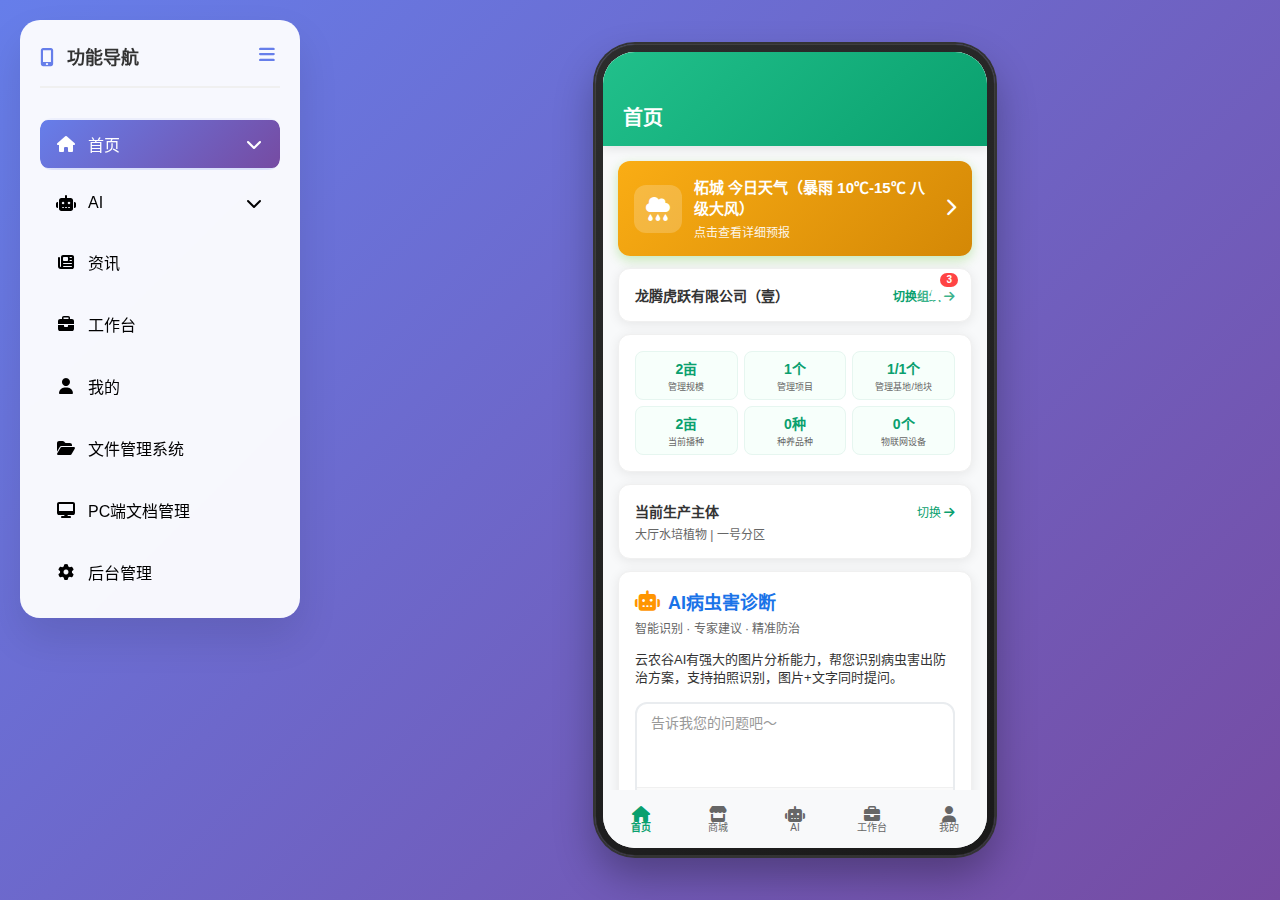
<file: index.html>
<!DOCTYPE html>
<html lang="zh-CN">
<head>
    <meta charset="UTF-8">
    <meta name="viewport" content="width=device-width, initial-scale=1.0">
    <title>移动端产品原型演示</title>
    <!-- Font Awesome 图标库：优先 jsDelivr，国内访问更稳定 -->
    <link rel="preconnect" href="https://cdn.jsdelivr.net" crossorigin>
    <link rel="stylesheet" href="https://cdn.jsdelivr.net/npm/@fortawesome/fontawesome-free@6.4.0/css/all.min.css" crossorigin="anonymous">
    <link rel="stylesheet" href="styles/main.css">
    <link rel="stylesheet" href="styles/yield-agent.css">
    <link rel="stylesheet" href="yield-prediction-styles.css">
</head>
<body>
    <div class="prototype-container">
        <!-- 左侧导航菜单 -->
        <div class="sidebar" id="sidebar">
            <div class="sidebar-header">
                <h3><i class="fas fa-mobile-alt"></i> 功能导航</h3>
                <button class="toggle-btn" id="toggleBtn">
                    <i class="fas fa-bars"></i>
                </button>
            </div>
            
            <nav class="nav-menu">
                <div class="nav-section">
                    <div class="nav-item main-item clickable-main" data-page="home" onclick="loadPage('home')">
                        <i class="fas fa-home"></i>
                        <span>首页</span>
                        <i class="fas fa-chevron-down arrow"></i>
                    </div>
                    <div class="sub-menu">
                        <div class="nav-item sub-item" data-page="fieldWorkstation">
                            <i class="fas fa-microchip"></i>
                            <span>田间工作站</span>
                        </div>
                        <div class="nav-item sub-item" data-page="farmCalendar">
                            <i class="fas fa-calendar-alt"></i>
                            <span>农事日历</span>
                        </div>
                        <div class="nav-item sub-item" data-page="plantingPlan">
                            <i class="fas fa-seedling"></i>
                            <span>种植计划</span>
                        </div>
                        <div class="nav-item sub-item" data-page="addFarmActivity">
                            <i class="fas fa-plus-circle"></i>
                            <span>添加农事活动</span>
                        </div>
                        <div class="nav-item sub-item" data-page="aiServiceEffect">
                            <i class="fas fa-book"></i>
                            <span>农事方案库</span>
                        </div>
                        <div class="nav-item sub-item" data-page="farmServiceRecord">
                            <i class="fas fa-plus-square"></i>
                            <span>新建农事方案</span>
                        </div>
                    </div>
                </div>
                <!-- 新增：商城、AI诊断、工作台、我的 入口 -->
                <!-- 商城菜单已隐藏 -->
                <div class="nav-section">
                    <div class="nav-item main-item" data-page="ai">
                        <i class="fas fa-robot"></i>
                        <span>AI</span>
                        <i class="fas fa-chevron-down arrow"></i>
                    </div>
                    <div class="sub-menu">
                        <div class="nav-item sub-item" data-page="aiChatCenter">
                            <i class="fas fa-comments"></i>
                            <span>AI对话</span>
                        </div>
                        <div class="nav-item sub-item" data-page="agentMarket">
                            <i class="fas fa-th-large"></i>
                            <span>智能体广场</span>
                        </div>
                        <div class="nav-item sub-item" data-page="mySubscriptions">
                            <i class="fas fa-star"></i>
                            <span>我的订阅</span>
                        </div>
                        <div class="nav-item sub-item" onclick="loadWeatherDisasterHome()">
                            <i class="fas fa-cloud-sun-rain"></i>
                            <span>气象灾害预警</span>
                        </div>
                        <div class="nav-item sub-item" onclick="enterPriceAgent('小麦')">
                            <i class="fas fa-dollar-sign"></i>
                            <span>小麦价格智能体</span>
                        </div>
                        <div class="nav-item sub-item" onclick="loadYieldPredictionHome()">
                            <i class="fas fa-seedling"></i>
                            <span>产量预测智能体</span>
                        </div>
                    </div>
                </div>
                <div class="nav-section">
                    <div class="nav-item main-item" data-page="newsList">
                        <i class="fas fa-newspaper"></i>
                        <span>资讯</span>
                    </div>
                </div>
                <div class="nav-section">
                    <div class="nav-item main-item" data-page="workbench">
                        <i class="fas fa-briefcase"></i>
                        <span>工作台</span>
                    </div>
                </div>
                <div class="nav-section">
                    <div class="nav-item main-item" data-page="profile">
                        <i class="fas fa-user"></i>
                        <span>我的</span>
                    </div>
                </div>
                <div class="nav-section">
                    <div class="nav-item main-item clickable-main" data-page="docPerformance" onclick="loadPage('docPerformance')">
                        <i class="fas fa-folder-open"></i>
                        <span>文件管理系统</span>
                    </div>
                </div>
                <div class="nav-section">
                    <a class="nav-item main-item" href="doc-management.html" target="_blank" style="text-decoration:none;color:inherit;">
                        <i class="fas fa-desktop"></i>
                        <span>PC端文档管理</span>
                    </a>
                </div>
                <div class="nav-section">
                    <a class="nav-item main-item" href="admin.html" target="_blank" style="text-decoration:none;color:inherit;">
                        <i class="fas fa-cog"></i>
                        <span>后台管理</span>
                    </a>
                </div>
            </nav>
        </div>
        
        <!-- 手机壳容器 -->
        <div class="phone-container">
            <div class="phone-frame">
                <div class="phone-screen">
                    <div class="phone-content" id="phoneContent">
                        <!-- 页面内容将通过JavaScript动态加载 -->
                    </div>
                </div>
            </div>
        </div>
    </div>
    
    <script src="scripts/main.js"></script>
</body>
</html>
</file>
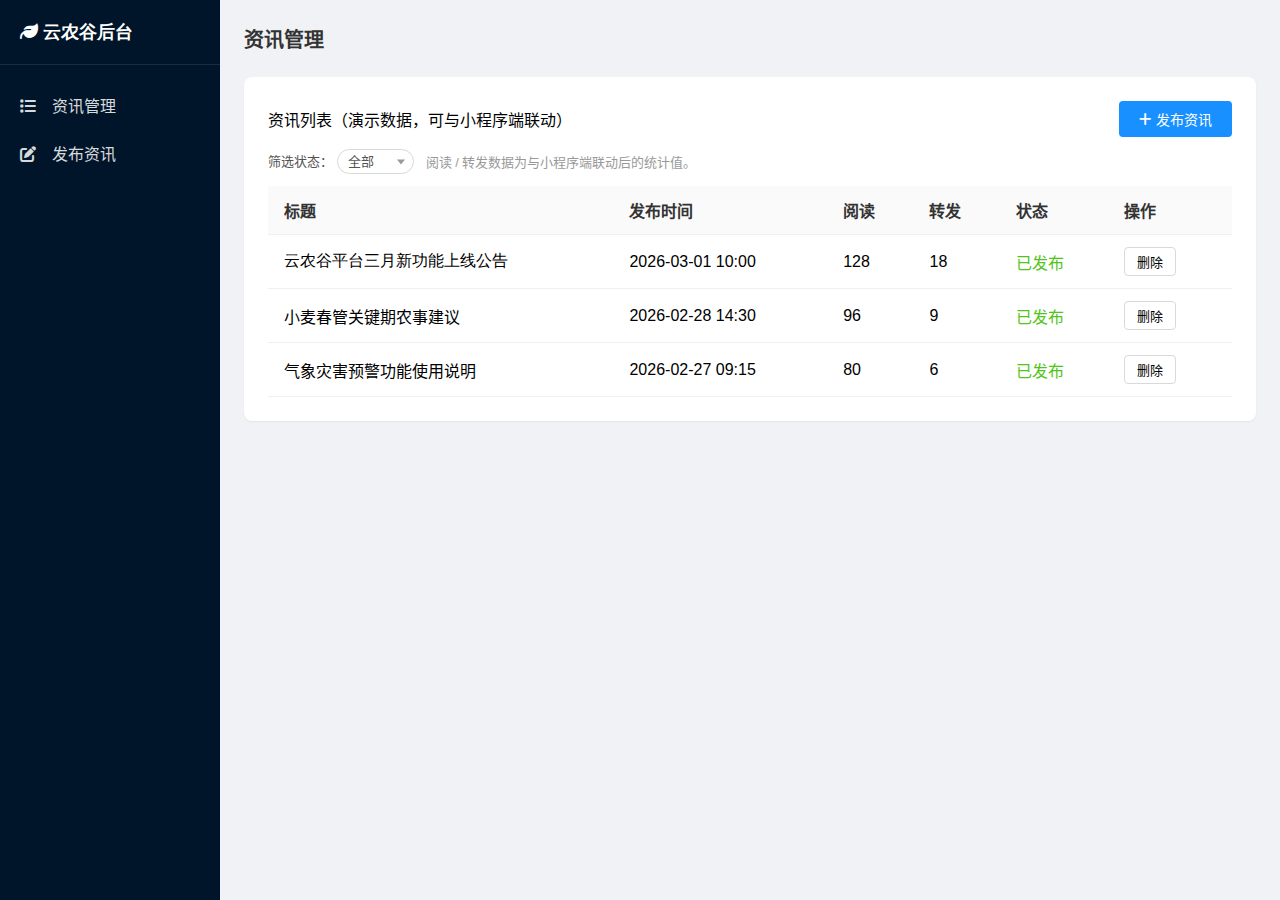
<file: admin.html>
<!DOCTYPE html>
<html lang="zh-CN">
<head>
    <meta charset="UTF-8">
    <meta name="viewport" content="width=device-width, initial-scale=1.0">
    <title>云农谷后台 - 资讯管理</title>
    <link rel="preconnect" href="https://cdn.jsdelivr.net" crossorigin>
    <link rel="stylesheet" href="https://cdn.jsdelivr.net/npm/@fortawesome/fontawesome-free@6.4.0/css/all.min.css" crossorigin="anonymous">
    <style>
        * { margin: 0; padding: 0; box-sizing: border-box; }
        body { font-family: -apple-system, BlinkMacSystemFont, 'Segoe UI', Roboto, sans-serif; background: #f0f2f5; min-height: 100vh; }
        .admin-layout { display: flex; min-height: 100vh; }
        .admin-sidebar { width: 220px; background: #001529; color: #fff; padding: 20px 0; }
        .admin-sidebar h2 { padding: 0 20px 20px; font-size: 18px; border-bottom: 1px solid rgba(255,255,255,0.1); margin-bottom: 16px; }
        .admin-nav-item { display: block; padding: 12px 20px; color: rgba(255,255,255,0.85); text-decoration: none; cursor: pointer; transition: background 0.2s; }
        .admin-nav-item:hover { background: rgba(255,255,255,0.1); color: #fff; }
        .admin-nav-item.active { background: #1890ff; color: #fff; }
        .admin-nav-item i { margin-right: 10px; width: 18px; }
        .admin-main { flex: 1; padding: 24px; overflow: auto; }
        .admin-header { margin-bottom: 24px; font-size: 20px; font-weight: 600; color: #333; }
        .admin-card { background: #fff; border-radius: 8px; box-shadow: 0 1px 2px rgba(0,0,0,0.06); padding: 24px; margin-bottom: 16px; }
        .admin-table { width: 100%; border-collapse: collapse; }
        .admin-table th, .admin-table td { padding: 12px 16px; text-align: left; border-bottom: 1px solid #f0f0f0; }
        .admin-table th { background: #fafafa; font-weight: 600; color: #333; }
        .admin-table .ops { white-space: nowrap; }
        .admin-table .ops button { margin-right: 8px; padding: 4px 12px; border-radius: 4px; border: 1px solid #d9d9d9; background: #fff; cursor: pointer; font-size: 13px; }
        .admin-table .ops button:hover { border-color: #1890ff; color: #1890ff; }
        .admin-table .ops button.danger:hover { border-color: #ff4d4f; color: #ff4d4f; }
        .status-published { color: #52c41a; }
        .status-draft { color: #faad14; }
        .status-deleted { color: #999; text-decoration: line-through; }
        .btn-primary { padding: 8px 20px; background: #1890ff; color: #fff; border: none; border-radius: 4px; cursor: pointer; font-size: 14px; }
        .btn-primary:hover { background: #40a9ff; }
        .form-group { margin-bottom: 16px; }
        .form-group label { display: block; margin-bottom: 6px; font-weight: 500; color: #333; }
        .form-group input[type="text"], .form-group textarea { width: 100%; padding: 8px 12px; border: 1px solid #d9d9d9; border-radius: 4px; font-size: 14px; }
        .cover-input-row { display: flex; align-items: center; gap: 8px; max-width: 480px; }
        .cover-input-row input[type="text"] { flex: 1; }
        .cover-upload-btn {
            position: relative;
            overflow: hidden;
            border: 1px dashed #d9d9d9;
            border-radius: 4px;
            padding: 6px 10px;
            font-size: 12px;
            color: #666;
            cursor: pointer;
            display: flex;
            align-items: center;
            gap: 4px;
            background: #fafafa;
        }
        .cover-upload-btn input[type="file"] {
            position: absolute;
            inset: 0;
            opacity: 0;
            cursor: pointer;
        }
        .cover-tip { margin-top: 4px; font-size: 12px; color: #999; }
        .cover-preview { margin-top: 8px; }
        .cover-preview img {
            width: 160px;
            height: 90px;
            object-fit: cover;
            border-radius: 6px;
            border: 1px solid #e5e5e5;
            background: #f5f5f5;
            display: block;
        }
        .form-actions { margin-top: 24px; display: flex; gap: 12px; }
        .form-actions button { padding: 8px 20px; border-radius: 4px; cursor: pointer; font-size: 14px; }
        .form-actions .btn-draft { background: #fff; border: 1px solid #d9d9d9; color: #666; }
        .form-actions .btn-draft:hover { border-color: #1890ff; color: #1890ff; }
        .filter-row { margin-bottom: 12px; display: flex; gap: 12px; align-items: center; font-size: 13px; }
        .filter-row .filter-label { color: #555; }
        .admin-filter-select-wrap {
            position: relative;
            display: inline-block;
        }
        .admin-filter-select-wrap select {
            appearance: none;
            -webkit-appearance: none;
            -moz-appearance: none;
            padding: 4px 26px 4px 10px;
            border-radius: 16px;
            border: 1px solid #d9d9d9;
            background: #fff;
            font-size: 13px;
            color: #555;
            cursor: pointer;
            outline: none;
        }
        .admin-filter-select-wrap::after {
            content: '';
            position: absolute;
            right: 9px;
            top: 50%;
            transform: translateY(-50%);
            width: 0;
            height: 0;
            border-left: 4px solid transparent;
            border-right: 4px solid transparent;
            border-top: 5px solid #999;
            pointer-events: none;
        }
        .page-section { display: none; }
        .page-section.active { display: block; }
        .empty-tip { color: #999; text-align: center; padding: 40px 20px; }
        .editor-toolbar { border: 1px solid #d9d9d9; border-bottom: none; border-radius: 4px 4px 0 0; padding: 6px 8px; background: #fafafa; display: flex; gap: 6px; flex-wrap: wrap; }
        .editor-toolbar button { border: 1px solid #d9d9d9; background: #fff; border-radius: 4px; padding: 4px 8px; font-size: 12px; cursor: pointer; display: flex; align-items: center; gap: 4px; }
        .editor-toolbar button:hover { border-color: #1890ff; color: #1890ff; }
        .editor-toolbar .toolbar-divider {
            width: 1px;
            align-self: stretch;
            background: #e0e0e0;
            margin: 0 4px;
        }
        .rich-editor { border: 1px solid #d9d9d9; border-radius: 0 0 4px 4px; min-height: 160px; padding: 8px 12px; background: #fff; overflow-y: auto; }
        .rich-editor:focus { outline: none; border-color: #1890ff; box-shadow: 0 0 0 1px rgba(24,144,255,0.2); }
        .rich-editor p { margin-bottom: 8px; }
        .rich-editor img { max-width: 100%; border-radius: 6px; margin: 8px 0; display: block; }
        .rich-editor hr.editor-hr { border: none; border-top: 1px dashed #d9d9d9; margin: 12px 0; }
        .rich-editor .editor-highlight-block {
            background: #fffbe6;
            border-left: 4px solid #faad14;
            padding: 8px 10px;
            border-radius: 4px;
            font-size: 13px;
            color: #664314;
            margin: 8px 0;
        }
        .rich-editor pre.editor-code-block {
            background: #1e1e1e;
            color: #f8f8f2;
            padding: 8px 10px;
            border-radius: 4px;
            font-family: Consolas, Menlo, Monaco, monospace;
            overflow-x: auto;
            font-size: 12px;
            margin: 8px 0;
        }
        .rich-editor blockquote.editor-quote {
            border-left: 3px solid #d9d9d9;
            margin: 8px 0;
            padding: 4px 10px;
            color: #666;
            background: #fafafa;
            font-size: 13px;
        }
        /* 编辑器内视频占位样式（与前台资讯详情风格接近的简化版） */
        .rich-editor .news-video-placeholder {
            margin: 16px 0;
            border-radius: 6px;
            background: #1a1a1a;
            border: 1px solid #333;
            min-height: 140px;
            display: flex;
            align-items: center;
            justify-content: center;
        }
        .rich-editor .news-video-inner {
            display: flex;
            flex-direction: column;
            align-items: center;
            gap: 6px;
            color: rgba(255,255,255,0.9);
            font-size: 13px;
        }
        .rich-editor .news-video-inner i {
            font-size: 40px;
            color: #21c08b;
        }
    </style>
</head>
<body>
    <div class="admin-layout">
        <aside class="admin-sidebar">
            <h2><i class="fas fa-leaf"></i> 云农谷后台</h2>
            <a class="admin-nav-item" data-page="list"><i class="fas fa-list"></i> 资讯管理</a>
            <a class="admin-nav-item" data-page="publish"><i class="fas fa-edit"></i> 发布资讯</a>
        </aside>
        <main class="admin-main">
            <div class="admin-header">资讯管理</div>

            <section id="section-list" class="page-section active admin-card">
                <div style="margin-bottom:12px;display:flex;justify-content:space-between;align-items:center;">
                    <span>资讯列表（演示数据，可与小程序端联动）</span>
                    <button class="btn-primary" onclick="showPage('publish')"><i class="fas fa-plus"></i> 发布资讯</button>
                </div>
                <div class="filter-row">
                    <div class="filter-label">
                        筛选状态：
                        <span class="admin-filter-select-wrap">
                            <select id="adminFilterStatus" onchange="renderList()">
                                <option value="all">全部</option>
                                <option value="published">已发布</option>
                                <option value="draft">草稿</option>
                                <option value="deleted">已删除</option>
                            </select>
                        </span>
                    </div>
                    <div style="color:#999;">阅读 / 转发数据为与小程序端联动后的统计值。</div>
                </div>
                <table class="admin-table">
                    <thead>
                        <tr><th>标题</th><th>发布时间</th><th>阅读</th><th>转发</th><th>状态</th><th>操作</th></tr>
                    </thead>
                    <tbody id="adminNewsTbody"></tbody>
                </table>
                <div id="adminListEmpty" class="empty-tip" style="display:none;">暂无资讯，请点击「发布资讯」添加</div>
            </section>

            <section id="section-publish" class="page-section admin-card">
                <div class="admin-header" style="margin-bottom:20px;">发布资讯</div>
                <form id="adminNewsForm" onsubmit="return submitNews(event)">
                    <div class="form-group">
                        <label>标题</label>
                        <input type="text" id="newsTitle" placeholder="请输入资讯标题" required>
                    </div>
                    <div class="form-group">
                        <label>封面图 <span style="color:#ff4d4f;font-size:12px;">（可上传图片或填写 URL；如均为空，将自动使用系统默认封面）</span></label>
                        <div class="cover-input-row">
                            <input type="text" id="newsCover" placeholder="输入图片 URL 或使用默认封面">
                            <label class="cover-upload-btn">
                                <i class="fas fa-upload"></i><span>上传图片</span>
                                <input type="file" id="newsCoverFile" accept="image/*" onchange="handleCoverFileChange(event)">
                            </label>
                        </div>
                        <div class="cover-tip">建议 16:9 横图，大小 &lt; 1MB。支持上传本地图片或填写线上图片地址。</div>
                        <div class="cover-preview">
                            <img id="newsCoverPreviewImg" src="" alt="封面预览">
                        </div>
                    </div>
                    <div class="form-group">
                        <label>摘要</label>
                        <input type="text" id="newsSummary" placeholder="简短摘要">
                    </div>
                    <div class="form-group">
                        <label>正文（富文本，支持标题 / 颜色 / 分割线 / 高亮块 / 代码块 / 引用等）</label>
                        <div class="editor-toolbar">
                            <button type="button" onclick="applyHeading('h2')"><i class="fas fa-heading"></i>标题</button>
                            <button type="button" onclick="applyHeading('p')"><i class="fas fa-paragraph"></i>正文</button>
                            <span class="toolbar-divider"></span>
                            <button type="button" onclick="editorCommand('bold')"><i class="fas fa-bold"></i>加粗</button>
                            <button type="button" onclick="editorCommand('insertUnorderedList')"><i class="fas fa-list-ul"></i>列表</button>
                            <button type="button" onclick="changeFontColor()"><i class="fas fa-palette"></i>文字颜色</button>
                            <button type="button" onclick="insertDivider()"><i class="fas fa-minus"></i>分割线</button>
                            <button type="button" onclick="insertHighlightBlock()"><i class="fas fa-highlighter"></i>高亮块</button>
                            <button type="button" onclick="insertQuoteBlock()"><i class="fas fa-quote-left"></i>引用</button>
                            <button type="button" onclick="insertCodeBlock()"><i class="fas fa-code"></i>代码块</button>
                            <button type="button" onclick="insertEditorImage()"><i class="fas fa-image"></i>插入图片</button>
                            <button type="button" onclick="insertEditorVideo()"><i class="fas fa-play-circle"></i>插入视频</button>
                        </div>
                        <div id="newsContent" class="rich-editor" contenteditable="true"></div>
                    </div>
                    <div class="form-actions">
                        <button type="submit" class="btn-primary">发布</button>
                        <button type="button" class="btn-draft" onclick="saveDraft()">存草稿</button>
                    </div>
                </form>
            </section>
        </main>
    </div>
    <script>
        var STORAGE_KEY = 'yunng_news_list';
        var DEFAULT_COVER = 'data:image/svg+xml;utf8,' + encodeURIComponent(
            '<svg xmlns="http://www.w3.org/2000/svg" width="220" height="140" viewBox="0 0 220 140">' +
            '<defs><linearGradient id="g" x1="0" y1="0" x2="1" y2="1"><stop offset="0" stop-color="#21c08b"/><stop offset="1" stop-color="#0aa06e"/></linearGradient></defs>' +
            '<rect x="0" y="0" width="220" height="140" rx="16" fill="#f5f5f5"/>' +
            '<rect x="10" y="10" width="200" height="120" rx="14" fill="url(#g)"/>' +
            '<circle cx="60" cy="70" r="22" fill="rgba(255,255,255,0.18)"/>' +
            '<circle cx="140" cy="60" r="16" fill="rgba(255,255,255,0.32)"/>' +
            '<path d="M46 82 L70 58 L98 86" fill="none" stroke="white" stroke-width="3" stroke-linecap="round" stroke-linejoin="round"/>' +
            '<text x="110" y="108" text-anchor="middle" font-size="14" fill="white" font-weight="600">云农谷资讯</text>' +
            '</svg>'
        );
        var DEFAULT_LIST = [
            { id: 'news1', title: '云农谷平台三月新功能上线公告', cover: DEFAULT_COVER, summary: '产量预测、价格行情等能力全面升级', content: '<p>尊敬的用户：云农谷平台将于本月上线产量预测智能体、小麦/玉米/大豆价格行情等新功能，敬请体验。</p>', publishTime: '2026-03-01 10:00', status: 'published', readCount: 128, shareCount: 18 },
            { id: 'news2', title: '小麦春管关键期农事建议', cover: DEFAULT_COVER, summary: '针对当前苗情与天气的田间管理要点', content: '<p>当前小麦处于返青至拔节期，建议关注墒情与病虫害。</p>', publishTime: '2026-02-28 14:30', status: 'published', readCount: 96, shareCount: 9 },
            { id: 'news3', title: '气象灾害预警功能使用说明', cover: DEFAULT_COVER, summary: '如何在小程序内查看与订阅预警', content: '<p>云农谷已接入气象灾害预警服务。</p>', publishTime: '2026-02-27 09:15', status: 'published', readCount: 80, shareCount: 6 }
        ];

        function getList() {
            try {
                var raw = localStorage.getItem(STORAGE_KEY);
                if (raw) {
                    var list = JSON.parse(raw);
                    if (Array.isArray(list) && list.length > 0) return list;
                }
            } catch (e) {}
            return DEFAULT_LIST.slice();
        }

        function setList(list) {
            localStorage.setItem(STORAGE_KEY, JSON.stringify(list));
        }

        function showPage(page) {
            document.querySelectorAll('.page-section').forEach(function(el) { el.classList.remove('active'); });
            document.querySelectorAll('.admin-nav-item').forEach(function(el) { el.classList.remove('active'); });
            var section = document.getElementById('section-' + page);
            var nav = document.querySelector('.admin-nav-item[data-page="' + page + '"]');
            if (section) section.classList.add('active');
            if (nav) nav.classList.add('active');
            if (page === 'list') renderList();
            if (page === 'publish') syncCoverPreviewFromInput();
        }

        function renderList() {
            var list = getList();
            var tbody = document.getElementById('adminNewsTbody');
            var empty = document.getElementById('adminListEmpty');
            var filterSelect = document.getElementById('adminFilterStatus');
            var filterStatus = filterSelect ? filterSelect.value : 'all';
            if (!tbody) return;
            if (!Array.isArray(list) || list.length === 0) {
                tbody.innerHTML = '';
                if (empty) empty.style.display = 'block';
                return;
            }
            var filtered = list.filter(function(n) {
                if (!filterStatus || filterStatus === 'all') return true;
                return n.status === filterStatus;
            });
            if (filtered.length === 0) {
                tbody.innerHTML = '';
                if (empty) empty.style.display = 'block';
                return;
            }
            if (empty) empty.style.display = 'none';
            tbody.innerHTML = filtered.map(function(n) {
                var statusClass = n.status === 'published' ? 'status-published' : (n.status === 'draft' ? 'status-draft' : 'status-deleted');
                var statusText = n.status === 'published' ? '已发布' : (n.status === 'draft' ? '草稿' : '已删除');
                var reads = typeof n.readCount === 'number' ? n.readCount : 0;
                var shares = typeof n.shareCount === 'number' ? n.shareCount : 0;
                return '<tr><td>' + escapeHtml(n.title) + '</td><td>' + escapeHtml(n.publishTime || '') + '</td><td>' + reads + '</td><td>' + shares + '</td><td><span class="' + statusClass + '">' + statusText + '</span></td><td class="ops"><button type="button" onclick="deleteNews(\'' + n.id + '\')">删除</button></td></tr>';
            }).join('');
        }

        function escapeHtml(s) {
            if (!s) return '';
            var div = document.createElement('div');
            div.textContent = s;
            return div.innerHTML;
        }

        function deleteNews(id) {
            if (!confirm('确定删除这条资讯吗？删除后小程序端将不再展示，但后台仍可在“已删除”列表中查看。（演示）')) return;
            var list = getList().map(function(n) {
                if (n.id === id) {
                    return Object.assign({}, n, { status: 'deleted' });
                }
                return n;
            });
            setList(list);
            renderList();
            alert('已标记为已删除（演示）');
        }

        function setCoverPreview(src) {
            var img = document.getElementById('newsCoverPreviewImg');
            if (img) {
                img.src = src || DEFAULT_COVER;
            }
        }

        function handleCoverFileChange(e) {
            var file = e.target.files && e.target.files[0];
            if (!file) return;
            var reader = new FileReader();
            reader.onload = function(ev) {
                var url = ev.target && ev.target.result ? ev.target.result : '';
                var input = document.getElementById('newsCover');
                if (input) input.value = url;
                setCoverPreview(url || DEFAULT_COVER);
            };
            reader.readAsDataURL(file);
        }

        function syncCoverPreviewFromInput() {
            var input = document.getElementById('newsCover');
            var val = input ? input.value.trim() : '';
            setCoverPreview(val || DEFAULT_COVER);
        }

        function getEditorHtml() {
            var editor = document.getElementById('newsContent');
            return editor ? editor.innerHTML.trim() : '';
        }

        function clearEditor() {
            var editor = document.getElementById('newsContent');
            if (editor) editor.innerHTML = '';
        }

        function editorCommand(cmd) {
            try {
                document.execCommand(cmd, false, null);
            } catch (e) {}
        }

        function applyHeading(tag) {
            try {
                var block = tag && tag.toUpperCase ? tag.toUpperCase() : 'P';
                document.execCommand('formatBlock', false, block);
            } catch (e) {}
        }

        function changeFontColor() {
            var color = prompt('请输入文字颜色（例如：#21c08b 或 red）');
            if (!color) return;
            try {
                document.execCommand('foreColor', false, color);
            } catch (e) {}
        }

        function insertHtmlToEditor(html) {
            var editor = document.getElementById('newsContent');
            if (!editor) return;
            editor.focus();
            try {
                if (document.queryCommandSupported && document.queryCommandSupported('insertHTML')) {
                    document.execCommand('insertHTML', false, html);
                } else {
                    editor.innerHTML += html;
                }
            } catch (e) {
                editor.innerHTML += html;
            }
        }

        function insertDivider() {
            insertHtmlToEditor('<hr class="editor-hr" />');
        }

        function insertHighlightBlock() {
            var selection = window.getSelection ? window.getSelection().toString() : '';
            var text = selection || '高亮内容示例，可在此输入重点提示信息。';
            insertHtmlToEditor('<div class="editor-highlight-block">' + escapeHtml(text) + '</div>');
        }

        function insertQuoteBlock() {
            var selection = window.getSelection ? window.getSelection().toString() : '';
            var text = selection || '这里是一段引用示例内容。';
            insertHtmlToEditor('<blockquote class="editor-quote">' + escapeHtml(text) + '</blockquote>');
        }

        function insertCodeBlock() {
            var code = '// 在此粘贴示例代码';
            insertHtmlToEditor('<pre class="editor-code-block"><code>' + escapeHtml(code) + '</code></pre>');
        }

        function insertEditorImage() {
            var url = prompt('请输入图片 URL');
            if (!url) return;
            try {
                document.execCommand('insertImage', false, url);
            } catch (e) {
                var editor = document.getElementById('newsContent');
                if (editor) {
                    editor.innerHTML += '<p><img src="' + url + '" alt="图片" /></p>';
                }
            }
        }

        function insertEditorVideo() {
            var desc = prompt('请输入视频说明（如：示例演示视频）');
            if (desc === null) return;
            desc = desc.trim() || '示例视频';
            var editor = document.getElementById('newsContent');
            if (!editor) return;
            var html = '<div class="news-video-placeholder"><div class="news-video-inner"><i class="fas fa-play-circle"></i><span>'
                + desc.replace(/</g, '&lt;').replace(/>/g, '&gt;')
                + '</span></div></div>';
            editor.innerHTML += html;
        }

        function submitNews(e) {
            e.preventDefault();
            var title = document.getElementById('newsTitle').value.trim();
            var coverInput = document.getElementById('newsCover');
            var cover = coverInput ? coverInput.value.trim() : '';
            if (!cover) cover = DEFAULT_COVER;
            var summary = document.getElementById('newsSummary').value.trim();
            var content = getEditorHtml();
            if (!title) { alert('请填写标题'); return false; }
            var list = getList();
            var now = new Date();
            var timeStr = now.getFullYear() + '-' + String(now.getMonth()+1).padStart(2,'0') + '-' + String(now.getDate()).padStart(2,'0') + ' ' + String(now.getHours()).padStart(2,'0') + ':' + String(now.getMinutes()).padStart(2,'0');
            var id = 'news' + Date.now();
            list.unshift({ id: id, title: title, cover: cover, summary: summary, content: content || '', publishTime: timeStr, status: 'published', readCount: 0 });
            setList(list);
            document.getElementById('adminNewsForm').reset();
            clearEditor();
            alert('发布成功（演示）。刷新小程序首页可看到最新资讯。');
            showPage('list');
            return false;
        }

        function saveDraft() {
            var title = document.getElementById('newsTitle').value.trim();
            if (!title) { alert('请至少填写标题'); return; }
            var list = getList();
            var id = 'news' + Date.now();
            var now = new Date();
            var timeStr = now.getFullYear() + '-' + String(now.getMonth()+1).padStart(2,'0') + '-' + String(now.getDate()).padStart(2,'0') + ' ' + String(now.getHours()).padStart(2,'0') + ':' + String(now.getMinutes()).padStart(2,'0');
            var coverInput = document.getElementById('newsCover');
            var cover = coverInput ? coverInput.value.trim() : '';
            if (!cover) cover = DEFAULT_COVER;
            list.unshift({ id: id, title: title, cover: cover, summary: document.getElementById('newsSummary').value.trim(), content: getEditorHtml(), publishTime: timeStr, status: 'draft', readCount: 0 });
            setList(list);
            document.getElementById('adminNewsForm').reset();
            clearEditor();
            alert('已存为草稿（演示）');
            showPage('list');
        }

        document.querySelectorAll('.admin-nav-item').forEach(function(el) {
            el.addEventListener('click', function() { showPage(this.getAttribute('data-page')); });
        });
        // 初始封面预览与事件绑定
        syncCoverPreviewFromInput();
        var coverInput = document.getElementById('newsCover');
        if (coverInput) {
            coverInput.addEventListener('blur', syncCoverPreviewFromInput);
        }
        renderList();
    </script>
</body>
</html>
</file>
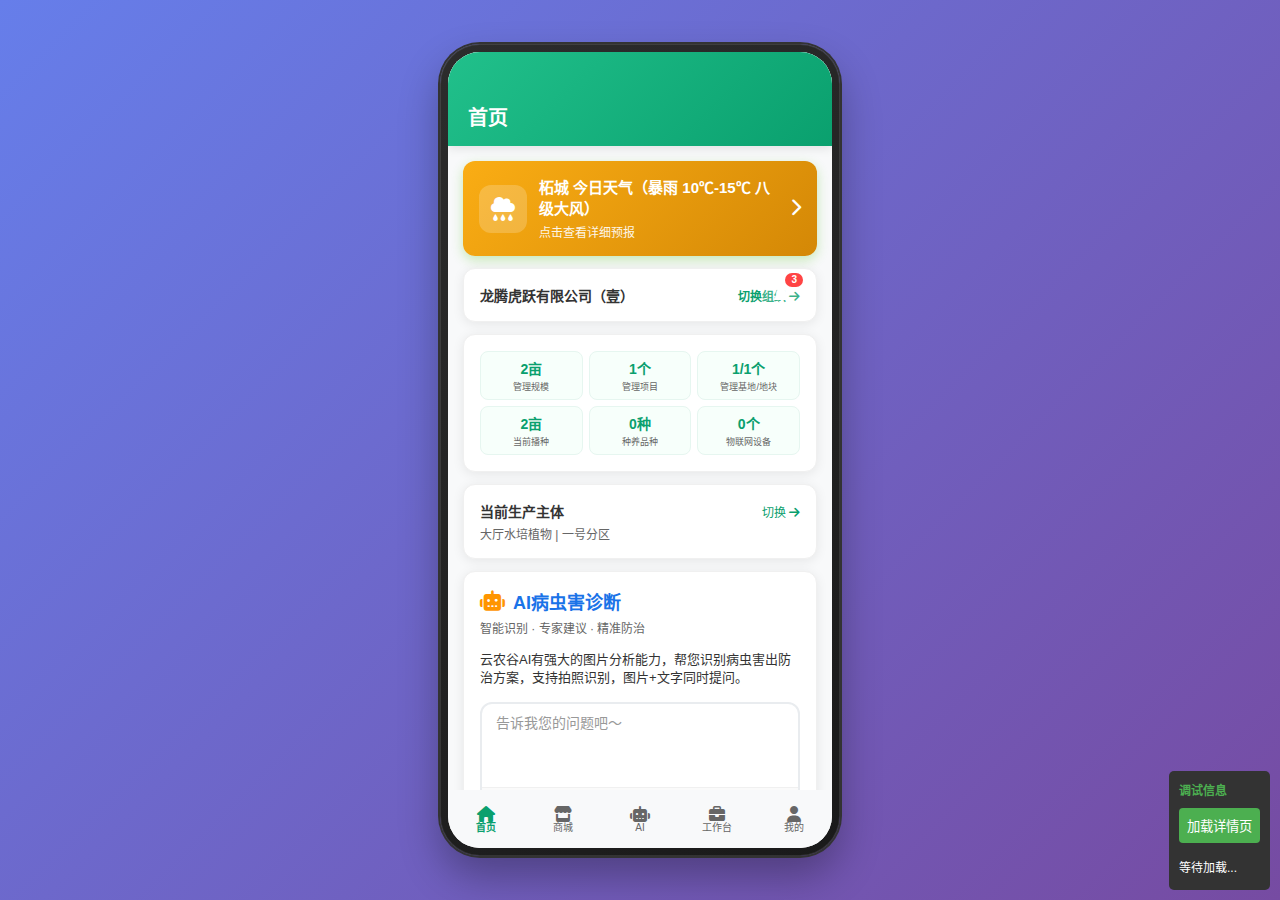
<file: debug-detail.html>
<!DOCTYPE html>
<html lang="zh-CN">
<head>
    <meta charset="UTF-8">
    <meta name="viewport" content="width=device-width, initial-scale=1.0">
    <title>详情页调试</title>
    <link rel="preconnect" href="https://cdn.jsdelivr.net" crossorigin>
    <link rel="stylesheet" href="https://cdn.jsdelivr.net/npm/@fortawesome/fontawesome-free@6.4.0/css/all.min.css" crossorigin="anonymous">
    <link rel="stylesheet" href="styles/main.css">
    <style>
        .debug-info {
            position: fixed;
            bottom: 10px;
            right: 10px;
            background: #333;
            color: white;
            padding: 10px;
            border-radius: 5px;
            font-size: 12px;
            max-width: 300px;
            z-index: 9999;
        }
        .debug-info h4 {
            margin: 0 0 10px 0;
            color: #4CAF50;
        }
        .debug-info p {
            margin: 5px 0;
        }
    </style>
</head>
<body>
    <div class="prototype-container">
        <div class="phone-container">
            <div class="phone-frame">
                <div class="phone-screen">
                    <div class="phone-content" id="phoneContent">
                        <!-- 手动加载详情页 -->
                        <div class="mobile-page price-report-page">
                            <div class="mobile-header">
                                <button class="back-btn">
                                    <i class="fas fa-arrow-left"></i>
                                </button>
                                <div class="header-title">
                                    <h1 id="priceReportTitle">小麦价格AI分析报告</h1>
                                </div>
                            </div>
                            <div class="price-report-content" id="priceReportContent">
                                <div style="text-align:center;padding:50px;color:#999;">
                                    点击下方按钮加载详情...
                                </div>
                            </div>
                        </div>
                    </div>
                </div>
            </div>
        </div>
    </div>
    
    <div class="debug-info">
        <h4>调试信息</h4>
        <button onclick="loadDebugReport()" style="width:100%;padding:8px;margin-bottom:10px;background:#4CAF50;color:white;border:none;border-radius:4px;cursor:pointer;">
            加载详情页
        </button>
        <p id="debugStatus">等待加载...</p>
    </div>
    
    <script src="scripts/main.js"></script>
    <script>
        function loadDebugReport() {
            const statusEl = document.getElementById('debugStatus');
            statusEl.innerHTML = '开始加载...';
            
            try {
                const container = document.getElementById('priceReportContent');
                if (!container) {
                    statusEl.innerHTML = '<span style="color:red;">✗ 容器未找到</span>';
                    return;
                }
                
                statusEl.innerHTML = '容器已找到<br>';
                
                // 检查函数是否存在
                if (typeof generatePriceAnalysisReport !== 'function') {
                    statusEl.innerHTML += '<span style="color:red;">✗ 函数不存在</span>';
                    return;
                }
                
                statusEl.innerHTML += '函数已找到<br>';
                
                // 检查数据
                if (typeof priceAgentData === 'undefined') {
                    statusEl.innerHTML += '<span style="color:red;">✗ 数据不存在</span>';
                    return;
                }
                
                statusEl.innerHTML += '数据已找到<br>';
                
                // 调用函数
                generatePriceAnalysisReport(container, '小麦', '河南');
                
                statusEl.innerHTML += '<span style="color:#4CAF50;">✓ 加载完成！</span>';
            } catch (error) {
                statusEl.innerHTML = '<span style="color:red;">错误: ' + error.message + '</span>';
                console.error('详细错误:', error);
            }
        }
        
        // 页面加载完成后自动执行
        window.addEventListener('load', function() {
            console.log('页面加载完成，2秒后自动加载详情...');
            setTimeout(loadDebugReport, 2000);
        });
    </script>
</body>
</html>
</file>
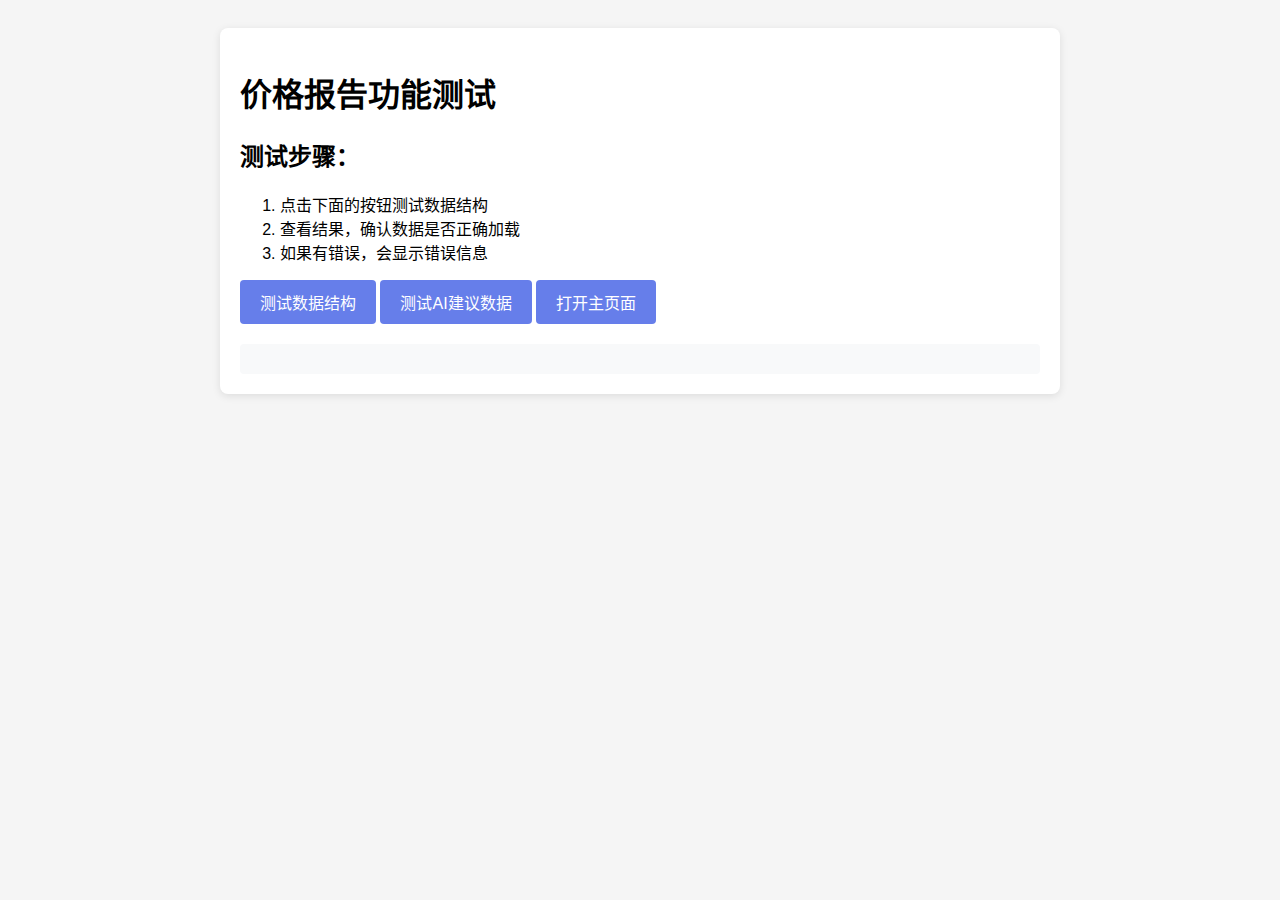
<file: test-price-report.html>
<!DOCTYPE html>
<html lang="zh-CN">
<head>
    <meta charset="UTF-8">
    <meta name="viewport" content="width=device-width, initial-scale=1.0">
    <title>价格报告测试</title>
    <style>
        body {
            font-family: Arial, sans-serif;
            padding: 20px;
            background: #f5f5f5;
        }
        .test-container {
            max-width: 800px;
            margin: 0 auto;
            background: white;
            padding: 20px;
            border-radius: 8px;
            box-shadow: 0 2px 8px rgba(0,0,0,0.1);
        }
        button {
            padding: 10px 20px;
            background: #667eea;
            color: white;
            border: none;
            border-radius: 4px;
            cursor: pointer;
            font-size: 16px;
        }
        button:hover {
            background: #5568d3;
        }
        #result {
            margin-top: 20px;
            padding: 15px;
            background: #f8f9fa;
            border-radius: 4px;
        }
        .error {
            color: red;
        }
        .success {
            color: green;
        }
    </style>
</head>
<body>
    <div class="test-container">
        <h1>价格报告功能测试</h1>
        
        <h2>测试步骤：</h2>
        <ol>
            <li>点击下面的按钮测试数据结构</li>
            <li>查看结果，确认数据是否正确加载</li>
            <li>如果有错误，会显示错误信息</li>
        </ol>
        
        <button onclick="testData()">测试数据结构</button>
        <button onclick="testAIAdvice()">测试AI建议数据</button>
        <button onclick="window.open('index.html', '_blank')">打开主页面</button>
        
        <div id="result"></div>
    </div>
    
    <script>
        // 复制主要的数据结构进行测试
        const testPriceData = {
            '小麦': {
                name: '小麦',
                region: '河南',
                currentPrice: 2.65,
                priceUnit: '元/斤',
                change: 0.08,
                changePercent: 3.1,
                insight: '受雨雪影响，河南局部看涨',
                shortTermForecast: '预计未来3-5天价格将继续保持上涨态势，受降雪天气影响，运输成本上升，建议密切关注天气变化及市场动态。',
                historyData: [
                    { date: '01-04', price: 2.50 },
                    { date: '01-05', price: 2.52 },
                    { date: '01-06', price: 2.55 },
                    { date: '01-07', price: 2.58 },
                    { date: '01-08', price: 2.60 },
                    { date: '01-09', price: 2.62 },
                    { date: '01-10', price: 2.65 }
                ],
                regionData: [
                    { region: '河南', price: 2.65, trend: 'up' },
                    { region: '山东', price: 2.62, trend: 'stable' },
                    { region: '河北', price: 2.60, trend: 'up' }
                ],
                aiAdvice: {
                    trend: 'up',
                    summary: '短期内价格将保持上涨趋势',
                    details: [
                        '天气因素：降雪天气影响运输，推高物流成本，支撑价格上涨',
                        '市场需求：春节前备货需求旺盛，面粉企业采购积极',
                        '供应情况：农户惜售情绪较浓，市场流通粮源偏紧',
                        '政策面：收储政策平稳，市场运行正常',
                        '建议：当前价格处于合理区间，可根据自身情况选择出售时机，建议分批次出售降低风险'
                    ],
                    risks: ['天气转好后运输成本下降', '市场供应量增加', '节后需求回落'],
                    opportunities: ['春节前备货需求持续', '天气因素持续影响', '农户惜售支撑价格']
                }
            }
        };
        
        function testData() {
            const resultDiv = document.getElementById('result');
            const data = testPriceData['小麦'];
            
            let html = '<h3>数据检查结果：</h3>';
            
            // 检查基础数据
            html += '<div class="success">✓ 基础数据存在</div>';
            html += `<p>名称：${data.name}</p>`;
            html += `<p>地区：${data.region}</p>`;
            html += `<p>当前价格：¥${data.currentPrice}/斤</p>`;
            html += `<p>涨跌：${data.change >= 0 ? '+' : ''}${data.change} (${data.changePercent}%)</p>`;
            
            // 检查短期预测
            if (data.shortTermForecast) {
                html += '<div class="success">✓ 短期预测数据存在</div>';
                html += `<p>短期预测：${data.shortTermForecast}</p>`;
            } else {
                html += '<div class="error">✗ 短期预测数据缺失</div>';
            }
            
            // 检查AI建议
            if (data.aiAdvice) {
                html += '<div class="success">✓ AI建议数据存在</div>';
            } else {
                html += '<div class="error">✗ AI建议数据缺失</div>';
            }
            
            resultDiv.innerHTML = html;
        }
        
        function testAIAdvice() {
            const resultDiv = document.getElementById('result');
            const data = testPriceData['小麦'];
            
            let html = '<h3>AI建议详细检查：</h3>';
            
            if (!data.aiAdvice) {
                html += '<div class="error">✗ AI建议对象不存在</div>';
                resultDiv.innerHTML = html;
                return;
            }
            
            const advice = data.aiAdvice;
            
            // 检查趋势
            html += '<h4>趋势信息：</h4>';
            html += `<p>趋势方向：${advice.trend || '未设置'}</p>`;
            html += `<p>趋势摘要：${advice.summary || '未设置'}</p>`;
            
            // 检查详细信息
            html += '<h4>详细建议：</h4>';
            if (advice.details && advice.details.length > 0) {
                html += '<ul>';
                advice.details.forEach(detail => {
                    html += `<li>${detail}</li>`;
                });
                html += '</ul>';
            } else {
                html += '<div class="error">✗ 详细建议为空</div>';
            }
            
            // 检查风险
            html += '<h4>风险因素：</h4>';
            if (advice.risks && advice.risks.length > 0) {
                html += '<ul>';
                advice.risks.forEach(risk => {
                    html += `<li>${risk}</li>`;
                });
                html += '</ul>';
            } else {
                html += '<div class="error">✗ 风险因素为空</div>';
            }
            
            // 检查机会
            html += '<h4>利好因素：</h4>';
            if (advice.opportunities && advice.opportunities.length > 0) {
                html += '<ul>';
                advice.opportunities.forEach(opp => {
                    html += `<li>${opp}</li>`;
                });
                html += '</ul>';
            } else {
                html += '<div class="error">✗ 利好因素为空</div>';
            }
            
            resultDiv.innerHTML = html;
        }
    </script>
</body>
</html>
</file>
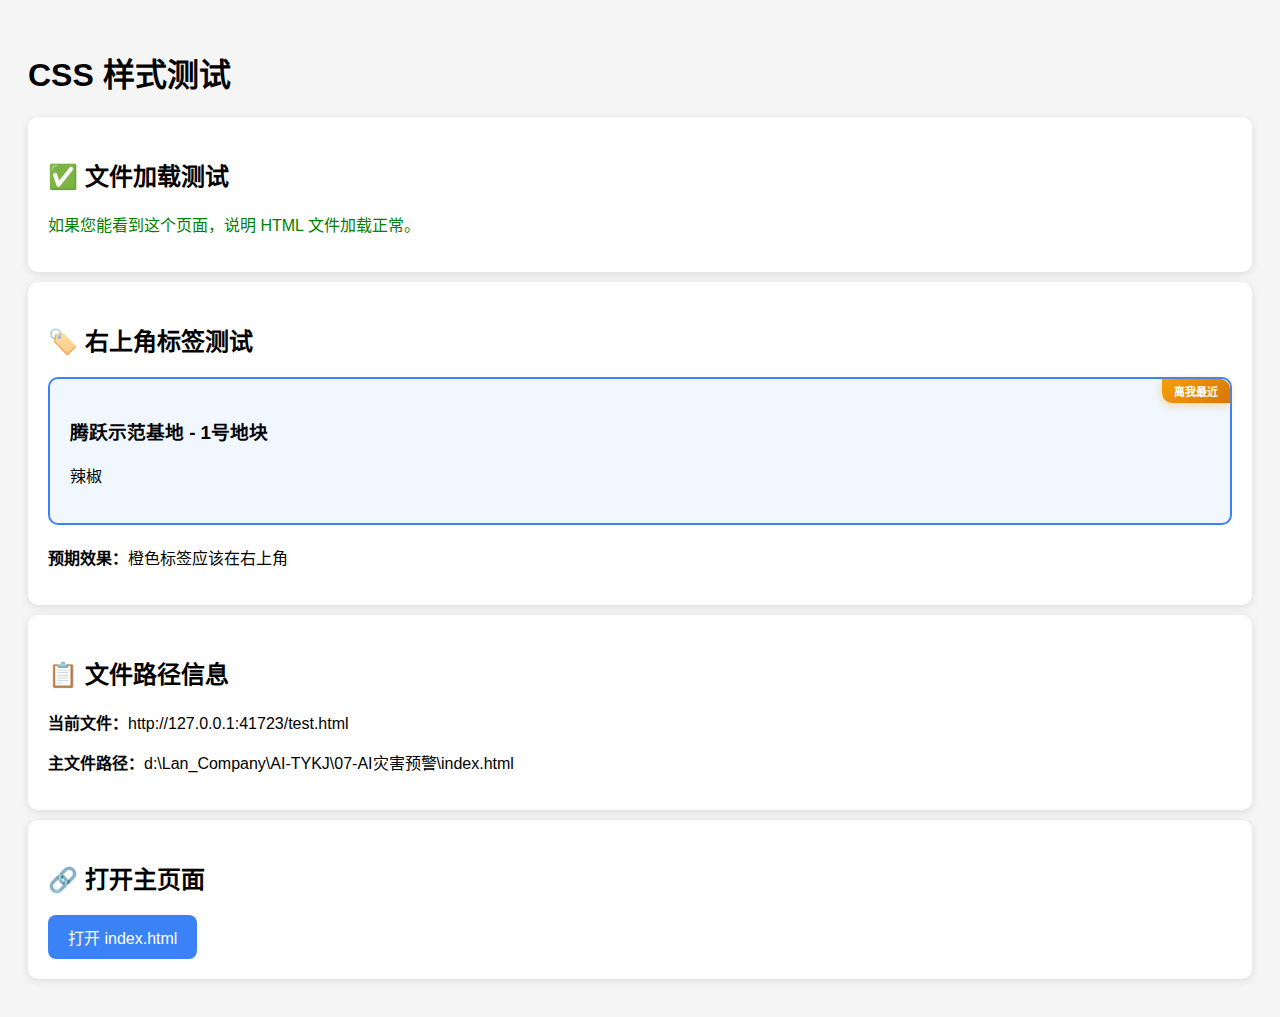
<file: test.html>
<!DOCTYPE html>
<html lang="zh-CN">
<head>
    <meta charset="UTF-8">
    <meta name="viewport" content="width=device-width, initial-scale=1.0">
    <title>测试页面</title>
    <style>
        body {
            font-family: Arial, sans-serif;
            padding: 20px;
            background: #f5f5f5;
        }
        .test-card {
            background: white;
            padding: 20px;
            border-radius: 10px;
            margin: 10px 0;
            box-shadow: 0 2px 8px rgba(0,0,0,0.1);
        }
        .success { color: green; }
        .error { color: red; }
        .block-badge-corner {
            position: absolute;
            top: 0;
            right: 0;
            background: linear-gradient(135deg, #f59e0b 0%, #d97706 100%);
            color: white;
            font-size: 11px;
            padding: 4px 12px;
            border-radius: 0 10px 0 10px;
            font-weight: 600;
            box-shadow: 0 2px 8px rgba(245, 158, 11, 0.4);
            z-index: 2;
        }
        .test-block {
            position: relative;
            background: #f0f7ff;
            padding: 20px;
            border: 2px solid #3b82f6;
            border-radius: 10px;
            margin: 20px 0;
        }
    </style>
</head>
<body>
    <h1>CSS 样式测试</h1>
    
    <div class="test-card">
        <h2>✅ 文件加载测试</h2>
        <p class="success">如果您能看到这个页面，说明 HTML 文件加载正常。</p>
    </div>
    
    <div class="test-card">
        <h2>🏷️ 右上角标签测试</h2>
        <div class="test-block">
            <div class="block-badge-corner">离我最近</div>
            <h3>腾跃示范基地 - 1号地块</h3>
            <p>辣椒</p>
        </div>
        <p><strong>预期效果：</strong>橙色标签应该在右上角</p>
    </div>
    
    <div class="test-card">
        <h2>📋 文件路径信息</h2>
        <p><strong>当前文件：</strong><span id="currentPath"></span></p>
        <p><strong>主文件路径：</strong>d:\Lan_Company\AI-TYKJ\07-AI灾害预警\index.html</p>
    </div>
    
    <div class="test-card">
        <h2>🔗 打开主页面</h2>
        <button onclick="window.location.href='index.html'" style="padding: 10px 20px; background: #3b82f6; color: white; border: none; border-radius: 8px; cursor: pointer; font-size: 16px;">
            打开 index.html
        </button>
    </div>
    
    <script>
        document.getElementById('currentPath').textContent = window.location.href;
    </script>
</body>
</html>
</file>
<file: styles/main.css>
/* 全局样式 */
* {
    margin: 0;
    padding: 0;
    box-sizing: border-box;
}

/* 确保 Font Awesome 图标正确显示（仅作用于图标元素，防止被全局 font 覆盖） */
i.fas, i.far, i.fab,
i[class^="fa-"], i[class*=" fa-"],
.fas, .far, .fa-solid, .fa-regular,
.fa-brands,
[class^="fa-"]:not(.fab),
[class*=" fa-"] {
    font-family: "Font Awesome 6 Free", "Font Awesome 6 Brands" !important;
    font-style: normal;
    font-variant: normal;
    text-rendering: auto;
    -webkit-font-smoothing: antialiased;
}
i.fab, .fa-brands {
    font-family: "Font Awesome 6 Brands" !important;
    font-weight: 400;
}
i.fas, .fas, .fa-solid {
    font-weight: 900;
}
i.far, .far, .fa-regular {
    font-weight: 400;
}

body {
    font-family: -apple-system, BlinkMacSystemFont, 'Segoe UI', Roboto, 'Helvetica Neue', Arial, sans-serif;
    background: linear-gradient(135deg, #667eea 0%, #764ba2 100%);
    min-height: 100vh;
    overflow-x: hidden;
}

/* 全局隐藏滚动条，但保持滚动功能 */
* {
    -ms-overflow-style: none; /* IE and Edge */
    scrollbar-width: none; /* Firefox */
}

*::-webkit-scrollbar {
    display: none; /* Chrome, Safari and Opera */
    width: 0;
    height: 0;
}

/* 原型容器 */
.prototype-container {
    display: flex;
    min-height: 100vh;
    padding: 20px;
    gap: 30px;
}

/* 侧边栏样式 */
.sidebar {
    width: 280px;
    background: rgba(255, 255, 255, 0.95);
    backdrop-filter: blur(10px);
    border-radius: 20px;
    box-shadow: 0 20px 40px rgba(0, 0, 0, 0.1);
    padding: 20px;
    transition: all 0.3s ease;
    height: fit-content;
    position: sticky;
    top: 20px;
}

.sidebar.collapsed {
    width: 80px;
    padding: 20px 10px;
}

.sidebar.collapsed .sidebar-header h3 {
    display: none;
}

.sidebar.collapsed .nav-item span {
    display: none;
}

.sidebar.collapsed .nav-item .arrow {
    display: none;
}

.sidebar.collapsed .sub-menu {
    display: none;
}

.sidebar.collapsed .nav-item {
    justify-content: center;
    padding: 12px 8px;
}

.sidebar.collapsed .nav-item i:first-child {
    margin-right: 0;
    font-size: 18px;
}

.sidebar-header {
    display: flex;
    justify-content: space-between;
    align-items: center;
    margin-bottom: 30px;
    padding-bottom: 15px;
    border-bottom: 2px solid #f0f0f0;
}

.sidebar-header h3 {
    color: #333;
    font-size: 18px;
    font-weight: 600;
}

.sidebar-header h3 i {
    margin-right: 8px;
    color: #667eea;
}

.toggle-btn {
    background: none;
    border: none;
    font-size: 18px;
    color: #667eea;
    cursor: pointer;
    padding: 5px;
    border-radius: 5px;
    transition: all 0.3s ease;
}

.toggle-btn:hover {
    background: rgba(102, 126, 234, 0.1);
}

/* 导航菜单样式 */
.nav-menu {
    display: flex;
    flex-direction: column;
    gap: 10px;
}

.nav-section {
    border-radius: 12px;
    overflow: hidden;
}

.nav-item {
    display: flex;
    align-items: center;
    padding: 12px 16px;
    cursor: pointer;
    transition: all 0.3s ease;
    border-radius: 8px;
    margin: 2px 0;
    position: relative;
}

.nav-item:hover {
    background: rgba(102, 126, 234, 0.1);
    transform: translateX(5px);
}

.nav-item.active {
    background: linear-gradient(135deg, #667eea, #764ba2);
    color: white;
    box-shadow: 0 4px 15px rgba(102, 126, 234, 0.3);
}

.nav-item i {
    margin-right: 12px;
    width: 20px;
    text-align: center;
    font-size: 16px;
}

.nav-item span {
    flex: 1;
    font-weight: 500;
}

.nav-item .arrow {
    margin-left: auto;
    margin-right: 0;
    transition: transform 0.3s ease;
}

.nav-item.expanded .arrow {
    transform: rotate(180deg);
}

.sub-menu {
    max-height: 0;
    overflow: hidden;
    transition: max-height 0.3s ease;
    background: rgba(102, 126, 234, 0.05);
    border-radius: 8px;
    margin: 0 8px;
}

.sub-menu.expanded {
    max-height: 400px;
}

.sub-item {
    padding: 10px 16px 10px 48px;
    font-size: 14px;
    color: #666;
}

.sub-item:hover {
    background: rgba(102, 126, 234, 0.1);
    color: #333;
}

.sub-item.active {
    background: rgba(102, 126, 234, 0.2);
    color: #667eea;
    font-weight: 600;
}

/* 手机壳样式 */
.phone-container {
    flex: 1;
    display: flex;
    justify-content: center;
    align-items: center;
    padding: 20px;
}

.phone-frame {
    width: 400px;
    height: 812px;
    background: linear-gradient(145deg, #2c2c2c, #1a1a1a);
    border-radius: 40px;
    padding: 8px;
    box-shadow: 
        0 0 0 2px #333,
        0 20px 40px rgba(0, 0, 0, 0.3),
        inset 0 0 0 1px rgba(255, 255, 255, 0.1);
    position: relative;
}

.phone-frame::before {
    content: '';
    position: absolute;
    top: 20px;
    left: 50%;
    transform: translateX(-50%);
    width: 60px;
    height: 4px;
    background: #333;
    border-radius: 2px;
    z-index: 10;
}

.phone-screen {
    width: 100%;
    height: 100%;
    background: #000;
    border-radius: 32px;
    overflow: hidden;
    position: relative;
}

.phone-content {
    width: 100%;
    height: 100%;
    background: #fff;
    overflow: hidden;
    position: relative;
}

/* 工作台页面内容区域调整 */
.workbench-page {
    height: 100%;
    position: relative;
    overflow: hidden;
}

/* 移动端页面通用样式 */
.mobile-page {
    height: 100vh;
    background: #f8f9fa;
    position: relative;
    overflow-y: auto;
}

/* 我的订阅整体使用主题色背景（卡片仍为白色） */
.my-subs-page .mobile-content {
    background: linear-gradient(180deg, rgba(33,192,139,0.08), rgba(10,160,110,0.06) 30%, #f8f9fa 60%);
}

.mobile-header {
    background: linear-gradient(135deg, #21c08b, #0aa06e);
    color: white;
    padding: 15px 20px;
    padding-top: 50px;
    position: sticky;
    top: 0;
    z-index: 100;
    box-shadow: 0 2px 10px rgba(0, 0, 0, 0.1);
    display: flex;
    align-items: center;
    justify-content: space-between;
    position: relative;
}

.mobile-header h1 {
    font-size: 20px;
    font-weight: 600;
    margin: 0;
}

/* AI对话页面标题居中 */
.mobile-header .header-title-center {
    position: absolute;
    left: 50%;
    transform: translateX(-50%);
    text-align: center;
}

.mobile-header .subtitle {
    font-size: 14px;
    opacity: 0.9;
    margin-top: 5px;
}

/* 顶部返回按钮（左侧） */
.mobile-header .back-btn {
    background: transparent;
    border: none;
    color: #fff;
    font-size: 18px;
    padding: 8px;
    cursor: pointer;
    display: flex;
    align-items: center;
    justify-content: center;
    width: 36px;
    height: 36px;
    flex-shrink: 0;
}

/* 标题容器居中 */
.mobile-header .header-title {
    flex: 1;
    text-align: center;
    padding: 0 10px;
}

/* 分享按钮在右侧 */
.mobile-header .share-btn {
    flex-shrink: 0;
}

/* 历史记录按钮容器 */
.history-btn-container {
    display: flex;
    justify-content: flex-end;
    padding: 8px 16px 0;
}

/* 历史记录按钮样式 */
.history-btn {
    background: #f7f8fb;
    border: 1px solid #eaeaea;
    border-radius: 8px;
    color: #666;
    font-size: 16px;
    padding: 8px;
    cursor: pointer;
    transition: all 0.2s ease;
    display: flex;
    align-items: center;
    justify-content: center;
    width: 36px;
    height: 36px;
}

.history-btn:hover {
    background: #e9ecef;
    border-color: #21c08b;
    color: #21c08b;
}

/* 农事活动详情-顶部摘要块 */
.activity-summary {
    background: white;
    border-radius: 12px;
    padding: 15px;
    box-shadow: 0 2px 10px rgba(0, 0, 0, 0.05);
}
.activity-summary .summary-top {
    display: flex;
    justify-content: space-between;
    align-items: center;
    margin-bottom: 10px;
}
.summary-title {
    font-size: 16px;
    font-weight: 700;
    color: #333;
    margin-bottom: 6px;
}
.summary-list .detail-item { margin-bottom: 4px; }
.summary-list .detail-label { min-width: 72px; color: #666; }


.mobile-content {
    padding: 20px;
}

.mobile-footer {
    background: white;
    border-top: 1px solid #eee;
    padding: 15px 20px;
    position: sticky;
    bottom: 0;
    z-index: 100;
}

/* 卡片样式 */
.card {
    background: white;
    border-radius: 12px;
    padding: 20px;
    margin-bottom: 15px;
    box-shadow: 0 2px 10px rgba(0, 0, 0, 0.05);
    border: 1px solid #f0f0f0;
}

/* 工作台页面卡片间距调整 */
.workbench-page .card {
    padding: 16px;
    margin-bottom: 0; /* 去掉底部间距，使用gap控制 */
    flex-shrink: 0; /* 防止卡片被压缩 */
}

.workbench-page .features-card {
    padding: 20px;
}

.card-header {
    display: flex;
    justify-content: space-between;
    align-items: center;
    margin-bottom: 15px;
}

.card-title {
    font-size: 18px;
    font-weight: 600;
    color: #333;
}

.card-subtitle {
    font-size: 14px;
    color: #666;
    margin-top: 5px;
}

/* 按钮样式 */
.btn {
    background: linear-gradient(135deg, #21c08b, #0aa06e);
    color: white;
    border: none;
    padding: 12px 24px;
    border-radius: 8px;
    font-size: 16px;
    font-weight: 500;
    cursor: pointer;
    transition: all 0.3s ease;
    text-decoration: none;
    display: inline-block;
    text-align: center;
}

.btn:hover {
    transform: translateY(-2px);
    box-shadow: 0 8px 20px rgba(102, 126, 234, 0.3);
}

.btn-secondary {
    background: #f8f9fa;
    color: #333;
    border: 1px solid #ddd;
}

.btn-secondary:hover {
    background: #e9ecef;
    box-shadow: 0 4px 15px rgba(0, 0, 0, 0.1);
}

/* 列表样式 */
.list-item {
    display: flex;
    align-items: center;
    padding: 15px 0;
    border-bottom: 1px solid #f0f0f0;
    cursor: pointer;
    transition: all 0.3s ease;
}

.list-item:hover {
    background: rgba(102, 126, 234, 0.05);
    padding-left: 10px;
    border-radius: 8px;
}

.list-item:last-child {
    border-bottom: none;
}

.list-item-icon {
    width: 40px;
    height: 40px;
    background: linear-gradient(135deg, #21c08b, #0aa06e);
    border-radius: 8px;
    display: flex;
    align-items: center;
    justify-content: center;
    color: white;
    margin-right: 15px;
    font-size: 16px;
}

.list-item-content {
    flex: 1;
}

.list-item-title {
    font-size: 16px;
    font-weight: 500;
    color: #333;
    margin-bottom: 4px;
}

.list-item-subtitle {
    font-size: 14px;
    color: #666;
}

.list-item-arrow {
    color: #ccc;
    font-size: 14px;
}

/* 表单样式 */
.form-group {
    margin-bottom: 20px;
}

.form-label {
    display: block;
    font-size: 14px;
    font-weight: 500;
    color: #333;
    margin-bottom: 8px;
}

.form-input {
    width: 100%;
    padding: 12px 16px;
    border: 1px solid #ddd;
    border-radius: 8px;
    font-size: 16px;
    transition: all 0.3s ease;
}

.form-input:focus {
    outline: none;
    border-color: #667eea;
    box-shadow: 0 0 0 3px rgba(102, 126, 234, 0.1);
}

/* 统计卡片样式 */
.stats-grid {
    display: grid;
    grid-template-columns: repeat(2, 1fr);
    gap: 15px;
    margin-bottom: 20px;
}

.stat-card {
    background: white;
    border-radius: 12px;
    padding: 20px;
    text-align: center;
    box-shadow: 0 2px 10px rgba(0, 0, 0, 0.05);
}

.stat-number {
    font-size: 24px;
    font-weight: 700;
    color: #667eea;
    margin-bottom: 5px;
}

.stat-label {
    font-size: 14px;
    color: #666;
}

/* 响应式设计 */
@media (max-width: 1200px) {
    .prototype-container {
        flex-direction: column;
        align-items: center;
    }
    
    .sidebar {
        width: 100%;
        max-width: 600px;
        position: static;
    }
    
    .phone-container {
        order: -1;
    }
}

@media (max-width: 768px) {
    .prototype-container {
        padding: 10px;
    }
    
    .phone-frame {
        width: 320px;
        height: 640px;
    }
    
    .stats-grid {
        grid-template-columns: 1fr;
    }
}

/* 动画效果 */
@keyframes fadeIn {
    from {
        opacity: 0;
        transform: translateY(20px);
    }
    to {
        opacity: 1;
        transform: translateY(0);
    }
}

.mobile-page {
    animation: fadeIn 0.3s ease;
}

/* 工作台专属样式 */
.workbench-page {
    height: 100%;
    position: relative;
    overflow: hidden;
    display: flex;
    flex-direction: column;
}

.workbench-page .mobile-header {
    flex-shrink: 0; /* 头部不缩放 */
}

.workbench-page .mobile-content {
    flex: 1; /* 内容区域占据剩余空间 */
    padding: 15px;
    padding-bottom: 80px; /* 为底部导航留出空间 */
    overflow-y: auto; /* 允许垂直滚动 */
    display: flex;
    flex-direction: column;
    gap: 12px;
    /* 隐藏滚动条但保持滚动功能 */
    scrollbar-width: none; /* Firefox */
    -ms-overflow-style: none; /* IE and Edge */
}

.workbench-page .mobile-content::-webkit-scrollbar {
    display: none; /* Chrome, Safari */
}

.workbench-page .mobile-footer {
    flex-shrink: 0; /* 底部导航不缩放 */
    height: 60px;
    display: flex !important; /* 强制显示 */
    position: static !important; /* 覆盖sticky定位 */
    padding: 0 !important; /* 去掉默认内边距 */
    background: transparent !important; /* 去掉默认背景 */
    border: none !important; /* 去掉默认边框 */
}

.workbench-page .org-card .org-row {
    display: flex;
    justify-content: space-between;
    align-items: center;
}
.org-name { font-weight: 700; color: #333; font-size: 14px; }
.org-switch { color: #0aa06e; text-decoration: none; font-weight: 600; font-size: 12px; }
.org-row { display:flex; align-items:center; justify-content: space-between; }
.org-actions { display:flex; align-items:center; }

.wb-stats-grid {
    display: grid;
    grid-template-columns: repeat(3, 1fr);
    gap: 6px;
}
.wb-stat-item {
    background: #f7fffb;
    border: 1px solid #e6f6f0;
    border-radius: 8px;
    padding: 6px;
    text-align: center;
}
.wb-stat-number {
    color: #0aa06e;
    font-size: 14px;
    font-weight: 800;
    margin-bottom: 2px;
}
.wb-stat-label { color: #666; font-size: 9px; }

.subject-row { display: flex; justify-content: space-between; align-items: center; margin-bottom: 4px; }
.subject-title { font-weight: 700; color: #333; font-size: 14px; }
.subject-switch { color: #0aa06e; text-decoration: none; font-size: 12px; }
.subject-desc { color: #666; font-size: 12px; }

.section-title { font-weight: 700; margin-bottom: 8px; color: #333; font-size: 14px; }
.feature-grid, .features-grid {
    display: grid;
    grid-template-columns: repeat(4, 1fr);
    gap: 10px;
}
.feature-item { 
    text-align: center; 
    transition: transform 0.2s ease, box-shadow 0.2s ease;
    cursor: default;
}
.feature-item.disabled { opacity: 0.6; }

/* 可点击的feature-item样式 */
.feature-item.clickable {
    cursor: pointer;
    border-radius: 8px;
    padding: 4px;
}

.feature-item.clickable:hover {
    transform: translateY(-2px);
    box-shadow: 0 4px 12px rgba(10, 160, 110, 0.2);
}

.feature-item.clickable:hover .fi-icon {
    background: linear-gradient(135deg, #28a745, #0aa06e);
    transform: scale(1.1);
}

.feature-item.clickable:active {
    transform: translateY(0);
    box-shadow: 0 2px 6px rgba(10, 160, 110, 0.3);
}
.fi-icon {
    width: 36px; height: 36px; border-radius: 8px; margin: 0 auto 4px;
    background: linear-gradient(135deg, #21c08b, #0aa06e);
    color: #fff; display: flex; align-items: center; justify-content: center; font-size: 14px;
    transition: all 0.2s ease;
}
.fi-text { font-size: 9px; color: #333; }

.workbench-page .tabbar { 
    display: grid !important; 
    grid-template-columns: repeat(5, 1fr); 
    text-align: center; 
    background: white;
    border-top: 1px solid #eee;
    padding: 6px 0; /* 稍微压缩上下间距，避免换行 */
    height: 58px;
    box-sizing: border-box;
    align-items: center;
}

/* 首页样式 */
.welcome-section {
    text-align: center;
    padding: 20px;
}

.welcome-icon {
    width: 80px;
    height: 80px;
    border-radius: 50%;
    background: linear-gradient(135deg, #21c08b, #0aa06e);
    color: white;
    display: flex;
    align-items: center;
    justify-content: center;
    font-size: 32px;
    margin: 0 auto 20px;
}

.welcome-section h2 {
    color: #333;
    margin-bottom: 10px;
    font-size: 20px;
}

.welcome-section p {
    color: #666;
    font-size: 14px;
}

.quick-actions {
    display: grid;
    grid-template-columns: repeat(4, 1fr);
    gap: 15px;
    padding: 10px 0;
}

.quick-action-item {
    text-align: center;
    cursor: pointer;
    transition: transform 0.2s ease;
}

.quick-action-item:hover {
    transform: translateY(-2px);
}

.qa-icon {
    width: 48px;
    height: 48px;
    border-radius: 12px;
    background: linear-gradient(135deg, #21c08b, #0aa06e);
    color: white;
    display: flex;
    align-items: center;
    justify-content: center;
    font-size: 18px;
    margin: 0 auto 8px;
    transition: all 0.2s ease;
}

.quick-action-item:hover .qa-icon {
    transform: scale(1.1);
    box-shadow: 0 4px 12px rgba(10, 160, 110, 0.3);
}

.qa-text {
    font-size: 12px;
    color: #333;
    font-weight: 500;
}

/* 我的页面样式 */
.profile-page {
    height: 100%;
    position: relative;
    overflow: hidden;
    display: flex;
    flex-direction: column;
}

.profile-page .mobile-header {
    flex-shrink: 0;
    display: flex;
    justify-content: space-between;
    align-items: center;
    /* 与工作台一致的标题栏高度与样式 */
    padding: 15px 20px;
    padding-top: 50px;
    position: relative; /* 允许右侧操作绝对定位，保证标题真正居中 */
}

.profile-page .mobile-header h1 {
    margin: 0;
    color: white;
    font-size: 18px;
    font-weight: 600;
    text-align: center; /* 标题文字水平居中 */
    width: 100%;
}

.header-actions {
    display: flex;
    gap: 15px;
    color: white;
    font-size: 16px;
    position: absolute; /* 绝对定位到右侧，避免影响标题居中 */
    right: 16px;
    top: 50%;
    transform: translateY(-50%);
}

.profile-page .mobile-content {
    flex: 1;
    padding: 15px;
    padding-bottom: 80px;
    overflow-y: auto;
    display: flex;
    flex-direction: column;
    gap: 15px;
    scrollbar-width: none;
    -ms-overflow-style: none;
}

.profile-page .mobile-content::-webkit-scrollbar {
    display: none;
}

/* 用户信息卡片 */
.user-profile-card {
    background: white;
    border-radius: 12px;
    padding: 20px;
    display: flex;
    align-items: center;
    gap: 15px;
    box-shadow: 0 2px 10px rgba(0, 0, 0, 0.05);
    border: 1px solid #f0f0f0;
    cursor: pointer;
    transition: all 0.2s ease;
}

.user-profile-card:hover {
    transform: translateY(-2px);
    box-shadow: 0 4px 20px rgba(0, 0, 0, 0.1);
}

.user-avatar {
    width: 60px;
    height: 60px;
    border-radius: 50%;
    background: #f5f5f5;
    display: flex;
    align-items: center;
    justify-content: center;
    font-size: 24px;
    color: #999;
    border: 2px solid #e9ecef;
}

.user-info {
    flex: 1;
}

.user-name {
    font-size: 18px;
    font-weight: 600;
    color: #333;
    margin-bottom: 4px;
}

.user-org {
    font-size: 14px;
    color: #666;
}

.user-profile-card .fa-chevron-right {
    color: #ccc;
    font-size: 14px;
}

/* 电商服务网格 */
.ecommerce-grid {
    display: grid;
    grid-template-columns: repeat(3, 1fr);
    gap: 15px;
    padding: 10px 0;
}

.ecommerce-item {
    text-align: center;
    cursor: pointer;
    transition: transform 0.2s ease;
}

.ecommerce-item:hover {
    transform: translateY(-2px);
}

.ecommerce-icon {
    width: 48px;
    height: 48px;
    border-radius: 12px;
    display: flex;
    align-items: center;
    justify-content: center;
    font-size: 18px;
    margin: 0 auto 8px;
    transition: all 0.2s ease;
}

.ecommerce-icon.orange {
    background: linear-gradient(135deg, #ff9500, #ff6b35);
    color: white;
}

.ecommerce-icon.blue {
    background: linear-gradient(135deg, #007aff, #5ac8fa);
    color: white;
}

.ecommerce-icon.green {
    background: linear-gradient(135deg, #34c759, #30d158);
    color: white;
}

.ecommerce-item:hover .ecommerce-icon {
    transform: scale(1.1);
    box-shadow: 0 4px 12px rgba(0, 0, 0, 0.2);
}

.ecommerce-text {
    font-size: 12px;
    color: #333;
    font-weight: 500;
}

/* 其它功能列表 */
.other-functions {
    padding: 5px 0;
}

.other-item {
    display: flex;
    align-items: center;
    padding: 15px 0;
    border-bottom: 1px solid #f0f0f0;
    cursor: pointer;
    transition: background-color 0.2s ease;
}

.other-item:last-child {
    border-bottom: none;
}

.other-item:hover {
    background-color: #f8f9fa;
}

.other-icon {
    width: 36px;
    height: 36px;
    border-radius: 8px;
    background: linear-gradient(135deg, #21c08b, #0aa06e);
    color: white;
    display: flex;
    align-items: center;
    justify-content: center;
    font-size: 16px;
    margin-right: 15px;
}

.other-text {
    flex: 1;
    font-size: 15px;
    color: #333;
    font-weight: 500;
}

.other-item .fa-chevron-right {
    color: #ccc;
    font-size: 14px;
}

/* 操作按钮 */
.action-buttons {
    display: flex;
    flex-direction: column;
    gap: 12px;
    margin-top: 10px;
}

.btn-primary {
    background: linear-gradient(135deg, #21c08b, #0aa06e);
    color: white;
    border: none;
    padding: 15px;
    border-radius: 12px;
    font-size: 16px;
    font-weight: 600;
    cursor: pointer;
    transition: all 0.2s ease;
}

.btn-primary:hover {
    transform: translateY(-2px);
    box-shadow: 0 4px 16px rgba(10, 160, 110, 0.3);
}

.btn-secondary {
    background: #f8f9fa;
    color: #666;
    border: 1px solid #e9ecef;
    padding: 15px;
    border-radius: 12px;
    font-size: 16px;
    font-weight: 500;
    cursor: pointer;
    transition: all 0.2s ease;
}

.btn-secondary:hover {
    background: #e9ecef;
    transform: translateY(-1px);
}

/* 浮动按钮 */
.floating-buttons {
    position: fixed;
    right: 20px;
    bottom: 100px;
    display: flex;
    flex-direction: column;
    gap: 15px;
    z-index: 1000;
}

.fab {
    width: 56px;
    height: 56px;
    border-radius: 50%;
    display: flex;
    align-items: center;
    justify-content: center;
    font-size: 20px;
    color: white;
    cursor: pointer;
    transition: all 0.2s ease;
    box-shadow: 0 4px 12px rgba(0, 0, 0, 0.15);
}

.fab:hover {
    transform: scale(1.1);
    box-shadow: 0 6px 20px rgba(0, 0, 0, 0.25);
}

.fab.ai-assistant {
    background: linear-gradient(135deg, #007aff, #5ac8fa);
}

.fab.customer-service {
    background: linear-gradient(135deg, #007aff, #5ac8fa);
    display: none; /* 隐藏右下角耳机图标 */
}

/* 我的页面底部导航 */
.profile-page .mobile-footer {
    flex-shrink: 0;
    height: 60px;
    display: flex !important;
    position: static !important;
    padding: 0 !important;
    background: transparent !important;
    border: none !important;
}

.profile-page .tabbar {
    display: grid !important;
    grid-template-columns: repeat(5, 1fr) !important; /* 底部导航 5 个 */
    text-align: center;
    background: white;
    border-top: 1px solid #eee;
    padding: 6px 0;
    height: 58px;
    box-sizing: border-box;
    align-items: center;
}

/* 空状态样式 */
.empty-state {
    text-align: center;
    padding: 40px 20px;
    color: #999;
}

.empty-state i {
    font-size: 48px;
    margin-bottom: 20px;
    color: #ddd;
}

.empty-state h3 {
    font-size: 18px;
    margin-bottom: 10px;
    color: #666;
}

.empty-state p {
    font-size: 14px;
    color: #999;
}

/* 我的订阅页面样式 */
/* 使用全局主题色（绿色）头部，并保持与全局标题栏一致的高度与间距 */
.my-subs-page .mobile-header {
    background: linear-gradient(135deg, #21c08b, #0aa06e);
    padding: 15px 20px;
    padding-top: 50px;
    position: sticky;
    top: 0;
    z-index: 100;
}

/* 切换按钮使用主题色，固定在标题栏右上角 */
.my-subs-page .demo-toggle-btn {
    position: absolute;
    right: 16px;
    top: 50%;
    transform: translateY(-50%);
    background: #ffffff;
    color: #21c08b;
    border: 1px solid rgba(33, 192, 139, 0.25);
    padding: 6px 10px;
    border-radius: 16px;
}
.my-subs-page .demo-toggle-btn i { color: #21c08b; }

.demo-toggle-btn {
    background: none;
    border: none;
    color: #2c7be5;
    font-size: 18px;
    cursor: pointer;
    padding: 8px;
    border-radius: 4px;
    transition: all 0.2s;
    position: relative;
}

.demo-toggle-btn:hover {
    background-color: #f0f4ff;
    color: #1e5bb8;
}

.demo-toggle-btn::after {
    content: attr(title);
    position: absolute;
    bottom: -30px;
    right: 0;
    background: rgba(0, 0, 0, 0.8);
    color: white;
    padding: 4px 8px;
    border-radius: 4px;
    font-size: 12px;
    white-space: nowrap;
    opacity: 0;
    pointer-events: none;
    transition: opacity 0.2s;
    z-index: 1000;
}

.demo-toggle-btn:hover::after {
    opacity: 1;
}

/* 订阅统计样式 */
/* 我的订阅：统计卡片使用主题色（绿色） */
.subscription-stats {
    display: flex;
    background: linear-gradient(135deg, #21c08b, #0aa06e);
    margin: -14px 16px 16px 16px;
    border-radius: 12px;
    padding: 20px;
    color: white;
}

.stat-item {
    flex: 1;
    text-align: center;
}

.stat-number {
    font-size: 24px;
    font-weight: bold;
    margin-bottom: 4px;
    color: white;
    text-shadow: 0 1px 2px rgba(0, 0, 0, 0.1);
}

.stat-label {
    font-size: 12px;
    color: white;
    opacity: 0.95;
    text-shadow: 0 1px 2px rgba(0, 0, 0, 0.1);
}

/* 订阅列表样式 */
.subscription-list {
    padding: 0 16px;
}

.list-section-title {
    font-size: 16px;
    font-weight: 600;
    color: #333;
    margin: 20px 0 12px 0;
    padding-left: 4px;
}

.subscription-item {
    display: flex;
    align-items: center;
    background: white;
    border: 1px solid #eee;
    border-radius: 12px;
    padding: 16px;
    margin-bottom: 12px;
    cursor: pointer;
    transition: all 0.2s;
}

.subscription-item:hover {
    border-color: #2c7be5;
    box-shadow: 0 2px 8px rgba(44, 123, 229, 0.1);
}

.sub-icon {
    width: 48px;
    height: 48px;
    border-radius: 12px;
    background: #f5f7fb;
    display: flex;
    align-items: center;
    justify-content: center;
    color: #2c7be5;
    font-size: 20px;
    margin-right: 16px;
    flex-shrink: 0;
}

.sub-info {
    flex: 1;
    min-width: 0;
}

.sub-name {
    font-size: 16px;
    font-weight: 600;
    color: #333;
    margin-bottom: 4px;
}

.sub-desc {
    font-size: 14px;
    color: #666;
    margin-bottom: 6px;
}

.sub-status {
    font-size: 12px;
    padding: 2px 8px;
    border-radius: 12px;
    display: inline-block;
}

.sub-status.free {
    background: #e8f5e8;
    color: #52c41a;
}

.sub-status.paid {
    background: #fff7e6;
    color: #fa8c16;
}

.sub-action {
    flex-shrink: 0;
}

.action-btn {
    background: #21c08b;
    color: white;
    padding: 6px 16px;
    border-radius: 16px;
    font-size: 14px;
    font-weight: 500;
}

/* 订阅操作按钮 */
.subscription-actions {
    padding: 20px 16px;
    text-align: center;
}

.subscription-actions .btn-primary {
    background: #21c08b;
    color: white;
    border: none;
    padding: 12px 24px;
    border-radius: 24px;
    font-size: 16px;
    font-weight: 500;
    cursor: pointer;
    display: inline-flex;
    align-items: center;
    gap: 8px;
    transition: background-color 0.2s;
}

.subscription-actions .btn-primary:hover {
    background: #0aa06e;
}

/* 订阅项目操作按钮样式 */
.sub-actions {
    display: flex;
    gap: 8px;
    flex-shrink: 0;
}

.action-btn.primary {
    background: #21c08b;
    color: white;
    padding: 6px 16px;
    border-radius: 16px;
    font-size: 14px;
    font-weight: 500;
    cursor: pointer;
    border: none;
}

.action-btn.secondary {
    background: #f5f7fb;
    color: #21c08b;
    padding: 6px 16px;
    border-radius: 16px;
    font-size: 14px;
    font-weight: 500;
    cursor: pointer;
    border: 1px solid rgba(33,192,139,0.35);
}

.action-btn.secondary:hover {
    background: #e0e6ed;
}

/* 续费弹窗样式 */
.modal-overlay {
    position: fixed;
    top: 0;
    left: 0;
    right: 0;
    bottom: 0;
    background: rgba(0, 0, 0, 0.5);
    display: flex;
    align-items: center;
    justify-content: center;
    z-index: 1000;
    padding: 20px;
}

.modal-content {
    background: white;
    border-radius: 16px;
    width: 100%;
    max-width: 400px;
    max-height: 80vh;
    overflow-y: auto;
    box-shadow: 0 10px 30px rgba(0, 0, 0, 0.2);
}

.modal-header {
    display: flex;
    align-items: center;
    justify-content: space-between;
    padding: 20px 20px 0 20px;
    border-bottom: 1px solid #eee;
    margin-bottom: 20px;
}

.modal-header h3 {
    margin: 0;
    font-size: 18px;
    font-weight: 600;
    color: #333;
}

.modal-close {
    background: none;
    border: none;
    font-size: 18px;
    color: #999;
    cursor: pointer;
    padding: 4px;
    border-radius: 4px;
}

.modal-close:hover {
    background: #f5f5f5;
    color: #666;
}

.modal-body {
    padding: 0 20px;
}

.modal-footer {
    display: flex;
    gap: 12px;
    padding: 20px;
    border-top: 1px solid #eee;
    margin-top: 20px;
}

.modal-footer .btn-secondary,
.modal-footer .btn-primary {
    flex: 1;
    padding: 12px;
    border-radius: 8px;
    font-size: 16px;
    font-weight: 500;
    cursor: pointer;
    border: none;
}

.modal-footer .btn-secondary {
    background: #f5f5f5;
    color: #666;
}

.modal-footer .btn-primary {
    background: #21c08b;
    color: white;
}

/* 续费信息样式 */
.renewal-info {
    margin-bottom: 24px;
}

.agent-info {
    display: flex;
    align-items: center;
    margin-bottom: 16px;
}

.agent-info .agent-icon {
    width: 48px;
    height: 48px;
    border-radius: 12px;
    background: #f5f7fb;
    display: flex;
    align-items: center;
    justify-content: center;
    color: #2c7be5;
    font-size: 20px;
    margin-right: 16px;
}

.agent-details {
    flex: 1;
}

.agent-details .agent-name {
    font-size: 16px;
    font-weight: 600;
    color: #333;
    margin-bottom: 4px;
}

.agent-details .agent-desc {
    font-size: 14px;
    color: #666;
}

.current-status {
    padding: 12px;
    background: #f8f9fa;
    border-radius: 8px;
    font-size: 14px;
}

.status-label {
    color: #666;
}

.status-value {
    color: #2c7be5;
    font-weight: 500;
}

/* 续费选项样式 */
.renewal-options {
    margin-bottom: 20px;
}

.option-title {
    font-size: 16px;
    font-weight: 600;
    color: #333;
    margin-bottom: 16px;
}

.option-item {
    display: flex;
    align-items: center;
    justify-content: space-between;
    padding: 16px;
    border: 2px solid #eee;
    border-radius: 12px;
    margin-bottom: 12px;
    cursor: pointer;
    transition: all 0.2s;
}

.option-item:hover {
    border-color: #2c7be5;
    background: #f8f9ff;
}

.option-item.selected {
    border-color: #2c7be5;
    background: #f0f4ff;
}

.option-info {
    flex: 1;
}

.option-count {
    font-size: 16px;
    font-weight: 600;
    color: #333;
    margin-bottom: 4px;
}

.option-price {
    font-size: 18px;
    font-weight: 700;
    color: #2c7be5;
    margin-bottom: 2px;
}

.option-discount {
    font-size: 12px;
    color: #52c41a;
    background: #e8f5e8;
    padding: 2px 8px;
    border-radius: 12px;
    display: inline-block;
}

.option-select input[type="radio"] {
    width: 20px;
    height: 20px;
    accent-color: #2c7be5;
}
/* 通用 tabbar 样式，保证所有页面可见 */
.tabbar {
    display: grid; 
    grid-template-columns: repeat(5, 1fr);
    text-align: center; 
    background: white;
    border-top: 1px solid #eee;
    padding: 6px 0;
    height: 58px;
    box-sizing: border-box;
    align-items: center;
}
.tabbar .tab-item { 
    color: #666; 
    display: flex; 
    flex-direction: column; 
    gap: 1px; 
    align-items: center; 
    justify-content: center;
    font-size: 10px; 
    line-height: 1;
}
.tabbar .tab-item i { font-size: 16px; }
.tabbar .tab-item.active { color: #0aa06e; font-weight: 700; }

/* 田间工作站页面样式 */
/* AI中心三段式与卡片样式 */
.ai-center-tabbar { position: sticky; bottom: 0; left: 0; right: 0; background: #fff; border-top: 1px solid #eee; display: flex; justify-content: space-around; padding: 8px 0; z-index: 5; }
.ai-center-tabbar .tab-item { display: flex; flex-direction: column; align-items: center; font-size: 12px; color: #666; }
.ai-center-tabbar .tab-item i { font-size: 18px; margin-bottom: 4px; }
.ai-center-tabbar .tab-item.active { color: #2c7be5; }
.ai-center-page, .agent-market-page, .my-subs-page { display: flex; flex-direction: column; height: 100%; }
.ai-center-page .mobile-content, .agent-market-page .mobile-content, .my-subs-page .mobile-content { flex: 1; overflow-y: auto; padding-bottom: 64px; }
/* 隐藏 AI 子页的垂直滚动条（保留滚动能力） */
.ai-center-page .mobile-content, .agent-market-page .mobile-content, .my-subs-page .mobile-content { -ms-overflow-style: none; scrollbar-width: none; }
.ai-center-page .mobile-content::-webkit-scrollbar, .agent-market-page .mobile-content::-webkit-scrollbar, .my-subs-page .mobile-content::-webkit-scrollbar { display: none; width: 0; height: 0; }
.horizontal-cards { display: flex; gap: 10px; overflow-x: auto; padding-bottom: 6px; }
.horizontal-cards { -ms-overflow-style: none; scrollbar-width: none; }
.horizontal-cards::-webkit-scrollbar { display: none; height: 0; }
.h-card { min-width: 160px; background: #fff; border: 1px solid #eee; border-radius: 12px; padding: 12px; }
.h-card .h-card-icon { width: 36px; height: 36px; border-radius: 8px; background: #f5f7fb; display:flex; align-items:center; justify-content:center; color:#2c7be5; margin-bottom: 8px; }
.h-card .h-card-title { font-size: 14px; font-weight: 600; margin-bottom: 4px; }
.h-card .h-card-sub { font-size: 12px; color: #888; }
.list-row { display: flex; align-items: center; }
.list-icon { width: 40px; height: 40px; border-radius: 8px; background:#f5f7fb; display:flex; align-items:center; justify-content:center; color:#2c7be5; margin-right:10px; }
.list-main { flex: 1; }
.list-title { font-size: 14px; font-weight: 600; }
.list-sub { font-size: 12px; color:#888; margin-top: 2px; }
.list-tags { margin-top: 6px; }

/* 智能体广场分类卡片 */
.category-section { margin-bottom: 20px; }
.category-title { font-size: 16px; font-weight: 700; color: #333; margin-bottom: 12px; padding: 0 16px; }
.agent-cards-grid { display: flex; flex-direction: column; gap: 10px; padding: 0 16px; }
.agent-card-detailed { 
    background: #fff; 
    border: 1px solid #eee; 
    border-radius: 12px; 
    padding: 14px; 
    display: flex; 
    position: relative;
    gap: 12px; 
    transition: all 0.2s ease; 
    box-shadow: 0 1px 3px rgba(0,0,0,0.05);
    cursor: pointer;
}
.agent-card-detailed:hover { 
    border-color: #21c08b; 
    box-shadow: 0 4px 12px rgba(33, 192, 139, 0.15); 
    transform: translateY(-1px); 
}
.agent-icon { 
    width: 44px; 
    height: 44px; 
    border-radius: 10px; 
    background: linear-gradient(135deg, #21c08b, #0aa06e); 
    display: flex; 
    align-items: center; 
    justify-content: center; 
    color: white; 
    font-size: 20px; 
    flex-shrink: 0; 
}
.agent-info { 
    flex: 1; 
    display: flex; 
    flex-direction: column; 
    padding-right: 60px;
    min-height: 44px;
}
.agent-name { font-size: 14px; font-weight: 600; color: #333; margin-bottom: 4px; }
.agent-desc { font-size: 11px; color: #666; line-height: 1.4; margin-bottom: 20px; }

/* 智能体标签 - 放在左下角 */
.agent-tags { 
    display: flex; 
    flex-wrap: wrap; 
    gap: 4px; 
    position: absolute;
    bottom: 12px;
    left: 70px;
}
.agent-tags .tag { 
    display: inline-block; 
    padding: 2px 6px; 
    border-radius: 3px; 
    font-size: 9px; 
    font-weight: 500; 
}
.agent-tags .platform-tag { 
    background: linear-gradient(135deg, #FF6B35, #FF8C42); 
    color: white; 
}
.agent-tags .expert-tag { 
    background: #f0f4ff; 
    color: #4A90E2; 
    border: 1px solid #d0e0ff; 
}

/* 智能体操作区域 */
.agent-actions { 
    display: flex; 
    flex-direction: column; 
    align-items: flex-end; 
    gap: 6px; 
    position: absolute;
    right: 12px;
    top: 50%;
    transform: translateY(-50%);
}
.agent-price { 
    font-size: 12px; 
    font-weight: 600; 
    padding: 3px 8px; 
    border-radius: 4px; 
    white-space: nowrap;
}
.agent-price.free { background: #e8f5e8; color: #21c08b; }
.agent-price.paid { background: #e3f2fd; color: #1976d2; }

/* 订阅按钮 */
.subscribe-btn { 
    padding: 4px 12px; 
    border: none; 
    border-radius: 4px; 
    background: linear-gradient(135deg, #21c08b, #0aa06e); 
    color: white; 
    font-size: 11px; 
    font-weight: 600; 
    cursor: pointer; 
    transition: all 0.2s ease; 
    white-space: nowrap;
}
.subscribe-btn:hover { 
    background: linear-gradient(135deg, #1aa87a, #099660); 
    box-shadow: 0 2px 6px rgba(33, 192, 139, 0.25); 
}
.subscribe-btn:active { transform: scale(0.95); }
.subscribe-btn.subscribed { 
    background: #e8f5e8; 
    color: #21c08b; 
    border: 1px solid #d0ead0; 
}
.subscribe-btn.subscribed:hover { 
    background: #d4eed4; 
}

/* 付费订阅对话框 - 确保在手机壳内 */
.payment-modal { 
    position: fixed; 
    top: 0; 
    left: 50%;
    transform: translateX(-50%);
    width: 100%;
    max-width: 430px;
    height: 100%; 
    z-index: 10000; 
    display: flex; 
    align-items: center; 
    justify-content: center; 
    pointer-events: none;
}
.payment-modal .modal-overlay { 
    position: absolute; 
    top: 0; 
    left: 0; 
    right: 0; 
    bottom: 0; 
    background: rgba(0, 0, 0, 0.5);
    pointer-events: all;
}
.payment-modal-content { 
    position: relative; 
    background: white; 
    border-radius: 16px; 
    width: 85%; 
    max-width: 360px; 
    max-height: 85vh; 
    overflow-y: auto; 
    box-shadow: 0 10px 40px rgba(0, 0, 0, 0.2);
    pointer-events: all;
    z-index: 1;
}
.payment-info { padding: 16px; }
.agent-info-preview { 
    text-align: center; 
    padding: 20px 0; 
    border-bottom: 1px solid #eee; 
    margin-bottom: 20px;
}
.agent-name-large { 
    font-size: 20px; 
    font-weight: 700; 
    color: #333; 
    margin-bottom: 8px;
}
.subscription-type { 
    display: inline-block; 
    padding: 4px 12px; 
    background: linear-gradient(135deg, #FF6B35, #FF8C42); 
    color: white; 
    border-radius: 12px; 
    font-size: 12px; 
    font-weight: 600;
}
.price-info { 
    text-align: center; 
    padding: 20px 0; 
    border-bottom: 1px solid #eee; 
    margin-bottom: 20px;
}
.price-label { font-size: 13px; color: #666; margin-bottom: 8px; }
.price-amount { 
    font-size: 32px; 
    font-weight: 700; 
    color: #21c08b; 
    margin-bottom: 8px;
}
.price-note { font-size: 12px; color: #999; }
.payment-benefits { padding: 0 0 10px 0; }
.benefit-title { 
    font-size: 14px; 
    font-weight: 600; 
    color: #333; 
    margin-bottom: 12px;
}
.benefit-item { 
    display: flex; 
    align-items: center; 
    gap: 8px; 
    font-size: 13px; 
    color: #666; 
    margin-bottom: 10px;
}
.benefit-item i { color: #21c08b; font-size: 14px; }

/* AI对话页面样式 */
.agent-chat-page { 
    height: 100vh; 
    display: flex; 
    flex-direction: column; 
    background: #f5f7fa;
}
.chat-header { 
    background: linear-gradient(135deg, #21c08b, #0aa06e); 
    display: flex; 
    align-items: center; 
    padding: 12px 16px;
    gap: 12px;
}
.chat-header .back-btn { color: white; }
.chat-title { flex: 1; }
.chat-title h1 { font-size: 16px; color: white; margin: 0; }
.chat-subtitle { font-size: 11px; color: rgba(255,255,255,0.8); margin-top: 2px; }
.header-menu-btn { 
    background: none; 
    border: none; 
    color: white; 
    font-size: 18px; 
    cursor: pointer; 
    padding: 8px;
}

.chat-messages-container { 
    flex: 1; 
    overflow-y: auto; 
    padding: 16px;
    background: #f5f7fa;
}
.chat-messages { 
    display: flex; 
    flex-direction: column; 
    gap: 16px;
}

.chat-welcome { 
    text-align: center; 
    padding: 40px 20px;
}
.welcome-icon { 
    width: 60px; 
    height: 60px; 
    margin: 0 auto 16px; 
    background: linear-gradient(135deg, #21c08b, #0aa06e); 
    border-radius: 50%; 
    display: flex; 
    align-items: center; 
    justify-content: center; 
    color: white; 
    font-size: 28px;
}
.welcome-text { 
    font-size: 14px; 
    color: #666; 
    margin-bottom: 20px; 
    line-height: 1.6;
}
.quick-questions { 
    display: flex; 
    flex-direction: column; 
    gap: 10px; 
    max-width: 300px; 
    margin: 0 auto;
}
.quick-question { 
    padding: 12px 16px; 
    background: white; 
    border: 1px solid #e9ecef; 
    border-radius: 8px; 
    font-size: 13px; 
    color: #21c08b; 
    cursor: pointer; 
    transition: all 0.2s ease;
}
.quick-question:hover { 
    border-color: #21c08b; 
    background: #f0f9f6; 
    transform: translateY(-1px);
}

.chat-message { 
    display: flex; 
    gap: 10px; 
    align-items: flex-start;
}
.user-message { flex-direction: row-reverse; }

.message-avatar { 
    width: 36px; 
    height: 36px; 
    border-radius: 50%; 
    display: flex; 
    align-items: center; 
    justify-content: center; 
    flex-shrink: 0; 
    font-size: 16px;
}
.ai-avatar { 
    background: linear-gradient(135deg, #21c08b, #0aa06e); 
    color: white;
}
.user-avatar { 
    background: linear-gradient(135deg, #4A90E2, #5BA3F5); 
    color: white;
}

.message-content { flex: 1; max-width: 75%; }
.message-bubble { 
    padding: 10px 14px; 
    border-radius: 12px; 
    font-size: 14px; 
    line-height: 1.6; 
    white-space: pre-wrap; 
    word-wrap: break-word;
}
.user-content .message-bubble { 
    background: linear-gradient(135deg, #21c08b, #0aa06e); 
    color: white; 
    border-radius: 12px 12px 0 12px;
}
.ai-content .message-bubble { 
    background: white; 
    color: #333; 
    border: 1px solid #e9ecef; 
    border-radius: 12px 12px 12px 0;
}

.message-actions { 
    display: flex; 
    gap: 8px; 
    margin-top: 6px;
}
.action-btn { 
    background: none; 
    border: none; 
    color: #999; 
    font-size: 13px; 
    cursor: pointer; 
    padding: 4px 8px; 
    border-radius: 4px; 
    transition: all 0.2s ease;
}
.action-btn:hover { 
    background: #f5f7fa; 
    color: #21c08b;
}

.chat-input-area { 
    background: white; 
    border-top: 1px solid #e9ecef; 
    padding: 12px 16px;
}
.chat-input-container { 
    display: flex; 
    align-items: center; 
    gap: 8px; 
    background: #f5f7fa; 
    border-radius: 24px; 
    padding: 6px;
}
.voice-btn, .add-btn { 
    background: none; 
    border: none; 
    color: #666; 
    font-size: 18px; 
    cursor: pointer; 
    padding: 6px 10px; 
    transition: color 0.2s ease;
}
.voice-btn:hover, .add-btn:hover { color: #21c08b; }

.chat-input { 
    flex: 1; 
    border: none; 
    background: none; 
    font-size: 14px; 
    padding: 6px 8px; 
    outline: none; 
    color: #333;
}
.chat-input::placeholder { color: #999; }

.send-btn { 
    background: linear-gradient(135deg, #21c08b, #0aa06e); 
    border: none; 
    color: white; 
    width: 36px; 
    height: 36px; 
    border-radius: 50%; 
    display: flex; 
    align-items: center; 
    justify-content: center; 
    cursor: pointer; 
    transition: all 0.2s ease; 
    font-size: 14px;
}
.send-btn:hover { 
    transform: scale(1.05); 
    box-shadow: 0 2px 8px rgba(33, 192, 139, 0.3);
}

/* 保留原有样式作为备用 */
.category-card { background:#fff; border:1px solid #eee; border-radius:12px; padding:14px; margin-bottom:12px; }
.category-header { display:flex; align-items:center; justify-content:space-between; margin-bottom:8px; }
.agent-pills { display:flex; flex-wrap:wrap; gap:8px; }
.agent-pill { padding:8px 10px; border:1px solid #e6e8ef; border-radius:10px; font-size:12px; color:#333; background:#f9fafb; cursor:pointer; }
.agent-pill .price { color:#2c7be5; margin-left:6px; }

/* 返回按钮样式 */
.back-btn { background: none; border: none; color: white; font-size: 18px; padding: 8px; cursor: pointer; border-radius: 6px; transition: background-color 0.2s ease; }
.back-btn:hover { background: rgba(255, 255, 255, 0.1); }

/* AI对话页面新样式 */
.ai-welcome-section { text-align: center; padding: 20px 16px; }
.ai-logo { width: 60px; height: 60px; border-radius: 50%; background: linear-gradient(135deg, #21c08b, #0aa06e); display: flex; align-items: center; justify-content: center; margin: 0 auto 16px; color: white; font-size: 24px; }
.ai-greeting { font-size: 15px; color: #333; line-height: 1.5; margin-bottom: 16px; }
.examples-btn { border: 1px solid #ddd; border-radius: 8px; background: transparent; padding: 8px 16px; color: #666; font-size: 14px; display: inline-flex; align-items: center; gap: 6px; cursor: pointer; }
.examples-btn:hover { border-color: #21c08b; color: #21c08b; }

.ai-input-section { padding: 0 16px 20px; }
.ai-input-container { position: relative; }
.ai-textarea { width: 100%; border: 1px solid #eaeaea; border-radius: 12px; padding: 12px 60px 12px 12px; font-size: 14px; resize: none; outline: none; min-height: 140px; transition: border-color 0.3s ease, box-shadow 0.3s ease; }
.ai-textarea:hover { border-color: #21c08b; }
.ai-textarea:focus { border-color: #21c08b; box-shadow: 0 0 0 2px rgba(33, 192, 139, 0.1); }
.ai-input-actions { position: absolute; bottom: 16px; right: 12px; display: flex; gap: 6px; }
.voice-btn, .camera-btn, .send-btn { width: 36px; height: 36px; border: 1px solid #eaeaea; border-radius: 8px; background: #f7f8fb; display: flex; align-items: center; justify-content: center; color: #666; cursor: pointer; transition: all 0.2s ease; }
.voice-btn:hover { background: #e9ecef; border-color: #21c08b; color: #21c08b; }
.camera-btn:hover { background: #e9ecef; border-color: #21c08b; color: #21c08b; }
.send-btn { background: #21c08b; color: white; border-color: #21c08b; }
.send-btn:hover { background: #0aa06e; transform: scale(1.05); }
.image-preview { margin-top: 8px; display: flex; gap: 8px; }

.recommended-agents { padding: 0 16px 20px; margin-top: -50px; }
.agents-hint { font-size: 12px; color: #999; text-align: left; margin-bottom: 8px; }
.agents-grid { display: grid; grid-template-columns: repeat(3, 1fr); gap: 10px; }
/* AI对话页面的快速访问卡片 - 横向滚动 */
.agents-grid.agents-scroll {
    display: flex;
    flex-direction: row;
    gap: 12px;
    overflow-x: auto;
    overflow-y: hidden;
    -webkit-overflow-scrolling: touch;
    scrollbar-width: none; /* Firefox */
    -ms-overflow-style: none; /* IE and Edge */
    padding-bottom: 4px;
}
.agents-grid.agents-scroll::-webkit-scrollbar {
    display: none; /* Chrome, Safari, Opera */
}
.agents-grid.agents-scroll .agent-card {
    flex: 0 0 auto;
    min-width: calc((100% - 24px) / 3);
    max-width: calc((100% - 24px) / 3);
}
.agent-card { background: #fff; border: 1px solid #eee; border-radius: 12px; padding: 12px 8px; text-align: center; cursor: pointer; display: flex; flex-direction: column; align-items: center; transition: all 0.2s ease; }
.agent-card:hover { border-color: #21c08b; box-shadow: 0 2px 8px rgba(33, 192, 139, 0.1); }
.agent-card i { font-size: 20px; color: #21c08b; margin-bottom: 8px; }
.agent-card span { font-size: 12px; color: #333; line-height: 1.2; white-space: nowrap; }

/* 例子弹窗样式 */
.examples-modal { position: absolute; top: 0; left: 0; right: 0; bottom: 0; z-index: 1000; display: none; }
.examples-modal.active { display: block; }
/* 确保气象例子弹窗不受通用样式影响 */
#weatherExamplesModal.examples-modal { position: fixed !important; z-index: 10000 !important; }
/* 产量预测例子弹窗：内容区置于遮罩之上且可点击 */
#yieldExamplesModal.examples-modal {
    z-index: 10000 !important;
    pointer-events: auto !important;
}
#yieldExamplesModal .modal-overlay {
    z-index: 1 !important;
    pointer-events: auto !important;
}
#yieldExamplesModal .modal-content {
    z-index: 2 !important;
    pointer-events: auto !important;
}
#yieldExamplesModal .modal-body,
#yieldExamplesModal .example-item {
    pointer-events: auto !important;
}
.examples-modal .modal-overlay { position: absolute; top: 0; left: 0; right: 0; bottom: 0; background: rgba(0,0,0,0.6); opacity: 0; transition: opacity 300ms ease; }
.examples-modal.active .modal-overlay { opacity: 1; }

/* 强制设置弹窗背景为白色 */
.examples-modal .modal-content,
.examples-modal .modal-content * {
    background: #ffffff !important;
}
.examples-modal .modal-content { 
    position: absolute !important; 
    bottom: 0 !important; 
    left: 0 !important; 
    right: 0 !important; 
    width: 100% !important; 
    background: #ffffff !important; 
    border-radius: 32px 32px 0 0 !important; 
    height: auto !important; 
    max-height: 75vh !important; 
    overflow-y: auto !important; 
    transform: translateY(100%) !important; 
    transition: transform 300ms ease !important; 
    box-sizing: border-box !important; 
    -ms-overflow-style: none !important; 
    scrollbar-width: none !important; 
    margin: 0 !important; 
    padding: 0 !important; 
    box-shadow: 0 -4px 20px rgba(0, 0, 0, 0.15) !important; 
}
.examples-modal .modal-content::-webkit-scrollbar { display: none; width: 0; height: 0; }

/* 确保弹窗完全匹配手机屏幕边界 */
.examples-modal .modal-content {
    left: 0 !important;
    right: 0 !important;
    width: 100% !important;
    margin-left: 0 !important;
    margin-right: 0 !important;
    padding-left: 0 !important;
    padding-right: 0 !important;
    overflow-y: auto !important;
    -ms-overflow-style: none !important;
    scrollbar-width: none !important;
    background: #ffffff !important;
    box-shadow: 0 -4px 20px rgba(0, 0, 0, 0.15) !important;
}

/* 强制隐藏所有滚动条 */
.examples-modal .modal-content::-webkit-scrollbar {
    display: none !important;
    width: 0 !important;
    height: 0 !important;
    background: transparent !important;
}

.examples-modal .modal-content::-webkit-scrollbar-track {
    display: none !important;
}

.examples-modal .modal-content::-webkit-scrollbar-thumb {
    display: none !important;
}

.examples-modal .modal-content::-webkit-scrollbar-corner {
    display: none !important;
}
.examples-modal.active .modal-content { transform: translateY(0) !important; }
.examples-modal .modal-header { 
    display: flex !important; 
    justify-content: space-between !important; 
    align-items: center !important; 
    padding: 16px 20px !important; 
    border-bottom: 1px solid #eee !important; 
    background: #ffffff !important; 
}
.examples-modal .modal-header h3 { margin: 0 !important; font-size: 18px !important; color: #333 !important; }
.examples-modal .close-btn { background: none !important; border: none !important; font-size: 18px !important; color: #666 !important; cursor: pointer !important; }
.examples-modal .modal-body { 
    padding: 16px 20px 20px !important; 
    background: #ffffff !important; 
}
.examples-modal .example-item { 
    background: #ffffff !important; 
    border: 1px solid #e0e0e0 !important; 
    border-radius: 12px !important; 
    padding: 14px !important; 
    margin-bottom: 10px !important; 
    cursor: pointer !important; 
    box-shadow: 0 2px 4px rgba(0, 0, 0, 0.05) !important; 
}

/* 强制确保问题卡片背景为白色 */
.examples-modal .example-item,
.examples-modal .example-item * {
    background: #ffffff !important;
}

.examples-modal .example-item:hover { 
    background: #f8f9fa !important; 
    border-color: #21c08b !important; 
    box-shadow: 0 4px 8px rgba(33, 192, 139, 0.1) !important; 
}
.examples-modal .example-title { font-size: 15px; font-weight: 600; color: #333; margin-bottom: 4px; }
.examples-modal .example-desc { font-size: 13px; color: #666; }

/* 新进度条样式 */
.progress-steps { display: flex; justify-content: space-between; padding: 20px; }
.progress-step { text-align: center; flex: 1; }
.step-box { width: 50px; height: 50px; border: 2px solid #eaeaea; border-radius: 8px; display: flex; align-items: center; justify-content: center; margin: 0 auto 8px; background: #f8f9fa; position: relative; }
.step-icon { font-size: 20px; }
.step-check { font-size: 20px; display: none; }
.progress-step.completed .step-box { border-color: #21c08b; background: #21c08b; color: white; }
.step-text { font-size: 12px; color: #666; }
.fieldWorkstation-page {
    height: 100%;
    position: relative;
    overflow: hidden;
    display: flex;
    flex-direction: column;
}

.fieldWorkstation-page .mobile-header {
    flex-shrink: 0;
}

.fieldWorkstation-page .mobile-content {
    flex: 1;
    padding: 15px;
    overflow-y: auto; /* 允许内容滚动 */
    display: flex;
    flex-direction: column;
    gap: 8px;
    /* 隐藏滚动条但保持滚动功能 */
    scrollbar-width: none; /* Firefox */
    -ms-overflow-style: none; /* IE and Edge */
}

/* Webkit浏览器隐藏滚动条 */
.fieldWorkstation-page .mobile-content::-webkit-scrollbar {
    display: none;
}

.fieldWorkstation-page .mobile-footer {
    flex-shrink: 0;
    height: 80px;
}

.fieldWorkstation-page .card {
    padding: 12px;
    margin-bottom: 0;
    flex-shrink: 0;
}

.config-row {
    display: flex;
    justify-content: space-between;
    align-items: center;
    padding: 12px 0;
    border-bottom: 1px solid #f0f0f0;
}

.config-row:last-child {
    border-bottom: none;
}

.config-label {
    font-size: 14px;
    color: #333;
    flex: 1;
}

.config-switch {
    display: flex;
    align-items: center;
    gap: 8px;
    font-size: 12px;
    color: #666;
}

.config-switch.active span {
    color: #0aa06e;
}

.switch-toggle {
    width: 40px;
    height: 20px;
    background: #ddd;
    border-radius: 10px;
    position: relative;
    cursor: pointer;
}

.config-switch.active .switch-toggle {
    background: #0aa06e;
}

.switch-toggle::after {
    content: '';
    position: absolute;
    width: 16px;
    height: 16px;
    background: white;
    border-radius: 50%;
    top: 2px;
    left: 2px;
    transition: transform 0.3s;
}

.config-switch.active .switch-toggle::after {
    transform: translateX(20px);
}

.radio-group {
    margin: 15px 0;
}

.radio-item {
    display: flex;
    align-items: center;
    gap: 10px;
    padding: 10px 0;
    cursor: pointer;
}

.radio-circle {
    width: 16px;
    height: 16px;
    border: 2px solid #ddd;
    border-radius: 50%;
    position: relative;
}

.radio-item.active .radio-circle {
    border-color: #0aa06e;
}

.radio-item.active .radio-circle::after {
    content: '';
    position: absolute;
    width: 8px;
    height: 8px;
    background: #0aa06e;
    border-radius: 50%;
    top: 2px;
    left: 2px;
}

.selected-method {
    display: flex;
    align-items: center;
    gap: 8px;
    padding: 10px;
    background: #f7fffb;
    border-radius: 8px;
    margin-top: 10px;
    font-size: 12px;
    color: #0aa06e;
}

.config-section {
    margin-top: 15px;
}

.config-text {
    font-size: 14px;
    color: #333;
    margin-bottom: 15px;
    line-height: 1.5;
}

.config-input {
    border: 1px solid #ddd;
    border-radius: 4px;
    padding: 4px 8px;
    font-size: 14px;
    text-align: center;
}

.time-input {
    display: flex;
    align-items: center;
    gap: 5px;
    font-size: 12px;
    color: #666;
}

.btn-custom {
    background: #0aa06e;
    color: white;
    border: none;
    padding: 6px 12px;
    border-radius: 4px;
    font-size: 12px;
    cursor: pointer;
}

.indicator-list {
    margin-top: 10px;
}

.indicator-item {
    display: flex;
    justify-content: space-between;
    align-items: center;
    padding: 8px 0;
    border-bottom: 1px solid #f0f0f0;
}

.indicator-item:last-child {
    border-bottom: none;
}

.indicator-item span {
    font-size: 14px;
    color: #333;
}

.action-footer {
    display: flex;
    gap: 15px;
    padding: 15px;
    background: white;
    border-top: 1px solid #eee;
}

.action-footer .btn {
    flex: 1;
    padding: 12px;
    font-size: 16px;
}

/* AI设定按钮样式 */
.ai-btn {
    background: linear-gradient(135deg, #667eea, #764ba2);
    color: white;
    border: none;
    padding: 6px 12px;
    border-radius: 15px;
    font-size: 11px;
    cursor: pointer;
    margin-left: auto;
    display: flex;
    align-items: center;
    gap: 4px;
}

.ai-btn i {
    font-size: 10px;
}

/* AI弹窗样式 */
.ai-dialog {
    position: absolute;
    top: 0;
    left: 0;
    right: 0;
    bottom: 0;
    background: rgba(0, 0, 0, 0.5);
    display: none;
    align-items: center;
    justify-content: center;
    z-index: 2000;
}

.ai-dialog.show {
    display: flex;
}

.ai-dialog-content {
    background: white;
    border-radius: 12px;
    width: 85%;
    max-width: 320px;
    max-height: 70vh;
    overflow: hidden;
    display: flex;
    flex-direction: column;
}

.ai-dialog-header {
    background: linear-gradient(135deg, #21c08b, #0aa06e);
    color: white;
    padding: 12px;
    display: flex;
    justify-content: space-between;
    align-items: center;
}

.ai-dialog-header h3 {
    margin: 0;
    font-size: 16px;
    display: flex;
    align-items: center;
    gap: 8px;
}

.ai-close {
    background: none;
    border: none;
    color: white;
    font-size: 20px;
    cursor: pointer;
    padding: 0;
    width: 24px;
    height: 24px;
    display: flex;
    align-items: center;
    justify-content: center;
}

.ai-dialog-body {
    padding: 12px;
    flex: 1;
    overflow-y: auto;
    /* 隐藏滚动条但保持滚动功能 */
    scrollbar-width: none; /* Firefox */
    -ms-overflow-style: none; /* IE and Edge */
}

/* Webkit浏览器隐藏滚动条 */
.ai-dialog-body::-webkit-scrollbar {
    display: none;
}

.ai-section {
    margin-bottom: 15px;
}

.ai-section h4 {
    margin: 0 0 10px 0;
    color: #333;
    font-size: 14px;
    font-weight: 600;
}

.ai-form-group {
    margin-bottom: 8px;
}

.ai-form-group label {
    display: block;
    font-size: 12px;
    color: #666;
    margin-bottom: 4px;
}

.ai-form-group input,
.ai-form-group select {
    width: 100%;
    padding: 8px;
    border: 1px solid #ddd;
    border-radius: 6px;
    font-size: 14px;
    box-sizing: border-box;
}

.disabled-input {
    background-color: #f5f5f5;
    color: #666;
    cursor: not-allowed;
    border-color: #ccc;
}

.ai-analysis {
    background: #f8f9fa;
    border-radius: 8px;
    padding: 10px;
    min-height: 60px;
}

.ai-loading {
    display: flex;
    align-items: center;
    gap: 8px;
    color: #666;
    font-size: 12px;
}

.ai-result {
    font-size: 12px;
    line-height: 1.4;
}

.ai-result-item {
    margin-bottom: 8px;
    padding: 6px;
    background: white;
    border-radius: 4px;
    border-left: 3px solid #0aa06e;
}

.ai-result-item.ai-suggestion {
    background: #f0f9ff;
    border-left-color: #667eea;
    font-weight: 500;
}

.ai-dialog-footer {
    padding: 12px;
    display: flex;
    gap: 10px;
    border-top: 1px solid #eee;
}

.ai-dialog-footer .btn {
    flex: 1;
    padding: 10px;
    font-size: 14px;
}

/* 农事日历页面样式 */
.farmCalendar-page {
    height: 100%;
    position: relative;
    overflow: hidden;
    display: flex;
    flex-direction: column;
}

.farmCalendar-page .mobile-header {
    flex-shrink: 0;
}

.farmCalendar-page .mobile-content {
    flex: 1;
    padding: 15px;
    overflow-y: auto;
    display: flex;
    flex-direction: column;
    gap: 15px;
    scrollbar-width: none;
    -ms-overflow-style: none;
}

.farmCalendar-page .mobile-content::-webkit-scrollbar {
    display: none;
}

/* 日历导航样式 */
.calendar-nav {
    background: white;
    border-radius: 12px;
    padding: 15px;
    box-shadow: 0 2px 10px rgba(0, 0, 0, 0.05);
}

.calendar-header {
    display: flex;
    justify-content: space-between;
    align-items: center;
    margin-bottom: 15px;
    font-weight: 600;
    color: #333;
}

.calendar-header i {
    color: #0aa06e;
    cursor: pointer;
}

.weekdays {
    display: grid;
    grid-template-columns: repeat(7, 1fr);
    gap: 5px;
    margin-bottom: 10px;
}

.weekday {
    text-align: center;
    font-size: 12px;
    color: #666;
    padding: 5px 0;
}

.date-row {
    display: grid;
    grid-template-columns: repeat(7, 1fr);
    gap: 5px;
    margin-bottom: 10px;
}

.date-item {
    text-align: center;
    padding: 8px 0;
    border-radius: 8px;
    cursor: pointer;
    transition: all 0.3s ease;
}

.date-item:hover {
    background: rgba(10, 160, 110, 0.1);
}

.date-item.today {
    background: #0aa06e;
    color: white;
}

.date-number {
    font-size: 14px;
    font-weight: 600;
    margin-bottom: 2px;
}

.date-text {
    font-size: 10px;
    opacity: 0.8;
}

.calendar-expand {
    text-align: center;
    color: #666;
    cursor: pointer;
}

/* 农事活动列表样式 */
.activities-section h3 {
    font-size: 16px;
    font-weight: 600;
    color: #333;
    margin-bottom: 10px;
}

.activity-card {
    background: white;
    border-radius: 12px;
    padding: 15px;
    margin-bottom: 10px;
    box-shadow: 0 2px 10px rgba(0, 0, 0, 0.05);
    position: relative;
    cursor: pointer;
    transition: all 0.3s ease;
}

.activity-card:hover {
    transform: translateY(-2px);
    box-shadow: 0 4px 20px rgba(0, 0, 0, 0.1);
}

.activity-header {
    display: flex;
    align-items: center;
    margin-bottom: 10px;
}

.activity-tag {
    padding: 4px 8px;
    border-radius: 4px;
    color: white;
    font-size: 10px;
    font-weight: 600;
    margin-right: 8px;
}

.activity-tag.spraying {
    background: #007bff;
}

.activity-tag.weeding {
    background: #dc3545;
}

.activity-title {
    flex: 1;
    font-weight: 600;
    color: #333;
}

.activity-menu {
    color: #666;
    cursor: pointer;
}

.activity-details {
    margin-bottom: 10px;
}

.detail-item {
    display: flex;
    margin-bottom: 5px;
    font-size: 12px;
    line-height: 1.4;
}

.detail-label {
    color: #666;
    min-width: 80px;
    flex-shrink: 0;
}

.detail-value {
    color: #333;
    flex: 1;
}

/* 服务后拍照入口样式 */
.after-photo-entry {
    display: flex;
    align-items: center;
    gap: 6px;
    background: linear-gradient(135deg, #667eea 0%, #764ba2 100%);
    color: white;
    padding: 8px 12px;
    border-radius: 20px;
    font-size: 12px;
    font-weight: 500;
    cursor: pointer;
    transition: all 0.2s ease;
    margin-top: 4px;
    box-shadow: 0 2px 8px rgba(102, 126, 234, 0.3);
    align-self: flex-end;
    margin-left: auto;
}

.after-photo-entry:hover {
    transform: translateY(-1px);
    box-shadow: 0 4px 12px rgba(102, 126, 234, 0.4);
}

.after-photo-entry i {
    font-size: 14px;
    color: #ffd700;
}

.after-photo-entry span {
    color: white;
    font-weight: 500;
}

.activity-status {
    position: absolute;
    top: 15px;
    right: 15px;
}

.status-stamp {
    background: #28a745;
    color: white;
    padding: 4px 8px;
    border-radius: 12px;
    font-size: 10px;
    font-weight: 600;
    border: 2px dashed #fff;
    box-shadow: 0 2px 4px rgba(0, 0, 0, 0.1);
}

/* 浮动添加按钮 */
.fab {
    position: absolute;
    bottom: 20px;
    right: 20px;
    width: 56px;
    height: 56px;
    background: #0aa06e;
    border-radius: 50%;
    display: flex;
    align-items: center;
    justify-content: center;
    color: white;
    font-size: 24px;
    box-shadow: 0 4px 20px rgba(10, 160, 110, 0.3);
    cursor: pointer;
    transition: all 0.3s ease;
    z-index: 1000;
}

.fab:hover {
    transform: scale(1.1);
    box-shadow: 0 6px 25px rgba(10, 160, 110, 0.4);
}

/* 农事活动详情页面样式 */
.farmActivityDetail-page {
    height: 100%;
    position: relative;
    overflow: hidden;
    display: flex;
    flex-direction: column;
}

.farmActivityDetail-page .mobile-header {
    flex-shrink: 0;
}

.farmActivityDetail-page .mobile-content {
    flex: 1;
    padding: 15px;
    overflow-y: auto;
    display: flex;
    flex-direction: column;
    gap: 15px;
    scrollbar-width: none;
    -ms-overflow-style: none;
}

.farmActivityDetail-page .mobile-content::-webkit-scrollbar {
    display: none;
}

.detail-section {
    background: white;
    border-radius: 12px;
    padding: 15px;
    box-shadow: 0 2px 10px rgba(0, 0, 0, 0.05);
}

.section-header {
    display: flex;
    align-items: center;
    margin-bottom: 15px;
}

.section-header i {
    color: #0aa06e;
    margin-right: 8px;
    font-size: 16px;
}

.section-header h3 {
    font-size: 16px;
    font-weight: 600;
    color: #333;
    margin: 0;
}

/* 照片上传样式 */
.photo-upload {
    display: flex;
    gap: 10px;
}

.photo-item {
    position: relative;
    width: 60px;
    height: 60px;
    border-radius: 8px;
    overflow: hidden;
}

.photo-item img {
    width: 100%;
    height: 100%;
    object-fit: cover;
}

.photo-remove {
    position: absolute;
    top: 2px;
    right: 2px;
    width: 16px;
    height: 16px;
    background: rgba(220, 53, 69, 0.9);
    border-radius: 50%;
    display: flex;
    align-items: center;
    justify-content: center;
    color: white;
    font-size: 8px;
    cursor: pointer;
}

.photo-add {
    width: 60px;
    height: 60px;
    border: 2px dashed #ddd;
    border-radius: 8px;
    display: flex;
    align-items: center;
    justify-content: center;
    color: #ccc;
    font-size: 24px;
    cursor: pointer;
}

/* 视频上传样式 */
.video-upload {
    display: flex;
    gap: 10px;
}

.video-item {
    position: relative;
    width: 80px;
    height: 60px;
}

.video-thumbnail {
    width: 100%;
    height: 100%;
    background: #000;
    border-radius: 8px;
    display: flex;
    align-items: center;
    justify-content: center;
    color: white;
    position: relative;
}

.video-thumbnail i {
    font-size: 20px;
}

.video-duration {
    position: absolute;
    bottom: 4px;
    right: 4px;
    font-size: 10px;
    background: rgba(0, 0, 0, 0.7);
    padding: 2px 4px;
    border-radius: 2px;
}

.video-remove {
    position: absolute;
    top: 2px;
    right: 2px;
    width: 16px;
    height: 16px;
    background: rgba(220, 53, 69, 0.9);
    border-radius: 50%;
    display: flex;
    align-items: center;
    justify-content: center;
    color: white;
    font-size: 8px;
    cursor: pointer;
}

/* 监管项目样式 */
.monitoring-items {
    display: flex;
    flex-direction: column;
    gap: 10px;
}

.monitoring-item {
    padding: 12px;
    background: #f8f9fa;
    border-radius: 8px;
    border-left: 3px solid #0aa06e;
}

.monitoring-content {
    display: flex;
    justify-content: space-between;
    align-items: center;
    font-size: 12px;
    line-height: 1.4;
}

.highlight {
    color: #007bff;
    font-weight: 600;
}

.effect-highlight {
    color: #fd7e14;
    font-weight: 700;
    font-size: 14px;
}

.btn-small {
    padding: 6px 12px;
    font-size: 10px;
    border-radius: 4px;
}

/* 活动描述样式 */
.activity-description {
    padding: 12px;
    background: #f8f9fa;
    border-radius: 8px;
    font-size: 14px;
    color: #333;
}

/* AI服务成效入口样式 */
.ai-service-item {
    cursor: pointer;
    transition: all 0.2s ease;
    border-radius: 8px;
    overflow: hidden;
    background: linear-gradient(135deg, #667eea 0%, #764ba2 100%);
    color: white;
    margin: 8px 0;
}

.ai-service-item:hover {
    transform: translateY(-2px);
    box-shadow: 0 6px 20px rgba(102, 126, 234, 0.3);
}

.ai-service-item .monitoring-content {
    padding: 12px;
    background: transparent;
}

.ai-service-content {
    display: flex;
    align-items: center;
    gap: 8px;
    flex-wrap: wrap;
}

.ai-service-icon {
    font-size: 18px;
    color: #ffd700;
    animation: pulse 2s infinite;
}

@keyframes pulse {
    0%, 100% { transform: scale(1); opacity: 1; }
    50% { transform: scale(1.1); opacity: 0.8; }
}

.ai-service-content span {
    color: white;
    flex: 1;
    min-width: 200px;
}

.ai-service-entry {
    display: flex;
    align-items: center;
    gap: 4px;
    background: rgba(255, 255, 255, 0.2);
    padding: 6px 10px;
    border-radius: 20px;
    font-size: 12px;
    transition: all 0.2s ease;
}

.ai-service-item:hover .ai-service-entry {
    background: rgba(255, 255, 255, 0.3);
    transform: scale(1.05);
}

.ai-entry-text {
    font-weight: 500;
    color: white !important;
}

.ai-service-entry i {
    font-size: 10px;
    transition: transform 0.2s ease;
}

.ai-service-item:hover .ai-service-entry i {
    transform: translateX(2px);
}

/* 农事方案库页面样式 */
.aiServiceEffect-page {
    height: 100%;
    position: relative;
    overflow: hidden;
    display: flex;
    flex-direction: column;
}

.aiServiceEffect-page .mobile-header {
    flex-shrink: 0;
}

.aiServiceEffect-page .mobile-content {
    flex: 1;
    padding: 15px;
    overflow-y: auto;
    display: flex;
    flex-direction: column;
    gap: 15px;
    scrollbar-width: none;
    -ms-overflow-style: none;
}

.aiServiceEffect-page .mobile-content::-webkit-scrollbar {
    display: none;
}

/* 方案卡片样式 */
.plan-title {
    font-size: 16px;
    font-weight: 700;
    color: #333;
    margin-bottom: 12px;
}

.plan-details .detail-row {
    display: flex;
    margin-bottom: 6px;
    font-size: 12px;
    line-height: 1.4;
}

.plan-details .detail-label {
    color: #666;
    min-width: 80px;
    flex-shrink: 0;
}

.plan-details .detail-value {
    color: #333;
    flex: 1;
}

.plan-actions {
    margin-top: 15px;
    display: flex;
    justify-content: flex-end;
}

.plan-actions .btn {
    padding: 8px 16px;
    font-size: 12px;
    border-radius: 6px;
}

/* AI统计卡片样式 */
.ai-overview-section .stats-grid {
    display: grid;
    grid-template-columns: repeat(2, 1fr);
    gap: 10px;
    margin-bottom: 15px;
}

.ai-stat-card {
    background: linear-gradient(135deg, #667eea, #764ba2);
    color: white;
    padding: 15px;
    border-radius: 12px;
    text-align: center;
    position: relative;
    overflow: hidden;
}

.ai-stat-card::before {
    content: '';
    position: absolute;
    top: -50%;
    right: -50%;
    width: 100%;
    height: 100%;
    background: rgba(255, 255, 255, 0.1);
    border-radius: 50%;
}

.ai-stat-icon {
    font-size: 24px;
    margin-bottom: 8px;
    opacity: 0.9;
}

.ai-stat-number {
    font-size: 20px;
    font-weight: 800;
    margin-bottom: 4px;
}

.ai-stat-label {
    font-size: 11px;
    opacity: 0.9;
}

/* AI对比分析样式 */
.ai-comparison-section .card-title {
    display: flex;
    align-items: center;
    gap: 8px;
}

.comparison-container {
    display: flex;
    align-items: center;
    gap: 10px;
    margin: 15px 0;
}

.comparison-item {
    flex: 1;
    text-align: center;
}

.comparison-header {
    font-size: 12px;
    font-weight: 600;
    color: #666;
    margin-bottom: 8px;
}

.image-container {
    position: relative;
    border-radius: 8px;
    overflow: hidden;
    box-shadow: 0 2px 8px rgba(0, 0, 0, 0.1);
}

.image-container img {
    width: 100%;
    height: auto;
    display: block;
}

.ai-analysis-overlay {
    position: absolute;
    bottom: 0;
    left: 0;
    right: 0;
    background: rgba(0, 0, 0, 0.7);
    color: white;
    padding: 4px 8px;
    font-size: 10px;
}

.pest-indicator.high {
    color: #ff6b6b;
}

.pest-indicator.low {
    color: #51cf66;
}

.comparison-arrow {
    display: flex;
    flex-direction: column;
    align-items: center;
    gap: 4px;
    color: #0aa06e;
    font-size: 12px;
}

.comparison-arrow i {
    font-size: 16px;
}

.comparison-result {
    display: flex;
    flex-direction: column;
    gap: 6px;
    margin-top: 10px;
    padding: 10px;
    background: #f8f9fa;
    border-radius: 8px;
}

.result-item {
    display: flex;
    justify-content: space-between;
    align-items: center;
    font-size: 12px;
}

.result-label {
    color: #666;
}

.result-value.success {
    color: #28a745;
    font-weight: 600;
}

/* AI洞察报告样式 */
.ai-insights-section .card-header {
    display: flex;
    justify-content: space-between;
    align-items: center;
}

.report-date {
    font-size: 12px;
    color: #666;
    background: #f8f9fa;
    padding: 4px 8px;
    border-radius: 4px;
}

.insights-content {
    display: flex;
    flex-direction: column;
    gap: 15px;
}

.insight-item {
    padding: 12px;
    border-left: 3px solid #0aa06e;
    background: #f8f9fa;
    border-radius: 8px;
}

.insight-header {
    display: flex;
    align-items: center;
    gap: 8px;
    margin-bottom: 8px;
}

.insight-icon {
    font-size: 16px;
}

.insight-icon.success {
    color: #28a745;
}

.insight-icon.growth {
    color: #0aa06e;
}

.insight-icon.efficiency {
    color: #007bff;
}

.insight-header h4 {
    font-size: 14px;
    font-weight: 600;
    color: #333;
    margin: 0;
}

.insight-text {
    font-size: 12px;
    line-height: 1.4;
    color: #555;
    margin-bottom: 8px;
}

.insight-recommendation {
    font-size: 11px;
    color: #666;
    background: white;
    padding: 6px 8px;
    border-radius: 4px;
    border-left: 2px solid #667eea;
}

/* AI趋势分析样式 */
.ai-trends-section .trends-chart {
    margin: 15px 0;
}

.trend-metrics {
    display: grid;
    grid-template-columns: repeat(3, 1fr);
    gap: 10px;
    margin-top: 10px;
}

.metric-item {
    display: flex;
    flex-direction: column;
    align-items: center;
    padding: 8px;
    background: #f8f9fa;
    border-radius: 6px;
}

.metric-label {
    font-size: 10px;
    color: #666;
    margin-bottom: 4px;
}

.metric-value {
    font-size: 12px;
    font-weight: 600;
    color: #28a745;
}

/* 新建农事方案页面样式 */
.newFarmPlan-page {
    height: 100%;
    position: relative;
    overflow: hidden;
    display: flex;
    flex-direction: column;
}

.newFarmPlan-page .mobile-header {
    flex-shrink: 0;
    display: flex;
    justify-content: space-between;
    align-items: center;
    padding: 15px 20px;
    padding-top: 50px;
}

.newFarmPlan-page .mobile-header h1 {
    flex: 1;
    text-align: center;
    margin: 0;
    font-size: 18px;
    font-weight: 600;
}

.header-actions {
    display: flex;
    gap: 15px;
    color: white;
    font-size: 16px;
}

/* 进度指示器样式 */
.progress-indicator {
    background: white;
    padding: 15px 20px;
    display: flex;
    align-items: center;
    justify-content: center;
    gap: 20px;
    box-shadow: 0 2px 4px rgba(0, 0, 0, 0.1);
}

.progress-step {
    display: flex;
    align-items: center;
    gap: 8px;
    color: #999;
    font-size: 14px;
}

.progress-step.active {
    color: #0aa06e;
    font-weight: 600;
}

.step-number {
    width: 20px;
    height: 20px;
    border-radius: 50%;
    background: #f0f0f0;
    color: #999;
    display: flex;
    align-items: center;
    justify-content: center;
    font-size: 12px;
    font-weight: 600;
}

.progress-step.active .step-number {
    background: #0aa06e;
    color: white;
}

.progress-arrow {
    color: #ccc;
    font-size: 12px;
}

.newFarmPlan-page .mobile-content {
    flex: 1;
    padding: 20px;
    overflow-y: auto;
    background: #f8f9fa;
    scrollbar-width: none;
    -ms-overflow-style: none;
    padding-bottom: 100px; /* 为AI语音按钮留出空间 */
}

.newFarmPlan-page .mobile-content::-webkit-scrollbar {
    display: none;
}

/* 表单容器样式 */
.form-container {
    background: white;
    border-radius: 12px;
    padding: 20px;
    box-shadow: 0 2px 8px rgba(0, 0, 0, 0.1);
}

/* 必填字段标记 */
.form-label.required::after {
    content: '*';
    color: #dc3545;
    margin-left: 4px;
}

/* 添加作物按钮 */
.add-crop-btn {
    position: absolute;
    right: 12px;
    top: 50%;
    transform: translateY(-50%);
    width: 24px;
    height: 24px;
    background: #0aa06e;
    border: none;
    border-radius: 50%;
    color: white;
    display: flex;
    align-items: center;
    justify-content: center;
    cursor: pointer;
    font-size: 12px;
}

/* 单位文本样式 */
.unit-text {
    position: absolute;
    right: 12px;
    top: 50%;
    transform: translateY(-50%);
    color: #666;
    font-size: 14px;
    pointer-events: none;
}

/* 下一步按钮样式 */
.btn-next {
    width: 100%;
    background: #0aa06e;
    color: white;
    border: none;
    padding: 15px;
    border-radius: 8px;
    font-size: 16px;
    font-weight: 600;
    cursor: pointer;
    transition: all 0.3s ease;
}

.btn-next:hover {
    background: #088f5f;
    transform: translateY(-1px);
    box-shadow: 0 4px 12px rgba(10, 160, 110, 0.3);
}

.newFarmPlan-page .mobile-footer {
    flex-shrink: 0;
    padding: 15px 20px;
    background: white;
    border-top: 1px solid #f0f0f0;
}

/* 方案计划页面特定样式 */
.plan-section-header {
    display: flex;
    justify-content: space-between;
    align-items: center;
    margin-bottom: 15px;
    padding: 0 5px;
}

.plan-section-header h3 {
    font-size: 16px;
    font-weight: 600;
    color: #333;
    margin: 0;
}

.add-plan-btn {
    width: 32px;
    height: 32px;
    background: #0aa06e;
    border: none;
    border-radius: 50%;
    color: white;
    display: flex;
    align-items: center;
    justify-content: center;
    cursor: pointer;
    font-size: 14px;
    transition: all 0.3s ease;
}

.add-plan-btn:hover {
    background: #088f5f;
    transform: scale(1.1);
}

/* 方案计划卡片样式 */
.plan-card {
    background: white;
    border-radius: 12px;
    padding: 15px;
    box-shadow: 0 2px 8px rgba(0, 0, 0, 0.1);
    margin-bottom: 15px;
}

.plan-card-header {
    display: flex;
    justify-content: space-between;
    align-items: center;
    margin-bottom: 12px;
}

.plan-date {
    display: flex;
    align-items: center;
    gap: 6px;
    color: #0aa06e;
    font-size: 12px;
    font-weight: 500;
}

.plan-date i {
    font-size: 14px;
}

.plan-options {
    color: #666;
    cursor: pointer;
    padding: 4px;
}

.plan-card-content {
    display: flex;
    flex-direction: column;
    gap: 8px;
}

.plan-detail-item {
    display: flex;
    font-size: 12px;
    line-height: 1.4;
}

.plan-detail-item .detail-label {
    color: #666;
    min-width: 70px;
    flex-shrink: 0;
}

.plan-detail-item .detail-value {
    color: #333;
    flex: 1;
}

/* 底部按钮组样式 */
.footer-buttons {
    display: flex;
    gap: 15px;
}

.btn-prev {
    flex: 1;
    background: #0aa06e;
    color: white;
    border: none;
    padding: 15px;
    border-radius: 8px;
    font-size: 16px;
    font-weight: 600;
    cursor: pointer;
    transition: all 0.3s ease;
}

.btn-prev:hover {
    background: #088f5f;
    transform: translateY(-1px);
    box-shadow: 0 4px 12px rgba(10, 160, 110, 0.3);
}

.btn-complete {
    flex: 1;
    background: #fd7e14;
    color: white;
    border: none;
    padding: 15px;
    border-radius: 8px;
    font-size: 16px;
    font-weight: 600;
    cursor: pointer;
    transition: all 0.3s ease;
}

.btn-complete:hover {
    background: #e8690b;
    transform: translateY(-1px);
    box-shadow: 0 4px 12px rgba(253, 126, 20, 0.3);
}

/* 进度步骤完成状态 */
.progress-step.completed {
    color: #0aa06e;
    font-weight: 600;
}

.progress-step.completed .step-number {
    background: #0aa06e;
    color: white;
}

/* 服务信息卡片 */
.service-info-card {
    background: white;
    border-radius: 12px;
    padding: 15px;
    box-shadow: 0 2px 8px rgba(0, 0, 0, 0.1);
    margin-bottom: 5px;
}

.service-header {
    display: flex;
    justify-content: space-between;
    align-items: center;
    margin-bottom: 10px;
}

.service-date {
    font-size: 12px;
    color: #666;
}

.service-title {
    font-size: 18px;
    font-weight: 700;
    color: #333;
    margin-bottom: 15px;
}

.service-details {
    display: flex;
    flex-direction: column;
    gap: 8px;
}

.detail-row {
    display: flex;
    align-items: flex-start;
    gap: 8px;
}

.detail-row .detail-label {
    font-size: 12px;
    color: #666;
    min-width: 70px;
    flex-shrink: 0;
}

.detail-row .detail-value {
    font-size: 12px;
    color: #333;
    flex: 1;
    line-height: 1.4;
}

/* 记录区域 */
.record-section {
    background: white;
    border-radius: 12px;
    padding: 15px;
    box-shadow: 0 2px 8px rgba(0, 0, 0, 0.1);
}

.record-section .section-header {
    display: flex;
    align-items: center;
    gap: 8px;
    margin-bottom: 15px;
    padding-bottom: 10px;
    border-bottom: 1px solid #f0f0f0;
}

.record-section .section-header i {
    color: #0aa06e;
    font-size: 16px;
}

.record-section .section-header h3 {
    font-size: 14px;
    font-weight: 600;
    color: #333;
    margin: 0;
}

/* 对比容器 */
.comparison-container {
    display: flex;
    align-items: flex-start;
    gap: 10px;
}

.comparison-side {
    flex: 1;
}

.comparison-title {
    text-align: center;
    font-size: 12px;
    font-weight: 600;
    color: #666;
    margin-bottom: 10px;
}

.comparison-divider {
    display: flex;
    flex-direction: column;
    align-items: center;
    justify-content: center;
    width: 30px;
    height: 100px;
}

.divider-line {
    width: 1px;
    height: 30px;
    background: #ddd;
}

.vs-text {
    font-size: 10px;
    font-weight: 600;
    color: #666;
    margin: 5px 0;
    background: #f8f9fa;
    padding: 2px 6px;
    border-radius: 8px;
}

/* 照片网格 */
.photo-grid {
    display: grid;
    grid-template-columns: repeat(2, 1fr);
    gap: 8px;
}

.photo-item {
    position: relative;
    border-radius: 8px;
    overflow: hidden;
    aspect-ratio: 1;
}

.photo-item img {
    width: 100%;
    height: 100%;
    object-fit: cover;
}

/* 图标照片样式 */
.photo-item.icon-photo {
    display: flex;
    align-items: center;
    justify-content: center;
    background: linear-gradient(135deg, #f5f5f5, #e0e0e0);
    border: 2px solid #ddd;
}

.photo-item.icon-photo.before {
    background: linear-gradient(135deg, #ffebee, #ffcdd2);
    border-color: #f8bbd9;
}

.photo-item.icon-photo.after {
    background: linear-gradient(135deg, #e8f5e8, #c8e6c8);
    border-color: #81c784;
}

.photo-icon {
    font-size: 24px;
    color: #666;
}

.photo-item.icon-photo.before .photo-icon {
    color: #d32f2f;
}

.photo-item.icon-photo.after .photo-icon {
    color: #2e7d32;
}

.photo-overlay {
    position: absolute;
    bottom: 0;
    left: 0;
    right: 0;
    background: rgba(0, 0, 0, 0.7);
    color: white;
    padding: 4px 8px;
    font-size: 10px;
}

/* 视频网格 */
.video-grid {
    display: flex;
    justify-content: center;
}

.video-item {
    text-align: center;
}

.video-thumbnail {
    width: 80px;
    height: 60px;
    background: #333;
    border-radius: 8px;
    display: flex;
    align-items: center;
    justify-content: center;
    position: relative;
    margin-bottom: 5px;
}

.video-thumbnail i {
    color: white;
    font-size: 20px;
}

.video-duration {
    position: absolute;
    bottom: 4px;
    right: 4px;
    background: rgba(0, 0, 0, 0.8);
    color: white;
    font-size: 8px;
    padding: 1px 4px;
    border-radius: 3px;
}

.video-time {
    font-size: 10px;
    color: #666;
}

/* AI分析结果 */
.ai-analysis-results {
    display: flex;
    flex-direction: column;
    gap: 12px;
}

.analysis-item {
    padding: 12px;
    background: #f8f9fa;
    border-radius: 8px;
    border-left: 3px solid #0aa06e;
}

.analysis-metric {
    display: flex;
    flex-direction: column;
    gap: 8px;
}

.metric-label {
    font-size: 12px;
    font-weight: 600;
    color: #333;
}

.metric-change {
    display: flex;
    align-items: center;
    gap: 8px;
    flex-wrap: wrap;
}

.before-value {
    background: #ffebee;
    color: #d32f2f;
    padding: 4px 8px;
    border-radius: 12px;
    font-size: 11px;
    font-weight: 600;
}

.after-value {
    background: #e8f5e8;
    color: #2e7d32;
    padding: 4px 8px;
    border-radius: 12px;
    font-size: 11px;
    font-weight: 600;
}

.metric-change i {
    color: #666;
    font-size: 10px;
}

.improvement {
    background: #e3f2fd;
    color: #1976d2;
    padding: 4px 8px;
    border-radius: 12px;
    font-size: 11px;
    font-weight: 600;
}

/* 整体结果 */
.overall-result {
    background: linear-gradient(135deg, #0aa06e, #21c08b);
    color: white;
    padding: 15px;
    border-radius: 12px;
    text-align: center;
    margin-top: 10px;
}

.result-title {
    display: flex;
    align-items: center;
    justify-content: center;
    gap: 8px;
    font-size: 14px;
    font-weight: 600;
    margin-bottom: 10px;
}

.result-score {
    font-size: 32px;
    font-weight: 800;
    margin-bottom: 8px;
}

.result-description {
    font-size: 12px;
    line-height: 1.4;
    opacity: 0.9;
}

/* 底部按钮 */
.farmServiceRecord-page .mobile-footer {
    flex-shrink: 0;
    padding: 15px;
    background: white;
    border-top: 1px solid #f0f0f0;
    display: flex;
    gap: 10px;
}

.btn-outline {
    background: transparent;
    border: 1px solid #0aa06e;
    color: #0aa06e;
}

.btn-outline:hover {
    background: #0aa06e;
    color: white;
}

/* AI病虫害诊断卡片样式 */
.ai-diagnosis-card {
    background: linear-gradient(135deg, #e6f3ff 0%, #f0f8ff 100%);
    border: 1px solid #e1ecf7;
    border-radius: 16px;
    padding: 20px;
    margin-bottom: 15px;
    position: relative;
    box-shadow: 0 2px 12px rgba(0, 0, 0, 0.08);
}

.ai-card-header {
    margin-bottom: 15px;
}

.ai-card-title {
    display: flex;
    align-items: center;
    gap: 8px;
    font-size: 18px;
    font-weight: 700;
    color: #1a73e8;
    margin-bottom: 5px;
}

.ai-card-title i {
    font-size: 20px;
    color: #ff9500;
}

.ai-card-subtitle {
    font-size: 12px;
    color: #666;
    font-weight: 500;
}

.ai-card-content {
    display: flex;
    flex-direction: column;
    gap: 12px;
}

.ai-description {
    font-size: 13px;
    line-height: 1.4;
    color: #333;
    margin-bottom: 3px;
}

/* 内联图片上传区域 */
.inline-upload-area {
    border: 2px dashed #d1e7ff;
    border-radius: 12px;
    padding: 15px;
    text-align: center;
    cursor: pointer;
    transition: all 0.3s ease;
    background: rgba(255, 255, 255, 0.6);
    position: relative;
}

.inline-upload-area:hover {
    border-color: #1a73e8;
    background: rgba(26, 115, 232, 0.05);
}

.upload-placeholder {
    display: flex;
    flex-direction: column;
    align-items: center;
    justify-content: center;
    gap: 12px;
    padding: 20px;
}

.upload-icon-card {
    display: flex;
    flex-direction: column;
    align-items: center;
    gap: 12px;
    transition: all 0.3s ease;
}

.upload-icon-circle {
    width: 80px;
    height: 80px;
    background: linear-gradient(135deg, #4CAF50, #45a049);
    border-radius: 50%;
    display: flex;
    align-items: center;
    justify-content: center;
    box-shadow: 0 4px 16px rgba(76, 175, 80, 0.3);
    transition: all 0.3s ease;
    position: relative;
    overflow: hidden;
}

.upload-icon-circle::before {
    content: '';
    position: absolute;
    top: -50%;
    right: -50%;
    width: 100%;
    height: 100%;
    background: rgba(255, 255, 255, 0.1);
    border-radius: 50%;
    animation: rotate 3s linear infinite;
}

@keyframes rotate {
    0% { transform: rotate(0deg); }
    100% { transform: rotate(360deg); }
}

.upload-icon-circle i {
    font-size: 32px;
    color: white;
    z-index: 2;
    position: relative;
}

.upload-text {
    font-size: 14px;
    font-weight: 600;
    color: #4CAF50;
}

.inline-upload-area:hover .upload-icon-circle {
    transform: scale(1.05);
    box-shadow: 0 6px 20px rgba(76, 175, 80, 0.4);
}

.inline-upload-area:hover .upload-text {
    color: #45a049;
}

/* 图片预览区域 */
.uploaded-preview {
    display: flex;
    gap: 8px;
    flex-wrap: wrap;
    justify-content: flex-start;
}

.inline-image-item {
    position: relative;
    width: 60px;
    height: 60px;
    border-radius: 8px;
    overflow: hidden;
    box-shadow: 0 2px 8px rgba(0, 0, 0, 0.1);
}

.inline-image-preview {
    position: relative;
    width: 100%;
    height: 100%;
}

.inline-image-preview img {
    width: 100%;
    height: 100%;
    object-fit: cover;
}

.btn-remove-inline-image {
    position: absolute;
    top: -4px;
    right: -4px;
    width: 16px;
    height: 16px;
    background: #ff4444;
    border: none;
    border-radius: 50%;
    color: white;
    font-size: 10px;
    cursor: pointer;
    display: flex;
    align-items: center;
    justify-content: center;
    transition: all 0.2s ease;
}

.btn-remove-inline-image:hover {
    background: #cc0000;
    transform: scale(1.1);
}

/* 内联文字输入区域 */
.inline-text-input {
    position: relative;
}

.inline-textarea {
    width: 100%;
    border: 2px solid #e9ecef;
    border-radius: 12px;
    padding: 12px 16px;
    font-size: 14px;
    font-family: inherit;
    resize: none;
    transition: all 0.3s ease;
    background: white;
    box-sizing: border-box;
    line-height: 1.4;
}

.inline-textarea:focus {
    outline: none;
    border-color: #1a73e8;
    box-shadow: 0 0 0 3px rgba(26, 115, 232, 0.1);
}

.inline-textarea::placeholder {
    color: #999;
    font-style: normal;
}

/* 组合式输入区域 - 图片上传嵌入文本输入框 */
.combined-input-container {
    position: relative;
    border: 2px solid #e9ecef;
    border-radius: 12px;
    background: white;
    transition: all 0.3s ease;
    overflow: hidden;
}

.combined-input-container:focus-within {
    border-color: #1a73e8;
    box-shadow: 0 0 0 3px rgba(26, 115, 232, 0.1);
}

.combined-textarea {
    width: 100%;
    border: none;
    border-radius: 0;
    padding: 10px 14px;
    font-size: 14px;
    font-family: inherit;
    resize: none;
    background: transparent;
    box-sizing: border-box;
    line-height: 1.4;
    min-height: 70px;
}

.combined-textarea:focus {
    outline: none;
}

.combined-textarea::placeholder {
    color: #999;
    font-style: normal;
}

/* 内嵌图片上传区域 */
.embedded-upload-area {
    border-top: 1px solid #f0f0f0;
    padding: 6px 10px;
    background: #fafafa;
    display: flex;
    align-items: center;
    gap: 6px;
    min-height: 36px;
}

.embedded-upload-trigger {
    display: flex;
    align-items: center;
    gap: 4px;
    padding: 4px 8px;
    background: #f0f4ff;
    border: 1px dashed #1a73e8;
    border-radius: 4px;
    cursor: pointer;
    transition: all 0.3s ease;
    font-size: 11px;
    color: #1a73e8;
    flex-shrink: 0;
}

.embedded-upload-trigger:hover {
    background: #e6f0ff;
    border-color: #0d47a1;
}

.embedded-upload-trigger i {
    font-size: 12px;
}

.embedded-upload-trigger span {
    font-weight: 500;
}

/* 内嵌图片预览 */
.embedded-image-preview {
    display: flex;
    gap: 6px;
    flex-wrap: wrap;
    flex: 1;
}

.embedded-image-item {
    position: relative;
    width: 28px;
    height: 28px;
    border-radius: 3px;
    overflow: hidden;
    border: 1px solid #e0e0e0;
}

.embedded-image-item img {
    width: 100%;
    height: 100%;
    object-fit: cover;
}

.embedded-remove-btn {
    position: absolute;
    top: -3px;
    right: -3px;
    width: 10px;
    height: 10px;
    background: #ff4444;
    border: none;
    border-radius: 50%;
    color: white;
    font-size: 7px;
    cursor: pointer;
    display: flex;
    align-items: center;
    justify-content: center;
    transition: all 0.2s ease;
}

.embedded-remove-btn:hover {
    background: #cc0000;
    transform: scale(1.1);
}

/* AI诊断按钮 */
.ai-card-actions {
    display: flex;
    justify-content: center;
    margin-top: 20px;
}

.btn-start-ai-diagnosis {
    background: linear-gradient(135deg, #FF6B35, #FF8E53);
    color: white;
    border: none;
    padding: 14px 28px;
    border-radius: 25px;
    font-size: 16px;
    font-weight: 700;
    cursor: pointer;
    transition: all 0.3s ease;
    display: flex;
    align-items: center;
    gap: 8px;
    box-shadow: 0 4px 16px rgba(255, 107, 53, 0.3);
    min-width: 160px;
    justify-content: center;
}

.btn-start-ai-diagnosis:disabled {
    background: #e9ecef;
    color: #999;
    box-shadow: none;
    cursor: not-allowed;
    opacity: 0.6;
}

.btn-start-ai-diagnosis.active {
    background: linear-gradient(135deg, #FF6B35, #FF8E53);
    box-shadow: 0 4px 16px rgba(255, 107, 53, 0.4);
}

.btn-start-ai-diagnosis.active:hover {
    background: linear-gradient(135deg, #FF5722, #FF7043);
    transform: translateY(-2px);
    box-shadow: 0 6px 20px rgba(255, 107, 53, 0.5);
}

.btn-start-ai-diagnosis i {
    font-size: 18px;
}

.btn-start-ai-diagnosis span {
    font-weight: 700;
}

/* 用户输入摘要样式 */
.user-input-summary {
    background: #f8f9fa;
    border: 1px solid #e9ecef;
    border-radius: 12px;
    margin-bottom: 15px;
}

.user-input-summary .card-title {
    color: #495057;
    font-weight: 600;
    margin-bottom: 15px;
}

.input-summary-content {
    display: flex;
    flex-direction: column;
    gap: 15px;
}

.summary-images {
    display: flex;
    flex-wrap: wrap;
    gap: 10px;
}

.summary-image-item {
    width: 80px;
    height: 80px;
    border-radius: 8px;
    overflow: hidden;
    border: 2px solid #e9ecef;
}

.summary-image-item img {
    width: 100%;
    height: 100%;
    object-fit: cover;
}

.summary-text-content {
    background: white;
    padding: 12px;
    border-radius: 8px;
    border: 1px solid #e9ecef;
}

.summary-text-label {
    font-size: 12px;
    color: #6c757d;
    margin-bottom: 5px;
    font-weight: 500;
}

.summary-text-value {
    font-size: 14px;
    color: #333;
    line-height: 1.5;
    word-break: break-word;
}

/* 内联通知 */
.inline-notification {
    position: absolute;
    top: -50px;
    left: 50%;
    transform: translateX(-50%);
    background: white;
    border-radius: 8px;
    padding: 10px 16px;
    box-shadow: 0 4px 16px rgba(0, 0, 0, 0.15);
    display: flex;
    align-items: center;
    gap: 8px;
    z-index: 1000;
    opacity: 0;
    transform: translateX(-50%) translateY(-10px);
    transition: all 0.3s ease;
    border-left: 4px solid #ffc107;
    font-size: 12px;
    white-space: nowrap;
}

.inline-notification.show {
    opacity: 1;
    transform: translateX(-50%) translateY(0);
}

.inline-notification-warning {
    border-left-color: #ffc107;
}

.inline-notification-warning i {
    color: #ffc107;
}

.inline-notification span {
    color: #333;
    font-weight: 500;
}

/* AI诊断页面样式 */
.ai-diagnosis-page {
    height: 100%;
    position: relative;
    overflow: hidden;
    display: flex;
    flex-direction: column;
}

.ai-diagnosis-page .mobile-header {
    flex-shrink: 0;
}

.ai-diagnosis-page .mobile-content {
    flex: 1;
    padding: 15px;
    overflow-y: auto;
    display: flex;
    flex-direction: column;
    gap: 15px;
    scrollbar-width: none;
    -ms-overflow-style: none;
}

.ai-diagnosis-page .mobile-content::-webkit-scrollbar {
    display: none;
}

.ai-diagnosis-page .mobile-footer {
    flex-shrink: 0;
    height: 80px;
}

/* 诊断状态卡片 */
.diagnosis-status-card {
    background: linear-gradient(135deg, #667eea 0%, #764ba2 100%);
    color: white;
    border: none;
    box-shadow: 0 4px 20px rgba(102, 126, 234, 0.3);
    position: relative;
    overflow: hidden;
    padding: 20px 16px;
}

/* 步骤式进度条 */
.step-progress-bar {
    display: flex;
    justify-content: space-between;
    align-items: center;
    margin-bottom: 16px;
    padding: 8px 0;
}

.step-item {
    display: flex;
    flex-direction: column;
    align-items: center;
    gap: 6px;
    flex: 1;
    position: relative;
}

.step-item:not(:last-child)::after {
    content: '';
    position: absolute;
    top: 18px;
    left: 50%;
    width: 100%;
    height: 2px;
    background: rgba(255, 255, 255, 0.3);
    z-index: 1;
}

.step-item.active:not(:last-child)::after {
    background: #ffd700;
}

.step-icon {
    width: 36px;
    height: 36px;
    border-radius: 50%;
    background: rgba(255, 255, 255, 0.2);
    display: flex;
    align-items: center;
    justify-content: center;
    font-size: 16px;
    transition: all 0.3s ease;
    z-index: 2;
    position: relative;
}

.step-item.active .step-icon {
    background: #ffd700;
    color: #333;
    box-shadow: 0 2px 8px rgba(255, 215, 0, 0.3);
}

.step-text {
    font-size: 10px;
    color: rgba(255, 255, 255, 0.8);
    font-weight: 600;
    text-align: center;
}

.step-item.active .step-text {
    color: #ffd700;
    font-weight: 700;
}

.progress-text {
    text-align: center;
    font-size: 12px;
    color: rgba(255, 255, 255, 0.9);
    font-weight: 600;
}

/* 时间线卡片 */
.timeline-card {
    background: white;
    border-radius: 12px;
    padding: 20px;
    box-shadow: 0 2px 10px rgba(0, 0, 0, 0.05);
}

.diagnosis-timeline {
    margin-top: 15px;
}

.timeline-item {
    display: flex;
    align-items: center;
    gap: 15px;
    margin-bottom: 20px;
    position: relative;
    opacity: 0.5;
    transition: all 0.3s ease;
}

.timeline-item.active {
    opacity: 1;
}

.timeline-item:not(:last-child)::after {
    content: '';
    position: absolute;
    left: 19px;
    top: 40px;
    width: 2px;
    height: 20px;
    background: #e0e0e0;
}

.timeline-item.active:not(:last-child)::after {
    background: #0aa06e;
}

.timeline-dot {
    width: 40px;
    height: 40px;
    border-radius: 50%;
    background: #f0f0f0;
    display: flex;
    align-items: center;
    justify-content: center;
    font-size: 16px;
    color: #666;
    flex-shrink: 0;
    transition: all 0.3s ease;
}

.timeline-item.active .timeline-dot {
    background: #0aa06e;
    color: white;
    box-shadow: 0 0 0 4px rgba(10, 160, 110, 0.2);
}

.timeline-content {
    flex: 1;
}

.timeline-title {
    font-size: 16px;
    font-weight: 600;
    color: #333;
    margin-bottom: 4px;
}

.timeline-desc {
    font-size: 14px;
    color: #666;
}

/* 诊断结果卡片 */
.diagnosis-result-card {
    background: white;
    border-radius: 12px;
    padding: 20px;
    box-shadow: 0 2px 10px rgba(0, 0, 0, 0.05);
    border-left: 4px solid #28a745;
}

.diagnosis-result-card .card-title {
    display: flex;
    align-items: center;
    gap: 8px;
    color: #28a745;
    font-size: 18px;
    font-weight: 700;
    margin-bottom: 15px;
}

.result-content {
    display: flex;
    flex-direction: column;
    gap: 15px;
}

.disease-info {
    display: flex;
    justify-content: space-between;
    align-items: center;
    padding: 15px;
    background: #f8f9fa;
    border-radius: 8px;
}

.disease-name {
    font-size: 18px;
    font-weight: 700;
    color: #333;
}

.confidence {
    font-size: 14px;
    color: #28a745;
    font-weight: 600;
}

.disease-desc {
    font-size: 14px;
    line-height: 1.6;
    color: #555;
    padding: 15px;
    background: #f8f9fa;
    border-radius: 8px;
}

/* 诊断依据 */
.diagnosis-basis {
    margin-top: 16px;
}

.basis-title {
    display: flex;
    align-items: center;
    gap: 8px;
    font-size: 15px;
    font-weight: 700;
    color: #333;
    margin-bottom: 12px;
    padding-bottom: 8px;
    border-bottom: 2px solid #e9ecef;
}

.basis-title i {
    color: #28a745;
    font-size: 16px;
}

.basis-content {
    display: flex;
    flex-direction: column;
    gap: 12px;
}

.basis-item {
    padding: 12px;
    background: #f8f9fa;
    border-radius: 8px;
    border-left: 3px solid #28a745;
}

.basis-label {
    font-size: 13px;
    font-weight: 700;
    color: #333;
    margin-bottom: 6px;
}

.basis-text {
    font-size: 12px;
    color: #666;
    line-height: 1.5;
}

/* 诊断图片 */
.diagnosis-image {
    margin-top: 16px;
    text-align: center;
}

.diagnosis-image img {
    max-width: 100%;
    height: auto;
    border-radius: 8px;
    box-shadow: 0 2px 8px rgba(0, 0, 0, 0.1);
    border: 1px solid #e9ecef;
}

.similar-diseases {
    margin-top: 10px;
}

.similar-title {
    font-size: 14px;
    font-weight: 600;
    color: #333;
    margin-bottom: 8px;
}

.similar-list {
    display: flex;
    flex-wrap: wrap;
    gap: 8px;
}

.similar-item {
    background: #e3f2fd;
    color: #1976d2;
    padding: 4px 12px;
    border-radius: 12px;
    font-size: 12px;
    font-weight: 500;
}

/* 专家推荐卡片 */
.expert-recommendation-card {
    background: white;
    border-radius: 12px;
    padding: 20px;
    box-shadow: 0 2px 10px rgba(0, 0, 0, 0.05);
    border-left: 4px solid #007bff;
}

.expert-recommendation-card .card-title {
    display: flex;
    align-items: center;
    gap: 8px;
    color: #007bff;
    font-size: 18px;
    font-weight: 700;
    margin-bottom: 15px;
}

.expert-info {
    display: flex;
    align-items: center;
    gap: 15px;
    margin-bottom: 20px;
    padding: 15px;
    background: #f8f9fa;
    border-radius: 8px;
}

.expert-avatar {
    font-size: 40px;
    color: #007bff;
}

.expert-details {
    flex: 1;
}

.expert-name {
    font-size: 16px;
    font-weight: 700;
    color: #333;
    margin-bottom: 4px;
}

.expert-title {
    font-size: 14px;
    color: #666;
}

.expert-badge {
    display: flex;
    align-items: center;
    gap: 4px;
    background: #ffd700;
    color: #333;
    padding: 4px 8px;
    border-radius: 12px;
    font-size: 12px;
    font-weight: 600;
}

.recommendation-content {
    margin-top: 15px;
}

.recommendation-title {
    font-size: 16px;
    font-weight: 600;
    color: #333;
    margin-bottom: 10px;
}

.recommendation-text {
    font-size: 14px;
    line-height: 1.6;
    color: #555;
    padding: 15px;
    background: #f8f9fa;
    border-radius: 8px;
}

/* 通用卡片样式 - 去掉左侧竖条，改为纯阴影 */
.card {
    background: white;
    border-radius: 12px;
    padding: 16px;
    box-shadow: 0 2px 12px rgba(0, 0, 0, 0.08);
    border: 1px solid #f0f0f0;
    margin-bottom: 16px;
    position: relative;
}

.card-title {
    display: flex;
    align-items: center;
    gap: 8px;
    color: #333;
    font-size: 16px;
    font-weight: 600;
    margin-bottom: 12px;
}

.card-title i {
    color: #fd7e14;
    font-size: 18px;
}

/* 推荐农资产品模块 - 简化设计 */
.product-recommendation-card {
    background: white;
    border-radius: 12px;
    padding: 16px;
    box-shadow: 0 2px 12px rgba(0, 0, 0, 0.08);
    border: 1px solid #f0f0f0;
    margin-bottom: 16px;
}

/* 专家推荐与连线卡片 */
.expert-section-card {
    background: white;
    border-radius: 12px;
    padding: 16px;
    box-shadow: 0 2px 12px rgba(0, 0, 0, 0.08);
    border: 1px solid #f0f0f0;
    margin-bottom: 16px;
}

/* 专家卡片滑动区域 */
.experts-carousel {
    position: relative;
    overflow: hidden;
}

.experts-container {
    display: flex;
    transition: transform 0.3s ease;
    gap: 16px;
}

.expert-card {
    min-width: 100%;
    background: #f8f9fa;
    border-radius: 12px;
    padding: 16px;
    border: 1px solid #e9ecef;
    transition: all 0.3s ease;
}

.expert-card.active {
    background: white;
    border-color: #fd7e14;
    box-shadow: 0 4px 16px rgba(253, 126, 20, 0.15);
}

.expert-avatar {
    text-align: center;
    margin-bottom: 12px;
}

.expert-avatar img {
    width: 60px;
    height: 60px;
    border-radius: 50%;
    border: 3px solid #fff;
    box-shadow: 0 2px 8px rgba(0, 0, 0, 0.1);
}

.expert-info {
    text-align: center;
    margin-bottom: 12px;
}

.expert-name {
    font-size: 16px;
    font-weight: 700;
    color: #333;
    margin-bottom: 4px;
}

.expert-title {
    font-size: 12px;
    color: #666;
    margin-bottom: 4px;
}

.expert-specialty {
    font-size: 11px;
    color: #fd7e14;
    font-weight: 600;
}

.expert-badges {
    display: flex;
    justify-content: center;
    gap: 6px;
    margin-bottom: 12px;
}

.badge {
    padding: 2px 6px;
    border-radius: 4px;
    font-size: 9px;
    font-weight: 600;
    white-space: nowrap;
}

.badge.expert {
    background: #ffd700;
    color: #333;
}

.badge.rating {
    background: #e3f2fd;
    color: #1976d2;
}

.expert-recommendation {
    margin-bottom: 16px;
}

.recommendation-title {
    font-size: 12px;
    font-weight: 600;
    color: #333;
    margin-bottom: 6px;
}

.recommendation-text {
    font-size: 11px;
    color: #666;
    line-height: 1.4;
}

.expert-actions {
    display: flex;
    gap: 8px;
}

.btn-connect-voice,
.btn-connect-video {
    flex: 1;
    padding: 8px 12px;
    border: none;
    border-radius: 6px;
    font-size: 11px;
    font-weight: 600;
    cursor: pointer;
    transition: all 0.3s ease;
    display: flex;
    align-items: center;
    justify-content: center;
    gap: 4px;
}

.btn-connect-voice {
    background: #28a745;
    color: white;
}

.btn-connect-video {
    background: #007bff;
    color: white;
}

.btn-connect-voice:hover,
.btn-connect-video:hover {
    transform: translateY(-1px);
    box-shadow: 0 2px 8px rgba(0, 0, 0, 0.2);
}

/* 滑动指示器 */
.carousel-indicators {
    display: flex;
    justify-content: center;
    gap: 8px;
    margin-top: 16px;
}

.indicator {
    width: 8px;
    height: 8px;
    border-radius: 50%;
    background: #ddd;
    cursor: pointer;
    transition: all 0.3s ease;
}

.indicator.active {
    background: #fd7e14;
    transform: scale(1.2);
}

/* 简化的产品列表 */
.product-list {
    display: flex;
    flex-direction: column;
    gap: 12px;
}

.product-item {
    display: flex;
    align-items: center;
    gap: 12px;
    padding: 12px;
    background: #f8f9fa;
    border-radius: 8px;
    border: 1px solid #e9ecef;
    transition: all 0.3s ease;
}

.product-item:hover {
    background: white;
    border-color: #fd7e14;
    box-shadow: 0 2px 8px rgba(253, 126, 20, 0.1);
}

.product-info {
    flex: 1;
    min-width: 0;
}

.product-name {
    font-size: 15px;
    font-weight: 700;
    color: #333;
    margin-bottom: 6px;
    line-height: 1.3;
}

.product-desc {
    font-size: 12px;
    color: #666;
    margin-bottom: 8px;
    line-height: 1.4;
}

.product-tags {
    display: flex;
    gap: 4px;
    flex-wrap: wrap;
}

.tag {
    padding: 2px 6px;
    border-radius: 4px;
    font-size: 9px;
    font-weight: 700;
    white-space: nowrap;
    box-shadow: 0 1px 2px rgba(0,0,0,0.1);
}

.expert-tag {
    background: linear-gradient(135deg, #ffd700, #ffed4e);
    color: #333;
    border: 1px solid #ffc107;
}

.ai-tag {
    background: linear-gradient(135deg, #e3f2fd, #bbdefb);
    color: #1976d2;
    border: 1px solid #2196f3;
}

.product-price {
    display: flex;
    flex-direction: column;
    align-items: center;
    gap: 8px;
    min-width: 80px;
}

.price {
    font-size: 16px;
    font-weight: 800;
    color: #fd7e14;
    text-shadow: 0 1px 2px rgba(253, 126, 20, 0.2);
}

.btn-buy {
    background: linear-gradient(135deg, #28a745, #20c997);
    color: white;
    border: none;
    padding: 6px 12px;
    border-radius: 6px;
    font-size: 11px;
    font-weight: 700;
    cursor: pointer;
    transition: all 0.3s ease;
    white-space: nowrap;
    box-shadow: 0 2px 4px rgba(40, 167, 69, 0.3);
    border: 1px solid #1e7e34;
}

.btn-buy:hover {
    background: linear-gradient(135deg, #218838, #1c7430);
    transform: translateY(-1px);
    box-shadow: 0 3px 6px rgba(40, 167, 69, 0.4);
}


/* 专家连线卡片 */
.expert-connection-card {
    background: white;
    border-radius: 12px;
    padding: 20px;
    box-shadow: 0 2px 10px rgba(0, 0, 0, 0.05);
    border-left: 4px solid #6f42c1;
}

.expert-connection-card .card-title {
    display: flex;
    align-items: center;
    gap: 8px;
    color: #6f42c1;
    font-size: 18px;
    font-weight: 700;
    margin-bottom: 15px;
}

.connection-options {
    display: flex;
    flex-direction: column;
    gap: 15px;
}

.connection-item {
    display: flex;
    align-items: center;
    gap: 15px;
    padding: 15px;
    background: #f8f9fa;
    border-radius: 8px;
    border: 1px solid #e9ecef;
}

.connection-icon {
    width: 50px;
    height: 50px;
    background: #6f42c1;
    border-radius: 8px;
    display: flex;
    align-items: center;
    justify-content: center;
    color: white;
    font-size: 20px;
    flex-shrink: 0;
}

.connection-info {
    flex: 1;
}

.connection-title {
    font-size: 16px;
    font-weight: 600;
    color: #333;
    margin-bottom: 4px;
}

.connection-desc {
    font-size: 14px;
    color: #666;
    margin-bottom: 4px;
}

.connection-price {
    font-size: 14px;
    font-weight: 600;
    color: #6f42c1;
}

.btn-connect {
    background: #6f42c1;
    color: white;
    border: none;
    padding: 10px 20px;
    border-radius: 6px;
    font-size: 14px;
    font-weight: 600;
    cursor: pointer;
    transition: all 0.3s ease;
}

.btn-connect:hover {
    background: #5a32a3;
    transform: translateY(-1px);
}

/* AI诊断底部导航 */
.ai-diagnosis-footer {
    background: white;
    border-top: 1px solid #eee;
    padding: 0 0 calc(env(safe-area-inset-bottom, 16px)); /* 适配底部安全区 */
}
.ai-diagnosis-footer .footer-nav{display:grid;grid-template-columns:repeat(3,1fr);text-align:center;padding:12px 0 16px;min-height:78px;align-items:center;box-sizing:border-box}
.ai-diagnosis-footer .footer-nav .nav-item{color:#666}
.ai-diagnosis-footer .footer-nav .nav-item i{font-size:20px;margin-bottom:6px}
.ai-diagnosis-footer .footer-nav .nav-item span{display:block;font-size:12px}
.ai-diagnosis-footer .footer-nav .nav-item.active{color:#0aa06e;font-weight:700}

/* 专家推荐/历史对话卡片基础样式 */
.expert-page .expert-card .expert-header{display:flex;align-items:center;gap:12px}
.expert-page .expert-card .avatar{width:40px;height:40px;border-radius:50%;background:#f1f5f9;display:flex;align-items:center;justify-content:center;color:#667eea}
.expert-page .expert-card .info .name{font-weight:700;color:#333}
.expert-page .expert-card .tag{background:#eef7f2;color:#0aa06e;border-radius:12px;padding:2px 8px;font-size:12px;margin-right:6px}
.expert-page .expert-extras{margin-top:10px;color:#666;font-size:12px}
.expert-page .product-tags .tag{background:#fff3e6;color:#ff7a45}

.history-page .chat-item{display:flex;flex-direction:column;gap:4px}
.history-page .chat-title{font-weight:700;color:#333}
.history-page .chat-sub{color:#999;font-size:12px}

/* 让AI四菜单页面的底部导航固定在底部，与AI诊断一致 */
.ai-newchat-page, .expert-page, .history-page {
    height: 100%;
    position: relative;
    overflow: hidden;
    display: flex;
    flex-direction: column;
}
.ai-newchat-page .mobile-header, .expert-page .mobile-header, .history-page .mobile-header {
    flex-shrink: 0;
}
.ai-newchat-page .mobile-content, .expert-page .mobile-content, .history-page .mobile-content {
    flex: 1;
    padding: 15px;
    padding-bottom: calc(104px + env(safe-area-inset-bottom, 16px)); /* 预留底部+安全区 */
    overflow-y: auto;
}

.expert-detail-page {
    height: 100vh;
    display: flex;
    flex-direction: column;
}

.expert-detail-page .mobile-header {
    flex-shrink: 0;
}

.expert-detail-page .mobile-content {
    flex: 1;
    padding: 15px;
    padding-bottom: 40px;
    overflow-y: auto;
    overflow-x: hidden;
    display: flex;
    flex-direction: column;
    gap: 10px;
    /* 隐藏滚动条但保持滑动功能 */
    scrollbar-width: none; /* Firefox */
    -ms-overflow-style: none; /* IE and Edge */
}

.expert-detail-page .mobile-content::-webkit-scrollbar {
    display: none; /* Chrome, Safari, Opera */
}

.expert-detail-page .card {
    margin-bottom: 0;
    flex-shrink: 0;
}
.ai-newchat-page .mobile-footer.ai-diagnosis-footer,
.expert-page .mobile-footer.ai-diagnosis-footer,
.history-page .mobile-footer.ai-diagnosis-footer {
    flex-shrink: 0;
}

/* 专家详情页面样式 */
.expert-detail-page .expert-profile-card {
    display: flex;
    align-items: flex-start;
    gap: 12px;
    padding: 15px;
    background: linear-gradient(135deg, #f8f9ff, #eef2ff);
    border-radius: 16px;
}

.expert-detail-page .expert-avatar-large {
    width: 60px;
    height: 60px;
    border-radius: 50%;
    background: linear-gradient(135deg, #667eea, #764ba2);
    display: flex;
    align-items: center;
    justify-content: center;
    color: white;
    font-size: 24px;
    box-shadow: 0 4px 12px rgba(102, 126, 234, 0.3);
    flex-shrink: 0;
}

.expert-detail-page .expert-info {
    flex: 1;
    min-width: 0;
}

.expert-detail-page .expert-info h2 {
    margin: 0 0 8px 0;
    font-size: 18px;
    color: #333;
    line-height: 1.2;
    font-weight: 600;
    white-space: nowrap;
    overflow: hidden;
    text-overflow: ellipsis;
}

.expert-detail-page .expert-title {
    color: #666;
    font-size: 14px;
    margin-bottom: 10px;
    line-height: 1.3;
}

.expert-detail-page .expert-specialties {
    display: flex;
    gap: 8px;
    flex-wrap: wrap;
}

.expert-detail-page .expert-background {
    line-height: 1.6;
    color: #555;
    font-size: 14px;
}

.expert-detail-page .knowledge-items {
    display: flex;
    flex-direction: column;
    gap: 8px;
}

.expert-detail-page .knowledge-item {
    padding: 10px;
    background: #f8f9fa;
    border-radius: 12px;
    border-left: 4px solid #0aa06e;
}

.expert-detail-page .knowledge-title {
    font-weight: 600;
    color: #333;
    margin-bottom: 5px;
}

.expert-detail-page .knowledge-desc {
    color: #666;
    font-size: 13px;
    margin-bottom: 8px;
}

.expert-detail-page .knowledge-price {
    color: #0aa06e;
    font-weight: 600;
    font-size: 16px;
}

.expert-detail-page .product-items {
    display: flex;
    flex-direction: column;
    gap: 10px;
}

.expert-detail-page .product-item {
    padding: 10px;
    background: #fff;
    border: 1px solid #e9ecef;
    border-radius: 12px;
    box-shadow: 0 2px 8px rgba(0,0,0,0.04);
}

.expert-detail-page .product-name {
    font-weight: 600;
    color: #333;
    margin-bottom: 5px;
}

.expert-detail-page .product-desc {
    color: #666;
    font-size: 13px;
    margin-bottom: 8px;
}

.expert-detail-page .product-tags {
    display: flex;
    gap: 6px;
    margin-bottom: 10px;
}

.expert-detail-page .product-price {
    color: #0aa06e;
    font-weight: 600;
    font-size: 16px;
    margin-bottom: 10px;
}

.expert-detail-page .btn-buy {
    background: #0aa06e;
    color: white;
    border: none;
    padding: 8px 16px;
    border-radius: 8px;
    font-size: 14px;
    cursor: pointer;
    transition: background 0.3s ease;
}

.expert-detail-page .btn-buy:hover {
    background: #088f5f;
}

.expert-detail-page .consultation-options {
    display: flex;
    gap: 10px;
}

.expert-detail-page .consultation-btn {
    flex: 1;
    padding: 10px;
    border: none;
    border-radius: 12px;
    display: flex;
    flex-direction: column;
    align-items: center;
    gap: 4px;
    cursor: pointer;
    transition: all 0.3s ease;
}

.expert-detail-page .voice-consult {
    background: linear-gradient(135deg, #0aa06e, #088f5f);
    color: white;
}

.expert-detail-page .video-consult {
    background: linear-gradient(135deg, #1976d2, #1565c0);
    color: white;
}

.expert-detail-page .consultation-btn i {
    font-size: 24px;
}

.expert-detail-page .consultation-btn span {
    font-size: 14px;
    font-weight: 600;
}

.expert-detail-page .consultation-btn .price {
    font-size: 12px;
    opacity: 0.9;
}

/* 历史对话页面样式 */
.history-item {
    cursor: pointer;
    transition: all 0.3s ease;
    margin-bottom: 12px;
}

.history-item:hover {
    transform: translateY(-2px);
    box-shadow: 0 4px 12px rgba(0,0,0,0.1);
}

.history-header {
    display: flex;
    justify-content: space-between;
    align-items: flex-start;
    margin-bottom: 8px;
}

.history-title {
    font-weight: 600;
    color: #333;
    font-size: 15px;
    flex: 1;
    margin-right: 10px;
}

.history-date {
    color: #999;
    font-size: 12px;
    white-space: nowrap;
}

.history-content {
    display: flex;
    justify-content: space-between;
    align-items: center;
}

.history-preview {
    color: #666;
    font-size: 13px;
    flex: 1;
    margin-right: 10px;
    overflow: hidden;
    text-overflow: ellipsis;
    white-space: nowrap;
}

.history-status {
    padding: 4px 8px;
    border-radius: 12px;
    font-size: 11px;
    font-weight: 600;
    white-space: nowrap;
}

.history-status.completed {
    background: #e8f5e9;
    color: #0aa06e;
}

/* 商城页面样式 */
.market-page .mobile-header .subtitle { font-size: 12px; color: #e8f5e9; opacity: .9; }
.market-search { display:flex; align-items:center; gap:8px; background:#fff; border-radius:12px; padding:10px 12px; box-shadow:0 2px 8px rgba(0,0,0,.06); margin:14px 0; }
.market-search-input { border:none; outline:none; flex:1; font-size:14px; color:#333; }
.market-search i { color:#888; }
.market-categories { display:flex; gap:10px; margin:6px 0 14px; }
.market-categories .cat { display:flex; align-items:center; gap:6px; padding:8px 12px; background:#f5f7fb; border:1px solid #e9ecef; border-radius:10px; font-size:12px; color:#555; cursor:pointer; }
.market-categories .cat.active { background:#edf7ff; color:#1976d2; border-color:#bbdefb; }
.market-section-title { font-size:14px; font-weight:700; margin:4px 0 10px; color:#333; }
.goods-grid { display:grid; grid-template-columns:1fr 1fr; gap:12px; }
.goods-card { background:#fff; border:1px solid #e9ecef; border-radius:12px; box-shadow:0 2px 8px rgba(0,0,0,.04); padding:12px; display:flex; gap:12px; }
.goods-thumb { width:68px; height:68px; border-radius:10px; background:linear-gradient(135deg,#f3f6ff,#eef2ff); display:flex; align-items:center; justify-content:center; color:#6c7ae0; font-size:22px; }
.goods-info { flex:1; display:flex; flex-direction:column; gap:6px; }
.goods-name { font-size:13px; font-weight:700; color:#333; }
.goods-desc { font-size:11px; color:#777; }
.goods-bottom { display:flex; align-items:center; justify-content:space-between; }
.goods-price { color:#1976d2; font-weight:800; }
.goods-add { width:28px; height:28px; border-radius:50%; border:none; background:#1976d2; color:#fff; display:flex; align-items:center; justify-content:center; cursor:pointer; }

.footer-nav {
    display: grid;
    grid-template-columns: repeat(4, 1fr);
    height: 80px;
}

.footer-nav .nav-item {
    display: flex;
    flex-direction: column;
    align-items: center;
    justify-content: center;
    gap: 4px;
    color: #666;
    cursor: pointer; /* 悬停小手提示可点击 */
    transition: all 0.3s ease;
    border-radius: 8px;
    margin: 8px;
}

.footer-nav .nav-item:hover {
    background: rgba(10, 160, 110, 0.1);
    color: #0aa06e;
}

.footer-nav .nav-item.active {
    color: #0aa06e;
    background: rgba(10, 160, 110, 0.1);
    font-weight: 600;
}

.footer-nav .nav-item i {
    font-size: 18px;
}

.footer-nav .nav-item span {
    font-size: 11px;
    font-weight: 500;
}

/* 图片上传区域样式 */
.image-upload-card {
    background: white;
    border-radius: 12px;
    padding: 20px;
    box-shadow: 0 2px 10px rgba(0, 0, 0, 0.05);
    border-left: 4px solid #0aa06e;
}

.image-upload-card .card-title {
    display: flex;
    align-items: center;
    gap: 8px;
    color: #0aa06e;
    font-size: 18px;
    font-weight: 700;
    margin-bottom: 15px;
}

.upload-area {
    border: 2px dashed #ddd;
    border-radius: 12px;
    padding: 30px 20px;
    text-align: center;
    cursor: pointer;
    transition: all 0.3s ease;
    position: relative;
    background: #fafafa;
}

.upload-area:hover {
    border-color: #0aa06e;
    background: #f0f9f4;
}

.upload-area.drag-over {
    border-color: #0aa06e;
    background: #f0f9f4;
    transform: scale(1.02);
}

.upload-placeholder {
    display: flex;
    flex-direction: column;
    align-items: center;
    gap: 15px;
}

.upload-icon {
    width: 80px;
    height: 80px;
    background: linear-gradient(135deg, #0aa06e, #21c08b);
    border-radius: 50%;
    display: flex;
    align-items: center;
    justify-content: center;
    font-size: 32px;
    color: white;
    box-shadow: 0 4px 20px rgba(10, 160, 110, 0.3);
    transition: all 0.3s ease;
}

.upload-area:hover .upload-icon {
    transform: scale(1.1);
    box-shadow: 0 6px 25px rgba(10, 160, 110, 0.4);
}

.upload-text {
    font-size: 18px;
    font-weight: 600;
    color: #333;
    margin-bottom: 5px;
}

.upload-hint {
    font-size: 14px;
    color: #666;
    line-height: 1.4;
    max-width: 280px;
}

/* 图片预览区域 */
.uploaded-images {
    display: grid;
    grid-template-columns: repeat(auto-fill, minmax(150px, 1fr));
    gap: 15px;
    padding: 10px;
}

.image-preview-item {
    position: relative;
    border-radius: 8px;
    overflow: hidden;
    box-shadow: 0 2px 10px rgba(0, 0, 0, 0.1);
    transition: all 0.3s ease;
}

.image-preview-item:hover {
    transform: translateY(-2px);
    box-shadow: 0 4px 20px rgba(0, 0, 0, 0.15);
}

.image-preview {
    position: relative;
    width: 100%;
    height: 120px;
    overflow: hidden;
}

.image-preview img {
    width: 100%;
    height: 100%;
    object-fit: cover;
    transition: transform 0.3s ease;
}

.image-preview-item:hover img {
    transform: scale(1.05);
}

.image-overlay {
    position: absolute;
    top: 0;
    left: 0;
    right: 0;
    bottom: 0;
    background: linear-gradient(to bottom, rgba(0,0,0,0.7) 0%, transparent 50%, rgba(0,0,0,0.7) 100%);
    opacity: 0;
    transition: opacity 0.3s ease;
    display: flex;
    flex-direction: column;
    justify-content: space-between;
    padding: 8px;
}

.image-preview-item:hover .image-overlay {
    opacity: 1;
}

.image-name {
    color: white;
    font-size: 12px;
    font-weight: 500;
    text-overflow: ellipsis;
    overflow: hidden;
    white-space: nowrap;
}

.btn-remove-image {
    background: rgba(220, 53, 69, 0.9);
    color: white;
    border: none;
    width: 24px;
    height: 24px;
    border-radius: 50%;
    display: flex;
    align-items: center;
    justify-content: center;
    font-size: 12px;
    cursor: pointer;
    transition: all 0.3s ease;
    align-self: flex-end;
}

.btn-remove-image:hover {
    background: #dc3545;
    transform: scale(1.1);
}

/* 问题输入区域样式 */
.question-input-card {
    background: white;
    border-radius: 12px;
    padding: 20px;
    box-shadow: 0 2px 10px rgba(0, 0, 0, 0.05);
    border-left: 4px solid #667eea;
    animation: slideInUp 0.3s ease;
}

@keyframes slideInUp {
    from {
        opacity: 0;
        transform: translateY(20px);
    }
    to {
        opacity: 1;
        transform: translateY(0);
    }
}

.question-input-card .card-title {
    display: flex;
    align-items: center;
    gap: 8px;
    color: #667eea;
    font-size: 18px;
    font-weight: 700;
    margin-bottom: 15px;
}

.input-area {
    display: flex;
    flex-direction: column;
    gap: 10px;
}

.question-textarea {
    width: 100%;
    padding: 15px;
    border: 2px solid #e9ecef;
    border-radius: 8px;
    font-size: 16px;
    font-family: inherit;
    resize: vertical;
    transition: all 0.3s ease;
    box-sizing: border-box;
    line-height: 1.5;
}

.question-textarea:focus {
    outline: none;
    border-color: #667eea;
    box-shadow: 0 0 0 3px rgba(102, 126, 234, 0.1);
    background: #fafbff;
}

.question-textarea::placeholder {
    color: #999;
    font-style: italic;
}

.input-footer {
    display: flex;
    justify-content: space-between;
    align-items: center;
    margin-top: 5px;
}

.char-count {
    font-size: 12px;
    color: #666;
}

.char-count span {
    font-weight: 600;
    color: #333;
}

.btn-voice-input {
    background: linear-gradient(135deg, #667eea, #764ba2);
    color: white;
    border: none;
    padding: 8px 16px;
    border-radius: 20px;
    font-size: 12px;
    font-weight: 600;
    cursor: pointer;
    transition: all 0.3s ease;
    display: flex;
    align-items: center;
    gap: 6px;
}

.btn-voice-input:hover {
    transform: translateY(-1px);
    box-shadow: 0 4px 12px rgba(102, 126, 234, 0.3);
}

.btn-voice-input i {
    font-size: 14px;
}

/* 开始诊断按钮样式 */
.start-diagnosis-card {
    background: white;
    border-radius: 12px;
    padding: 20px;
    box-shadow: 0 2px 10px rgba(0, 0, 0, 0.05);
    animation: slideInUp 0.3s ease;
}

.btn-start-diagnosis {
    width: 100%;
    background: linear-gradient(135deg, #0aa06e, #21c08b);
    color: white;
    border: none;
    padding: 18px 24px;
    border-radius: 12px;
    font-size: 18px;
    font-weight: 700;
    cursor: pointer;
    transition: all 0.3s ease;
    display: flex;
    align-items: center;
    justify-content: center;
    gap: 12px;
    box-shadow: 0 4px 20px rgba(10, 160, 110, 0.3);
}

.btn-start-diagnosis:hover {
    transform: translateY(-2px);
    box-shadow: 0 6px 25px rgba(10, 160, 110, 0.4);
}

.btn-start-diagnosis:active {
    transform: translateY(0);
}

.btn-start-diagnosis i {
    font-size: 20px;
}

/* 通知样式 */
.notification {
    position: fixed;
    top: 20px;
    right: 20px;
    background: white;
    border-radius: 8px;
    padding: 15px 20px;
    box-shadow: 0 4px 20px rgba(0, 0, 0, 0.15);
    display: flex;
    align-items: center;
    gap: 12px;
    z-index: 3000;
    transform: translateX(100%);
    opacity: 0;
    transition: all 0.3s ease;
    max-width: 300px;
    border-left: 4px solid #007bff;
}

.notification.show {
    transform: translateX(0);
    opacity: 1;
}

.notification-error {
    border-left-color: #dc3545;
}

.notification-error i {
    color: #dc3545;
}

.notification-info i {
    color: #007bff;
}

.notification i {
    font-size: 16px;
    flex-shrink: 0;
}

.notification span {
    font-size: 14px;
    color: #333;
    line-height: 1.4;
}

/* 响应式优化 */
@media (max-width: 768px) {
    .uploaded-images {
        grid-template-columns: repeat(2, 1fr);
        gap: 10px;
    }
    
    .upload-area {
        padding: 20px 15px;
    }
    
    .upload-icon {
        width: 60px;
        height: 60px;
        font-size: 24px;
    }
    
    .upload-text {
        font-size: 16px;
    }
    
    .notification {
        top: 10px;
        right: 10px;
        left: 10px;
        max-width: none;
    }
}

@media (max-width: 768px) {
    .wb-stats-grid { grid-template-columns: repeat(2, 1fr); }
    .feature-grid { grid-template-columns: repeat(3, 1fr); }
}
 
/* 种植计划页面样式 */
.plantingPlan-page {
    height: 100%;
    position: relative;
    overflow: hidden;
    display: flex;
    flex-direction: column;
}

.plantingPlan-page .mobile-header {
    flex-shrink: 0;
}

.plantingPlan-page .mobile-content {
    flex: 1;
    padding: 15px;
    overflow-y: auto;
    display: flex;
    flex-direction: column;
    gap: 15px;
    scrollbar-width: none;
    -ms-overflow-style: none;
}

.plantingPlan-page .mobile-content::-webkit-scrollbar {
    display: none;
}

/* 主导航标签样式 */
.plan-tabs {
    display: flex;
    background: white;
    border-radius: 12px;
    padding: 4px;
    box-shadow: 0 2px 10px rgba(0, 0, 0, 0.05);
    margin-bottom: 10px;
}

.plan-tab {
    flex: 1;
    display: flex;
    flex-direction: column;
    align-items: center;
    gap: 4px;
    padding: 12px 8px;
    border-radius: 8px;
    cursor: pointer;
    transition: all 0.3s ease;
    color: #666;
}

.plan-tab.active {
    background: #0aa06e;
    color: white;
}

.plan-tab i {
    font-size: 16px;
}

.plan-tab span {
    font-size: 12px;
    font-weight: 500;
}

/* 子标签过滤器样式 */
.filter-tabs {
    display: flex;
    background: white;
    border-radius: 8px;
    padding: 2px;
    box-shadow: 0 2px 8px rgba(0, 0, 0, 0.05);
    margin-bottom: 15px;
}

.filter-tab {
    flex: 1;
    text-align: center;
    padding: 8px 12px;
    font-size: 12px;
    color: #666;
    cursor: pointer;
    transition: all 0.3s ease;
    border-radius: 6px;
}

.filter-tab.active {
    background: #0aa06e;
    color: white;
    font-weight: 600;
}

/* 种植计划卡片样式 */
.plan-card {
    background: white;
    border-radius: 12px;
    padding: 15px;
    box-shadow: 0 2px 10px rgba(0, 0, 0, 0.05);
    margin-bottom: 10px;
}

.plan-header {
    margin-bottom: 12px;
}

.plan-status {
    display: flex;
    align-items: center;
    gap: 8px;
}

.status-badge {
    background: #ffc107;
    color: #333;
    padding: 2px 6px;
    border-radius: 4px;
    font-size: 10px;
    font-weight: 600;
    border: 1px solid #ffc107;
}

.plan-type {
    font-size: 14px;
    font-weight: 600;
    color: #333;
}

.plan-details {
    margin-bottom: 12px;
}

.detail-row {
    display: flex;
    margin-bottom: 6px;
    font-size: 12px;
    line-height: 1.4;
}

.detail-label {
    color: #666;
    min-width: 80px;
    flex-shrink: 0;
}

.detail-value {
    color: #333;
    flex: 1;
}

.plan-expand {
    display: flex;
    align-items: center;
    gap: 4px;
    color: #666;
    font-size: 12px;
    cursor: pointer;
    margin-bottom: 15px;
    padding: 8px 0;
    border-top: 1px solid #f0f0f0;
}

.plan-expand i {
    font-size: 10px;
    transition: transform 0.3s ease;
}

.plan-actions {
    display: flex;
    gap: 10px;
}

.btn-danger {
    background: #dc3545;
    color: white;
    border: none;
    padding: 8px 16px;
    border-radius: 6px;
    font-size: 12px;
    font-weight: 500;
    cursor: pointer;
    transition: all 0.3s ease;
    flex: 1;
}

.btn-danger:hover {
    background: #c82333;
    transform: translateY(-1px);
}

.btn-primary {
    background: #0aa06e;
    color: white;
    border: none;
    padding: 8px 16px;
    border-radius: 6px;
    font-size: 12px;
    font-weight: 500;
    cursor: pointer;
    transition: all 0.3s ease;
    flex: 2;
}

.btn-primary:hover {
    background: #088f5f;
    transform: translateY(-1px);
}
 
/* 添加农事活动页面样式 */
.addFarmActivity-page {
    height: 100%;
    position: relative;
    overflow: hidden;
    display: flex;
    flex-direction: column;
}

.addFarmActivity-page .mobile-header {
    flex-shrink: 0;
}

.addFarmActivity-page .mobile-content {
    flex: 1;
    padding: 15px;
    overflow-y: auto;
    display: flex;
    flex-direction: column;
    gap: 15px;
    scrollbar-width: none;
    -ms-overflow-style: none;
}

.addFarmActivity-page .mobile-content::-webkit-scrollbar {
    display: none;
}

.addFarmActivity-page .mobile-footer {
    flex-shrink: 0;
    padding: 15px;
    background: white;
    border-top: 1px solid #f0f0f0;
}

/* 表单容器 */
.form-container {
    background: white;
    border-radius: 12px;
    padding: 20px;
    box-shadow: 0 2px 10px rgba(0, 0, 0, 0.05);
}

/* 表单组样式 */
.form-group {
    margin-bottom: 20px;
}

.form-label {
    display: block;
    font-size: 14px;
    font-weight: 500;
    color: #333;
    margin-bottom: 8px;
}

.form-label.required::after {
    content: '*';
    color: #dc3545;
    margin-left: 2px;
}

/* 输入框样式 */
.form-input {
    width: 100%;
    padding: 12px 16px;
    border: 1px solid #ddd;
    border-radius: 8px;
    font-size: 16px;
    transition: all 0.3s ease;
    box-sizing: border-box;
}

.form-input:focus {
    outline: none;
    border-color: #0aa06e;
    box-shadow: 0 0 0 3px rgba(10, 160, 110, 0.1);
}

.form-input::placeholder {
    color: #999;
}

/* 输入框包装器（用于带图标的输入框） */
.form-input-wrapper {
    position: relative;
    display: flex;
    align-items: center;
}

.form-input-wrapper .form-input {
    padding-right: 40px;
}

.form-input-wrapper i {
    position: absolute;
    right: 12px;
    color: #666;
    font-size: 14px;
    pointer-events: none;
}

/* 添加类型按钮 */
.add-type-btn {
    position: absolute;
    right: 12px;
    width: 24px;
    height: 24px;
    background: #0aa06e;
    border: none;
    border-radius: 50%;
    color: white;
    display: flex;
    align-items: center;
    justify-content: center;
    cursor: pointer;
    transition: all 0.3s ease;
}

.add-type-btn:hover {
    background: #088f5f;
    transform: scale(1.1);
}

.add-type-btn i {
    font-size: 12px;
}

/* 时间输入组 */
.time-input-group {
    display: flex;
    align-items: center;
    gap: 10px;
}

.time-input-group .form-input {
    flex: 1;
}

.time-separator {
    color: #666;
    font-size: 14px;
    font-weight: 500;
}

/* 文本域样式 */
.form-textarea {
    width: 100%;
    padding: 12px 16px;
    border: 1px solid #ddd;
    border-radius: 8px;
    font-size: 16px;
    transition: all 0.3s ease;
    box-sizing: border-box;
    min-height: 80px;
    resize: vertical;
    font-family: inherit;
}

.form-textarea:focus {
    outline: none;
    border-color: #0aa06e;
    box-shadow: 0 0 0 3px rgba(10, 160, 110, 0.1);
}

.form-textarea::placeholder {
    color: #999;
}

/* 开关样式 */
.toggle-switch {
    display: flex;
    align-items: center;
}

.toggle-input {
    display: none;
}

.toggle-label {
    position: relative;
    width: 50px;
    height: 24px;
    background: #ddd;
    border-radius: 12px;
    cursor: pointer;
    transition: all 0.3s ease;
}

.toggle-label::after {
    content: '';
    position: absolute;
    width: 20px;
    height: 20px;
    background: white;
    border-radius: 50%;
    top: 2px;
    left: 2px;
    transition: transform 0.3s ease;
    box-shadow: 0 2px 4px rgba(0, 0, 0, 0.2);
}

.toggle-input:checked + .toggle-label {
    background: #0aa06e;
}

.toggle-input:checked + .toggle-label::after {
    transform: translateX(26px);
}

/* 确认按钮样式 */
.btn-confirm {
    width: 100%;
    background: #0aa06e;
    color: white;
    border: none;
    padding: 15px;
    border-radius: 8px;
    font-size: 16px;
    font-weight: 600;
    cursor: pointer;
    transition: all 0.3s ease;
}

.btn-confirm:hover {
    background: #088f5f;
    transform: translateY(-1px);
    box-shadow: 0 4px 12px rgba(10, 160, 110, 0.3);
}

.btn-confirm:active {
    transform: translateY(0);
}
 
/* AI语音输入提示样式 */
.ai-voice-tip {
    background: linear-gradient(135deg, #667eea 0%, #764ba2 100%);
    color: white;
    border-radius: 12px;
    padding: 15px;
    margin-bottom: 15px;
    box-shadow: 0 4px 15px rgba(102, 126, 234, 0.3);
}

.tip-content {
    display: flex;
    align-items: center;
    gap: 8px;
    margin-bottom: 10px;
    font-weight: 500;
}

.tip-content i {
    font-size: 16px;
    color: #ffd700;
}

.tip-examples {
    font-size: 12px;
    opacity: 0.9;
    line-height: 1.4;
}

.example-title {
    font-weight: 600;
    margin-right: 5px;
}

/* AI语音输入按钮样式 */
.ai-voice-button {
    position: absolute;
    bottom: 100px;
    right: 20px;
    width: 64px;
    height: 64px;
    background: linear-gradient(135deg, #667eea 0%, #764ba2 100%);
    border-radius: 50%;
    display: flex;
    flex-direction: column;
    align-items: center;
    justify-content: center;
    color: white;
    box-shadow: 0 4px 20px rgba(102, 126, 234, 0.4);
    cursor: pointer;
    transition: all 0.3s ease;
    z-index: 1000;
    gap: 2px;
}

.ai-voice-button i {
    font-size: 18px;
}

.ai-text {
    font-size: 10px;
    font-weight: 600;
    line-height: 1;
}

.ai-voice-button:hover {
    transform: scale(1.1);
    box-shadow: 0 6px 25px rgba(102, 126, 234, 0.5);
}

/* AI语音识别弹窗样式 */
.ai-voice-modal {
    position: absolute;
    top: 0;
    left: 0;
    right: 0;
    bottom: 0;
    background: rgba(0, 0, 0, 0.5);
    display: none;
    align-items: center;
    justify-content: center;
    z-index: 2000;
}

.ai-voice-modal.show {
    display: flex;
}

.modal-content {
    background: white;
    border-radius: 16px;
    width: 90%;
    max-width: 400px;
    max-height: 85vh;
    overflow: hidden;
    box-shadow: 0 20px 40px rgba(0, 0, 0, 0.3);
}

.modal-header {
    background: linear-gradient(135deg, #0aa06e, #21c08b);
    color: white;
    padding: 15px 20px;
    display: flex;
    justify-content: space-between;
    align-items: center;
}

.modal-header h3 {
    margin: 0;
    font-size: 18px;
    font-weight: 600;
}

.close-btn {
    background: none;
    border: none;
    color: white;
    font-size: 20px;
    cursor: pointer;
    padding: 5px;
    border-radius: 50%;
    width: 30px;
    height: 30px;
    display: flex;
    align-items: center;
    justify-content: center;
    transition: background 0.3s ease;
}

.close-btn:hover {
    background: rgba(255, 255, 255, 0.2);
}

.modal-body {
    padding: 25px 20px;
    text-align: center;
}

/* 语音状态样式 */
.voice-status {
    cursor: pointer;
    transition: all 0.3s ease;
}

.voice-status:hover {
    transform: scale(1.05);
}

.status-icon {
    width: 80px;
    height: 80px;
    background: linear-gradient(135deg, #0aa06e, #21c08b);
    border-radius: 50%;
    display: flex;
    align-items: center;
    justify-content: center;
    margin: 0 auto 15px;
    box-shadow: 0 8px 25px rgba(10, 160, 110, 0.3);
}

.status-icon i {
    font-size: 32px;
    color: white;
}

.status-text {
    font-size: 16px;
    color: #333;
    font-weight: 500;
}

/* 录音状态样式 */
.voice-recording {
    animation: fadeIn 0.3s ease;
}

.recording-animation {
    margin-bottom: 20px;
}

.wave-container {
    display: flex;
    align-items: center;
    justify-content: center;
    gap: 4px;
    height: 60px;
}

.wave {
    width: 4px;
    background: #0aa06e;
    border-radius: 2px;
    animation: wave 1.2s ease-in-out infinite;
}

.wave:nth-child(1) { animation-delay: 0s; height: 20px; }
.wave:nth-child(2) { animation-delay: 0.2s; height: 40px; }
.wave:nth-child(3) { animation-delay: 0.4s; height: 60px; }
.wave:nth-child(4) { animation-delay: 0.2s; height: 40px; }
.wave:nth-child(5) { animation-delay: 0s; height: 20px; }

@keyframes wave {
    0%, 100% { transform: scaleY(0.5); }
    50% { transform: scaleY(1); }
}

.recording-text {
    font-size: 16px;
    color: #333;
    font-weight: 500;
    margin-bottom: 10px;
}

.recording-time {
    font-size: 24px;
    color: #0aa06e;
    font-weight: 700;
    font-family: monospace;
}

/* 语音结果样式 */
.voice-result {
    animation: fadeIn 0.3s ease;
}

.result-header {
    display: flex;
    align-items: center;
    gap: 8px;
    margin-bottom: 12px;
    color: #333;
    font-weight: 600;
    font-size: 16px;
}

.result-header i {
    color: #667eea;
}

.result-tip {
    display: flex;
    align-items: center;
    gap: 8px;
    background: #fff5f5;
    border: 1px solid #fed7d7;
    border-radius: 6px;
    padding: 8px 12px;
    margin-bottom: 12px;
    color: #c53030;
    font-size: 13px;
    font-weight: 500;
}

.result-tip i {
    color: #e53e3e;
    font-size: 14px;
}

.result-text-container {
    margin-bottom: 15px;
}

.result-text-editable {
    width: 100%;
    min-height: 180px;
    height: 200px;
    background: #f8f9fa;
    border: 2px solid #e9ecef;
    border-radius: 8px;
    padding: 15px;
    font-size: 14px;
    line-height: 1.6;
    color: #333;
    text-align: left;
    resize: vertical;
    font-family: inherit;
    transition: all 0.3s ease;
}

.result-text-editable:focus {
    outline: none;
    border-color: #667eea;
    background: #fff;
    box-shadow: 0 0 0 3px rgba(102, 126, 234, 0.1);
}

.result-text-editable::placeholder {
    color: #999;
    font-style: italic;
}

.result-text {
    background: #f8f9fa;
    border: 1px solid #e9ecef;
    border-radius: 8px;
    padding: 15px;
    margin-bottom: 20px;
    font-size: 14px;
    line-height: 1.5;
    color: #333;
    text-align: left;
    max-height: 120px;
    overflow-y: auto;
}

.result-actions {
    display: flex;
    gap: 10px;
}

.result-actions .btn {
    flex: 1;
    padding: 12px;
    font-size: 14px;
}

/* 表单填充动画 */
.form-input.ai-filled {
    animation: formFill 0.5s ease;
    border-color: #0aa06e;
    background: #f0f9f4;
}

/* 智能字段更新动画 */
.field-updating {
    animation: fieldUpdate 0.5s ease;
    border-color: #667eea !important;
    background: #f0f4ff !important;
    box-shadow: 0 0 10px rgba(102, 126, 234, 0.3) !important;
}

@keyframes formFill {
    0% { transform: scale(1); }
    50% { transform: scale(1.02); }
    100% { transform: scale(1); }
}

@keyframes fieldUpdate {
    0% { 
        transform: scale(1);
        border-color: #0aa06e;
        background: #f0f9f4;
    }
    50% { 
        transform: scale(1.02);
        border-color: #667eea;
        background: #f0f4ff;
    }
    100% { 
        transform: scale(1);
        border-color: #0aa06e;
        background: #f0f9f4;
    }
}

/* 响应式调整 */
@media (max-width: 768px) {
    .ai-voice-button {
        bottom: 80px;
        right: 15px;
    }
    
    .voice-button-inner {
        padding: 12px 16px;
    }
    
    .voice-button-inner span {
        font-size: 12px;
    }
    
    .modal-content {
        width: 95%;
        margin: 20px;
    }
}

/* 实时回显文字样式 */
.realtime-text-container {
    margin: 15px 0;
    padding: 10px;
    background: #f8f9fa;
}

/* 重新定义例子弹窗样式 - 确保纯白背景 */
#examplesModal {
    position: absolute !important;
    top: 0 !important;
    left: 0 !important;
    right: 0 !important;
    bottom: 0 !important;
    z-index: 1000 !important;
    display: none !important;
    background: transparent !important;
}

#examplesModal.active {
    display: block !important;
}

#examplesModal .modal-overlay {
    position: absolute !important;
    top: 0 !important;
    left: 0 !important;
    right: 0 !important;
    bottom: 0 !important;
    background: transparent !important;
    opacity: 0 !important;
    transition: opacity 300ms ease !important;
    pointer-events: none !important;
}

#examplesModal.active .modal-overlay {
    opacity: 1 !important;
}

#examplesModal .modal-content {
    position: absolute !important;
    bottom: 0 !important;
    left: 0 !important;
    right: 0 !important;
    width: 100% !important;
    background: #ffffff !important;
    background-color: #ffffff !important;
    border-radius: 32px 32px 0 0 !important;
    height: auto !important;
    max-height: 75vh !important;
    overflow-y: auto !important;
    transform: translateY(100%) !important;
    transition: transform 300ms ease !important;
    box-sizing: border-box !important;
    margin: 0 !important;
    padding: 0 !important;
    box-shadow: 0 -4px 20px rgba(0, 0, 0, 0.15) !important;
    -ms-overflow-style: none !important;
    scrollbar-width: none !important;
    pointer-events: auto !important;
}

#examplesModal.active .modal-content {
    transform: translateY(0) !important;
}

#examplesModal .modal-content::-webkit-scrollbar {
    display: none !important;
    width: 0 !important;
    height: 0 !important;
}

#examplesModal .modal-header {
    display: flex !important;
    justify-content: space-between !important;
    align-items: center !important;
    padding: 16px 20px !important;
    border-bottom: 1px solid #eee !important;
    background: #ffffff !important;
    background-color: #ffffff !important;
}

#examplesModal .modal-header h3 {
    margin: 0 !important;
    font-size: 18px !important;
    color: #333 !important;
}

#examplesModal .close-btn {
    background: none !important;
    border: none !important;
    font-size: 18px !important;
    color: #666 !important;
    cursor: pointer !important;
}

#examplesModal .modal-body {
    padding: 16px 20px 20px !important;
    background: #ffffff !important;
    background-color: #ffffff !important;
}

#examplesModal .example-item {
    background: #ffffff !important;
    background-color: #ffffff !important;
    border: 1px solid #e0e0e0 !important;
    border-radius: 12px !important;
    padding: 14px !important;
    margin-bottom: 10px !important;
    cursor: pointer !important;
    box-shadow: 0 2px 4px rgba(0, 0, 0, 0.05) !important;
    transition: all 0.3s ease !important;
    position: relative !important;
}

#examplesModal .example-item:hover {
    background: #ffffff !important;
    background-color: #ffffff !important;
    border-color: #2c7be5 !important;
    box-shadow: 0 8px 20px rgba(44, 123, 229, 0.15) !important;
    transform: translateY(-2px) !important;
}

#examplesModal .example-item:active {
    transform: translateY(0) !important;
    box-shadow: 0 4px 12px rgba(44, 123, 229, 0.2) !important;
}

#examplesModal .example-title {
    font-size: 15px !important;
    font-weight: 600 !important;
    color: #333 !important;
    margin-bottom: 4px !important;
}

#examplesModal .example-desc {
    font-size: 13px !important;
    color: #666 !important;
}

/* 强制确保所有弹窗元素为纯白色 */
#examplesModal,
#examplesModal *,
#examplesModal .modal-content,
#examplesModal .modal-content *,
#examplesModal .modal-header,
#examplesModal .modal-header *,
#examplesModal .modal-body,
#examplesModal .modal-body *,
#examplesModal .example-item,
#examplesModal .example-item * {
    background: #ffffff !important;
    background-color: #ffffff !important;
}

/* 特别强化弹窗内容区域 */
#examplesModal .modal-content {
    background: #ffffff !important;
    background-color: #ffffff !important;
    background-image: none !important;
}

/* 确保弹窗内容完全覆盖 */
#examplesModal .modal-content::before,
#examplesModal .modal-content::after {
    display: none !important;
}

.realtime-text {
    font-size: 14px;
    line-height: 1.5;
    color: #333;
    text-align: left;
}

.realtime-text.typing::after {
    content: '|';
    animation: blink 1s infinite;
    color: #0aa06e;
    font-weight: bold;
}

@keyframes blink {
    0%, 50% { opacity: 1; }
    51%, 100% { opacity: 0; }
}

/* 录音控制按钮样式 */
.recording-controls {
    display: flex;
    gap: 10px;
    margin-top: 15px;
}

.btn-pause {
    background: #ffc107;
    color: #333;
    border: none;
    padding: 10px 20px;
    border-radius: 6px;
    font-size: 14px;
    font-weight: 500;
    cursor: pointer;
    transition: all 0.3s ease;
    display: flex;
    align-items: center;
    gap: 6px;
    flex: 1;
    justify-content: center;
}

.btn-pause:hover {
    background: #e0a800;
    transform: translateY(-1px);
}

.btn-continue {
    background: #0aa06e;
    color: white;
    border: none;
    padding: 10px 20px;
    border-radius: 6px;
    font-size: 14px;
    font-weight: 500;
    cursor: pointer;
    transition: all 0.3s ease;
    display: flex;
    align-items: center;
    gap: 6px;
    flex: 1;
    justify-content: center;
}

.btn-continue:hover {
    background: #088f5f;
    transform: translateY(-1px);
}

.btn-pause i,
.btn-continue i {
    font-size: 12px;
}

/* 完成按钮样式 */
.btn-finish {
    background: #28a745;
    color: white;
    border: none;
    padding: 10px 20px;
    border-radius: 6px;
    font-size: 14px;
    font-weight: 600;
    cursor: pointer;
    transition: all 0.3s ease;
    flex: 1;
}

.btn-finish:hover {
    background: #218838;
    transform: translateY(-1px);
}

/* AI解析过渡弹窗 */
.ai-processing-modal {
    position: absolute;
    top: 0; left: 0; right: 0; bottom: 0;
    background: rgba(0,0,0,0.5);
    display: none;
    align-items: center;
    justify-content: center;
    z-index: 2500;
}
.ai-processing-modal.show { display: flex; }

.processing-content {
    background: #fff;
    width: 88%;
    max-width: 360px;
    border-radius: 16px;
    box-shadow: 0 20px 40px rgba(0,0,0,0.25);
    overflow: hidden;
}
.processing-body {
    padding: 16px 16px 20px 16px;
}

/* 时间线 */
.timeline { list-style: none; padding: 0; margin: 10px 0 16px 0; }
.timeline .step { display: flex; align-items: center; gap: 10px; margin: 8px 0; position: relative; }
.timeline .step .dot {
    width: 10px; height: 10px; border-radius: 50%; background: #ddd; flex-shrink: 0;
}
.timeline .step.active .dot { background: #0aa06e; box-shadow: 0 0 0 4px rgba(10,160,110,0.15); }
.timeline .step .label { color: #333; font-size: 14px; }
.timeline .step.active .label { color: #0aa06e; font-weight: 700; }

/* 变量卡片 */
.variables-card { background: #f8f9fa; border: 1px solid #e9ecef; border-radius: 12px; padding: 12px; }
.vc-title { font-size: 14px; font-weight: 700; color: #333; display:flex; align-items:center; gap:6px; margin-bottom: 8px; }
.variables-list { display: grid; grid-template-columns: 1fr; gap: 8px; }
.var-item { display:flex; justify-content: space-between; align-items: center; background: #fff; border:1px solid #eee; border-radius: 8px; padding:8px 10px; font-size: 13px; }
.var-name { color:#666; }
.var-value { color:#333; font-weight:600; }

/* 倒计时区域 */
.countdown-section {
    margin-top: 16px;
    text-align: center;
    padding: 12px;
    background: #f8f9fa;
    border-radius: 8px;
    border: 1px solid #e9ecef;
}
.countdown-text {
    font-size: 12px;
    color: #666;
    margin-bottom: 6px;
}
.countdown-timer {
    font-size: 24px;
    font-weight: 700;
    color: #0aa06e;
    font-family: monospace;
}

/* 内嵌式提示卡片样式 */
.inline-notification {
    margin: 16px;
    padding: 0;
    border-radius: 12px;
    background: #fff;
    box-shadow: 0 4px 20px rgba(0, 0, 0, 0.1);
    border: 1px solid #e9ecef;
    overflow: hidden;
    transform: translateY(-20px);
    opacity: 0;
    transition: all 0.3s ease;
}

.inline-notification.show {
    transform: translateY(0);
    opacity: 1;
}

.inline-notification-info {
    border-left: 4px solid #007bff;
}

.inline-notification-success {
    border-left: 4px solid #28a745;
}

.inline-notification-warning {
    border-left: 4px solid #ffc107;
}

.inline-notification-error {
    border-left: 4px solid #dc3545;
}

.notification-content {
    display: flex;
    align-items: center;
    padding: 16px 20px;
    gap: 12px;
}

.notification-content i {
    font-size: 18px;
    flex-shrink: 0;
}

.inline-notification-info .notification-content i {
    color: #007bff;
}

.inline-notification-success .notification-content i {
    color: #28a745;
}

.inline-notification-warning .notification-content i {
    color: #ffc107;
}

.inline-notification-error .notification-content i {
    color: #dc3545;
}

.notification-content span {
    flex: 1;
    font-size: 14px;
    color: #333;
    line-height: 1.4;
}

.notification-close {
    background: none;
    border: none;
    color: #999;
    cursor: pointer;
    padding: 4px;
    border-radius: 4px;
    transition: all 0.2s ease;
    flex-shrink: 0;
}

.notification-close:hover {
    background: #f8f9fa;
    color: #666;
}

/* 状态栏提示样式 */
.status-bar-notification {
    position: sticky;
    top: 0;
    z-index: 1000;
    margin: 0;
    padding: 0;
    transform: translateY(-100%);
    transition: all 0.3s ease;
}

.status-bar-notification.show {
    transform: translateY(0);
}

.status-bar-info {
    background: linear-gradient(135deg, #007bff, #0056b3);
}

.status-bar-success {
    background: linear-gradient(135deg, #28a745, #1e7e34);
}

.status-bar-warning {
    background: linear-gradient(135deg, #ffc107, #e0a800);
}

.status-bar-error {
    background: linear-gradient(135deg, #dc3545, #c82333);
}

.status-bar-content {
    display: flex;
    align-items: center;
    padding: 12px 20px;
    gap: 10px;
    color: white;
    font-size: 14px;
    font-weight: 500;
}

.status-bar-content i {
    font-size: 16px;
    flex-shrink: 0;
}

.status-bar-content span {
    flex: 1;
    line-height: 1.3;
}

/* 头部消息按钮样式 */
.header-message-btn {
    position: absolute;
    right: 15px;
    top: 50%;
    transform: translateY(-50%);
    background: rgba(255, 255, 255, 0.2);
    border: none;
    color: white;
    width: 40px;
    height: 40px;
    border-radius: 50%;
    display: flex;
    align-items: center;
    justify-content: center;
    cursor: pointer;
    transition: all 0.3s ease;
    font-size: 16px;
}

.header-message-btn:hover {
    background: rgba(255, 255, 255, 0.3);
    transform: translateY(-50%) scale(1.1);
}

.message-badge {
    position: absolute;
    top: -2px;
    right: -2px;
    background: #ff4444;
    color: white;
    font-size: 10px;
    font-weight: 600;
    padding: 2px 6px;
    border-radius: 10px;
    min-width: 16px;
    text-align: center;
    line-height: 1;
}

/* AI页面样式 */
.ai-page {
    height: 100%;
    position: relative;
    overflow: hidden;
    display: flex;
    flex-direction: column;
}

.ai-page .mobile-header {
    flex-shrink: 0;
}

.ai-page .mobile-content {
    flex: 1;
    padding: 15px;
    overflow-y: auto;
    display: flex;
    flex-direction: column;
    gap: 20px;
    scrollbar-width: none;
    -ms-overflow-style: none;
}

.ai-page .mobile-content::-webkit-scrollbar {
    display: none;
}

/* AI能力卡片网格 */
.ai-capabilities-grid {
    display: flex;
    flex-direction: column;
    gap: 15px;
}

.ai-capability-card {
    background: white;
    border-radius: 16px;
    padding: 20px;
    box-shadow: 0 4px 20px rgba(0, 0, 0, 0.08);
    border: 1px solid #f0f0f0;
    cursor: pointer;
    transition: all 0.3s ease;
    display: flex;
    align-items: center;
    gap: 15px;
    position: relative;
    overflow: hidden;
}

.ai-capability-card::before {
    content: '';
    position: absolute;
    top: 0;
    left: 0;
    right: 0;
    height: 4px;
    background: linear-gradient(135deg, #667eea, #764ba2);
    transform: scaleX(0);
    transition: transform 0.3s ease;
}

.ai-capability-card:hover {
    transform: translateY(-4px);
    box-shadow: 0 8px 30px rgba(0, 0, 0, 0.12);
}

.ai-capability-card:hover::before {
    transform: scaleX(1);
}

.capability-icon {
    width: 60px;
    height: 60px;
    background: linear-gradient(135deg, #667eea, #764ba2);
    border-radius: 16px;
    display: flex;
    align-items: center;
    justify-content: center;
    color: white;
    font-size: 24px;
    flex-shrink: 0;
    box-shadow: 0 4px 15px rgba(102, 126, 234, 0.3);
}

.capability-content {
    flex: 1;
}

.capability-content h3 {
    font-size: 18px;
    font-weight: 700;
    color: #333;
    margin-bottom: 8px;
}

.capability-content p {
    font-size: 14px;
    color: #666;
    line-height: 1.5;
    margin-bottom: 12px;
}

.capability-features {
    display: flex;
    gap: 8px;
    flex-wrap: wrap;
}

.feature-tag {
    background: #e8f7f1;
    color: #0aa06e;
    padding: 4px 8px;
    border-radius: 12px;
    font-size: 11px;
    font-weight: 500;
}

.capability-arrow {
    color: #ccc;
    font-size: 16px;
    flex-shrink: 0;
}

.ai-capability-card:hover .capability-arrow {
    color: #667eea;
    transform: translateX(4px);
}

/* AI统计区域 */
.ai-stats-section {
    background: white;
    border-radius: 16px;
    padding: 20px;
    box-shadow: 0 4px 20px rgba(0, 0, 0, 0.08);
    border: 1px solid #f0f0f0;
}

.ai-stats-section h3 {
    font-size: 16px;
    font-weight: 600;
    color: #333;
    margin-bottom: 15px;
}

.ai-stats-section .stats-grid {
    display: grid;
    grid-template-columns: repeat(3, 1fr);
    gap: 15px;
}

.ai-stats-section .stat-item {
    text-align: center;
    padding: 15px;
    background: #f8f9fa;
    border-radius: 12px;
}

.ai-stats-section .stat-number {
    font-size: 24px;
    font-weight: 800;
    color: #667eea;
    margin-bottom: 5px;
}

.ai-stats-section .stat-label {
    font-size: 12px;
    color: #666;
    font-weight: 500;
}

/* 商城页面样式 */
.mall-page {
    height: 100%;
    position: relative;
    overflow: hidden;
    display: flex;
    flex-direction: column;
}

.mall-page .mobile-header {
    flex-shrink: 0;
}

.mall-page .mobile-content {
    flex: 1;
    padding: 15px;
    overflow-y: auto;
    display: flex;
    flex-direction: column;
    gap: 20px;
    scrollbar-width: none;
    -ms-overflow-style: none;
}

.mall-page .mobile-content::-webkit-scrollbar {
    display: none;
}

/* 搜索栏样式 */
.search-section {
    margin-bottom: 10px;
}

.search-bar {
    position: relative;
    background: white;
    border-radius: 12px;
    box-shadow: 0 2px 10px rgba(0, 0, 0, 0.05);
    border: 1px solid #f0f0f0;
}

.search-bar i {
    position: absolute;
    left: 15px;
    top: 50%;
    transform: translateY(-50%);
    color: #999;
    font-size: 16px;
}

.search-bar input {
    width: 100%;
    padding: 15px 15px 15px 45px;
    border: none;
    border-radius: 12px;
    font-size: 16px;
    background: transparent;
    outline: none;
}

.search-bar input::placeholder {
    color: #999;
}

/* 分类导航样式 */
.category-nav {
    display: flex;
    gap: 10px;
    overflow-x: auto;
    padding-bottom: 5px;
    scrollbar-width: none;
    -ms-overflow-style: none;
}

.category-nav::-webkit-scrollbar {
    display: none;
}

.category-item {
    display: flex;
    flex-direction: column;
    align-items: center;
    gap: 6px;
    padding: 12px 16px;
    background: white;
    border-radius: 12px;
    box-shadow: 0 2px 8px rgba(0, 0, 0, 0.05);
    border: 1px solid #f0f0f0;
    cursor: pointer;
    transition: all 0.3s ease;
    flex-shrink: 0;
    min-width: 70px;
}

.category-item.active {
    background: linear-gradient(135deg, #667eea, #764ba2);
    color: white;
    transform: translateY(-2px);
    box-shadow: 0 4px 15px rgba(102, 126, 234, 0.3);
}

.category-item i {
    font-size: 20px;
}

.category-item span {
    font-size: 12px;
    font-weight: 500;
}

/* 商品区域样式 */
.products-section h3 {
    font-size: 18px;
    font-weight: 600;
    color: #333;
    margin-bottom: 15px;
}

.products-grid {
    display: grid;
    grid-template-columns: repeat(2, 1fr);
    gap: 15px;
}

.product-card {
    background: white;
    border-radius: 12px;
    padding: 15px;
    box-shadow: 0 2px 10px rgba(0, 0, 0, 0.05);
    border: 1px solid #f0f0f0;
    transition: all 0.3s ease;
    position: relative;
}

.product-card:hover {
    transform: translateY(-2px);
    box-shadow: 0 4px 20px rgba(0, 0, 0, 0.1);
}

.product-image {
    width: 100%;
    height: 80px;
    background: linear-gradient(135deg, #f8f9fa, #e9ecef);
    border-radius: 8px;
    display: flex;
    align-items: center;
    justify-content: center;
    margin-bottom: 12px;
    color: #667eea;
    font-size: 24px;
}

.product-info h4 {
    font-size: 14px;
    font-weight: 600;
    color: #333;
    margin-bottom: 6px;
    line-height: 1.3;
}

.product-desc {
    font-size: 12px;
    color: #666;
    margin-bottom: 8px;
    line-height: 1.4;
}

.product-price {
    font-size: 16px;
    font-weight: 700;
    color: #667eea;
}

.add-to-cart-btn {
    position: absolute;
    bottom: 15px;
    right: 15px;
    width: 32px;
    height: 32px;
    background: #667eea;
    border: none;
    border-radius: 50%;
    color: white;
    display: flex;
    align-items: center;
    justify-content: center;
    cursor: pointer;
    transition: all 0.3s ease;
    font-size: 14px;
}

.add-to-cart-btn:hover {
    background: #5a67d8;
    transform: scale(1.1);
}

/* ===== 气象灾害智能体样式 ===== */
/* 移除气象灾害预警卡片的背景填充，正常显示 */
.weather-disaster-card {
    background: #fff !important;
    color: #333 !important;
    border: 1px solid #eee !important;
}

.weather-disaster-card i {
    color: #21c08b !important;
    font-size: 20px !important;
}

.weather-disaster-card span {
    color: #333 !important;
    font-weight: normal !important;
}

/* 气象灾害简报快捷卡片 */
.weather-quick-access .weather-briefing-card {
    background: linear-gradient(135deg, #21c08b 0%, #1a9d73 100%) !important;
    color: white !important;
    border: none !important;
}

.weather-quick-access .weather-briefing-card i {
    color: white !important;
    font-size: 20px !important;
}

.weather-quick-access .weather-briefing-card span {
    color: white !important;
    font-weight: 500 !important;
}

/* 气象灾害预警主页 */
.weather-disaster-home-page {
    background: #f8f9fa;
    min-height: 100vh;
}

.weather-home-content {
    padding: 16px;
    padding-bottom: 20px;
}

.weather-logo {
    background: linear-gradient(135deg, #667eea 0%, #764ba2 100%);
}

.weather-logo i {
    color: white;
}

/* 气象灾害预警主页的快速访问区域 */
.weather-quick-access {
    margin-top: 24px;
}

.weather-quick-access .agents-grid {
    display: grid;
    grid-template-columns: repeat(3, 1fr);
    gap: 12px;
}

.weather-quick-access .agent-card {
    background: #fff;
    border: 1px solid #eee;
    border-radius: 12px;
    padding: 12px 8px;
    text-align: center;
    cursor: pointer;
    display: flex;
    flex-direction: column;
    align-items: center;
    transition: all 0.2s ease;
}

.weather-quick-access .agent-card:hover {
    border-color: #21c08b;
    box-shadow: 0 2px 8px rgba(33, 192, 139, 0.1);
}

.weather-quick-access .agent-card i {
    font-size: 20px;
    color: #21c08b;
    margin-bottom: 8px;
}

.weather-quick-access .agent-card span {
    font-size: 12px;
    color: #333;
    line-height: 1.2;
    white-space: nowrap;
}

/* 气象灾害预警主页 - 隐藏底部导航 */
.weather-disaster-home-page .mobile-footer {
    display: none !important;
}

/* 气象例子弹窗 - 全新实现（在手机壳内） */
.weather-examples-modal {
    position: absolute;
    top: 0;
    left: 0;
    right: 0;
    bottom: 0;
    z-index: 99999;
    display: none;
    align-items: flex-end;
    justify-content: center;
    pointer-events: none;
}

.weather-examples-modal.active {
    display: flex;
    pointer-events: auto;
}

.weather-modal-overlay {
    position: absolute;
    top: 0;
    left: 0;
    right: 0;
    bottom: 0;
    background: rgba(0, 0, 0, 0.5);
    opacity: 0;
    transition: opacity 0.3s ease;
}

.weather-examples-modal.active .weather-modal-overlay {
    opacity: 1;
}

.weather-modal-content {
    position: relative;
    background: #ffffff;
    border-radius: 20px 20px 0 0;
    width: 100%;
    max-width: 100%;
    max-height: 70vh;
    overflow-y: auto;
    overflow-x: hidden;
    z-index: 1;
    transform: translateY(100%);
    transition: transform 0.3s ease;
    box-shadow: 0 -4px 20px rgba(0, 0, 0, 0.15);
    /* 隐藏滚动条 */
    scrollbar-width: none; /* Firefox */
    -ms-overflow-style: none; /* IE and Edge */
}

.weather-modal-content::-webkit-scrollbar {
    display: none; /* Chrome, Safari, Opera */
    width: 0;
    height: 0;
}

.weather-examples-modal.active .weather-modal-content {
    transform: translateY(0);
}

.weather-modal-header {
    position: sticky;
    top: 0;
    background: #ffffff;
    z-index: 10;
    padding: 16px 20px;
    border-bottom: 1px solid #f0f0f0;
    display: flex;
    align-items: center;
    justify-content: space-between;
    border-radius: 20px 20px 0 0;
}

.weather-modal-header h3 {
    font-size: 18px;
    font-weight: 600;
    margin: 0;
    color: #333333;
}

.weather-modal-close {
    background: none;
    border: none;
    font-size: 20px;
    color: #999999;
    cursor: pointer;
    padding: 4px 8px;
    display: flex;
    align-items: center;
    justify-content: center;
    border-radius: 4px;
    transition: all 0.2s;
}

.weather-modal-close:hover {
    background: #f5f5f5;
    color: #666666;
}

.weather-modal-close:active {
    transform: scale(0.95);
}

.weather-modal-body {
    padding: 20px;
    padding-bottom: 30px;
}

.weather-example-item {
    padding: 16px;
    background: #f8f9fa;
    border-radius: 12px;
    margin-bottom: 12px;
    cursor: pointer;
    transition: all 0.2s ease;
    border: 1px solid transparent;
}

.weather-example-item:hover {
    background: #e9ecef;
    border-color: #667eea;
    transform: translateX(4px);
    box-shadow: 0 2px 8px rgba(102, 126, 234, 0.1);
}

.weather-example-item:active {
    transform: scale(0.98);
    background: #dee2e6;
}

.weather-example-title {
    font-size: 13px;
    color: #667eea;
    font-weight: 600;
    margin-bottom: 6px;
    text-transform: uppercase;
    letter-spacing: 0.5px;
}

.weather-example-desc {
    font-size: 15px;
    color: #333333;
    line-height: 1.5;
    font-weight: 400;
}

.weather-disaster-page {
    background: linear-gradient(180deg, #f0f4f8 0%, #ffffff 100%);
    height: 100vh !important;
    max-height: 100vh !important;
    display: flex !important;
    flex-direction: column !important;
    overflow: hidden !important;
    position: relative;
}

/* 确保覆盖 mobile-page 的 overflow-y: auto */
.mobile-page.weather-disaster-page {
    overflow-y: hidden !important;
    overflow-x: hidden !important;
}

.weather-header {
    background: linear-gradient(135deg, #667eea 0%, #764ba2 100%);
    color: white;
    padding: 12px 16px;
    display: flex;
    align-items: center;
    justify-content: center;
    gap: 12px;
    box-shadow: 0 2px 8px rgba(0,0,0,0.1);
    position: relative;
    flex-shrink: 0;
}

.weather-header .back-btn {
    color: white;
    background: rgba(255,255,255,0.2);
    border: none;
    width: 36px;
    height: 36px;
    border-radius: 50%;
    display: flex;
    align-items: center;
    justify-content: center;
    cursor: pointer;
    transition: all 0.3s;
    position: absolute;
    left: 16px;
}

.weather-header .back-btn:hover {
    background: rgba(255,255,255,0.3);
}

.weather-header .header-title {
    flex: 1;
    text-align: center;
}

.weather-header .header-title h1 {
    font-size: 18px;
    font-weight: 600;
    margin: 0;
    color: white;
}

.weather-header .header-subtitle {
    font-size: 12px;
    opacity: 0.9;
    margin-top: 2px;
}

.weather-header .header-menu-btn {
    color: white;
    background: rgba(255,255,255,0.2);
    border: none;
    width: 36px;
    height: 36px;
    border-radius: 50%;
    display: flex;
    align-items: center;
    justify-content: center;
    cursor: pointer;
    transition: all 0.3s;
}

.weather-content {
    flex: 1 1 auto;
    display: flex;
    flex-direction: column;
    overflow: hidden;
    min-height: 0;
    position: relative;
}

.weather-messages-container {
    flex: 1;
    overflow-y: auto;
    overflow-x: hidden;
    padding: 16px;
    background: #f8f9fa;
    min-height: 0;
    scrollbar-width: none; /* Firefox */
    -ms-overflow-style: none; /* IE and Edge */
}

.weather-messages-container::-webkit-scrollbar {
    display: none; /* Chrome, Safari and Opera */
}

.weather-messages {
    display: flex;
    flex-direction: column;
    gap: 16px;
    max-width: 100%;
}

.weather-message {
    display: flex;
    gap: 8px;
    animation: fadeIn 0.3s ease;
}

.weather-message.user-message {
    flex-direction: row-reverse;
}

.weather-message-avatar {
    width: 36px;
    height: 36px;
    border-radius: 50%;
    display: flex;
    align-items: center;
    justify-content: center;
    flex-shrink: 0;
}

.weather-message-avatar.user-avatar {
    background: linear-gradient(135deg, #667eea 0%, #764ba2 100%);
    color: white;
}

.weather-message-avatar.ai-avatar {
    background: linear-gradient(135deg, #21c08b 0%, #1a9d73 100%);
    color: white;
}

.weather-message-content {
    max-width: 75%;
    display: flex;
    flex-direction: column;
    gap: 8px;
}

.weather-message-content.user-content {
    align-items: flex-end;
}

.weather-message-content.ai-content {
    align-items: flex-start;
}

.weather-message-bubble {
    background: white;
    padding: 12px 16px;
    border-radius: 18px;
    font-size: 14px;
    line-height: 1.5;
    color: #333;
    box-shadow: 0 2px 4px rgba(0,0,0,0.1);
    word-wrap: break-word;
}

.user-content .weather-message-bubble {
    background: linear-gradient(135deg, #667eea 0%, #764ba2 100%);
    color: white;
}

.weather-loading {
    background: white;
    padding: 16px;
    border-radius: 18px;
    box-shadow: 0 2px 4px rgba(0,0,0,0.1);
}

.loading-dots {
    display: flex;
    gap: 6px;
    justify-content: center;
    margin-bottom: 8px;
}

.loading-dots span {
    width: 8px;
    height: 8px;
    border-radius: 50%;
    background: #21c08b;
    animation: bounce 1.4s infinite ease-in-out both;
}

.loading-dots span:nth-child(1) { animation-delay: -0.32s; }
.loading-dots span:nth-child(2) { animation-delay: -0.16s; }

@keyframes bounce {
    0%, 80%, 100% { transform: scale(0); }
    40% { transform: scale(1); }
}

.loading-text {
    text-align: center;
    font-size: 13px;
    color: #666;
}

.weather-chips {
    display: flex;
    flex-wrap: wrap;
    gap: 8px;
    margin-top: 8px;
}

.weather-chip {
    background: white;
    border: 1px solid #e0e0e0;
    padding: 8px 14px;
    border-radius: 20px;
    font-size: 13px;
    color: #21c08b;
    cursor: pointer;
    transition: all 0.3s;
}

.weather-chip:hover {
    background: #21c08b;
    color: white;
    border-color: #21c08b;
}

.weather-message-actions {
    display: flex;
    gap: 8px;
    margin-top: 4px;
}

.weather-message-actions .action-btn {
    background: none;
    border: none;
    color: #999;
    font-size: 12px;
    cursor: pointer;
    padding: 4px;
    transition: all 0.3s;
}

.weather-message-actions .action-btn:hover {
    color: #21c08b;
}

/* 地块气象简报卡片 */
.weather-briefing-card {
    background: white;
    border-radius: 16px;
    padding: 16px;
    box-shadow: 0 4px 12px rgba(0,0,0,0.1);
    margin-bottom: 8px;
}

.briefing-header {
    display: flex;
    gap: 12px;
    margin-bottom: 16px;
}

.traffic-light {
    width: 60px;
    height: 60px;
    border-radius: 12px;
    display: flex;
    flex-direction: column;
    align-items: center;
    justify-content: center;
    font-weight: 600;
    font-size: 12px;
}

.traffic-light.suitable {
    background: linear-gradient(135deg, #21c08b 0%, #1a9d73 100%);
    color: white;
}

.traffic-light.warning {
    background: linear-gradient(135deg, #ffd93d 0%, #ffb347 100%);
    color: #333;
}

.traffic-light.forbidden {
    background: linear-gradient(135deg, #ff6b6b 0%, #ee5a6f 100%);
    color: white;
}

.traffic-light-icon {
    font-size: 24px;
    margin-bottom: 4px;
}

.traffic-light-text {
    font-size: 11px;
}

.briefing-title {
    flex: 1;
}

.briefing-location {
    font-size: 16px;
    font-weight: 600;
    color: #333;
    margin-bottom: 4px;
}

.briefing-crop {
    font-size: 13px;
    color: #666;
}

.briefing-weather {
    display: flex;
    gap: 16px;
    padding: 12px 0;
    border-top: 1px solid #f0f0f0;
    border-bottom: 1px solid #f0f0f0;
    margin-bottom: 12px;
}

.weather-item {
    flex: 1;
    display: flex;
    flex-direction: column;
    align-items: center;
    gap: 4px;
}

.weather-item i {
    color: #21c08b;
    font-size: 18px;
}

.weather-item span {
    font-size: 12px;
    color: #666;
}

.briefing-alerts {
    margin-bottom: 12px;
}

.briefing-alert {
    display: flex;
    align-items: center;
    gap: 8px;
    padding: 8px 12px;
    border-radius: 8px;
    font-size: 13px;
    margin-bottom: 8px;
}

.briefing-alert.yellow {
    background: #fff3cd;
    color: #856404;
}

.briefing-alert.orange {
    background: #ffeaa7;
    color: #d63031;
}

.briefing-alert.red {
    background: #ffebee;
    color: #c62828;
}

.briefing-alert i {
    font-size: 14px;
}

.related-bases {
    margin-top: 12px;
    padding-top: 12px;
    border-top: 1px solid #f0f0f0;
}

.related-bases-title {
    font-size: 13px;
    color: #999;
    margin-bottom: 8px;
}

.related-bases-list {
    display: flex;
    flex-direction: column;
    gap: 8px;
}

.related-base-item {
    padding: 8px 12px;
    background: #f8f9fa;
    border-radius: 8px;
}

.base-name {
    font-size: 13px;
    font-weight: 500;
    color: #333;
    margin-bottom: 4px;
}

.base-info {
    font-size: 12px;
    color: #666;
}

.briefing-detail-btn {
    width: 100%;
    margin-top: 12px;
    padding: 10px;
    background: linear-gradient(135deg, #667eea 0%, #764ba2 100%);
    color: white;
    border: none;
    border-radius: 8px;
    font-size: 14px;
    cursor: pointer;
    display: flex;
    align-items: center;
    justify-content: center;
    gap: 8px;
    transition: all 0.3s;
}

.briefing-detail-btn:hover {
    transform: translateY(-2px);
    box-shadow: 0 4px 8px rgba(102, 126, 234, 0.3);
}

/* 预警卡片 */
.weather-alerts-container {
    display: flex;
    flex-direction: column;
    gap: 12px;
}

.weather-alert-card {
    background: white;
    border-radius: 12px;
    padding: 16px;
    box-shadow: 0 2px 8px rgba(0,0,0,0.1);
    border-left: 4px solid;
}

.weather-alert-card.blue {
    border-left-color: #2196F3;
}

.weather-alert-card.yellow {
    border-left-color: #FFC107;
    background: #fff9e6;
}

.weather-alert-card.orange {
    border-left-color: #FF9800;
    background: #fff3e0;
}

.weather-alert-card.red {
    border-left-color: #F44336;
    background: #ffebee;
}

.alert-header {
    display: flex;
    align-items: center;
    gap: 12px;
    margin-bottom: 12px;
}

.alert-icon {
    width: 40px;
    height: 40px;
    border-radius: 50%;
    display: flex;
    align-items: center;
    justify-content: center;
    font-size: 20px;
    color: white;
}

.weather-alert-card.blue .alert-icon {
    background: #2196F3;
}

.weather-alert-card.yellow .alert-icon {
    background: #FFC107;
}

.weather-alert-card.orange .alert-icon {
    background: #FF9800;
}

.weather-alert-card.red .alert-icon {
    background: #F44336;
}

.alert-info {
    flex: 1;
}

.alert-title {
    font-size: 15px;
    font-weight: 600;
    color: #333;
    margin-bottom: 4px;
}

.alert-time {
    font-size: 12px;
    color: #999;
}

.alert-level {
    padding: 4px 12px;
    border-radius: 12px;
    font-size: 12px;
    font-weight: 500;
}

.weather-alert-card.blue .alert-level {
    background: #E3F2FD;
    color: #1976D2;
}

.weather-alert-card.yellow .alert-level {
    background: #FFF9C4;
    color: #F57F17;
}

.weather-alert-card.orange .alert-level {
    background: #FFE0B2;
    color: #E65100;
}

.weather-alert-card.red .alert-level {
    background: #FFCDD2;
    color: #C62828;
}

.alert-content {
    font-size: 14px;
    color: #666;
    line-height: 1.6;
    margin-bottom: 12px;
}

.alert-defense {
    margin-top: 12px;
    padding-top: 12px;
    border-top: 1px solid #f0f0f0;
}

.defense-title {
    font-size: 13px;
    font-weight: 600;
    color: #333;
    margin-bottom: 8px;
}

.defense-list {
    margin: 0;
    padding-left: 20px;
    font-size: 13px;
    color: #666;
    line-height: 1.8;
}

/* 统计卡片 */
.weather-statistics-card {
    background: white;
    border-radius: 16px;
    padding: 16px;
    box-shadow: 0 4px 12px rgba(0,0,0,0.1);
}

.statistics-summary {
    font-size: 14px;
    color: #666;
    line-height: 1.6;
    margin-bottom: 16px;
    padding-bottom: 16px;
    border-bottom: 1px solid #f0f0f0;
}

.statistics-pie-chart,
.statistics-bar-chart {
    margin-bottom: 20px;
}

.pie-title,
.bar-title {
    font-size: 14px;
    font-weight: 600;
    color: #333;
    margin-bottom: 12px;
    text-align: center;
}

.pie-container {
    display: flex;
    flex-wrap: wrap;
    gap: 12px;
    justify-content: center;
    padding: 16px;
}

.pie-segment {
    display: flex;
    align-items: center;
    gap: 8px;
    padding: 8px 12px;
    border-radius: 8px;
    background: var(--color);
    color: white;
    font-size: 12px;
    font-weight: 500;
}

.bar-container {
    display: flex;
    align-items: flex-end;
    gap: 12px;
    height: 150px;
    padding: 16px;
    border-bottom: 1px solid #f0f0f0;
}

.bar-item {
    flex: 1;
    display: flex;
    flex-direction: column;
    align-items: center;
    gap: 8px;
}

.bar-value {
    font-size: 12px;
    font-weight: 600;
    color: #333;
}

.bar-column {
    width: 100%;
    background: linear-gradient(180deg, #667eea 0%, #764ba2 100%);
    border-radius: 4px 4px 0 0;
    min-height: 20px;
    transition: height 0.5s ease;
}

.bar-label {
    font-size: 11px;
    color: #999;
}

.statistics-detail-btn {
    width: 100%;
    padding: 10px;
    background: #f8f9fa;
    border: 1px solid #e0e0e0;
    border-radius: 8px;
    font-size: 14px;
    color: #333;
    cursor: pointer;
    display: flex;
    align-items: center;
    justify-content: center;
    gap: 8px;
    transition: all 0.3s;
}

.statistics-detail-btn:hover {
    background: #e9ecef;
}

.history-list-modal {
    position: fixed;
    top: 0;
    left: 0;
    right: 0;
    bottom: 0;
    z-index: 10000;
    display: flex;
    align-items: flex-end;
}

.history-list-modal .modal-overlay {
    position: absolute;
    top: 0;
    left: 0;
    right: 0;
    bottom: 0;
    background: rgba(0,0,0,0.5);
}

.history-list-modal .modal-content {
    position: relative;
    background: white;
    border-radius: 20px 20px 0 0;
    width: 100%;
    max-height: 70vh;
    overflow-y: auto;
    z-index: 10001;
    animation: slideUp 0.3s ease;
}

@keyframes slideUp {
    from {
        transform: translateY(100%);
    }
    to {
        transform: translateY(0);
    }
}

.history-list-modal .modal-header {
    display: flex;
    align-items: center;
    justify-content: space-between;
    padding: 16px;
    border-bottom: 1px solid #f0f0f0;
    position: sticky;
    top: 0;
    background: white;
    z-index: 10;
}

.history-list-modal .modal-header h3 {
    font-size: 16px;
    font-weight: 600;
    margin: 0;
}

.history-list-modal .close-btn {
    background: none;
    border: none;
    font-size: 20px;
    color: #999;
    cursor: pointer;
    padding: 4px;
}

.history-list-modal .modal-body {
    padding: 16px;
}

.history-list {
    display: flex;
    flex-direction: column;
    gap: 12px;
}

.history-item {
    padding: 12px;
    background: #f8f9fa;
    border-radius: 8px;
}

.history-date {
    font-size: 12px;
    color: #999;
    margin-bottom: 8px;
}

.history-info {
    display: flex;
    align-items: center;
    gap: 8px;
    margin-bottom: 8px;
}

.history-type {
    font-size: 14px;
    font-weight: 500;
    color: #333;
}

.history-level {
    padding: 2px 8px;
    border-radius: 4px;
    font-size: 11px;
    font-weight: 500;
}

.history-level.blue {
    background: #E3F2FD;
    color: #1976D2;
}

.history-level.yellow {
    background: #FFF9C4;
    color: #F57F17;
}

.history-level.orange {
    background: #FFE0B2;
    color: #E65100;
}

.history-level.red {
    background: #FFCDD2;
    color: #C62828;
}

.history-content {
    font-size: 13px;
    color: #666;
    line-height: 1.5;
}

/* 趋势卡片 */
.weather-trend-card {
    background: white;
    border-radius: 16px;
    padding: 16px;
    box-shadow: 0 4px 12px rgba(0,0,0,0.1);
}

.trend-title {
    font-size: 15px;
    font-weight: 600;
    color: #333;
    margin-bottom: 16px;
    text-align: center;
}

.trend-forecast {
    display: flex;
    gap: 8px;
    overflow-x: auto;
    padding-bottom: 8px;
    margin-bottom: 16px;
}

.trend-day {
    min-width: 70px;
    display: flex;
    flex-direction: column;
    align-items: center;
    gap: 6px;
    padding: 12px 8px;
    background: #f8f9fa;
    border-radius: 8px;
}

.day-date {
    font-size: 12px;
    color: #666;
}

.day-weather {
    font-size: 24px;
    color: #21c08b;
}

.day-temp {
    font-size: 14px;
    font-weight: 600;
    color: #333;
}

.day-wind {
    font-size: 11px;
    color: #999;
}

.trend-advice {
    padding-top: 16px;
    border-top: 1px solid #f0f0f0;
    font-size: 13px;
    color: #666;
    line-height: 1.6;
}

/* 农事建议卡片 */
.weather-farming-advice-card {
    background: white;
    border-radius: 16px;
    padding: 16px;
    box-shadow: 0 4px 12px rgba(0,0,0,0.1);
}

.advice-header {
    display: flex;
    justify-content: space-between;
    align-items: center;
    margin-bottom: 16px;
    padding-bottom: 12px;
    border-bottom: 1px solid #f0f0f0;
}

.advice-crop {
    font-size: 15px;
    font-weight: 600;
    color: #333;
}

.advice-location {
    font-size: 13px;
    color: #999;
}

.advice-status {
    display: flex;
    align-items: center;
    gap: 8px;
    padding: 12px;
    border-radius: 8px;
    margin-bottom: 12px;
    font-size: 14px;
    font-weight: 500;
}

.advice-status.suitable {
    background: #e8f5e9;
    color: #2e7d32;
}

.advice-status.unsuitable {
    background: #ffebee;
    color: #c62828;
}

.advice-status i {
    font-size: 18px;
}

.advice-content {
    font-size: 14px;
    color: #666;
    line-height: 1.6;
    margin-bottom: 16px;
}

.advice-windows {
    padding-top: 16px;
    border-top: 1px solid #f0f0f0;
}

.windows-title {
    font-size: 14px;
    font-weight: 600;
    color: #333;
    margin-bottom: 12px;
}

.advice-window {
    padding: 12px;
    border-radius: 8px;
    margin-bottom: 8px;
    border: 1px solid #e0e0e0;
}

.advice-window.suitable {
    background: #e8f5e9;
    border-color: #4caf50;
}

.advice-window.unsuitable {
    background: #ffebee;
    border-color: #f44336;
}

.window-time {
    font-size: 14px;
    font-weight: 500;
    color: #333;
    margin-bottom: 8px;
}

.window-status {
    display: flex;
    align-items: center;
    gap: 6px;
    font-size: 13px;
    margin-bottom: 6px;
}

.advice-window.suitable .window-status {
    color: #2e7d32;
}

.advice-window.unsuitable .window-status {
    color: #c62828;
}

.window-reason {
    font-size: 12px;
    color: #666;
}

/* 跨区域查询卡片 */
.weather-cross-region-card {
    background: white;
    border-radius: 16px;
    padding: 16px;
    box-shadow: 0 4px 12px rgba(0,0,0,0.1);
}

.cross-region-location {
    font-size: 16px;
    font-weight: 600;
    color: #333;
    margin-bottom: 12px;
    text-align: center;
}

.cross-region-weather {
    display: flex;
    align-items: center;
    justify-content: center;
    gap: 16px;
    padding: 16px;
    background: #f8f9fa;
    border-radius: 12px;
    margin-bottom: 16px;
}

.weather-temp {
    font-size: 32px;
    font-weight: 600;
    color: #333;
}

.weather-condition {
    font-size: 14px;
    color: #666;
}

.cross-region-alert {
    padding: 12px;
    border-radius: 8px;
    border-left: 4px solid;
    margin-bottom: 8px;
}

.cross-region-alert.orange {
    background: #fff3e0;
    border-left-color: #FF9800;
}

.cross-region-alert .alert-title {
    font-size: 14px;
    font-weight: 600;
    color: #333;
    margin-bottom: 4px;
}

.cross-region-alert .alert-time {
    font-size: 12px;
    color: #999;
    margin-bottom: 8px;
}

.cross-region-alert .alert-content {
    font-size: 13px;
    color: #666;
    line-height: 1.5;
}

/* 输入区域 */
.weather-input-area {
    padding: 12px 16px;
    padding-bottom: max(12px, env(safe-area-inset-bottom));
    background: white !important;
    border-top: 1px solid #e0e0e0;
    flex-shrink: 0;
    flex-grow: 0;
    z-index: 1000;
    width: 100%;
    box-sizing: border-box;
    display: flex !important;
    visibility: visible !important;
    opacity: 1 !important;
    position: relative;
    margin: 0;
    min-height: 60px;
    height: auto;
}

.weather-input-container {
    display: flex !important;
    align-items: center;
    gap: 8px;
    background: #f8f9fa;
    border-radius: 24px;
    padding: 8px 12px;
    width: 100%;
    box-sizing: border-box;
    visibility: visible !important;
    opacity: 1 !important;
}

.weather-location-btn,
.weather-camera-btn {
    background: none;
    border: none;
    color: #21c08b;
    font-size: 18px;
    cursor: pointer;
    padding: 4px;
    transition: all 0.3s;
}

.weather-location-btn:hover,
.weather-camera-btn:hover {
    color: #1a9d73;
    transform: scale(1.1);
}

.weather-input {
    flex: 1;
    border: none;
    background: transparent;
    font-size: 14px;
    color: #333;
    outline: none;
    padding: 4px 8px;
    visibility: visible !important;
    opacity: 1 !important;
    display: block !important;
}

.weather-input::placeholder {
    color: #999;
}

.weather-send-btn {
    background: linear-gradient(135deg, #667eea 0%, #764ba2 100%) !important;
    color: white !important;
    border: none;
    width: 36px;
    height: 36px;
    border-radius: 50%;
    display: flex !important;
    align-items: center;
    justify-content: center;
    cursor: pointer;
    transition: all 0.3s;
    visibility: visible !important;
    opacity: 1 !important;
    flex-shrink: 0;
}

.weather-send-btn:hover {
    transform: scale(1.1);
    box-shadow: 0 4px 8px rgba(102, 126, 234, 0.3);
}

@keyframes fadeIn {
    from {
        opacity: 0;
        transform: translateY(10px);
    }
    to {
        opacity: 1;
        transform: translateY(0);
    }
}

/* 气象详情页面样式 */
.weather-detail-page {
    background: #f5f7fa;
    min-height: 100vh;
}

.weather-detail-content {
    padding: 16px;
    padding-bottom: 80px;
    overflow-y: auto;
    scrollbar-width: none; /* Firefox */
    -ms-overflow-style: none; /* IE and Edge */
}

.weather-detail-content::-webkit-scrollbar {
    display: none; /* Chrome, Safari and Opera */
}

.detail-header-card {
    background: linear-gradient(135deg, #667eea 0%, #764ba2 100%);
    border-radius: 16px;
    padding: 24px;
    color: white;
    margin-bottom: 16px;
    box-shadow: 0 4px 12px rgba(102, 126, 234, 0.3);
}

.detail-traffic-light {
    display: inline-flex;
    align-items: center;
    gap: 8px;
    background: rgba(255, 255, 255, 0.2);
    padding: 8px 16px;
    border-radius: 20px;
    margin-bottom: 16px;
}

.detail-traffic-light .traffic-icon {
    font-size: 20px;
}

.detail-traffic-light .traffic-text {
    font-size: 14px;
    font-weight: 500;
}

.detail-location h2 {
    font-size: 22px;
    font-weight: 600;
    margin: 0 0 8px 0;
}

.detail-location p {
    font-size: 14px;
    opacity: 0.9;
    margin: 0;
}

.detail-section {
    background: white;
    border-radius: 12px;
    padding: 16px;
    margin-bottom: 12px;
    box-shadow: 0 2px 8px rgba(0, 0, 0, 0.05);
}

.section-title {
    font-size: 16px;
    font-weight: 600;
    color: #333;
    margin-bottom: 16px;
    display: flex;
    align-items: center;
    gap: 8px;
}

.section-title i {
    color: #667eea;
}

.weather-grid {
    display: grid;
    grid-template-columns: repeat(2, 1fr);
    gap: 16px;
}

.weather-grid-item {
    text-align: center;
    padding: 12px;
    background: #f8f9fa;
    border-radius: 8px;
}

.weather-grid-item i {
    font-size: 24px;
    color: #667eea;
    margin-bottom: 8px;
}

.weather-label {
    font-size: 12px;
    color: #999;
    margin-bottom: 4px;
}

.weather-value {
    font-size: 16px;
    font-weight: 600;
    color: #333;
}

.alert-card {
    padding: 12px;
    border-radius: 8px;
    border-left: 4px solid;
    margin-bottom: 8px;
}

.alert-card.yellow {
    background: #fffbf0;
    border-color: #faad14;
}

.alert-card.blue {
    background: #f0f7ff;
    border-color: #1890ff;
}

.alert-badge {
    font-size: 12px;
    font-weight: 600;
    color: #faad14;
    margin-bottom: 4px;
}

.alert-card.blue .alert-badge {
    color: #1890ff;
}

.alert-text {
    font-size: 14px;
    color: #666;
}

.related-plots-grid {
    display: grid;
    grid-template-columns: repeat(2, 1fr);
    gap: 12px;
}

.plot-card {
    padding: 12px;
    background: #f8f9fa;
    border-radius: 8px;
    border: 1px solid #e8e8e8;
}

.plot-name {
    font-size: 14px;
    font-weight: 600;
    color: #333;
    margin-bottom: 4px;
}

.plot-info {
    font-size: 12px;
    color: #999;
}

.advice-card {
    padding: 16px;
    background: #f0f9ff;
    border-radius: 8px;
    border: 1px solid #d6ebff;
}

.advice-card p {
    margin: 0 0 12px 0;
    color: #666;
    line-height: 1.6;
}

.advice-list {
    margin: 0;
    padding-left: 20px;
    color: #666;
}

.advice-list li {
    margin-bottom: 8px;
    line-height: 1.6;
}

.detail-footer {
    text-align: center;
    padding: 16px;
}

.update-time {
    font-size: 12px;
    color: #999;
    margin: 0;
}

/* 分享按钮样式 */
.share-btn {
    background: none;
    border: none;
    color: white;
    font-size: 18px;
    cursor: pointer;
    padding: 8px;
    border-radius: 50%;
    width: 36px;
    height: 36px;
    display: flex;
    align-items: center;
    justify-content: center;
    transition: background 0.3s;
}

.share-btn:hover {
    background: rgba(255, 255, 255, 0.1);
}

/* 分享弹窗样式 */
.share-modal {
    position: absolute;
    top: 0;
    left: 0;
    right: 0;
    bottom: 0;
    z-index: 10000;
    opacity: 0;
    pointer-events: none;
    transition: opacity 0.3s;
}

.share-modal.active {
    opacity: 1;
    pointer-events: auto;
}

.share-overlay {
    position: absolute;
    top: 0;
    left: 0;
    right: 0;
    bottom: 0;
    background: rgba(0, 0, 0, 0.5);
}

.share-content {
    position: absolute;
    bottom: 0;
    left: 0;
    right: 0;
    width: 100%;
    background: white;
    border-radius: 16px 16px 0 0;
    transform: translateY(100%);
    transition: transform 0.3s;
    box-sizing: border-box;
}

.share-modal.active .share-content {
    transform: translateY(0);
}

.share-header {
    display: flex;
    justify-content: space-between;
    align-items: center;
    padding: 16px 20px;
    border-bottom: 1px solid #f0f0f0;
}

.share-header h3 {
    margin: 0;
    font-size: 16px;
    font-weight: 600;
}

.share-close {
    background: none;
    border: none;
    font-size: 20px;
    color: #999;
    cursor: pointer;
    padding: 4px;
}

.share-options {
    display: grid;
    grid-template-columns: repeat(4, 1fr);
    gap: 16px;
    padding: 24px 20px;
    width: 100%;
    box-sizing: border-box;
}

.share-option {
    display: flex;
    flex-direction: column;
    align-items: center;
    justify-content: center;
    gap: 8px;
    cursor: pointer;
    position: relative;
    width: 100%;
}

.share-icon {
    width: 56px;
    height: 56px;
    border-radius: 12px;
    display: flex;
    align-items: center;
    justify-content: center;
    font-size: 28px;
    color: white;
    transition: transform 0.2s;
}

.share-option:active .share-icon {
    transform: scale(0.95);
}

.share-icon.wechat {
    background: linear-gradient(135deg, #09bb07 0%, #07c160 100%);
}

.share-icon.moments {
    background: linear-gradient(135deg, #4a90e2 0%, #357abd 100%);
}

.share-icon.image {
    background: linear-gradient(135deg, #f093fb 0%, #f5576c 100%);
}

.share-icon.link {
    background: linear-gradient(135deg, #fa709a 0%, #fee140 100%);
}

.share-label {
    font-size: 13px;
    color: #666;
}

/* 图片预览弹窗样式 */
.image-preview-modal {
    position: absolute;
    top: 0;
    left: 0;
    right: 0;
    bottom: 0;
    z-index: 10000;
    opacity: 0;
    pointer-events: none;
    transition: opacity 0.3s;
}

.image-preview-modal.active {
    opacity: 1;
    pointer-events: auto;
}

.image-preview-overlay {
    position: absolute;
    top: 0;
    left: 0;
    right: 0;
    bottom: 0;
    background: rgba(0, 0, 0, 0.8);
}

.image-preview-content {
    position: absolute;
    top: 50%;
    left: 50%;
    transform: translate(-50%, -50%) scale(0.9);
    width: 90%;
    max-width: 400px;
    max-height: 90vh;
    background: white;
    border-radius: 16px;
    display: flex;
    flex-direction: column;
    transition: transform 0.3s;
}

.image-preview-modal.active .image-preview-content {
    transform: translate(-50%, -50%) scale(1);
}

.image-preview-header {
    display: flex;
    justify-content: space-between;
    align-items: center;
    padding: 16px 20px;
    border-bottom: 1px solid #f0f0f0;
}

.image-preview-header h3 {
    margin: 0;
    font-size: 16px;
    font-weight: 600;
}

.preview-close {
    background: none;
    border: none;
    font-size: 20px;
    color: #999;
    cursor: pointer;
    padding: 4px;
}

.image-preview-body {
    flex: 1;
    overflow-y: auto;
    padding: 16px;
}

.share-image-card {
    background: white;
    border: 1px solid #e8e8e8;
    border-radius: 12px;
    overflow: hidden;
}

.share-card-header {
    background: linear-gradient(135deg, #667eea 0%, #764ba2 100%);
    padding: 20px;
    color: white;
    display: flex;
    align-items: center;
    gap: 12px;
}

.share-logo {
    width: 48px;
    height: 48px;
    background: rgba(255, 255, 255, 0.2);
    border-radius: 12px;
    display: flex;
    align-items: center;
    justify-content: center;
    font-size: 24px;
}

.share-title h2 {
    margin: 0 0 4px 0;
    font-size: 18px;
    font-weight: 600;
}

.share-title p {
    margin: 0;
    font-size: 12px;
    opacity: 0.9;
}

.share-card-content {
    padding: 16px;
}

.share-location-info {
    margin-bottom: 16px;
}

.share-traffic {
    display: inline-flex;
    align-items: center;
    gap: 6px;
    padding: 6px 12px;
    border-radius: 16px;
    font-size: 12px;
    font-weight: 500;
    margin-bottom: 8px;
}

.share-traffic.suitable {
    background: #f0fff4;
    color: #52c41a;
}

.share-traffic.warning {
    background: #fffbf0;
    color: #faad14;
}

.share-traffic.forbidden {
    background: #fff1f0;
    color: #f5222d;
}

.share-location-text h3 {
    margin: 0 0 4px 0;
    font-size: 16px;
    font-weight: 600;
    color: #333;
}

.share-location-text p {
    margin: 0;
    font-size: 13px;
    color: #999;
}

.share-weather-info {
    display: grid;
    grid-template-columns: repeat(4, 1fr);
    gap: 12px;
    margin-bottom: 16px;
}

.share-weather-item {
    text-align: center;
    padding: 8px;
    background: #f8f9fa;
    border-radius: 8px;
}

.share-weather-item i {
    display: block;
    font-size: 18px;
    color: #667eea;
    margin-bottom: 4px;
}

.share-weather-item span {
    display: block;
    font-size: 12px;
    color: #666;
    font-weight: 500;
}

.share-alert-info {
    padding: 12px;
    background: #fffbf0;
    border-left: 3px solid #faad14;
    border-radius: 4px;
    margin-bottom: 16px;
    display: flex;
    align-items: center;
    gap: 8px;
}

.share-alert-info i {
    color: #faad14;
    font-size: 16px;
}

.share-alert-info span {
    font-size: 13px;
    color: #666;
    flex: 1;
}

.share-qrcode-section {
    display: flex;
    align-items: center;
    gap: 12px;
    padding: 12px;
    background: #f8f9fa;
    border-radius: 8px;
}

.share-qrcode {
    width: 80px;
    height: 80px;
    background: white;
    border: 2px solid #e8e8e8;
    border-radius: 8px;
    display: flex;
    align-items: center;
    justify-content: center;
}

.qrcode-placeholder {
    font-size: 48px;
    color: #d9d9d9;
}

.share-qrcode-text {
    flex: 1;
}

.share-qrcode-text p {
    margin: 0 0 4px 0;
    font-size: 13px;
    color: #333;
    font-weight: 500;
}

.qrcode-hint {
    font-size: 11px;
    color: #999;
}

.share-card-footer {
    padding: 12px 16px;
    background: #f8f9fa;
    border-top: 1px solid #e8e8e8;
    text-align: center;
}

.share-card-footer p {
    margin: 0;
    font-size: 11px;
    color: #999;
}

/* 价格报告分享样式 */
.share-region-tag {
    display: inline-block;
    padding: 6px 12px;
    background: linear-gradient(135deg, #667eea 0%, #764ba2 100%);
    color: white;
    border-radius: 16px;
    font-size: 12px;
    font-weight: 500;
    margin-bottom: 8px;
}

.share-price-info {
    display: grid;
    grid-template-columns: repeat(3, 1fr);
    gap: 12px;
    margin-bottom: 16px;
}

.share-price-item {
    text-align: center;
    padding: 12px 8px;
    background: #f8f9fa;
    border-radius: 8px;
}

.share-price-item .price-label {
    display: block;
    font-size: 11px;
    color: #999;
    margin-bottom: 6px;
}

.share-price-item .price-value {
    display: block;
    font-size: 16px;
    font-weight: 600;
    color: #333;
}

.share-price-item.positive .price-value {
    color: #52c41a;
}

.share-price-item.negative .price-value {
    color: #f5222d;
}

.share-forecast-info {
    padding: 12px;
    background: #f0f5ff;
    border-left: 3px solid #667eea;
    border-radius: 4px;
    margin-bottom: 16px;
    display: flex;
    align-items: flex-start;
    gap: 8px;
}

.share-forecast-info i {
    color: #667eea;
    font-size: 16px;
    margin-top: 2px;
}

.share-forecast-info span {
    font-size: 13px;
    color: #666;
    line-height: 1.5;
    flex: 1;
}

.image-preview-actions {
    padding: 16px 20px;
    border-top: 1px solid #f0f0f0;
    display: flex;
    gap: 12px;
}

.preview-action-btn {
    flex: 1;
    padding: 12px;
    border: none;
    border-radius: 8px;
    font-size: 15px;
    font-weight: 500;
    cursor: pointer;
    display: flex;
    align-items: center;
    justify-content: center;
    gap: 6px;
    transition: all 0.2s;
}

.download-btn {
    background: linear-gradient(135deg, #667eea 0%, #764ba2 100%);
    color: white;
}

.download-btn:active {
    transform: scale(0.98);
}

.preview-action-btn.secondary {
    background: #f5f5f5;
    color: #666;
}

.preview-action-btn.secondary:active {
    background: #e8e8e8;
}

/* ==================== 气象灾害预警Banner样式 ==================== */
.weather-alert-banner {
    margin: 0;
    border-radius: 12px;
    background: linear-gradient(135deg, #52c41a 0%, #389e0d 100%);
    box-shadow: 0 4px 12px rgba(82, 196, 26, 0.3);
    cursor: pointer;
    transition: transform 0.2s, box-shadow 0.2s;
    overflow: hidden;
    flex-shrink: 0;
}

.weather-alert-banner:active {
    transform: scale(0.98);
    box-shadow: 0 2px 8px rgba(82, 196, 26, 0.2);
}

.banner-content {
    display: flex;
    align-items: center;
    padding: 16px;
    gap: 12px;
}

.banner-icon {
    width: 48px;
    height: 48px;
    background: rgba(255, 255, 255, 0.2);
    border-radius: 12px;
    display: flex;
    align-items: center;
    justify-content: center;
    font-size: 24px;
    color: white;
    flex-shrink: 0;
}

.banner-text {
    flex: 1;
    color: white;
}

.banner-title {
    font-size: 15px;
    font-weight: 600;
    line-height: 1.4;
    margin-bottom: 4px;
}

.banner-subtitle {
    font-size: 12px;
    opacity: 0.9;
}

.banner-arrow {
    color: white;
    font-size: 18px;
    flex-shrink: 0;
}

/* ==================== 气象报告页面样式 ==================== */
.weather-report-page {
    background: #f5f7fa;
    min-height: 100vh;
    display: flex;
    flex-direction: column;
    height: 100vh;
    overflow: hidden;
}

.weather-report-content {
    flex: 1;
    padding: 16px;
    padding-bottom: 16px;
    overflow-y: auto;
    scrollbar-width: none;
    -ms-overflow-style: none;
}

.weather-report-content::-webkit-scrollbar {
    display: none;
}

/* 气象报告页面底部导航 */
.weather-report-page .mobile-footer {
    flex-shrink: 0;
    position: static !important;
    padding: 0 !important;
    background: transparent !important;
    border: none !important;
    margin-top: 0;
}

.weather-report-page .mobile-footer .tabbar {
    margin-top: 0;
    border-top: 1px solid #eee;
}

/* 报告头部 */
.report-header {
    background: linear-gradient(135deg, #667eea 0%, #764ba2 100%);
    border-radius: 16px;
    padding: 20px;
    color: white;
    margin-bottom: 16px;
    box-shadow: 0 4px 12px rgba(102, 126, 234, 0.3);
}

.report-title {
    font-size: 18px;
    font-weight: 600;
    margin-bottom: 12px;
}

.report-meta {
    font-size: 12px;
    opacity: 0.9;
    margin-bottom: 16px;
}

.report-time {
    margin-bottom: 8px;
}

.report-location {
    display: flex;
    align-items: center;
    gap: 6px;
}

.location-switch-btn {
    background: rgba(255, 255, 255, 0.2);
    border: none;
    color: white;
    padding: 2px 8px;
    border-radius: 4px;
    font-size: 11px;
    cursor: pointer;
    margin-left: 8px;
}

.risk-gauge {
    background: rgba(255, 255, 255, 0.15);
    border-radius: 12px;
    padding: 12px;
    margin-top: 12px;
}

.gauge-label {
    font-size: 12px;
    opacity: 0.9;
    margin-bottom: 8px;
}

.gauge-value {
    font-size: 24px;
    font-weight: 700;
    margin-bottom: 8px;
}

.gauge-value.high {
    color: #ff4d4f;
}

.gauge-value.medium {
    color: #faad14;
}

.gauge-value.low {
    color: #52c41a;
}

.gauge-bar {
    height: 8px;
    background: rgba(255, 255, 255, 0.2);
    border-radius: 4px;
    overflow: hidden;
}

.gauge-fill {
    height: 100%;
    background: white;
    border-radius: 4px;
    transition: width 0.3s;
}

/* 报告模块 */
.report-section {
    background: white;
    border-radius: 12px;
    padding: 16px;
    margin-bottom: 12px;
    box-shadow: 0 2px 8px rgba(0, 0, 0, 0.05);
}

.section-header {
    display: flex;
    align-items: center;
    gap: 8px;
    margin-bottom: 16px;
    padding-bottom: 12px;
    border-bottom: 1px solid #f0f0f0;
}

.section-header i {
    color: #667eea;
    font-size: 18px;
}

.section-header h2 {
    margin: 0;
    font-size: 16px;
    font-weight: 600;
    color: #333;
}

.section-content {
    color: #666;
}

/* 预警卡片 */
.report-alert-card {
    border-radius: 8px;
    padding: 16px;
    margin-bottom: 12px;
    border-left: 4px solid;
}

.report-alert-card.red {
    background: #fff1f0;
    border-color: #ff4d4f;
}

.report-alert-card.orange {
    background: #fff7e6;
    border-color: #fa8c16;
}

.report-alert-card.yellow {
    background: #fffbf0;
    border-color: #faad14;
}

.report-alert-card.blue {
    background: #f0f7ff;
    border-color: #1890ff;
}

.alert-card-header {
    display: flex;
    align-items: center;
    gap: 12px;
    margin-bottom: 12px;
}

.alert-icon-wrapper {
    width: 40px;
    height: 40px;
    background: rgba(255, 77, 79, 0.1);
    border-radius: 8px;
    display: flex;
    align-items: center;
    justify-content: center;
    color: #ff4d4f;
    font-size: 20px;
    flex-shrink: 0;
}

.alert-info {
    flex: 1;
}

.alert-title {
    font-size: 15px;
    font-weight: 600;
    color: #333;
    margin-bottom: 4px;
}

.alert-meta {
    font-size: 12px;
    color: #999;
}

.alert-level-badge {
    padding: 4px 12px;
    border-radius: 12px;
    font-size: 12px;
    font-weight: 600;
    flex-shrink: 0;
}

.alert-level-badge.red {
    background: #ff4d4f;
    color: white;
}

.alert-level-badge.orange {
    background: #fa8c16;
    color: white;
}

.alert-level-badge.yellow {
    background: #faad14;
    color: white;
}

.alert-level-badge.blue {
    background: #1890ff;
    color: white;
}

.alert-content {
    font-size: 14px;
    line-height: 1.6;
    color: #666;
}

.report-no-alert {
    text-align: center;
    padding: 40px 20px;
}

.no-alert-icon {
    font-size: 48px;
    margin-bottom: 12px;
}

.no-alert-text {
    font-size: 14px;
    color: #999;
}

/* 作物影响卡片 */
.crop-impact-card {
    border-radius: 8px;
    padding: 16px;
    margin-bottom: 12px;
    border: 1px solid #e8e8e8;
}

.crop-impact-card.high {
    border-left: 4px solid #ff4d4f;
    background: #fff1f0;
}

.crop-impact-card.medium {
    border-left: 4px solid #faad14;
    background: #fffbf0;
}

.crop-impact-card.low {
    border-left: 4px solid #52c41a;
    background: #f6ffed;
}

.crop-header {
    display: flex;
    justify-content: space-between;
    align-items: center;
    margin-bottom: 12px;
}

.crop-name {
    font-size: 15px;
    font-weight: 600;
    color: #333;
}

.main-crop-tag {
    font-size: 11px;
    background: #667eea;
    color: white;
    padding: 2px 6px;
    border-radius: 4px;
    margin-left: 6px;
    font-weight: normal;
}

.risk-badge {
    font-size: 12px;
    font-weight: 600;
    padding: 4px 10px;
    border-radius: 12px;
}

.risk-badge.high {
    background: #fff1f0;
    color: #ff4d4f;
}

.risk-badge.medium {
    background: #fffbf0;
    color: #faad14;
}

.risk-badge.low {
    background: #f6ffed;
    color: #52c41a;
}

.crop-impact {
    font-size: 14px;
    line-height: 1.6;
    color: #666;
}

/* 历史统计 */
.history-summary {
    text-align: center;
    padding: 20px;
    background: #f8f9fa;
    border-radius: 8px;
    margin-bottom: 16px;
}

.summary-stat {
    display: inline-block;
}

.stat-number {
    font-size: 32px;
    font-weight: 700;
    color: #667eea;
    margin-bottom: 4px;
}

.stat-label {
    font-size: 13px;
    color: #999;
}

.history-charts {
    display: grid;
    grid-template-columns: 1fr;
    gap: 16px;
}

.chart-container {
    background: #f8f9fa;
    border-radius: 8px;
    padding: 16px;
}

.chart-title {
    font-size: 14px;
    font-weight: 600;
    color: #333;
    margin-bottom: 16px;
    text-align: center;
}

.trend-chart {
    display: flex;
    align-items: flex-end;
    justify-content: space-around;
    height: 120px;
    gap: 8px;
}

.trend-bar-item {
    flex: 1;
    display: flex;
    flex-direction: column;
    align-items: center;
    height: 100%;
}

.trend-bar {
    width: 100%;
    background: linear-gradient(180deg, #667eea 0%, #764ba2 100%);
    border-radius: 4px 4px 0 0;
    min-height: 4px;
    transition: height 0.3s;
}

.trend-label {
    font-size: 11px;
    color: #999;
    margin-top: 8px;
}

.trend-value {
    font-size: 12px;
    font-weight: 600;
    color: #667eea;
    margin-top: 4px;
}

.pie-chart {
    display: flex;
    flex-direction: column;
    gap: 12px;
}

.pie-item {
    display: flex;
    align-items: center;
    gap: 12px;
}

.pie-color {
    width: 16px;
    height: 16px;
    border-radius: 50%;
    flex-shrink: 0;
}

.pie-label {
    flex: 1;
    font-size: 14px;
    color: #333;
}

.pie-value {
    font-size: 13px;
    color: #999;
}

.history-insight {
    margin-top: 16px;
    padding: 16px;
    background: #f0f9ff;
    border-left: 4px solid #1890ff;
    border-radius: 8px;
    display: flex;
    gap: 12px;
}

.insight-icon {
    font-size: 24px;
    flex-shrink: 0;
}

.insight-text {
    font-size: 14px;
    line-height: 1.6;
    color: #666;
    flex: 1;
}

/* 防范建议 */
.advice-list {
    margin: 0;
    padding-left: 20px;
    color: #666;
}

.advice-list li {
    margin-bottom: 12px;
    line-height: 1.6;
    font-size: 14px;
}

/* AI防范建议 */
.ai-advice-container {
    display: flex;
    flex-direction: column;
    gap: 20px;
}

.advice-chart-section {
    display: flex;
    flex-direction: column;
    gap: 16px;
}

.advice-chart-card {
    background: white;
    border-radius: 12px;
    padding: 16px;
    box-shadow: 0 2px 8px rgba(0, 0, 0, 0.05);
}

.chart-title {
    font-size: 15px;
    font-weight: 600;
    color: #333;
    margin-bottom: 16px;
}

/* 风险等级分布图表 */
.risk-distribution-chart {
    display: flex;
    flex-direction: column;
    gap: 12px;
}

.risk-item {
    display: flex;
    align-items: center;
    gap: 12px;
}

.risk-bar {
    height: 24px;
    border-radius: 12px;
    min-width: 40px;
    transition: width 0.3s ease;
}

.risk-item.high .risk-bar {
    background: linear-gradient(90deg, #fca5a5, #ef4444);
}

.risk-item.medium .risk-bar {
    background: linear-gradient(90deg, #fcd34d, #f59e0b);
}

.risk-item.low .risk-bar {
    background: linear-gradient(90deg, #86efac, #16a34a);
}

.risk-label {
    font-size: 13px;
    color: #666;
    min-width: 50px;
}

.risk-value {
    font-size: 14px;
    font-weight: 600;
    color: #333;
    margin-left: auto;
}

/* 防范措施优先级 */
.priority-list {
    display: flex;
    flex-direction: column;
    gap: 12px;
}

.priority-item {
    display: flex;
    align-items: flex-start;
    gap: 12px;
    padding: 12px;
    background: #f8f9fa;
    border-radius: 8px;
    border-left: 4px solid;
}

.priority-item.high {
    border-left-color: #ef4444;
    background: #fef2f2;
}

.priority-item.medium {
    border-left-color: #f59e0b;
    background: #fffbeb;
}

.priority-item.low {
    border-left-color: #16a34a;
    background: #f0fdf4;
}

.priority-number {
    width: 28px;
    height: 28px;
    border-radius: 50%;
    display: flex;
    align-items: center;
    justify-content: center;
    font-size: 14px;
    font-weight: 700;
    flex-shrink: 0;
}

.priority-item.high .priority-number {
    background: #ef4444;
    color: white;
}

.priority-item.medium .priority-number {
    background: #f59e0b;
    color: white;
}

.priority-item.low .priority-number {
    background: #16a34a;
    color: white;
}

.priority-content {
    flex: 1;
}

.priority-title {
    font-size: 14px;
    font-weight: 600;
    color: #333;
    margin-bottom: 4px;
}

.priority-desc {
    font-size: 12px;
    color: #666;
    line-height: 1.5;
}

.advice-text-section {
    margin-top: 8px;
}

/* 报告加载提示 */
.weather-report-loading {
    display: flex;
    flex-direction: column;
    align-items: center;
    justify-content: center;
    padding: 60px 20px;
    min-height: 400px;
}

.weather-report-loading .loading-icon {
    width: 80px;
    height: 80px;
    background: linear-gradient(135deg, #667eea 0%, #764ba2 100%);
    border-radius: 20px;
    display: flex;
    align-items: center;
    justify-content: center;
    font-size: 36px;
    color: white;
    margin-bottom: 24px;
    animation: pulse 2s ease-in-out infinite;
}

@keyframes pulse {
    0%, 100% {
        transform: scale(1);
        opacity: 1;
    }
    50% {
        transform: scale(1.05);
        opacity: 0.8;
    }
}

.weather-report-loading .loading-text {
    font-size: 16px;
    color: #666;
    font-weight: 500;
}

/* 报告卡片容器 */
.weather-report-card-container {
    padding: 16px 0;
}

/* 报告卡片预览 */
.weather-report-card {
    background: white;
    border-radius: 16px;
    padding: 20px;
    margin-bottom: 16px;
    box-shadow: 0 2px 12px rgba(0, 0, 0, 0.08);
    cursor: pointer;
    transition: all 0.3s ease;
}

.weather-report-card:active {
    transform: scale(0.98);
    box-shadow: 0 1px 8px rgba(0, 0, 0, 0.12);
}

.report-card-header {
    display: flex;
    align-items: center;
    gap: 12px;
    margin-bottom: 16px;
}

.report-card-icon {
    width: 48px;
    height: 48px;
    background: linear-gradient(135deg, #667eea 0%, #764ba2 100%);
    border-radius: 12px;
    display: flex;
    align-items: center;
    justify-content: center;
    font-size: 24px;
    color: white;
    flex-shrink: 0;
}

.report-card-title {
    flex: 1;
    font-size: 16px;
    font-weight: 600;
    color: #333;
}

.report-card-content {
    margin-bottom: 16px;
}

.report-card-alert {
    display: flex;
    align-items: center;
    gap: 8px;
    margin-bottom: 12px;
}

.alert-type {
    font-size: 18px;
    font-weight: 600;
    color: #333;
}

.alert-level {
    padding: 4px 12px;
    border-radius: 12px;
    font-size: 12px;
    font-weight: 500;
    background: #fff3cd;
    color: #856404;
}

.report-card-risk {
    display: flex;
    align-items: center;
    gap: 8px;
    margin-bottom: 12px;
}

.risk-label {
    font-size: 14px;
    color: #666;
}

.risk-value {
    font-size: 16px;
    font-weight: 600;
    padding: 4px 12px;
    border-radius: 8px;
}

.risk-value.high {
    background: #fff1f0;
    color: #ff4d4f;
}

.risk-value.medium {
    background: #fff7e6;
    color: #faad14;
}

.risk-value.low {
    background: #f6ffed;
    color: #52c41a;
}

.report-card-time {
    font-size: 12px;
    color: #999;
}

/* 报告卡片作物影响提示 */
.report-card-crop-impact {
    display: flex;
    align-items: center;
    gap: 8px;
    padding: 10px 12px;
    background: #f0f7ff;
    border-radius: 8px;
    margin: 12px 0;
    border-left: 3px solid #667eea;
}

.report-card-crop-impact i {
    color: #667eea;
    font-size: 14px;
}

.report-card-crop-impact .crop-impact-text {
    font-size: 13px;
    color: #333;
    line-height: 1.4;
}

.report-card-footer {
    display: flex;
    align-items: center;
    justify-content: space-between;
    padding-top: 16px;
    border-top: 1px solid #f0f0f0;
}

.view-report-text {
    font-size: 14px;
    color: #667eea;
    font-weight: 500;
}

.report-card-footer i {
    color: #667eea;
    font-size: 14px;
}

/* 城市切换区域 */
.city-switch-section {
    padding: 16px 0;
    text-align: center;
}

.city-switch-btn {
    background: white;
    border: 1px solid #e8e8e8;
    border-radius: 12px;
    padding: 12px 24px;
    font-size: 15px;
    color: #666;
    cursor: pointer;
    display: inline-flex;
    align-items: center;
    gap: 8px;
    transition: all 0.2s;
}

.city-switch-btn:active {
    background: #f5f5f5;
    transform: scale(0.98);
}

.city-switch-btn i {
    color: #667eea;
}

/* 城市选择器弹窗 */
.city-selector-modal {
    background: white;
    border-radius: 16px;
    padding: 20px;
    box-shadow: 0 4px 20px rgba(0, 0, 0, 0.1);
}

.city-selector-header {
    display: flex;
    align-items: center;
    justify-content: space-between;
    margin-bottom: 20px;
    padding-bottom: 16px;
    border-bottom: 1px solid #f0f0f0;
}

.city-selector-header h3 {
    font-size: 18px;
    font-weight: 600;
    color: #333;
    margin: 0;
}

.city-selector-header .close-btn {
    background: none;
    border: none;
    font-size: 20px;
    color: #999;
    cursor: pointer;
    padding: 4px;
    display: flex;
    align-items: center;
    justify-content: center;
    width: 32px;
    height: 32px;
    border-radius: 50%;
    transition: all 0.2s;
}

.city-selector-header .close-btn:active {
    background: #f5f5f5;
}

.city-selector-content {
    display: flex;
    flex-direction: column;
    gap: 8px;
}

.city-option {
    display: flex;
    align-items: center;
    justify-content: space-between;
    padding: 14px 16px;
    border-radius: 12px;
    cursor: pointer;
    transition: all 0.2s;
    border: 1px solid transparent;
}

.city-option:hover {
    background: #f5f7fa;
}

.city-option.active {
    background: #f0f5ff;
    border-color: #667eea;
}

.city-option i.fa-map-marker-alt {
    color: #667eea;
    margin-right: 12px;
}

.city-option span {
    flex: 1;
    font-size: 15px;
    color: #333;
}

.city-option.active span {
    font-weight: 600;
    color: #667eea;
}

.city-option i.fa-check {
    color: #667eea;
    font-size: 14px;
}

/* 报告底部 */
.report-footer {
    text-align: center;
    padding: 24px 16px;
    background: white;
    border-radius: 12px;
    margin-top: 16px;
    margin-bottom: 32px;
}

.report-footer .city-switch-btn {
    width: 100%;
    padding: 14px;
    background: white;
    border: 1px solid #e8e8e8;
    border-radius: 8px;
    font-size: 15px;
    color: #666;
    cursor: pointer;
    display: flex;
    align-items: center;
    justify-content: center;
    gap: 8px;
    transition: all 0.2s;
}

.report-footer .city-switch-btn:active {
    background: #f5f5f5;
    transform: scale(0.98);
}

.report-footer .city-switch-btn i {
    color: #667eea;
}

.footer-text {
    font-size: 14px;
    color: #666;
    margin-bottom: 16px;
}

.consult-agent-btn {
    width: 100%;
    padding: 14px;
    background: linear-gradient(135deg, #667eea 0%, #764ba2 100%);
    color: white;
    border: none;
    border-radius: 8px;
    font-size: 15px;
    font-weight: 600;
    cursor: pointer;
    display: flex;
    align-items: center;
    justify-content: center;
    gap: 8px;
    transition: transform 0.2s, box-shadow 0.2s;
}

.consult-agent-btn:active {
    transform: scale(0.98);
}

.consult-agent-btn i {
    font-size: 18px;
}

/* ==================== 新增模块样式 ==================== */

/* 历史灾害持续影响 */
.historical-impact-card {
    background: white;
    border-radius: 12px;
    overflow: hidden;
}

.impact-header {
    display: flex;
    align-items: center;
    gap: 12px;
    padding: 16px;
    background: linear-gradient(135deg, #fff7ed, #ffedd5);
    border-bottom: 1px solid #fed7aa;
}

.impact-icon {
    font-size: 32px;
}

.impact-info {
    flex: 1;
}

.impact-title {
    font-size: 16px;
    font-weight: 600;
    color: #333;
    margin-bottom: 4px;
}

.impact-date {
    font-size: 13px;
    color: #f97316;
}

.impact-effects {
    padding: 4px;
}

.effect-item {
    padding: 14px;
    margin: 8px;
    background: #f8f9fa;
    border-radius: 10px;
    border-left: 4px solid #e5e7eb;
}

.effect-item.insufficient {
    border-left-color: #f97316;
    background: #fff7ed;
}

.effect-item.weak {
    border-left-color: #faad14;
    background: #fffbf0;
}

.effect-header {
    display: flex;
    justify-content: space-between;
    align-items: center;
    margin-bottom: 8px;
}

.effect-factor {
    font-size: 15px;
    font-weight: 600;
    color: #333;
}

.effect-value {
    font-size: 18px;
    font-weight: bold;
    color: #f97316;
}

.effect-status {
    font-size: 14px;
    color: #faad14;
    font-weight: 600;
}

.effect-normal {
    font-size: 12px;
    color: #999;
    margin-bottom: 8px;
}

.effect-desc {
    font-size: 14px;
    color: #666;
    line-height: 1.6;
    margin-bottom: 10px;
}

.effect-suggestion {
    display: flex;
    align-items: flex-start;
    gap: 8px;
    padding: 10px;
    background: white;
    border-radius: 8px;
    font-size: 13px;
    color: #0aa06e;
    line-height: 1.6;
}

.effect-suggestion i {
    color: #faad14;
    flex-shrink: 0;
    margin-top: 2px;
}

/* 作物生长阶段关联分析 */
.growth-stage-card {
    background: white;
    border-radius: 12px;
    padding: 16px;
    margin-bottom: 12px;
    border: 1px solid #e5e7eb;
}

.stage-header {
    display: flex;
    justify-content: space-between;
    align-items: center;
    margin-bottom: 16px;
    padding-bottom: 12px;
    border-bottom: 2px solid #f0f0f0;
}

.stage-crop {
    display: flex;
    align-items: center;
    gap: 8px;
}

.crop-icon {
    font-size: 24px;
}

.crop-name {
    font-size: 16px;
    font-weight: 600;
    color: #333;
}

.stage-info {
    text-align: right;
}

.stage-name {
    display: block;
    font-size: 14px;
    color: #667eea;
    font-weight: 600;
    margin-bottom: 4px;
}

.critical-period {
    display: inline-block;
    padding: 2px 8px;
    background: #fee2e2;
    color: #dc2626;
    font-size: 12px;
    border-radius: 4px;
    font-weight: 500;
}

.risk-factors {
    margin: 12px 0;
}

.risk-factor-item {
    padding: 12px;
    background: #f8f9fa;
    border-radius: 8px;
    margin-bottom: 8px;
}

.risk-factor-item:last-child {
    margin-bottom: 0;
}

.risk-header {
    display: flex;
    justify-content: space-between;
    align-items: center;
    margin-bottom: 6px;
}

.risk-type {
    font-size: 14px;
    font-weight: 600;
    color: #333;
}

.risk-impact {
    padding: 2px 8px;
    border-radius: 4px;
    font-size: 12px;
    font-weight: 600;
}

.risk-impact.impact-high {
    background: #fee2e2;
    color: #dc2626;
}

.risk-impact.impact-medium {
    background: #fef3c7;
    color: #f59e0b;
}

.risk-impact.impact-low {
    background: #dcfce7;
    color: #16a34a;
}

.risk-desc {
    font-size: 13px;
    color: #666;
    line-height: 1.6;
}

.growth-measures {
    display: flex;
    align-items: flex-start;
    gap: 10px;
    padding: 12px;
    background: linear-gradient(135deg, #e0f2fe, #dbeafe);
    border-radius: 8px;
    margin-top: 12px;
}

.growth-measures i {
    color: #0284c7;
    flex-shrink: 0;
    margin-top: 2px;
}

.growth-measures span {
    font-size: 13px;
    color: #0c4a6e;
    line-height: 1.6;
}

/* 农业关键指标 */
.indicators-grid {
    display: grid;
    grid-template-columns: 1fr;
    gap: 12px;
}

.indicator-card {
    background: white;
    border-radius: 12px;
    padding: 16px;
    border: 1px solid #e5e7eb;
}

.indicator-header {
    display: flex;
    align-items: center;
    gap: 10px;
    margin-bottom: 14px;
}

.indicator-icon {
    font-size: 24px;
}

.indicator-name {
    flex: 1;
    font-size: 16px;
    font-weight: 600;
    color: #333;
}

.indicator-status {
    padding: 4px 10px;
    border-radius: 6px;
    font-size: 12px;
    font-weight: 600;
}

.indicator-card.low .indicator-status,
.indicator-card.good .indicator-status {
    background: #dcfce7;
    color: #16a34a;
}

.indicator-card.medium .indicator-status {
    background: #fef3c7;
    color: #f59e0b;
}

.indicator-card.high .indicator-status {
    background: #fee2e2;
    color: #dc2626;
}

.indicator-value-row {
    display: flex;
    justify-content: space-between;
    align-items: center;
    margin-bottom: 12px;
}

.value-item {
    display: flex;
    flex-direction: column;
    gap: 4px;
}

.value-label {
    font-size: 12px;
    color: #999;
}

.value-number {
    font-size: 24px;
    font-weight: bold;
    color: #667eea;
}

.indicator-trend {
    display: inline-flex;
    align-items: center;
    gap: 6px;
    padding: 6px 12px;
    border-radius: 6px;
    font-size: 13px;
    font-weight: 600;
    margin-bottom: 12px;
}

.indicator-trend.improving {
    background: #dcfce7;
    color: #16a34a;
}

.indicator-trend.worsening {
    background: #fee2e2;
    color: #dc2626;
}

.indicator-desc {
    font-size: 13px;
    color: #666;
    line-height: 1.6;
    margin-bottom: 10px;
}

.indicator-warning {
    display: flex;
    align-items: flex-start;
    gap: 8px;
    padding: 10px;
    background: #fff7ed;
    border-radius: 6px;
    margin-top: 8px;
}

.indicator-warning i {
    color: #f97316;
    flex-shrink: 0;
    margin-top: 2px;
}

.indicator-warning {
    font-size: 13px;
    color: #c2410c;
    line-height: 1.6;
}

.indicator-forecast {
    font-size: 13px;
    color: #dc2626;
    background: #fef2f2;
    padding: 10px;
    border-radius: 6px;
    margin-bottom: 10px;
    line-height: 1.6;
}

.indicator-suggestion {
    display: flex;
    align-items: flex-start;
    gap: 8px;
    padding: 10px;
    background: #f0f9ff;
    border-radius: 6px;
    font-size: 13px;
    color: #0c4a6e;
    line-height: 1.6;
}

.indicator-suggestion i {
    color: #0284c7;
    flex-shrink: 0;
    margin-top: 2px;
}

/* 虫情列表 */
.pest-list {
    margin-bottom: 12px;
}

.pest-item {
    display: flex;
    justify-content: space-between;
    align-items: center;
    padding: 10px;
    background: #f8f9fa;
    border-radius: 6px;
    margin-bottom: 6px;
}

.pest-info {
    display: flex;
    align-items: center;
    gap: 10px;
}

.pest-name {
    font-size: 14px;
    color: #333;
    font-weight: 500;
}

.pest-level {
    padding: 2px 6px;
    border-radius: 4px;
    font-size: 11px;
    font-weight: 600;
}

.pest-level.level-high {
    background: #fee2e2;
    color: #dc2626;
}

.pest-level.level-medium {
    background: #fef3c7;
    color: #f59e0b;
}

.pest-level.level-low {
    background: #dcfce7;
    color: #16a34a;
}

.pest-count {
    font-size: 13px;
    color: #666;
}

/* 苗情指标 */
.crop-metrics {
    margin-bottom: 12px;
}

.metric-item {
    margin-bottom: 10px;
}

.metric-bar {
    height: 24px;
    border-radius: 6px;
    margin-bottom: 4px;
    display: flex;
    align-items: center;
    padding-left: 10px;
    color: white;
    font-size: 12px;
    font-weight: 600;
    transition: width 0.5s ease;
}

.metric-label {
    font-size: 12px;
    color: #666;
}

/* 病害列表 */
.disease-list {
    margin-bottom: 12px;
}

.disease-item {
    padding: 10px;
    background: #f8f9fa;
    border-radius: 6px;
    margin-bottom: 6px;
}

.disease-info {
    display: flex;
    justify-content: space-between;
    align-items: center;
    margin-bottom: 6px;
}

.disease-name {
    font-size: 14px;
    color: #333;
    font-weight: 500;
}

.disease-risk {
    padding: 2px 8px;
    border-radius: 4px;
    font-size: 12px;
    font-weight: 600;
}

.disease-risk.risk-high {
    background: #fee2e2;
    color: #dc2626;
}

.disease-risk.risk-medium {
    background: #fef3c7;
    color: #f59e0b;
}

.disease-risk.risk-low {
    background: #dcfce7;
    color: #16a34a;
}

.disease-reason {
    font-size: 12px;
    color: #666;
    line-height: 1.5;
}

/* 未来风险预测 */
.future-timeline {
    display: flex;
    gap: 8px;
    overflow-x: auto;
    padding-bottom: 8px;
    margin-bottom: 16px;
}

.timeline-day {
    min-width: 140px;
    background: white;
    border-radius: 10px;
    padding: 12px;
    border: 2px solid #e5e7eb;
    flex-shrink: 0;
}

.timeline-day.high {
    border-color: #fca5a5;
    background: linear-gradient(135deg, #fef2f2, white);
}

.timeline-day.medium {
    border-color: #fcd34d;
    background: linear-gradient(135deg, #fffbeb, white);
}

.timeline-day.low {
    border-color: #86efac;
    background: linear-gradient(135deg, #f0fdf4, white);
}

.day-header {
    display: flex;
    justify-content: space-between;
    align-items: center;
    margin-bottom: 10px;
}

.day-info {
    display: flex;
    flex-direction: column;
}

.day-date {
    font-size: 14px;
    font-weight: 600;
    color: #333;
}

.day-datestr {
    font-size: 11px;
    color: #999;
}

.day-icon {
    font-size: 28px;
}

.day-weather {
    font-size: 13px;
    color: #666;
    margin-bottom: 4px;
}

.day-temp {
    font-size: 12px;
    color: #999;
    margin-bottom: 10px;
}

.day-risks {
    display: flex;
    flex-direction: column;
    gap: 4px;
}

.risk-tag {
    font-size: 11px;
    padding: 4px 8px;
    border-radius: 4px;
    text-align: center;
}

.risk-tag.high {
    background: #fee2e2;
    color: #dc2626;
}

.risk-tag.medium {
    background: #fef3c7;
    color: #f59e0b;
}

.risk-tag.low {
    background: #dcfce7;
    color: #16a34a;
}

.future-alert {
    display: flex;
    align-items: flex-start;
    gap: 10px;
    padding: 14px;
    background: linear-gradient(135deg, #fef2f2, #fee2e2);
    border-radius: 10px;
    border-left: 4px solid #dc2626;
}

.future-alert i {
    color: #dc2626;
    flex-shrink: 0;
    margin-top: 2px;
    font-size: 16px;
}

.future-alert span {
    font-size: 14px;
    color: #991b1b;
    font-weight: 600;
    line-height: 1.6;
}

/* ============================================
   地块气象智能体 - 新增样式
   ============================================ */

/* 生成地块报告按钮 */
.generate-report-btn {
    width: 100%;
    max-width: 280px;
    padding: 14px 24px;
    background: linear-gradient(135deg, #3b82f6 0%, #2563eb 100%);
    color: white;
    border: none;
    border-radius: 12px;
    font-size: 16px;
    font-weight: 600;
    display: flex;
    align-items: center;
    justify-content: center;
    gap: 8px;
    cursor: pointer;
    transition: all 0.3s ease;
    box-shadow: 0 4px 12px rgba(59, 130, 246, 0.3);
    margin: 10px 0;
}

.generate-report-btn:hover {
    transform: translateY(-2px);
    box-shadow: 0 6px 20px rgba(59, 130, 246, 0.4);
}

.generate-report-btn:active {
    transform: translateY(0);
}

.generate-report-btn i {
    font-size: 18px;
}

/* 地块选择器组件 */
.block-selector {
    width: 100%;
    background: white;
    border-radius: 12px;
    padding: 16px;
    box-shadow: 0 2px 8px rgba(0, 0, 0, 0.08);
}

.selector-header {
    font-size: 15px;
    font-weight: 600;
    color: #333;
    margin-bottom: 12px;
    padding-bottom: 10px;
    border-bottom: 1px solid #f0f0f0;
}

/* 地块项样式 */
.block-item {
    position: relative;
    padding: 14px 16px;
    background: #f8fafc;
    border: 1px solid #e2e8f0;
    border-radius: 10px;
    margin-bottom: 10px;
    cursor: pointer;
    transition: all 0.3s ease;
    display: flex;
    flex-direction: column;
    gap: 6px;
}

.block-item:hover {
    background: #f0f7ff;
    border-color: #3b82f6;
    transform: translateX(4px);
}

.block-item:active {
    transform: scale(0.98);
}

/* 推荐地块样式 */
.block-item.recommended {
    background: linear-gradient(135deg, #eff6ff 0%, #dbeafe 100%);
    border: 2px solid #3b82f6;
    box-shadow: 0 2px 8px rgba(59, 130, 246, 0.15);
}

.block-item.recommended:hover {
    background: linear-gradient(135deg, #dbeafe 0%, #bfdbfe 100%);
}

/* 右上角标签 */
.block-badge-corner {
    position: absolute;
    top: 0;
    right: 0;
    background: linear-gradient(135deg, #f59e0b 0%, #d97706 100%);
    color: white;
    font-size: 11px;
    padding: 4px 12px;
    border-radius: 0 10px 0 10px;
    font-weight: 600;
    box-shadow: 0 2px 8px rgba(245, 158, 11, 0.4);
    z-index: 2;
}

/* 地块信息行 */
.block-primary {
    font-size: 15px;
    font-weight: 500;
    color: #1e293b;
    line-height: 1.4;
}

.block-secondary {
    font-size: 13px;
    color: #64748b;
    line-height: 1.3;
}

/* 地块列表容器 */
.block-list {
    display: flex;
    flex-direction: column;
}

/* 隐藏的地块项 */
.block-hidden {
    display: none;
}

/* 查看更多按钮 */
.show-more-btn {
    width: 100%;
    padding: 10px;
    background: white;
    border: 1px dashed #cbd5e1;
    border-radius: 8px;
    color: #64748b;
    font-size: 14px;
    cursor: pointer;
    display: flex;
    align-items: center;
    justify-content: center;
    gap: 6px;
    margin-top: 4px;
    transition: all 0.2s ease;
}

.show-more-btn:hover {
    background: #f8fafc;
    border-color: #94a3b8;
    color: #475569;
}

.show-more-btn i {
    font-size: 12px;
    transition: transform 0.3s ease;
}

/* 气象结果预览卡片 - 新设计 */
.weather-result-card-wrapper {
    width: 100%;
    padding: 0 8px;
    cursor: pointer;
}

.weather-result-card-new {
    background: white;
    border-radius: 16px;
    overflow: hidden;
    box-shadow: 0 4px 16px rgba(0, 0, 0, 0.08);
    transition: all 0.3s cubic-bezier(0.4, 0, 0.2, 1);
    border: 1px solid rgba(0, 0, 0, 0.06);
}

.weather-result-card-new:hover {
    box-shadow: 0 8px 28px rgba(0, 0, 0, 0.14);
    transform: translateY(-4px);
    border-color: rgba(59, 130, 246, 0.3);
}

/* 卡片头部 */
.result-card-header {
    display: flex;
    align-items: center;
    gap: 12px;
    padding: 16px;
    background: linear-gradient(135deg, #f8fafc 0%, #f1f5f9 100%);
    border-bottom: 1px solid #e2e8f0;
    position: relative;
}

.result-card-icon {
    width: 48px;
    height: 48px;
    border-radius: 12px;
    background: linear-gradient(135deg, #3b82f6 0%, #2563eb 100%);
    display: flex;
    align-items: center;
    justify-content: center;
    color: white;
    font-size: 24px;
    flex-shrink: 0;
    box-shadow: 0 4px 12px rgba(59, 130, 246, 0.3);
}

.result-card-info {
    flex: 1;
    min-width: 0;
}

.result-card-title {
    font-size: 16px;
    font-weight: 600;
    color: #0f172a;
    margin-bottom: 6px;
    line-height: 1.3;
    overflow: hidden;
    text-overflow: ellipsis;
    white-space: nowrap;
}

.result-card-meta {
    display: flex;
    align-items: center;
    gap: 8px;
    flex-wrap: wrap;
}

.result-crop-tag {
    display: inline-flex;
    align-items: center;
    padding: 3px 10px;
    background: linear-gradient(135deg, #10b981 0%, #059669 100%);
    color: white;
    font-size: 12px;
    border-radius: 6px;
    font-weight: 500;
}

.result-stage-tag {
    display: inline-flex;
    align-items: center;
    padding: 3px 10px;
    background: #e0f2fe;
    color: #0369a1;
    font-size: 12px;
    border-radius: 6px;
    font-weight: 500;
}

/* 预警徽章 */
.result-warning-badge {
    width: 40px;
    height: 40px;
    border-radius: 10px;
    display: flex;
    align-items: center;
    justify-content: center;
    font-size: 20px;
    flex-shrink: 0;
    box-shadow: 0 2px 8px rgba(0, 0, 0, 0.1);
}

.result-warning-badge.red {
    background: linear-gradient(135deg, #fee2e2 0%, #fecaca 100%);
    color: #dc2626;
}

.result-warning-badge.orange {
    background: linear-gradient(135deg, #ffedd5 0%, #fed7aa 100%);
    color: #ea580c;
}

.result-warning-badge.yellow {
    background: linear-gradient(135deg, #fef3c7 0%, #fde68a 100%);
    color: #f59e0b;
}

.result-warning-badge.blue {
    background: linear-gradient(135deg, #dbeafe 0%, #bfdbfe 100%);
    color: #2563eb;
}

/* 卡片内容 */
.result-card-content {
    padding: 16px;
}

.result-warning-info {
    display: flex;
    align-items: center;
    gap: 8px;
    padding: 10px 14px;
    border-radius: 10px;
    margin-bottom: 12px;
    font-weight: 600;
}

.result-warning-info.red {
    background: linear-gradient(135deg, #fef2f2 0%, #fee2e2 100%);
    color: #dc2626;
    border: 1px solid #fecaca;
}

.result-warning-info.orange {
    background: linear-gradient(135deg, #fff7ed 0%, #ffedd5 100%);
    color: #ea580c;
    border: 1px solid #fed7aa;
}

.result-warning-info.yellow {
    background: linear-gradient(135deg, #fefce8 0%, #fef3c7 100%);
    color: #f59e0b;
    border: 1px solid #fde68a;
}

.result-warning-info.blue {
    background: linear-gradient(135deg, #eff6ff 0%, #dbeafe 100%);
    color: #2563eb;
    border: 1px solid #bfdbfe;
}

.warning-level-text {
    font-size: 14px;
    letter-spacing: 0.3px;
}

.result-analysis-text {
    font-size: 14px;
    line-height: 1.7;
    color: #475569;
    padding: 14px;
    background: #f8fafc;
    border-radius: 10px;
    border-left: 3px solid #3b82f6;
    position: relative;
}

.result-analysis-text::before {
    content: '"';
    position: absolute;
    top: 8px;
    left: 8px;
    font-size: 24px;
    color: #cbd5e1;
    font-family: Georgia, serif;
}

/* 卡片底部 */
.result-card-footer {
    display: flex;
    align-items: center;
    justify-content: space-between;
    padding: 14px 16px;
    background: linear-gradient(to right, #f8fafc 0%, #f1f5f9 100%);
    border-top: 1px solid #e2e8f0;
}

.footer-text {
    color: #3b82f6;
    font-size: 14px;
    font-weight: 600;
    letter-spacing: 0.3px;
}

.footer-arrow {
    color: #3b82f6;
    font-size: 14px;
    transition: transform 0.3s ease;
}

.weather-result-card-new:hover .footer-arrow {
    transform: translateX(6px);
}

/* 旧样式兼容（如果还有地方用到） */
.weather-result-card {
    width: 100%;
    background: white;
    border-radius: 12px;
    padding: 16px;
    box-shadow: 0 2px 12px rgba(0, 0, 0, 0.08);
    cursor: pointer;
    transition: all 0.3s ease;
    border: 1px solid #e2e8f0;
}

.weather-result-card:hover {
    box-shadow: 0 4px 20px rgba(0, 0, 0, 0.12);
    transform: translateY(-2px);
}

/* 消息时间戳 - 完全居中显示 */
.weather-message-time {
    width: 100%;
    text-align: center;
    font-size: 12px;
    color: #94a3b8;
    margin: 16px 0;
    padding: 6px 0;
    display: block;
    clear: both;
    position: relative;
    left: 0;
    right: 0;
}

/* 确保预览容器不影响时间戳 - 覆盖默认的 flex 布局 */
.result-preview-container {
    display: block !important;
    width: 100%;
    gap: 0 !important;
}

.result-preview-container .weather-message-time {
    display: block;
    text-align: center;
    margin-left: auto;
    margin-right: auto;
}

/* 隐藏底部输入区域 */
.weather-input-area {
    display: none !important;
}

/* 调整消息容器高度，占满全屏 */
.weather-messages-container {
    height: calc(100vh - 60px) !important;
    padding-bottom: 20px;
}

/* 响应式调整 */
@media (max-width: 400px) {
    .result-header {
        flex-direction: column;
        gap: 10px;
    }
    
    .result-warning {
        align-self: flex-start;
    }
    
    .block-badge-corner {
        font-size: 10px;
        padding: 3px 10px;
    }
}

/* ==================== 农产品价格智能体样式 ==================== */

/* 首页价格趋势卡片 */
.price-trend-card {
    cursor: pointer;
    transition: transform 0.2s, box-shadow 0.2s;
    background: linear-gradient(135deg, #fff 0%, #f8f9fa 100%);
    border: 1px solid #e8e8e8;
    position: relative;
}

/* 首页地区切换公告 */
.price-region-notice {
    display: none;
    align-items: center;
    gap: 8px;
    padding: 12px 16px;
    background: linear-gradient(135deg, #52c41a 0%, #389e0d 100%);
    color: white;
    border-radius: 8px 8px 0 0;
    font-size: 13px;
    margin-bottom: 0;
    animation: slideDown 0.3s ease;
}

.price-region-notice i {
    font-size: 16px;
    flex-shrink: 0;
}

.price-region-notice span {
    flex: 1;
    line-height: 1.4;
}

.notice-view-btn {
    background: rgba(255, 255, 255, 0.25);
    border: 1px solid rgba(255, 255, 255, 0.3);
    color: white;
    padding: 4px 12px;
    border-radius: 12px;
    font-size: 12px;
    cursor: pointer;
    transition: all 0.2s;
    flex-shrink: 0;
}

.notice-view-btn:hover {
    background: rgba(255, 255, 255, 0.35);
}

.notice-view-btn:active {
    transform: scale(0.95);
}

/* 首页切换地区按钮 */
.price-card-region-switch {
    display: flex;
    align-items: center;
    justify-content: center;
    gap: 6px;
    padding: 10px 16px;
    background: #f5f5f5;
    border-top: 1px solid #e8e8e8;
    color: #667eea;
    font-size: 13px;
    font-weight: 500;
    cursor: pointer;
    transition: all 0.2s;
    border-radius: 0 0 8px 8px;
}

.price-card-region-switch:hover {
    background: #eeeeee;
}

.price-card-region-switch:active {
    background: #e0e0e0;
}

.price-card-region-switch i {
    font-size: 14px;
}

@keyframes slideDown {
    from {
        opacity: 0;
        transform: translateY(-10px);
    }
    to {
        opacity: 1;
        transform: translateY(0);
    }
}

/* 生成提示弹窗 */
.region-generating-modal {
    position: absolute;
    top: 0;
    left: 0;
    right: 0;
    bottom: 0;
    background: rgba(0, 0, 0, 0.5);
    display: flex;
    align-items: center;
    justify-content: center;
    z-index: 10001;
    opacity: 0;
    transition: opacity 0.3s ease;
}

.region-generating-modal.show {
    opacity: 1;
}

.generating-content {
    background: white;
    border-radius: 16px;
    padding: 24px;
    max-width: 320px;
    width: 90%;
    text-align: center;
    transform: scale(0.9);
    transition: transform 0.3s ease;
}

.region-generating-modal.show .generating-content {
    transform: scale(1);
}

.generating-icon {
    font-size: 48px;
    color: #667eea;
    margin-bottom: 16px;
}

.generating-text h3 {
    font-size: 18px;
    font-weight: 600;
    color: #333;
    margin: 0 0 12px 0;
}

.generating-text p {
    font-size: 14px;
    color: #666;
    line-height: 1.6;
    margin: 0 0 20px 0;
}

.generating-close-btn {
    width: 100%;
    padding: 12px;
    background: linear-gradient(135deg, #667eea 0%, #764ba2 100%);
    color: white;
    border: none;
    border-radius: 8px;
    font-size: 15px;
    font-weight: 500;
    cursor: pointer;
    transition: all 0.2s;
}

.generating-close-btn:hover {
    transform: translateY(-1px);
    box-shadow: 0 4px 12px rgba(102, 126, 234, 0.3);
}

.generating-close-btn:active {
    transform: translateY(0);
}

.price-trend-card:hover {
    transform: translateY(-2px);
    box-shadow: 0 8px 16px rgba(0,0,0,0.1);
}

.price-trend-card:active {
    transform: translateY(0);
}

.price-card-header {
    margin-bottom: 16px;
}

.price-card-title {
    display: flex;
    align-items: center;
    gap: 8px;
    font-size: 18px;
    font-weight: 600;
    color: #333;
    margin-bottom: 6px;
}

.price-card-title i {
    color: #FF9800;
}

/* 首页卡片头部布局 */
.price-card-header {
    display: flex;
    justify-content: space-between;
    align-items: flex-start;
    margin-bottom: 16px;
}

/* 历史报告按钮 */
.price-history-btn {
    background: none;
    border: none;
    padding: 8px;
    cursor: pointer;
    color: #999;
    font-size: 18px;
    transition: all 0.2s;
    border-radius: 8px;
}

.price-history-btn:hover {
    color: #667eea;
    background: rgba(102, 126, 234, 0.1);
}

.price-history-btn:active {
    transform: scale(0.95);
}

.price-card-subtitle {
    font-size: 12px;
    color: #999;
}

.price-card-content {
    display: flex;
    flex-direction: column;
    gap: 16px;
}

.price-main-info {
    display: flex;
    justify-content: space-between;
    align-items: center;
}

.price-product {
    display: flex;
    flex-direction: column;
    gap: 4px;
}

.product-name {
    font-size: 20px;
    font-weight: 600;
    color: #333;
}

.product-region {
    font-size: 12px;
    color: #999;
}

.price-value {
    text-align: right;
}

.price-current {
    font-size: 28px;
    font-weight: 700;
    color: #FF6B6B;
}

.price-current .price-unit {
    font-size: 14px;
    font-weight: 400;
    color: #666;
}

.price-date {
    font-size: 12px;
    color: #999;
    text-align: right;
    margin-top: 2px;
}

.price-change {
    display: flex;
    align-items: center;
    justify-content: flex-end;
    gap: 4px;
    margin-top: 4px;
    font-size: 13px;
    font-weight: 600;
}

.price-change.positive {
    color: #FF6B6B;
}

.price-change.negative {
    color: #4CAF50;
}

.price-sparkline {
    height: 60px;
    background: #f8f9fa;
    border-radius: 8px;
    padding: 8px;
    display: flex;
    align-items: center;
    justify-content: center;
}

.price-sparkline canvas {
    max-width: 100%;
}

.price-insight {
    display: flex;
    align-items: center;
    gap: 8px;
    padding: 12px;
    background: #FFF3E0;
    border-radius: 8px;
    font-size: 14px;
    color: #F57C00;
}

.price-insight i {
    color: #FF9800;
}

.price-card-action {
    padding-top: 8px;
    border-top: 1px dashed #e8e8e8;
}

.action-hint {
    display: flex;
    align-items: center;
    justify-content: space-between;
    font-size: 13px;
    color: #999;
}

/* 价格智能体页面（对话模式） */
.price-agent-page {
    display: flex;
    flex-direction: column;
    height: 100vh;
    background: #f5f5f5;
}

.price-agent-page .mobile-content {
    flex: 1;
    overflow-y: auto;
    padding: 16px;
    padding-bottom: 80px;
}

.price-agent-messages {
    display: flex;
    flex-direction: column;
    gap: 16px;
}

/* 欢迎界面 */
.price-welcome-container {
    display: flex;
    flex-direction: column;
    gap: 24px;
}

.welcome-header {
    text-align: center;
    padding: 32px 16px;
    background: linear-gradient(135deg, #FF9800 0%, #FF5722 100%);
    border-radius: 16px;
    color: white;
}

.welcome-icon {
    font-size: 48px;
    margin-bottom: 16px;
}

.welcome-title {
    font-size: 24px;
    font-weight: 700;
    margin-bottom: 8px;
}

.welcome-subtitle {
    font-size: 14px;
    opacity: 0.9;
}

/* 快捷指令 */
.quick-chips-container {
    background: white;
    border-radius: 12px;
    padding: 16px;
}

.chips-title {
    font-size: 14px;
    color: #666;
    margin-bottom: 12px;
}

.chips-grid {
    display: grid;
    grid-template-columns: repeat(2, 1fr);
    gap: 12px;
}

.chip-item {
    display: flex;
    flex-direction: column;
    align-items: center;
    justify-content: center;
    gap: 8px;
    padding: 16px;
    background: #f8f9fa;
    border-radius: 12px;
    border: 2px solid transparent;
    cursor: pointer;
    transition: all 0.2s;
}

.chip-item:hover {
    background: #FFF3E0;
    border-color: #FF9800;
    transform: translateY(-2px);
}

.chip-item i {
    font-size: 24px;
    color: #FF9800;
}

.chip-item span {
    font-size: 14px;
    font-weight: 500;
    color: #333;
}

/* 功能介绍 */
.features-intro {
    display: flex;
    flex-direction: column;
    gap: 12px;
}

.feature-intro-item {
    display: flex;
    align-items: center;
    gap: 16px;
    padding: 16px;
    background: white;
    border-radius: 12px;
}

.feature-intro-item i {
    font-size: 32px;
    color: #FF9800;
}

.feature-intro-text {
    flex: 1;
}

.feature-intro-title {
    font-size: 16px;
    font-weight: 600;
    color: #333;
    margin-bottom: 4px;
}

.feature-intro-desc {
    font-size: 13px;
    color: #999;
}

/* 价格分析报告 */
.price-analysis-report {
    display: flex;
    flex-direction: column;
    gap: 16px;
    animation: fadeIn 0.3s ease-in;
}

@keyframes fadeIn {
    from {
        opacity: 0;
        transform: translateY(10px);
    }
    to {
        opacity: 1;
        transform: translateY(0);
    }
}

.product-header {
    display: flex;
    justify-content: space-between;
    align-items: center;
    padding: 20px;
    background: linear-gradient(135deg, #FF9800 0%, #FF5722 100%);
    border-radius: 12px;
    color: white;
}

.product-title h2 {
    font-size: 24px;
    font-weight: 700;
    margin: 0 0 4px 0;
}

.product-region {
    font-size: 13px;
    opacity: 0.9;
}

.product-price {
    text-align: right;
}

.price-main {
    font-size: 32px;
    font-weight: 700;
}

.price-main .unit {
    font-size: 16px;
}

.market-insight {
    display: flex;
    align-items: center;
    gap: 12px;
    padding: 16px;
    background: white;
    border-radius: 12px;
    font-size: 14px;
    color: #333;
    box-shadow: 0 2px 8px rgba(0,0,0,0.05);
}

.market-insight i {
    font-size: 20px;
    color: #FF9800;
}

/* 图表卡片 */
.chart-card {
    background: white;
    border-radius: 12px;
    padding: 16px;
    box-shadow: 0 2px 8px rgba(0,0,0,0.05);
}

.chart-card-header {
    display: flex;
    align-items: center;
    gap: 8px;
    margin-bottom: 16px;
    font-size: 16px;
    font-weight: 600;
    color: #333;
}

.chart-card-header i {
    color: #FF9800;
}

.chart-container {
    display: flex;
    justify-content: center;
    margin: 16px 0;
}

.chart-legend {
    display: flex;
    justify-content: center;
    gap: 20px;
    margin-top: 12px;
}

.legend-item {
    display: flex;
    align-items: center;
    gap: 6px;
    font-size: 12px;
    color: #666;
}

.legend-dot {
    width: 12px;
    height: 12px;
    border-radius: 50%;
}

.legend-dot.history {
    background: #4CAF50;
}

.legend-dot.forecast {
    background: #FF9800;
}

/* 地域价格排行 */
.region-chart {
    display: flex;
    flex-direction: column;
    gap: 12px;
}

.region-item {
    display: flex;
    align-items: center;
    gap: 8px;
    padding: 12px;
    background: #f8f9fa;
    border-radius: 8px;
}

.region-rank {
    width: 24px;
    height: 24px;
    display: flex;
    align-items: center;
    justify-content: center;
    background: #FF9800;
    color: white;
    border-radius: 50%;
    font-size: 12px;
    font-weight: 700;
    flex-shrink: 0;
}

.region-name {
    width: 60px;
    font-size: 14px;
    font-weight: 500;
    color: #333;
    flex-shrink: 0;
}

.region-bar-container {
    flex: 1;
    height: 20px;
    background: #e0e0e0;
    border-radius: 10px;
    overflow: hidden;
}

.region-bar {
    height: 100%;
    background: linear-gradient(90deg, #FF9800 0%, #FF5722 100%);
    transition: width 0.3s ease;
}

.region-price {
    width: 60px;
    text-align: right;
    font-size: 14px;
    font-weight: 600;
    color: #FF6B6B;
    flex-shrink: 0;
}

.region-trend {
    width: 24px;
    text-align: center;
    font-size: 14px;
    flex-shrink: 0;
}

.region-trend.up {
    color: #FF6B6B;
}

.region-trend.down {
    color: #4CAF50;
}

.region-trend.stable {
    color: #999;
}

/* AI决策建议卡片 */
.decision-card {
    padding: 20px;
    border-radius: 12px;
    color: white;
}

.decision-card.sell {
    background: linear-gradient(135deg, #4CAF50 0%, #2E7D32 100%);
}

.decision-card.buy {
    background: linear-gradient(135deg, #2196F3 0%, #1565C0 100%);
}

.decision-card.hold {
    background: linear-gradient(135deg, #FF9800 0%, #E65100 100%);
}

.decision-header {
    display: flex;
    align-items: center;
    gap: 8px;
    font-size: 14px;
    opacity: 0.9;
    margin-bottom: 12px;
}

.decision-title {
    font-size: 24px;
    font-weight: 700;
    margin-bottom: 12px;
}

.decision-content {
    font-size: 15px;
    line-height: 1.6;
    opacity: 0.95;
    margin-bottom: 20px;
}

.decision-analysis {
    display: flex;
    flex-direction: column;
    gap: 16px;
}

.analysis-section {
    background: rgba(255, 255, 255, 0.15);
    padding: 16px;
    border-radius: 8px;
}

.analysis-title {
    display: flex;
    align-items: center;
    gap: 8px;
    font-size: 14px;
    font-weight: 600;
    margin-bottom: 12px;
}

.analysis-section ul {
    margin: 0;
    padding-left: 20px;
}

.analysis-section li {
    font-size: 13px;
    line-height: 1.8;
    opacity: 0.95;
}

/* 快捷操作按钮 */
.quick-actions {
    display: grid;
    grid-template-columns: repeat(4, 1fr);
    gap: 12px;
}

.action-btn {
    display: flex;
    flex-direction: column;
    align-items: center;
    gap: 8px;
    padding: 16px 8px;
    background: white;
    border: none;
    border-radius: 12px;
    cursor: pointer;
    transition: all 0.2s;
    box-shadow: 0 2px 8px rgba(0,0,0,0.05);
}

.action-btn:hover {
    transform: translateY(-2px);
    box-shadow: 0 4px 12px rgba(0,0,0,0.1);
}

.action-btn i {
    font-size: 24px;
    color: #FF9800;
}

.action-btn span {
    font-size: 13px;
    color: #333;
}

/* 加载动画 */
.loading-container {
    display: flex;
    flex-direction: column;
    align-items: center;
    justify-content: center;
    min-height: 400px;
    gap: 20px;
}

.loading-spinner {
    width: 50px;
    height: 50px;
    border: 4px solid #f3f3f3;
    border-top: 4px solid #FF9800;
    border-radius: 50%;
    animation: spin 1s linear infinite;
}

@keyframes spin {
    0% { transform: rotate(0deg); }
    100% { transform: rotate(360deg); }
}

.loading-text {
    font-size: 14px;
    color: #999;
}

/* 天气影响分析 */
.weather-impact-analysis {
    display: flex;
    flex-direction: column;
    gap: 16px;
    animation: fadeIn 0.3s ease-in;
}

.impact-header {
    display: flex;
    align-items: center;
    gap: 12px;
    padding: 20px;
    background: linear-gradient(135deg, #2196F3 0%, #1565C0 100%);
    border-radius: 12px;
    color: white;
}

.impact-header i {
    font-size: 32px;
}

.impact-header h2 {
    font-size: 18px;
    font-weight: 600;
    margin: 0;
}

.impact-card {
    background: white;
    border-radius: 12px;
    padding: 20px;
    box-shadow: 0 2px 8px rgba(0,0,0,0.05);
}

.impact-title {
    display: flex;
    align-items: center;
    gap: 8px;
    font-size: 16px;
    font-weight: 600;
    color: #333;
    margin-bottom: 16px;
}

.impact-title i {
    color: #2196F3;
}

.impact-content p {
    font-size: 14px;
    color: #666;
    line-height: 1.6;
    margin-bottom: 12px;
}

.impact-content ul {
    margin: 0;
    padding-left: 20px;
}

.impact-content li {
    font-size: 14px;
    color: #666;
    line-height: 1.8;
    margin-bottom: 8px;
}

.impact-content strong {
    color: #333;
    font-weight: 600;
}

.back-button-container {
    display: flex;
    justify-content: center;
    padding: 20px 0;
}

.btn-back {
    display: flex;
    align-items: center;
    gap: 8px;
    padding: 12px 24px;
    background: white;
    border: 1px solid #e0e0e0;
    border-radius: 24px;
    font-size: 14px;
    color: #333;
    cursor: pointer;
    transition: all 0.2s;
}

.btn-back:hover {
    background: #f5f5f5;
    border-color: #FF9800;
    color: #FF9800;
}

/* ==================== 价格智能体对话模式样式 ==================== */

/* 消息容器 */
.price-message {
    display: flex;
    margin-bottom: 16px;
    animation: messageSlideIn 0.3s ease-out;
}

@keyframes messageSlideIn {
    from {
        opacity: 0;
        transform: translateY(10px);
    }
    to {
        opacity: 1;
        transform: translateY(0);
    }
}

.ai-message {
    justify-content: flex-start;
}

.user-message {
    justify-content: flex-end;
}

.message-content {
    max-width: 85%;
    padding: 12px 16px;
    border-radius: 12px;
    font-size: 14px;
    line-height: 1.6;
}

.ai-message .message-content {
    background: white;
    color: #333;
    box-shadow: 0 2px 8px rgba(0,0,0,0.08);
}

.user-message .message-content {
    background: linear-gradient(135deg, #FF9800 0%, #FF5722 100%);
    color: white;
}

.loading-message {
    display: flex;
    align-items: center;
    gap: 12px;
    padding: 16px !important;
}

.loading-message .loading-spinner {
    width: 20px;
    height: 20px;
}

.loading-message span {
    color: #999;
}

/* 报告内容样式 */
.report-content {
    max-width: 100% !important;
    padding: 0 !important;
    background: transparent !important;
    box-shadow: none !important;
}

.daily-report {
    background: white;
    border-radius: 16px;
    overflow: hidden;
    box-shadow: 0 4px 12px rgba(0,0,0,0.1);
}

/* 报告标题 */
.report-header {
    padding: 20px;
    background: linear-gradient(135deg, #FF9800 0%, #FF5722 100%);
    color: white;
    text-align: center;
}

.report-header h3 {
    margin: 0 0 8px 0;
    font-size: 18px;
    font-weight: 600;
    display: flex;
    align-items: center;
    justify-content: center;
    gap: 8px;
}

.report-date {
    font-size: 13px;
    opacity: 0.9;
}

/* 报告区块 */
.report-section {
    padding: 20px;
    border-bottom: 1px solid #f0f0f0;
}

.report-section:last-child {
    border-bottom: none;
}

.report-section h4 {
    margin: 0 0 16px 0;
    font-size: 16px;
    font-weight: 600;
    color: #333;
    display: flex;
    align-items: center;
    gap: 8px;
}

.report-section h4 i {
    color: #FF9800;
}

/* 价格概况 */
.price-summary {
    background: linear-gradient(135deg, #FFF3E0 0%, #FFE0B2 100%);
}

.summary-main {
    display: flex;
    justify-content: space-between;
    align-items: center;
    margin-bottom: 16px;
}

.product-info {
    display: flex;
    flex-direction: column;
    gap: 4px;
}

.product-name {
    font-size: 20px;
    font-weight: 700;
    color: #333;
}

.product-region {
    font-size: 13px;
    color: #666;
}

.price-info {
    text-align: right;
}

.current-price {
    font-size: 32px;
    font-weight: 700;
    color: #FF6B6B;
}

.current-price .unit {
    font-size: 14px;
    font-weight: 400;
    color: #666;
}

.summary-insight {
    display: flex;
    align-items: center;
    gap: 8px;
    padding: 12px;
    background: white;
    border-radius: 8px;
    font-size: 14px;
    color: #333;
}

.summary-insight i {
    color: #FF9800;
    font-size: 16px;
}

/* 图表区域 */
.chart-wrapper {
    display: flex;
    justify-content: center;
    margin: 16px 0;
    background: #f8f9fa;
    border-radius: 8px;
    padding: 16px;
}

/* 地域价格 */
.region-prices {
    display: flex;
    flex-direction: column;
    gap: 12px;
}

.region-price-item {
    display: flex;
    align-items: center;
    gap: 12px;
    padding: 12px;
    background: #f8f9fa;
    border-radius: 8px;
}

.region-rank {
    width: 28px;
    height: 28px;
    display: flex;
    align-items: center;
    justify-content: center;
    background: linear-gradient(135deg, #FF9800 0%, #FF5722 100%);
    color: white;
    border-radius: 50%;
    font-size: 13px;
    font-weight: 700;
    flex-shrink: 0;
}

.region-name {
    flex: 1;
    font-size: 15px;
    font-weight: 500;
    color: #333;
}

.region-price {
    font-size: 16px;
    font-weight: 600;
    color: #FF6B6B;
}

.region-trend {
    width: 24px;
    text-align: center;
    font-size: 14px;
}

.region-trend.up {
    color: #FF6B6B;
}

.region-trend.down {
    color: #4CAF50;
}

.region-trend.stable {
    color: #999;
}

/* AI建议区 */
.ai-suggestion {
    background: linear-gradient(135deg, #FFF3E0 0%, #FFE0B2 100%);
}

.ai-suggestion.sell {
    background: linear-gradient(135deg, #E8F5E9 0%, #C8E6C9 100%);
}

.ai-suggestion.buy {
    background: linear-gradient(135deg, #E3F2FD 0%, #BBDEFB 100%);
}

.ai-suggestion.hold {
    background: linear-gradient(135deg, #FFF3E0 0%, #FFE0B2 100%);
}

.suggestion-title {
    font-size: 18px;
    font-weight: 700;
    color: #333;
    margin-bottom: 12px;
}

.suggestion-content {
    font-size: 14px;
    line-height: 1.6;
    color: #666;
    margin-bottom: 16px;
}

.suggestion-details {
    display: flex;
    flex-direction: column;
    gap: 16px;
}

.suggestion-item {
    background: rgba(255, 255, 255, 0.6);
    padding: 12px;
    border-radius: 8px;
}

.suggestion-item strong {
    display: block;
    margin-bottom: 8px;
    color: #333;
    font-size: 14px;
}

.suggestion-item ul {
    margin: 0;
    padding-left: 20px;
}

.suggestion-item li {
    font-size: 13px;
    line-height: 1.8;
    color: #666;
}

/* 快捷操作（报告内） */
.report-actions {
    display: grid;
    grid-template-columns: repeat(3, 1fr);
    gap: 12px;
    padding: 16px;
    background: #f8f9fa;
}

.action-chip {
    display: flex;
    flex-direction: column;
    align-items: center;
    gap: 6px;
    padding: 12px 8px;
    background: white;
    border: 2px solid #e0e0e0;
    border-radius: 12px;
    cursor: pointer;
    transition: all 0.2s;
}

.action-chip:hover {
    border-color: #FF9800;
    transform: translateY(-2px);
    box-shadow: 0 4px 8px rgba(0,0,0,0.1);
}

.action-chip i {
    font-size: 20px;
    color: #FF9800;
}

.action-chip span {
    font-size: 13px;
    color: #333;
    font-weight: 500;
}

/* 底部输入区 */
.price-agent-input {
    position: fixed;
    bottom: 0;
    left: 0;
    right: 0;
    display: flex;
    align-items: center;
    gap: 12px;
    padding: 12px 16px;
    background: white;
    border-top: 1px solid #e0e0e0;
    box-shadow: 0 -2px 8px rgba(0,0,0,0.05);
}

.price-agent-input input {
    flex: 1;
    padding: 12px 16px;
    border: 1px solid #e0e0e0;
    border-radius: 24px;
    font-size: 14px;
    outline: none;
    transition: border-color 0.2s;
}

.price-agent-input input:focus {
    border-color: #FF9800;
}

.price-agent-input .send-btn {
    width: 44px;
    height: 44px;
    display: flex;
    align-items: center;
    justify-content: center;
    background: linear-gradient(135deg, #FF9800 0%, #FF5722 100%);
    border: none;
    border-radius: 50%;
    color: white;
    font-size: 16px;
    cursor: pointer;
    transition: transform 0.2s;
}

.price-agent-input .send-btn:hover {
    transform: scale(1.1);
}

.price-agent-input .send-btn:active {
    transform: scale(0.95);
}

/* ==================== 价格智能体主页样式（新） - 统一风格 ==================== */

.price-agent-home-page {
    display: flex;
    flex-direction: column;
    height: 100vh;
    background: #ffffff;
}

.price-agent-home-page .mobile-header {
    background: linear-gradient(135deg, #667eea 0%, #764ba2 100%);
}

.price-agent-home-page .mobile-header h1 {
    text-align: center;
    flex: 1;
}

.price-home-content {
    flex: 1;
    overflow-y: auto;
    padding: 20px;
    display: flex;
    flex-direction: column;
    align-items: center;
    background: #ffffff;
}

.price-home-content .history-btn-container {
    width: 100%;
    display: flex;
    justify-content: flex-end;
    margin-bottom: 20px;
}

.price-home-content .history-btn {
    width: 40px;
    height: 40px;
    border-radius: 50%;
    background: #ffffff;
    border: 1px solid #e0e0e0;
    color: #666;
    font-size: 18px;
    cursor: pointer;
    display: flex;
    align-items: center;
    justify-content: center;
    transition: all 0.3s ease;
    box-shadow: 0 2px 8px rgba(0, 0, 0, 0.08);
}

.price-home-content .history-btn:hover {
    background: #f5f5f5;
    transform: scale(1.05);
}

.price-home-content .ai-logo.price-logo {
    width: 100px;
    height: 100px;
    background: linear-gradient(135deg, #667eea 0%, #764ba2 100%);
    border-radius: 50%;
    display: flex;
    align-items: center;
    justify-content: center;
    font-size: 48px;
    color: white;
    margin-bottom: 20px;
    box-shadow: 0 8px 24px rgba(102, 126, 234, 0.2);
}

.price-home-content .ai-greeting {
    color: #333;
    font-size: 15px;
    text-align: center;
    line-height: 1.6;
    margin-bottom: 20px;
    max-width: 320px;
}

.price-home-content .examples-btn {
    border: 1px solid #ddd;
    border-radius: 8px;
    background: transparent;
    padding: 8px 16px;
    color: #666;
    font-size: 14px;
    display: inline-flex;
    align-items: center;
    gap: 6px;
    cursor: pointer;
    margin-bottom: 30px;
    transition: all 0.3s ease;
}

.price-home-content .examples-btn:hover {
    border-color: #21c08b;
    color: #21c08b;
}

.price-home-content .ai-input-section {
    width: 100%;
    max-width: 320px;
    margin: 0 auto 20px auto;
    margin-top: -10px;
}

.price-home-content .ai-input-container {
    background: white;
    border-radius: 16px;
    padding: 16px;
    box-shadow: 0 4px 16px rgba(0, 0, 0, 0.08);
    border: 1px solid #f0f0f0;
}

.price-home-content .ai-textarea {
    width: 100%;
    border: none;
    resize: none;
    font-size: 14px;
    line-height: 1.6;
    color: #333;
    outline: none;
    margin-bottom: 12px;
    font-family: inherit;
}

.price-home-content .ai-input-actions {
    display: flex;
    gap: 12px;
    justify-content: flex-end;
}

.price-home-content .voice-btn,
.price-home-content .camera-btn,
.price-home-content .send-btn {
    width: 40px;
    height: 40px;
    border-radius: 50%;
    border: none;
    display: flex;
    align-items: center;
    justify-content: center;
    cursor: pointer;
    transition: all 0.3s ease;
    font-size: 16px;
}

.price-home-content .voice-btn,
.price-home-content .camera-btn {
    background: #f5f5f5;
    color: #666;
}

.price-home-content .send-btn {
    background: #10b981;
    color: white;
}

.price-home-content .voice-btn:hover,
.price-home-content .camera-btn:hover {
    background: #e0e0e0;
    transform: scale(1.1);
}

.price-home-content .send-btn:hover {
    background: #059669;
    transform: scale(1.1);
    box-shadow: 0 4px 12px rgba(16, 185, 129, 0.3);
}

.price-quick-access {
    width: 100%;
    max-width: 360px;
}

.price-quick-access .agents-hint {
    color: #999;
    font-size: 13px;
    margin-bottom: 12px;
    text-align: left;
}

.price-quick-access .agents-grid {
    display: grid;
    grid-template-columns: repeat(3, 1fr);
    gap: 12px;
}

.price-quick-access .agent-card {
    background: #fff;
    border: 1px solid #eee;
    border-radius: 12px;
    padding: 12px 8px;
    text-align: center;
    cursor: pointer;
    display: flex;
    flex-direction: column;
    align-items: center;
    transition: all 0.2s ease;
}

.price-quick-access .agent-card:hover {
    border-color: #21c08b;
    box-shadow: 0 2px 8px rgba(33, 192, 139, 0.1);
}

.price-quick-access .agent-card i {
    font-size: 20px;
    color: #21c08b;
    margin-bottom: 8px;
}

.price-quick-access .agent-card span {
    color: #333;
    font-size: 12px;
    font-weight: 400;
    line-height: 1.4;
}

/* 价格示例弹窗 - 在手机壳内 */
.price-examples-modal {
    position: absolute;
    top: 0;
    left: 0;
    right: 0;
    bottom: 0;
    z-index: 99999;
    display: none;
    align-items: flex-end;
    justify-content: center;
    pointer-events: none;
}

.price-examples-modal.show {
    display: flex;
    pointer-events: auto;
}

.price-modal-overlay {
    position: absolute;
    top: 0;
    left: 0;
    right: 0;
    bottom: 0;
    background: rgba(0, 0, 0, 0.5);
    opacity: 0;
    transition: opacity 0.3s ease;
}

.price-examples-modal.show .price-modal-overlay {
    opacity: 1;
}

.price-modal-content {
    position: absolute;
    bottom: 0;
    left: 0;
    right: 0;
    background: white;
    border-radius: 20px 20px 0 0;
    padding: 20px;
    max-height: 60vh;
    overflow-y: auto;
    animation: slideUpModal 0.3s ease-out;
}

@keyframes slideUpModal {
    from {
        transform: translateY(100%);
    }
    to {
        transform: translateY(0);
    }
}

.price-modal-header {
    display: flex;
    justify-content: space-between;
    align-items: center;
    margin-bottom: 20px;
}

.price-modal-header h3 {
    font-size: 18px;
    font-weight: 600;
    color: #333;
}

.price-modal-header .close-btn {
    width: 32px;
    height: 32px;
    border-radius: 50%;
    border: none;
    background: #f5f5f5;
    color: #666;
    cursor: pointer;
    display: flex;
    align-items: center;
    justify-content: center;
    transition: all 0.2s;
}

.price-modal-header .close-btn:hover {
    background: #e0e0e0;
}

.price-modal-body {
    display: flex;
    flex-direction: column;
    gap: 12px;
}

.price-example-item {
    background: #f8f9fa;
    border-radius: 12px;
    padding: 16px;
    display: flex;
    align-items: center;
    gap: 16px;
    cursor: pointer;
    transition: all 0.2s;
    border: 1px solid transparent;
}

.price-example-item:hover {
    background: #e8f5f1;
    border-color: #21c08b;
    transform: translateX(4px);
}

.price-example-item .example-icon {
    width: 40px;
    height: 40px;
    border-radius: 50%;
    background: linear-gradient(135deg, #667eea 0%, #764ba2 100%);
    display: flex;
    align-items: center;
    justify-content: center;
    flex-shrink: 0;
}

.price-example-item .example-icon i {
    font-size: 18px;
    color: white;
}

.price-example-item .example-text {
    flex: 1;
    display: flex;
    flex-direction: column;
    gap: 4px;
}

.price-example-item .example-title {
    font-size: 14px;
    font-weight: 600;
    color: #333;
}

.price-example-item .example-desc {
    font-size: 13px;
    color: #666;
    line-height: 1.4;
}

/* 价格对话页面 */
.price-chat-page {
    display: flex;
    flex-direction: column;
    height: 100%;
    background: #f8f9fa;
}

.price-chat-content {
    flex: 1;
    overflow-y: auto;
    padding: 16px;
    padding-bottom: 16px;
}

.price-chat-messages {
    display: flex;
    flex-direction: column;
    gap: 16px;
    margin-bottom: 16px;
}

.chat-message {
    display: flex;
    gap: 8px;
    max-width: 80%;
}

.chat-message.user-message {
    align-self: flex-end;
    flex-direction: row-reverse;
}

.chat-message.ai-message {
    align-self: flex-start;
}

.message-avatar {
    width: 36px;
    height: 36px;
    border-radius: 50%;
    background: linear-gradient(135deg, #667eea 0%, #764ba2 100%);
    display: flex;
    align-items: center;
    justify-content: center;
    color: white;
    font-size: 18px;
    flex-shrink: 0;
}

.message-bubble {
    background: white;
    padding: 12px 16px;
    border-radius: 12px;
    box-shadow: 0 2px 4px rgba(0,0,0,0.05);
    font-size: 14px;
    line-height: 1.6;
    color: #333;
    white-space: pre-wrap;
}

.chat-message.user-message .message-bubble {
    background: linear-gradient(135deg, #667eea 0%, #764ba2 100%);
    color: white;
}

.price-chat-input {
    flex-shrink: 0;
    display: flex;
    align-items: center;
    gap: 12px;
    padding: 12px 16px;
    background: white;
    border-top: 1px solid #e0e0e0;
    box-shadow: 0 -2px 8px rgba(0,0,0,0.05);
}

.price-chat-input input {
    flex: 1;
    padding: 12px 16px;
    border: 1px solid #e0e0e0;
    border-radius: 24px;
    font-size: 14px;
    outline: none;
    transition: border-color 0.2s;
}

.price-chat-input input:focus {
    border-color: #667eea;
}

.price-chat-input .send-btn {
    width: 44px;
    height: 44px;
    display: flex;
    align-items: center;
    justify-content: center;
    background: linear-gradient(135deg, #667eea 0%, #764ba2 100%);
    border: none;
    border-radius: 50%;
    color: white;
    font-size: 16px;
    cursor: pointer;
    transition: transform 0.2s;
}

.price-chat-input .send-btn:hover {
    transform: scale(1.1);
}

.price-chat-input .send-btn:active {
    transform: scale(0.95);
}

.typing-indicator {
    display: flex;
    gap: 4px;
    padding: 8px 0;
}

.typing-indicator span {
    width: 8px;
    height: 8px;
    border-radius: 50%;
    background: #999;
    animation: typing 1.4s infinite;
}

.typing-indicator span:nth-child(2) {
    animation-delay: 0.2s;
}

.typing-indicator span:nth-child(3) {
    animation-delay: 0.4s;
}

@keyframes typing {
    0%, 60%, 100% {
        opacity: 0.3;
        transform: translateY(0);
    }
    30% {
        opacity: 1;
        transform: translateY(-8px);
    }
    font-size: 14px;
    line-height: 1.4;
}

/* ==================== 价格AI分析报告页面样式 ==================== */

.price-report-page {
    display: flex;
    flex-direction: column;
    height: 100%;
    background: #f5f5f5;
    position: relative;
}

.price-report-content {
    flex: 1;
    overflow-y: auto;
    padding: 16px;
    padding-bottom: 40px; /* 确保底部内容能完整显示 */
}

/* 报告加载状态 */
.report-loading-state {
    display: flex;
    flex-direction: column;
    align-items: center;
    justify-content: center;
    min-height: 400px;
    padding: 40px 20px;
}

.loading-animation {
    margin-bottom: 30px;
}

.loading-spinner-large {
    width: 60px;
    height: 60px;
    border: 4px solid #f3f3f3;
    border-top: 4px solid #667eea;
    border-radius: 50%;
    animation: spin 1s linear infinite;
}

@keyframes spin {
    0% { transform: rotate(0deg); }
    100% { transform: rotate(360deg); }
}

.loading-text h3 {
    font-size: 18px;
    font-weight: 600;
    color: #333;
    margin-bottom: 12px;
    text-align: center;
}

.loading-text p {
    font-size: 14px;
    color: #666;
    text-align: center;
    line-height: 1.6;
}

/* 价格报告预览卡片 */
.price-report-preview-card {
    background: white;
    border-radius: 16px;
    overflow: hidden;
    box-shadow: 0 4px 16px rgba(0,0,0,0.08);
    margin-bottom: 16px;
}

.preview-header {
    background: linear-gradient(135deg, #667eea 0%, #764ba2 100%);
    padding: 20px;
    color: white;
}

.preview-title-section h2 {
    font-size: 20px;
    font-weight: 600;
    margin-bottom: 8px;
    display: flex;
    align-items: center;
    gap: 8px;
}

.preview-date {
    font-size: 13px;
    opacity: 0.9;
    margin-bottom: 16px;
}

.preview-region-selector {
    display: flex;
    justify-content: flex-end;
}

.region-select {
    background: rgba(255, 255, 255, 0.2);
    border: 1px solid rgba(255, 255, 255, 0.3);
    color: white;
    padding: 8px 16px;
    border-radius: 20px;
    font-size: 14px;
    cursor: pointer;
    outline: none;
    transition: all 0.3s ease;
}

.region-select:hover {
    background: rgba(255, 255, 255, 0.3);
}

.region-select option {
    background: white;
    color: #333;
}

.preview-body {
    padding: 20px;
}

/* 核心价格信息 */
.price-core-section {
    margin-bottom: 24px;
}

.price-main-info {
    margin-bottom: 16px;
}

.product-label {
    display: flex;
    gap: 12px;
    margin-bottom: 12px;
}

.product-name {
    font-size: 18px;
    font-weight: 600;
    color: #333;
}

.product-region {
    font-size: 14px;
    color: #666;
    background: #f0f0f0;
    padding: 4px 12px;
    border-radius: 12px;
}

.price-value-section {
    display: flex;
    align-items: baseline;
    gap: 16px;
}

.current-price-large {
    font-size: 36px;
    font-weight: 700;
    color: #FF6B35;
}

.current-price-large .unit {
    font-size: 16px;
    font-weight: 400;
    color: #999;
    margin-left: 4px;
}

.price-change-large {
    font-size: 16px;
    font-weight: 600;
    display: flex;
    align-items: center;
    gap: 4px;
}

.price-change-large.positive {
    color: #4CAF50;
}

.price-change-large.negative {
    color: #f44336;
}

.price-insight-banner {
    background: linear-gradient(135deg, #FFF3E0 0%, #FFE0B2 100%);
    border-radius: 12px;
    padding: 12px 16px;
    display: flex;
    align-items: center;
    gap: 10px;
}

.price-insight-banner i {
    font-size: 20px;
    color: #FF9800;
}

.price-insight-banner span {
    flex: 1;
    font-size: 14px;
    color: #E65100;
    font-weight: 500;
}

/* 报告图表区 */
.report-chart-section {
    margin-bottom: 24px;
    background: #f9f9f9;
    border-radius: 12px;
    padding: 16px;
}

.report-chart-section h4 {
    font-size: 16px;
    font-weight: 600;
    color: #333;
    margin-bottom: 16px;
    display: flex;
    align-items: center;
    gap: 8px;
}

.chart-container {
    background: white;
    border-radius: 8px;
    padding: 16px;
    margin-bottom: 12px;
}

.chart-legend {
    display: flex;
    justify-content: center;
    gap: 20px;
    margin-bottom: 16px;
}

.legend-item {
    display: flex;
    align-items: center;
    gap: 6px;
    font-size: 12px;
    color: #666;
}

.legend-dot {
    width: 12px;
    height: 12px;
    border-radius: 50%;
}

.legend-dot.history {
    background: #4CAF50;
}

.legend-dot.forecast {
    background: #FF9800;
}

.chart-summary {
    display: grid;
    grid-template-columns: repeat(3, 1fr);
    gap: 12px;
}

.summary-item {
    background: white;
    border-radius: 8px;
    padding: 12px;
    text-align: center;
}

.summary-item .label {
    display: block;
    font-size: 12px;
    color: #999;
    margin-bottom: 6px;
}

.summary-item .value {
    display: block;
    font-size: 16px;
    font-weight: 600;
    color: #333;
}

/* 产区价格对比 */
.report-region-section {
    margin-bottom: 24px;
}

.report-region-section h4 {
    font-size: 16px;
    font-weight: 600;
    color: #333;
    margin-bottom: 16px;
    display: flex;
    align-items: center;
    gap: 8px;
}

.region-price-list {
    display: flex;
    flex-direction: column;
    gap: 12px;
}

.region-price-row {
    background: #f9f9f9;
    border-radius: 12px;
    padding: 14px 16px;
    display: flex;
    justify-content: space-between;
    align-items: center;
}

.region-info {
    display: flex;
    align-items: center;
    gap: 12px;
}

.region-rank {
    width: 28px;
    height: 28px;
    background: linear-gradient(135deg, #667eea 0%, #764ba2 100%);
    color: white;
    border-radius: 50%;
    display: flex;
    align-items: center;
    justify-content: center;
    font-size: 13px;
    font-weight: 600;
}

.region-name {
    font-size: 15px;
    font-weight: 500;
    color: #333;
}

.region-value {
    display: flex;
    align-items: center;
    gap: 12px;
}

.region-price {
    font-size: 16px;
    font-weight: 600;
    color: #FF6B35;
}

.region-trend-icon {
    font-size: 12px;
    padding: 4px 10px;
    border-radius: 12px;
    display: flex;
    align-items: center;
    gap: 4px;
}

.region-trend-icon.up {
    background: #E8F5E9;
    color: #4CAF50;
}

.region-trend-icon.down {
    background: #FFEBEE;
    color: #f44336;
}

.region-trend-icon.stable {
    background: #F5F5F5;
    color: #999;
}

/* 市场分析 */
.report-analysis-section {
    margin-bottom: 24px;
}

.report-analysis-section h4 {
    font-size: 16px;
    font-weight: 600;
    color: #333;
    margin-bottom: 16px;
    display: flex;
    align-items: center;
    gap: 8px;
}

.analysis-grid {
    display: grid;
    grid-template-columns: repeat(2, 1fr);
    gap: 12px;
}

.analysis-card {
    background: #f9f9f9;
    border-radius: 12px;
    padding: 14px;
}

.analysis-label {
    font-size: 12px;
    color: #999;
    margin-bottom: 6px;
}

.analysis-value {
    font-size: 16px;
    font-weight: 600;
    color: #333;
    margin-bottom: 8px;
}

.analysis-desc {
    font-size: 12px;
    color: #666;
    line-height: 1.4;
}

/* AI决策建议 */
.report-decision-section {
    margin-bottom: 24px;
    background: #f9f9f9;
    border-radius: 12px;
    padding: 20px;
}

.report-decision-section h4 {
    font-size: 16px;
    font-weight: 600;
    color: #333;
    margin-bottom: 16px;
    display: flex;
    align-items: center;
    gap: 8px;
}

.decision-badge {
    display: inline-block;
    padding: 8px 16px;
    border-radius: 20px;
    font-size: 14px;
    font-weight: 600;
    margin-bottom: 12px;
}

.decision-badge.sell {
    background: linear-gradient(135deg, #f44336 0%, #e91e63 100%);
    color: white;
}

.decision-badge.buy {
    background: linear-gradient(135deg, #4CAF50 0%, #66BB6A 100%);
    color: white;
}

.decision-badge.hold {
    background: linear-gradient(135deg, #FF9800 0%, #FFA726 100%);
    color: white;
}

.decision-title {
    font-size: 18px;
    font-weight: 600;
    color: #333;
    margin-bottom: 12px;
}

.decision-content {
    font-size: 14px;
    color: #666;
    line-height: 1.6;
    margin-bottom: 20px;
}

.decision-details-grid {
    display: grid;
    grid-template-columns: 1fr;
    gap: 16px;
}

.decision-detail-card {
    background: white;
    border-radius: 12px;
    padding: 16px;
}

.decision-detail-card h5 {
    font-size: 14px;
    font-weight: 600;
    margin-bottom: 12px;
    display: flex;
    align-items: center;
    gap: 6px;
}

.decision-detail-card.risks h5 {
    color: #f44336;
}

.decision-detail-card.opportunities h5 {
    color: #4CAF50;
}

.decision-detail-card ul {
    list-style: none;
    padding: 0;
    margin: 0;
}

.decision-detail-card li {
    font-size: 13px;
    color: #666;
    line-height: 1.6;
    padding-left: 16px;
    position: relative;
    margin-bottom: 8px;
}

.decision-detail-card li:before {
    content: "•";
    position: absolute;
    left: 0;
    font-weight: bold;
}

.decision-detail-card.risks li:before {
    color: #f44336;
}

.decision-detail-card.opportunities li:before {
    color: #4CAF50;
}

/* 推荐智能体区 */
.recommended-agents-section {
    margin-top: 24px;
    margin-bottom: 24px;
}

.recommended-agents-section h4 {
    font-size: 16px;
    font-weight: 600;
    color: #333;
    margin-bottom: 16px;
}

.recommended-banner {
    background: white;
    border-radius: 12px;
    padding: 16px;
    display: flex;
    align-items: center;
    gap: 16px;
    cursor: pointer;
    transition: all 0.3s ease;
    box-shadow: 0 2px 8px rgba(0,0,0,0.08);
    margin-bottom: 12px;
}

.recommended-banner:hover {
    transform: translateY(-2px);
    box-shadow: 0 4px 16px rgba(0,0,0,0.12);
}

.recommended-banner .banner-icon {
    width: 48px;
    height: 48px;
    background: linear-gradient(135deg, #667eea 0%, #764ba2 100%);
    border-radius: 12px;
    display: flex;
    align-items: center;
    justify-content: center;
    font-size: 24px;
    color: white;
    flex-shrink: 0;
}

.recommended-banner .banner-content {
    flex: 1;
}

.recommended-banner .banner-title {
    font-size: 15px;
    font-weight: 600;
    color: #333;
    margin-bottom: 4px;
}

.recommended-banner .banner-subtitle {
    font-size: 12px;
    color: #999;
}

.recommended-banner .banner-arrow {
    color: #ccc;
    font-size: 16px;
}

/* ==================== 首页价格报告页面样式 ==================== */

.home-price-report-page {
    display: flex;
    flex-direction: column;
    height: 100vh;
    background: #f5f5f5;
}

.home-price-report-content {
    flex: 1;
    overflow-y: auto;
    padding: 16px;
}

/* 生成中状态 - 大型版本 */
.home-report-loading-state {
    display: flex;
    flex-direction: column;
    align-items: center;
    justify-content: center;
    min-height: 500px;
    padding: 60px 20px;
}

.loading-animation-large {
    margin-bottom: 40px;
}

.loading-spinner-xlarge {
    width: 80px;
    height: 80px;
    border: 5px solid #f3f3f3;
    border-top: 5px solid #667eea;
    border-radius: 50%;
    animation: spin 1.2s linear infinite;
}

.loading-text-large {
    text-align: center;
    margin-bottom: 30px;
}

.loading-text-large h2 {
    font-size: 22px;
    font-weight: 600;
    color: #333;
    margin-bottom: 16px;
}

.loading-text-large p {
    font-size: 16px;
    color: #666;
    margin-bottom: 8px;
}

.loading-tips {
    font-size: 14px;
    color: #999 !important;
}

.loading-progress {
    width: 100%;
    max-width: 320px;
}

.progress-bar {
    width: 100%;
    height: 8px;
    background: #e0e0e0;
    border-radius: 4px;
    overflow: hidden;
    margin-bottom: 12px;
}

.progress-fill {
    height: 100%;
    background: linear-gradient(90deg, #667eea 0%, #764ba2 100%);
    animation: progressMove 2s ease-in-out infinite;
    width: 60%;
}

@keyframes progressMove {
    0% {
        transform: translateX(-100%);
    }
    100% {
        transform: translateX(200%);
    }
}

.progress-text {
    text-align: center;
    font-size: 13px;
    color: #999;
}

/* 首页报告预览卡片 */
.home-report-preview-card {
    background: white;
    border-radius: 16px;
    overflow: hidden;
    box-shadow: 0 4px 16px rgba(0, 0, 0, 0.08);
    margin-bottom: 20px;
    cursor: pointer;
    transition: all 0.3s ease;
    animation: fadeInUp 0.6s ease-out;
}

@keyframes fadeInUp {
    from {
        opacity: 0;
        transform: translateY(30px);
    }
    to {
        opacity: 1;
        transform: translateY(0);
    }
}

.home-report-preview-card:hover {
    transform: translateY(-4px);
    box-shadow: 0 8px 24px rgba(0, 0, 0, 0.12);
}

.preview-card-badge {
    background: linear-gradient(135deg, #667eea 0%, #764ba2 100%);
    color: white;
    padding: 8px 16px;
    display: inline-flex;
    align-items: center;
    gap: 6px;
    font-size: 13px;
    font-weight: 500;
    border-radius: 0 0 12px 0;
}

.preview-card-header {
    padding: 20px 20px 16px 20px;
    border-bottom: 1px solid #f0f0f0;
}

.preview-card-title h3 {
    font-size: 20px;
    font-weight: 600;
    color: #333;
    margin-bottom: 8px;
}

.preview-card-date {
    font-size: 13px;
    color: #999;
}

.preview-card-body {
    padding: 20px;
}

.preview-info-row {
    display: grid;
    grid-template-columns: repeat(2, 1fr);
    gap: 16px;
    margin-bottom: 16px;
}

.preview-info-item {
    display: flex;
    flex-direction: column;
    gap: 6px;
}

.info-label {
    font-size: 12px;
    color: #999;
}

.info-value {
    font-size: 15px;
    font-weight: 500;
    color: #333;
}

.preview-tags {
    display: flex;
    gap: 8px;
    margin-bottom: 20px;
    flex-wrap: wrap;
}

.preview-tag {
    padding: 6px 12px;
    border-radius: 12px;
    font-size: 12px;
    font-weight: 500;
    background: #f5f5f5;
    color: #666;
    display: inline-flex;
    align-items: center;
    gap: 4px;
}

.preview-tag.positive {
    background: #E8F5E9;
    color: #4CAF50;
}

.preview-tag.negative {
    background: #FFEBEE;
    color: #f44336;
}

.preview-conclusion {
    background: #f9f9f9;
    border-radius: 12px;
    padding: 16px;
    margin-bottom: 20px;
}

.preview-conclusion h4 {
    font-size: 14px;
    font-weight: 600;
    color: #333;
    margin-bottom: 10px;
}

.preview-conclusion p {
    font-size: 13px;
    color: #666;
    line-height: 1.6;
}

.preview-price-summary {
    display: grid;
    grid-template-columns: repeat(3, 1fr);
    gap: 12px;
}

.price-summary-item {
    text-align: center;
    padding: 12px;
    background: #f9f9f9;
    border-radius: 10px;
}

.summary-label {
    display: block;
    font-size: 11px;
    color: #999;
    margin-bottom: 6px;
}

.summary-value {
    display: block;
    font-size: 16px;
    font-weight: 600;
    color: #333;
}

.summary-value.price-current {
    color: #FF6B35;
}

.summary-value.positive {
    color: #4CAF50;
}

.summary-value.negative {
    color: #f44336;
}

.preview-card-footer {
    padding: 16px 20px;
    background: #f9f9f9;
    display: flex;
    justify-content: space-between;
    align-items: center;
    color: #667eea;
    font-size: 14px;
    font-weight: 500;
}

.preview-card-footer i {
    transition: transform 0.3s ease;
}

.home-report-preview-card:hover .preview-card-footer i {
    transform: translateX(4px);
}

/* 选择其他地区按钮 */
.select-region-btn {
    width: 100%;
    background: linear-gradient(135deg, #667eea 0%, #764ba2 100%);
    border-radius: 12px;
    padding: 16px 20px;
    display: flex;
    align-items: center;
    justify-content: center;
    gap: 10px;
    cursor: pointer;
    transition: all 0.3s ease;
    box-shadow: 0 2px 12px rgba(102, 126, 234, 0.2);
    margin: 20px 0;
    color: white;
    font-size: 15px;
    font-weight: 600;
}

.select-region-btn:hover {
    transform: translateY(-2px);
    box-shadow: 0 4px 20px rgba(102, 126, 234, 0.3);
}

.select-region-btn i {
    font-size: 18px;
}

/* 推荐区域 */
.recommended-section {
    margin-bottom: 32px;
    margin-top: 32px;
    padding: 0 12px;
}

.recommended-section h4 {
    font-size: 16px;
    font-weight: 600;
    color: #333;
    margin-bottom: 20px;
    padding-left: 4px;
}

/* 兼容旧样式 */
.recommended-agent-section {
    margin-bottom: 20px;
}

.recommended-agent-section h4 {
    font-size: 16px;
    font-weight: 600;
    color: #333;
    margin-bottom: 16px;
}

.recommended-agent-card {
    background: white;
    border-radius: 16px;
    padding: 24px;
    display: flex;
    gap: 16px;
    cursor: pointer;
    transition: all 0.3s ease;
    box-shadow: 0 2px 12px rgba(0, 0, 0, 0.06);
    margin-bottom: 24px;
    margin-top: 8px;
}

.recommended-agent-card:hover {
    transform: translateY(-2px);
    box-shadow: 0 4px 20px rgba(102, 126, 234, 0.15);
}

.agent-card-icon {
    width: 60px;
    height: 60px;
    background: linear-gradient(135deg, #667eea 0%, #764ba2 100%);
    border-radius: 16px;
    display: flex;
    align-items: center;
    justify-content: center;
    font-size: 28px;
    color: white;
    flex-shrink: 0;
}

.agent-card-content {
    flex: 1;
}

.agent-card-title {
    font-size: 16px;
    font-weight: 600;
    color: #333;
    margin-bottom: 6px;
}

.agent-card-desc {
    font-size: 13px;
    color: #666;
    margin-bottom: 10px;
    line-height: 1.5;
}

.agent-card-features {
    display: flex;
    gap: 12px;
    flex-wrap: wrap;
}

.agent-card-features span {
    font-size: 11px;
    color: #667eea;
    display: flex;
    align-items: center;
    gap: 4px;
}

.agent-card-features i {
    font-size: 10px;
}

.agent-card-action {
    display: flex;
    flex-direction: column;
    align-items: center;
    justify-content: center;
    gap: 6px;
    color: #667eea;
    font-size: 13px;
    font-weight: 500;
}

.agent-card-action i {
    font-size: 16px;
    transition: transform 0.3s ease;
}

.recommended-agent-card:hover .agent-card-action i {
    transform: translateX(4px);
}

/* 地区选择按钮 */
.recommended-region-btn {
    background: linear-gradient(135deg, #f093fb 0%, #f5576c 100%);
    border-radius: 16px;
    padding: 16px 20px;
    display: flex;
    align-items: center;
    gap: 16px;
    cursor: pointer;
    transition: all 0.3s ease;
    box-shadow: 0 2px 12px rgba(245, 87, 108, 0.15);
    margin-top: 12px;
}

.recommended-region-btn:hover {
    transform: translateY(-2px);
    box-shadow: 0 4px 20px rgba(245, 87, 108, 0.25);
}

.region-btn-icon {
    width: 50px;
    height: 50px;
    background: rgba(255, 255, 255, 0.25);
    border-radius: 12px;
    display: flex;
    align-items: center;
    justify-content: center;
    font-size: 24px;
    color: white;
    flex-shrink: 0;
}

.region-btn-content {
    flex: 1;
}

.region-btn-title {
    font-size: 15px;
    font-weight: 600;
    color: white;
    margin-bottom: 4px;
}

.region-btn-desc {
    font-size: 13px;
    color: rgba(255, 255, 255, 0.9);
}

.region-btn-arrow {
    color: white;
    font-size: 18px;
    transition: transform 0.3s ease;
}

.recommended-region-btn:hover .region-btn-arrow {
    transform: translateX(4px);
}

/* 地区选择器弹窗 */
.region-selector-modal {
    position: absolute;
    top: 0;
    left: 0;
    right: 0;
    bottom: 0;
    background: rgba(0, 0, 0, 0.5);
    display: flex;
    align-items: center;
    justify-content: center;
    z-index: 10000;
    opacity: 0;
    transition: opacity 0.3s ease;
}

.region-selector-modal.show {
    opacity: 1;
}

.region-selector-content {
    background: white;
    border-radius: 20px;
    width: 90%;
    max-width: 500px;
    max-height: 80vh;
    display: flex;
    flex-direction: column;
    overflow: hidden;
    transform: scale(0.9);
    transition: transform 0.3s ease;
}

.region-selector-modal.show .region-selector-content {
    transform: scale(1);
}

.region-selector-header {
    padding: 20px;
    background: linear-gradient(135deg, #667eea 0%, #764ba2 100%);
    color: white;
    display: flex;
    align-items: center;
    justify-content: space-between;
}

.region-selector-header h3 {
    font-size: 18px;
    font-weight: 600;
    margin: 0;
}

.region-selector-header .close-btn {
    background: rgba(255, 255, 255, 0.2);
    border: none;
    color: white;
    width: 32px;
    height: 32px;
    border-radius: 50%;
    display: flex;
    align-items: center;
    justify-content: center;
    cursor: pointer;
    transition: all 0.3s ease;
}

.region-selector-header .close-btn:hover {
    background: rgba(255, 255, 255, 0.3);
    transform: rotate(90deg);
}

.region-selector-body {
    flex: 1;
    overflow-y: auto;
    padding: 20px;
}

.region-tabs {
    display: flex;
    gap: 8px;
    margin-bottom: 20px;
    flex-wrap: wrap;
}

.region-tab {
    padding: 8px 16px;
    border: 2px solid #e0e0e0;
    background: white;
    border-radius: 20px;
    font-size: 14px;
    font-weight: 500;
    color: #666;
    cursor: pointer;
    transition: all 0.3s ease;
}

.region-tab:hover {
    border-color: #667eea;
    color: #667eea;
}

.region-tab.active {
    border-color: #667eea;
    background: #667eea;
    color: white;
}

.region-counties {
    display: flex;
    flex-direction: column;
    gap: 12px;
}

.county-item {
    background: #f8f9fa;
    border-radius: 12px;
    padding: 16px;
    display: flex;
    align-items: center;
    gap: 12px;
    cursor: pointer;
    transition: all 0.3s ease;
}

.county-item:hover {
    background: #e8eaf6;
    transform: translateX(4px);
}

.county-item.national {
    background: linear-gradient(135deg, #667eea 0%, #764ba2 100%);
    color: white;
}

.county-item.national:hover {
    box-shadow: 0 4px 12px rgba(102, 126, 234, 0.3);
}

.county-icon {
    width: 40px;
    height: 40px;
    background: rgba(102, 126, 234, 0.1);
    border-radius: 10px;
    display: flex;
    align-items: center;
    justify-content: center;
    font-size: 18px;
    color: #667eea;
    flex-shrink: 0;
}

.county-item.national .county-icon {
    background: rgba(255, 255, 255, 0.2);
    color: white;
}

.county-content {
    flex: 1;
}

.county-name {
    font-size: 15px;
    font-weight: 600;
    color: #333;
    margin-bottom: 4px;
}

.county-item.national .county-name {
    color: white;
}

.county-desc {
    font-size: 13px;
    color: #999;
}

.county-item.national .county-desc {
    color: rgba(255, 255, 255, 0.9);
}

.county-item > i {
    color: #ccc;
    font-size: 16px;
}

.county-item.national > i {
    color: rgba(255, 255, 255, 0.8);
}

/* 详情页地区显示标签 */
.preview-region-display {
    display: flex;
    align-items: center;
}

.region-tag {
    background: rgba(255, 255, 255, 0.25);
    color: white;
    padding: 6px 16px;
    border-radius: 20px;
    font-size: 14px;
    font-weight: 500;
}

/* 价格变化样式优化 */
.price-change-large {
    font-size: 15px;
    font-weight: 600;
    display: flex;
    align-items: center;
    gap: 6px;
    flex-wrap: wrap;
}

.price-change-large.price-up {
    color: #f44336;
}

.price-change-large .change-prefix {
    font-size: 13px;
    color: #999;
    font-weight: 400;
}

.price-change-large .change-value {
    font-size: 18px;
}

.price-change-large .change-percent {
    font-size: 14px;
}

/* AI建议区域 */
.report-ai-advice-section {
    background: white;
    border-radius: 16px;
    padding: 20px;
    margin-bottom: 20px;
}

.report-ai-advice-section h4 {
    font-size: 16px;
    font-weight: 600;
    color: #333;
    margin-bottom: 16px;
    display: flex;
    align-items: center;
    gap: 8px;
}

.ai-advice-summary {
    margin-bottom: 20px;
}

.advice-trend-badge {
    display: inline-flex;
    align-items: center;
    gap: 8px;
    padding: 10px 16px;
    border-radius: 12px;
    font-size: 15px;
    font-weight: 600;
}

.advice-trend-badge.trend-up {
    background: linear-gradient(135deg, #d4fc79 0%, #96e6a1 100%);
    color: #2e7d32;
}

.advice-trend-badge.trend-down {
    background: linear-gradient(135deg, #ffecd2 0%, #fcb69f 100%);
    color: #c62828;
}

.advice-trend-badge.trend-stable {
    background: linear-gradient(135deg, #e0f7fa 0%, #b2ebf2 100%);
    color: #00838f;
}

.ai-advice-details {
    background: #f8f9fa;
    border-radius: 12px;
    padding: 16px;
    margin-bottom: 20px;
}

.advice-detail-item {
    display: flex;
    align-items: flex-start;
    gap: 10px;
    margin-bottom: 12px;
    line-height: 1.6;
}

.advice-detail-item:last-child {
    margin-bottom: 0;
}

.advice-detail-item i {
    color: #667eea;
    font-size: 6px;
    margin-top: 8px;
    flex-shrink: 0;
}

.advice-detail-item span {
    font-size: 14px;
    color: #555;
}

/* 免责声明 */
.disclaimer-notice {
    background: #fff3e0;
    border-left: 4px solid #ff9800;
    border-radius: 8px;
    padding: 12px 16px;
    display: flex;
    align-items: flex-start;
    gap: 10px;
    margin-top: 20px;
}

.disclaimer-notice i {
    color: #ff9800;
    font-size: 16px;
    margin-top: 2px;
    flex-shrink: 0;
}

.disclaimer-notice span {
    font-size: 13px;
    color: #795548;
    line-height: 1.5;
}

/* ==================== 二级预览页面核心字段样式 ==================== */

/* 核心4字段展示区 */
.preview-core-metrics {
    display: grid;
    grid-template-columns: repeat(2, 1fr);
    gap: 12px;
    margin-bottom: 16px;
    padding: 16px;
    background: linear-gradient(135deg, #f8f9ff 0%, #f0f2ff 100%);
    border-radius: 12px;
}

.core-metric-item {
    background: white;
    border-radius: 10px;
    padding: 14px 12px;
    text-align: center;
    box-shadow: 0 2px 8px rgba(0, 0, 0, 0.04);
    transition: all 0.2s;
}

.core-metric-item.highlight {
    background: linear-gradient(135deg, #667eea 0%, #764ba2 100%);
    grid-column: 1 / -1;
    padding: 18px;
}

.core-metric-item.highlight .metric-label {
    color: rgba(255, 255, 255, 0.9);
}

.core-metric-item.highlight .metric-value {
    font-size: 32px;
    color: white;
}

.core-metric-item.highlight .metric-unit {
    color: rgba(255, 255, 255, 0.8);
    font-size: 14px;
}

.metric-label {
    display: block;
    font-size: 12px;
    color: #999;
    margin-bottom: 6px;
}

.metric-value {
    font-size: 20px;
    font-weight: 700;
    color: #333;
}

.metric-unit {
    font-size: 12px;
    color: #999;
    font-weight: 400;
}

.core-metric-item.positive .metric-value {
    color: #f44336;
}

.core-metric-item.negative .metric-value {
    color: #4caf50;
}

.metric-icon {
    font-size: 12px;
    margin-left: 4px;
}

.core-metric-item.positive .metric-icon {
    color: #f44336;
}

.core-metric-item.negative .metric-icon {
    color: #4caf50;
}

/* 紧凑型信息行 */
.preview-info-row.compact {
    display: flex;
    gap: 12px;
    padding: 8px 0;
    border-bottom: 1px dashed #eee;
    margin-bottom: 12px;
}

.preview-info-row.compact .preview-info-item {
    flex: 1;
    display: flex;
    align-items: center;
    gap: 8px;
}

.preview-info-row.compact .info-label {
    font-size: 12px;
    color: #999;
}

.preview-info-row.compact .info-value {
    font-size: 13px;
    font-weight: 600;
    color: #333;
}

/* ==================== 报告详情页月度价格样式 ==================== */

/* 月度价格区块 */
.monthly-section {
    background: linear-gradient(135deg, #f0f7ff 0%, #e8f4fd 100%);
    border: 1px solid #d6e8f5;
}

.monthly-section h4 {
    color: #1976d2;
}

.monthly-section h4 i {
    color: #1976d2;
}

.monthly-summary {
    background: white;
    border-radius: 10px;
    padding: 16px;
}

/* 数据更新日期样式 */
.preview-date {
    display: flex;
    align-items: center;
    gap: 4px;
    font-size: 13px;
}

.preview-date .date-label {
    color: rgba(255, 255, 255, 0.8);
}

.preview-date .date-value {
    color: white;
    font-weight: 500;
}

/* 报告底部操作区 */
.report-footer-actions {
    padding: 20px;
    background: white;
    border-top: 1px solid #eee;
    margin-top: 20px;
}

.refresh-report-btn {
    width: 100%;
    display: flex;
    align-items: center;
    justify-content: center;
    gap: 10px;
    padding: 14px 24px;
    background: linear-gradient(135deg, #667eea 0%, #764ba2 100%);
    color: white;
    border: none;
    border-radius: 12px;
    font-size: 15px;
    font-weight: 600;
    cursor: pointer;
    transition: all 0.3s ease;
    box-shadow: 0 4px 12px rgba(102, 126, 234, 0.3);
}

.refresh-report-btn:hover {
    transform: translateY(-2px);
    box-shadow: 0 6px 20px rgba(102, 126, 234, 0.4);
}

.refresh-report-btn:active {
    transform: translateY(0);
}

.refresh-report-btn i {
    font-size: 16px;
}

/* ==================== 历史报告列表页面样式 ==================== */

.price-history-page {
    background: #f5f7fa;
}

.price-history-content {
    padding: 16px;
}

/* 历史统计头部 */
.history-list-header {
    margin-bottom: 20px;
}

.history-stats {
    display: flex;
    justify-content: space-around;
    background: white;
    border-radius: 12px;
    padding: 16px;
    box-shadow: 0 2px 12px rgba(0, 0, 0, 0.06);
}

.history-stats .stat-item {
    text-align: center;
}

.history-stats .stat-value {
    display: block;
    font-size: 24px;
    font-weight: 700;
    color: #667eea;
    margin-bottom: 4px;
}

.history-stats .stat-label {
    font-size: 12px;
    color: #999;
}

/* 历史报告列表 */
.history-report-list {
    display: flex;
    flex-direction: column;
    gap: 12px;
}

.history-report-item {
    display: flex;
    align-items: center;
    gap: 12px;
    background: white;
    border-radius: 12px;
    padding: 16px;
    cursor: pointer;
    transition: all 0.2s;
    box-shadow: 0 2px 8px rgba(0, 0, 0, 0.04);
}

.history-report-item:hover {
    transform: translateY(-2px);
    box-shadow: 0 4px 16px rgba(0, 0, 0, 0.1);
}

.history-report-item:active {
    transform: translateY(0);
}

/* 日期区域 */
.report-date-section {
    min-width: 50px;
    text-align: center;
}

.report-date {
    font-size: 15px;
    font-weight: 600;
    color: #333;
    margin-bottom: 2px;
}

.report-weekday {
    font-size: 11px;
    color: #999;
}

/* 报告信息区域 */
.report-info-section {
    flex: 1;
}

.report-title {
    font-size: 14px;
    font-weight: 600;
    color: #333;
    margin-bottom: 4px;
}

.report-region {
    display: flex;
    align-items: center;
    gap: 4px;
    font-size: 12px;
    color: #999;
}

.report-region i {
    font-size: 10px;
    color: #667eea;
}

/* 价格区域 */
.report-price-section {
    text-align: right;
}

.report-avg-price {
    font-size: 18px;
    font-weight: 700;
    color: #333;
    margin-bottom: 2px;
}

.report-change {
    display: flex;
    align-items: center;
    justify-content: flex-end;
    gap: 4px;
    font-size: 12px;
    font-weight: 500;
}

.report-change.positive {
    color: #f44336;
}

.report-change.negative {
    color: #4caf50;
}

.report-change i {
    font-size: 10px;
}

/* 箭头 */
.report-arrow {
    color: #ccc;
    font-size: 14px;
}

/* 底部提示 */
.history-tips {
    display: flex;
    align-items: flex-start;
    gap: 8px;
    margin-top: 20px;
    padding: 12px 16px;
    background: #f0f5ff;
    border-radius: 8px;
}

.history-tips i {
    color: #667eea;
    font-size: 14px;
    margin-top: 2px;
}

.history-tips span {
    font-size: 12px;
    color: #666;
    line-height: 1.5;
}

/* 静态引导文案样式 */
.price-insight.guide-text {
    background: linear-gradient(135deg, #fff3e0 0%, #fff8e1 100%);
    border-radius: 8px;
    padding: 10px 12px;
}

.price-insight.guide-text span {
    color: #e65100;
    font-weight: 500;
}

/* ===== 云农谷资讯模块（原型） ===== */
.news-block {
    margin-bottom: 12px;
}
.news-block-header {
    display: flex;
    justify-content: space-between;
    align-items: center;
    margin-bottom: 10px;
}
.news-block-title {
    font-size: 16px;
    font-weight: 600;
    color: #333;
}
.news-block-more {
    font-size: 13px;
    color: #21c08b;
    text-decoration: none;
}
.news-block-list {
    display: flex;
    flex-direction: column;
    gap: 8px;
}
.news-block-item {
    display: flex;
    align-items: center;
    padding: 10px 12px;
    background: #f8f9fa;
    border-radius: 8px;
    cursor: pointer;
    transition: background 0.2s;
}
.news-block-item:hover {
    background: #e9ecef;
}
.news-block-item-title {
    font-size: 14px;
    color: #333;
    flex: 1;
    overflow: hidden;
    text-overflow: ellipsis;
    white-space: nowrap;
}
.news-block-item-main {
    display: flex;
    align-items: center;
    gap: 6px;
    flex: 1;
    min-width: 0;
}
.news-block-item-badge {
    padding: 0 6px;
    border-radius: 999px;
    background: #ff4d4f;
    color: #fff;
    font-size: 10px;
    line-height: 18px;
    height: 18px;
    font-weight: 600;
}
.news-block-item-sub {
    font-size: 12px;
    color: #999;
    margin-top: 2px;
}
.news-block-item-arrow {
    font-size: 12px;
    color: #999;
    margin-left: 8px;
}
.news-block-empty {
    font-size: 13px;
    color: #999;
    text-align: center;
    padding: 12px;
}

.news-list-page,
.news-detail-page {
    height: 100%;
    position: relative;
    overflow: hidden;
    display: flex;
    flex-direction: column;
}

.news-list-page .mobile-header,
.news-detail-page .mobile-header {
    flex-shrink: 0;
}

.news-list-page .mobile-content,
.news-detail-page .mobile-content {
    flex: 1;
    overflow-y: auto;
    padding-bottom: 80px;
}

.news-list-container {
    display: flex;
    flex-direction: column;
    gap: 12px;
    padding: 12px 16px 4px;
    background: #f5f5f5;
}
.news-list-item {
    padding: 10px 12px;
    border-radius: 12px;
    background: #ffffff;
    box-shadow: 0 2px 8px rgba(0,0,0,0.04);
    cursor: pointer;
    transition: transform 0.15s ease-out, box-shadow 0.15s ease-out, background 0.2s;
    display: flex;
    align-items: center;
    gap: 10px;
}
.news-list-item:active {
    transform: translateY(1px);
    box-shadow: 0 1px 4px rgba(0,0,0,0.08);
}
.news-list-thumb-wrapper {
    position: relative;
    width: 76px;
    height: 56px;
    border-radius: 8px;
    overflow: hidden;
    flex-shrink: 0;
    background: #e0f2f1;
}
.news-list-thumb {
    width: 100%;
    height: 100%;
    object-fit: cover;
    display: block;
}
.news-list-badge {
    position: absolute;
    top: 4px;
    left: 4px;
    padding: 2px 6px;
    border-radius: 999px;
    background: #ff4d4f;
    color: #fff;
    font-size: 10px;
    line-height: 1;
    font-weight: 600;
    text-transform: uppercase;
    box-shadow: 0 1px 4px rgba(0,0,0,0.18);
}
.news-list-main {
    flex: 1;
    min-width: 0;
}
.news-list-item-title {
    font-size: 15px;
    color: #333;
    margin-bottom: 4px;
    white-space: nowrap;
    overflow: hidden;
    text-overflow: ellipsis;
}
.news-list-item-time {
    font-size: 12px;
    color: #999;
}
.news-load-more {
    text-align: center;
    padding: 14px;
    font-size: 14px;
    color: #21c08b;
    cursor: pointer;
}

.news-detail-page .news-detail-content {
    padding: 16px;
    padding-bottom: 80px;
}
.news-detail-header-title {
    font-size: 18px;
    overflow: hidden;
    text-overflow: ellipsis;
    white-space: nowrap;
}
.news-detail-title {
    font-size: 18px;
    font-weight: 600;
    color: #333;
    margin-bottom: 8px;
    line-height: 1.4;
    text-align: center;
}
.news-detail-time {
    font-size: 13px;
    color: #999;
    margin-bottom: 16px;
    text-align: center;
}
.news-detail-body {
    font-size: 15px;
    color: #444;
    line-height: 1.7;
}
.news-detail-body p {
    margin-bottom: 12px;
}
/* 示意图块：SVG/矩形展示 */
.news-detail-body .news-figure-block {
    margin: 16px 0;
    border-radius: 8px;
    overflow: hidden;
    background: #f5f5f5;
    border: 1px solid #eee;
}
.news-detail-body .news-figure-inner {
    padding: 12px;
    min-height: 140px;
}
.news-detail-body .news-figure-inner svg {
    display: block;
    max-width: 100%;
    height: auto;
}
/* 视频占位 */
.news-detail-body .news-video-placeholder {
    margin: 20px 0;
    border-radius: 8px;
    overflow: hidden;
    background: #1a1a1a;
    border: 1px solid #333;
    min-height: 180px;
    display: flex;
    align-items: center;
    justify-content: center;
}
.news-detail-body .news-video-inner {
    display: flex;
    flex-direction: column;
    align-items: center;
    gap: 8px;
    color: rgba(255,255,255,0.9);
    font-size: 14px;
}
.news-detail-body .news-video-inner i {
    font-size: 48px;
    color: #21c08b;
}
/* 右下角悬浮分享按钮 */
.news-share-float {
    position: absolute;
    right: 16px;
    bottom: 80px;
    width: 48px;
    height: 48px;
    border-radius: 50%;
    background: linear-gradient(135deg, #21c08b, #0aa06e);
    color: white;
    border: none;
    box-shadow: 0 4px 12px rgba(33,192,139,0.4);
    cursor: pointer;
    display: flex;
    align-items: center;
    justify-content: center;
    font-size: 20px;
    z-index: 10;
}
.news-share-float:active {
    opacity: 0.9;
}

.news-detail-body img {
    max-width: 100%;
    border-radius: 8px;
    display: block;
    margin: 12px 0;
}

/* ===== 首页 - 农业专家入口卡片 ===== */
.expert-entry-card {
    cursor: pointer;
    transition: transform 0.2s;
    padding: 16px !important;
}
.expert-entry-card:active {
    transform: scale(0.98);
}
.expert-entry-header {
    display: flex;
    align-items: center;
    justify-content: space-between;
}
.expert-entry-left {
    display: flex;
    align-items: center;
    gap: 12px;
}
.expert-entry-icon {
    width: 44px;
    height: 44px;
    border-radius: 12px;
    background: linear-gradient(135deg, #43a047, #66bb6a);
    display: flex;
    align-items: center;
    justify-content: center;
    color: white;
    font-size: 20px;
    flex-shrink: 0;
}
.expert-entry-title {
    font-size: 16px;
    font-weight: 700;
    color: #1a1a1a;
}
.expert-entry-desc {
    font-size: 12px;
    color: #999;
    margin-top: 2px;
}
.expert-entry-right {
    display: flex;
    align-items: center;
    gap: 8px;
}
.expert-entry-hot {
    background: linear-gradient(135deg, #ff6b35, #ff9800);
    color: white;
    font-size: 11px;
    font-weight: 600;
    padding: 3px 8px;
    border-radius: 10px;
}
.expert-entry-arrow {
    color: #ccc;
    font-size: 14px;
}
.expert-entry-preview {
    display: flex;
    align-items: center;
    margin-top: 14px;
    padding-top: 12px;
    border-top: 1px solid #f0f0f0;
    gap: 6px;
}
.expert-mini-avatar {
    width: 30px;
    height: 30px;
    border-radius: 50%;
    background: linear-gradient(135deg, #43a047, #81c784);
    display: flex;
    align-items: center;
    justify-content: center;
    color: white;
    font-size: 11px;
    font-weight: 600;
    border: 2px solid white;
    box-shadow: 0 1px 3px rgba(0,0,0,0.1);
}
.expert-mini-avatar.more {
    background: #e0e0e0;
    color: #666;
    font-size: 10px;
}
.expert-entry-count {
    margin-left: 6px;
    font-size: 12px;
    color: #43a047;
    font-weight: 500;
}

/* ===== 专家排行榜页面 ===== */
.expert-ranking-page .mobile-content {
    padding: 0;
    background: #f5f5f5;
}
.expert-rank-tabs {
    display: flex;
    background: white;
    padding: 12px 16px 0;
    gap: 0;
    position: sticky;
    top: 0;
    z-index: 5;
    border-bottom: 1px solid #eee;
}
.expert-rank-tab {
    flex: 1;
    text-align: center;
    padding: 10px 4px;
    font-size: 14px;
    color: #666;
    cursor: pointer;
    border-bottom: 3px solid transparent;
    transition: all 0.25s;
    font-weight: 500;
    white-space: nowrap;
}
.expert-rank-tab.active {
    color: #43a047;
    border-bottom-color: #43a047;
    font-weight: 700;
}
.expert-rank-list {
    padding: 8px 12px 16px;
}
.expert-rank-item {
    background: white;
    border-radius: 12px;
    padding: 14px;
    margin-bottom: 10px;
    display: flex;
    flex-wrap: wrap;
    align-items: center;
    gap: 10px;
    box-shadow: 0 1px 4px rgba(0,0,0,0.05);
}
.expert-rank-num {
    width: 28px;
    height: 28px;
    border-radius: 50%;
    background: #e8e8e8;
    display: flex;
    align-items: center;
    justify-content: center;
    font-size: 13px;
    font-weight: 700;
    color: #666;
    flex-shrink: 0;
}
.expert-rank-num.top-1 {
    background: linear-gradient(135deg, #FFD700, #FFA000);
    color: white;
    box-shadow: 0 2px 8px rgba(255,160,0,0.3);
}
.expert-rank-num.top-2 {
    background: linear-gradient(135deg, #C0C0C0, #9E9E9E);
    color: white;
    box-shadow: 0 2px 8px rgba(158,158,158,0.3);
}
.expert-rank-num.top-3 {
    background: linear-gradient(135deg, #CD7F32, #A0522D);
    color: white;
    box-shadow: 0 2px 8px rgba(160,82,45,0.3);
}
.expert-rank-avatar {
    width: 42px;
    height: 42px;
    border-radius: 12px;
    display: flex;
    align-items: center;
    justify-content: center;
    color: white;
    font-size: 15px;
    font-weight: 700;
    flex-shrink: 0;
}
.expert-rank-info {
    flex: 1;
    min-width: 0;
}
.expert-rank-name {
    font-size: 15px;
    font-weight: 700;
    color: #1a1a1a;
    display: flex;
    align-items: center;
    gap: 6px;
}
.expert-title-tag {
    font-size: 10px;
    padding: 1px 6px;
    border-radius: 4px;
    font-weight: 600;
    flex-shrink: 0;
}
.expert-title-tag.doctor {
    background: #e3f2fd;
    color: #1565c0;
}
.expert-title-tag.professor {
    background: #fff3e0;
    color: #e65100;
}
.expert-title-tag.researcher {
    background: #e8f5e9;
    color: #2e7d32;
}
.expert-title-tag.associate {
    background: #f3e5f5;
    color: #7b1fa2;
}
.expert-rank-specialty {
    font-size: 12px;
    color: #999;
    margin-top: 2px;
}
.expert-rank-score {
    font-size: 14px;
    font-weight: 700;
    color: #333;
    flex-shrink: 0;
    min-width: 50px;
    text-align: right;
}
.expert-rank-actions {
    width: 100%;
    display: flex;
    gap: 8px;
    margin-top: 4px;
    padding-top: 10px;
    border-top: 1px solid #f5f5f5;
}
.expert-action-btn {
    flex: 1;
    padding: 7px 0;
    border: none;
    border-radius: 8px;
    font-size: 12px;
    font-weight: 600;
    cursor: pointer;
    display: flex;
    align-items: center;
    justify-content: center;
    gap: 4px;
    transition: all 0.2s;
}
.expert-action-btn.contact {
    background: #e8f5e9;
    color: #2e7d32;
}
.expert-action-btn.contact:active {
    background: #c8e6c9;
}
.expert-action-btn.message {
    background: linear-gradient(135deg, #43a047, #66bb6a);
    color: white;
}
.expert-action-btn.message:active {
    opacity: 0.85;
}

/* ===== 在线留言页面 ===== */
.expert-msg-send-page .mobile-content {
    background: #f5f5f5;
    padding: 12px;
}
.expert-msg-target {
    padding: 14px !important;
}
.msg-target-info {
    display: flex;
    align-items: center;
    gap: 12px;
}
.msg-target-detail {
    flex: 1;
}
.msg-target-name {
    font-size: 16px;
    font-weight: 700;
    color: #1a1a1a;
    display: flex;
    align-items: center;
    gap: 6px;
}
.msg-target-specialty {
    font-size: 12px;
    color: #999;
    margin-top: 3px;
}
.expert-msg-form {
    padding: 16px !important;
}
.msg-form-label {
    font-size: 14px;
    font-weight: 600;
    color: #333;
    margin-bottom: 8px;
    margin-top: 16px;
}
.msg-form-label:first-child {
    margin-top: 0;
}
.msg-form-textarea {
    width: 100%;
    border: 1px solid #e0e0e0;
    border-radius: 10px;
    padding: 12px;
    font-size: 14px;
    line-height: 1.6;
    resize: none;
    background: #fafafa;
    transition: border-color 0.2s;
    box-sizing: border-box;
    font-family: inherit;
}
.msg-form-textarea:focus {
    outline: none;
    border-color: #43a047;
    background: white;
}
.msg-form-tags {
    display: flex;
    flex-wrap: wrap;
    gap: 8px;
}
.msg-tag {
    padding: 6px 14px;
    border-radius: 20px;
    font-size: 12px;
    background: #f0f0f0;
    color: #666;
    cursor: pointer;
    transition: all 0.2s;
    border: 1px solid transparent;
}
.msg-tag.active {
    background: #e8f5e9;
    color: #2e7d32;
    border-color: #43a047;
    font-weight: 600;
}
.msg-form-upload {
    width: 80px;
    height: 80px;
    border: 2px dashed #ddd;
    border-radius: 10px;
    display: flex;
    flex-direction: column;
    align-items: center;
    justify-content: center;
    color: #bbb;
    cursor: pointer;
    font-size: 12px;
    gap: 4px;
    transition: all 0.2s;
}
.msg-form-upload i {
    font-size: 22px;
}
.msg-form-upload:active {
    border-color: #43a047;
    color: #43a047;
}
.msg-submit-btn {
    width: 100%;
    margin-top: 20px;
    padding: 14px !important;
    font-size: 16px !important;
    border-radius: 12px !important;
    display: flex;
    align-items: center;
    justify-content: center;
    gap: 8px;
}

/* ===== 通知消息页面 ===== */
.messages-page .mobile-content {
    padding: 0;
    background: #f5f5f5;
}
.msg-tabs {
    display: flex;
    background: white;
    padding: 0 16px;
    gap: 0;
    border-bottom: 1px solid #eee;
    position: sticky;
    top: 0;
    z-index: 5;
}
.msg-tab {
    flex: 1;
    text-align: center;
    padding: 12px 4px;
    font-size: 14px;
    color: #888;
    cursor: pointer;
    border-bottom: 2px solid transparent;
    transition: all 0.2s;
    font-weight: 500;
}
.msg-tab.active {
    color: #43a047;
    border-bottom-color: #43a047;
    font-weight: 700;
}
#msgListContainer {
    padding: 8px 12px 16px;
}
.msg-notification-item {
    background: white;
    border-radius: 12px;
    padding: 14px;
    margin-bottom: 8px;
    display: flex;
    align-items: flex-start;
    gap: 12px;
    cursor: pointer;
    transition: transform 0.15s;
    position: relative;
}
.msg-notification-item:active {
    transform: scale(0.98);
}
.msg-notification-item.unread {
    background: #fafffe;
    border-left: 3px solid #43a047;
}
.msg-noti-icon {
    width: 40px;
    height: 40px;
    border-radius: 10px;
    display: flex;
    align-items: center;
    justify-content: center;
    font-size: 16px;
    flex-shrink: 0;
}
.msg-noti-icon.reply {
    background: #e8f5e9;
    color: #2e7d32;
}
.msg-noti-icon.message {
    background: #e3f2fd;
    color: #1565c0;
}
.msg-noti-icon.system {
    background: #fff3e0;
    color: #e65100;
}
.msg-noti-content {
    flex: 1;
    min-width: 0;
}
.msg-noti-title {
    font-size: 14px;
    font-weight: 600;
    color: #1a1a1a;
    margin-bottom: 4px;
}
.msg-noti-text {
    font-size: 13px;
    color: #888;
    line-height: 1.5;
    display: -webkit-box;
    -webkit-line-clamp: 2;
    -webkit-box-orient: vertical;
    overflow: hidden;
}
.msg-noti-time {
    font-size: 11px;
    color: #bbb;
    margin-top: 6px;
}
.msg-noti-dot {
    position: absolute;
    top: 14px;
    right: 14px;
    width: 8px;
    height: 8px;
    border-radius: 50%;
    background: #f44336;
}

/* ===== 留言回复页面 ===== */
.my-expert-msg-page .mobile-content {
    padding: 0;
    background: #f5f5f5;
}
.my-expert-msg-page .msg-tabs {
    background: white;
}
#myMsgListContainer {
    padding: 8px 12px 16px;
}
.my-msg-card {
    padding: 14px !important;
    margin-bottom: 10px !important;
}
.my-msg-header {
    display: flex;
    align-items: center;
    gap: 10px;
}
.my-msg-expert-info {
    flex: 1;
    min-width: 0;
}
.my-msg-expert-name {
    font-size: 14px;
    font-weight: 700;
    color: #1a1a1a;
    display: flex;
    align-items: center;
    gap: 6px;
}
.my-msg-expert-spec {
    font-size: 11px;
    color: #aaa;
    margin-top: 2px;
}
.msg-status {
    font-size: 11px;
    font-weight: 600;
    padding: 3px 8px;
    border-radius: 6px;
    flex-shrink: 0;
    display: flex;
    align-items: center;
    gap: 3px;
}
.msg-status.replied {
    background: #e8f5e9;
    color: #2e7d32;
}
.msg-status.pending {
    background: #fff3e0;
    color: #e65100;
}
.my-msg-category {
    margin-top: 10px;
}
.msg-category-tag {
    display: inline-block;
    font-size: 11px;
    padding: 2px 8px;
    border-radius: 4px;
    background: #f0f4ff;
    color: #5c6bc0;
    font-weight: 500;
}
.my-msg-content {
    font-size: 14px;
    color: #444;
    line-height: 1.65;
    margin-top: 8px;
    padding: 10px 12px;
    background: #fafafa;
    border-radius: 8px;
    border-left: 3px solid #e0e0e0;
}
.my-msg-time {
    font-size: 11px;
    color: #bbb;
    margin-top: 8px;
    display: flex;
    align-items: center;
    gap: 4px;
}
.msg-reply-block {
    margin-top: 12px;
    padding: 12px;
    background: linear-gradient(135deg, #f1f8e9, #e8f5e9);
    border-radius: 10px;
    border-left: 3px solid #43a047;
}
.msg-reply-header {
    font-size: 12px;
    font-weight: 600;
    color: #2e7d32;
    margin-bottom: 6px;
    display: flex;
    align-items: center;
    gap: 6px;
}
.msg-reply-time {
    font-weight: 400;
    color: #81c784;
    margin-left: auto;
    font-size: 11px;
}
.msg-reply-content {
    font-size: 13px;
    color: #333;
    line-height: 1.7;
}
.my-msg-actions {
    margin-top: 12px;
    display: flex;
    justify-content: flex-end;
}
.my-msg-actions .expert-action-btn {
    flex: unset;
    padding: 7px 16px;
}

/* ===== Profile 页面 - 专家服务卡片 / 留言回复badge ===== */
.other-badge {
    background: #f44336;
    color: white;
    font-size: 10px;
    font-weight: 700;
    min-width: 18px;
    height: 18px;
    border-radius: 9px;
    display: flex;
    align-items: center;
    justify-content: center;
    padding: 0 5px;
    margin-right: 4px;
}

/* ===== H5 文件管理模块 ===== */

/* 文件管理页面通用flex布局：header + content + footer */
.doc-perf-page,
.doc-dept-detail-page,
.doc-ai-search-page,
.doc-all-files-page {
    display: flex !important;
    flex-direction: column !important;
    height: 100% !important;
    overflow: hidden !important;
}

/* 文件管理页面header：标题居中（左右平衡法） */
.mobile-header.doc-header {
    flex-shrink: 0;
    display: flex;
    align-items: center;
    justify-content: space-between;
}
.mobile-header.doc-header .back-btn {
    width: 40px;
    flex-shrink: 0;
}
.mobile-header.doc-header .header-title-center {
    flex: 1;
    text-align: center;
    font-size: 18px;
}
.mobile-header.doc-header .doc-header-spacer {
    width: 40px;
    flex-shrink: 0;
}
.doc-header-actions-right {
    display: flex;
    align-items: center;
    gap: 2px;
    flex-shrink: 0;
}
.doc-header-action-btn {
    display: flex;
    flex-direction: column;
    align-items: center;
    gap: 0;
    padding: 4px 6px;
    background: rgba(255,255,255,0.2);
    border: none;
    border-radius: 6px;
    color: #fff;
    cursor: pointer;
    font-size: 10px;
}
.doc-header-action-btn i {
    font-size: 14px;
    margin-bottom: 1px;
}
.doc-header-action-btn:active {
    background: rgba(255,255,255,0.35);
}
.doc-module-content {
    padding: 12px !important;
    background: #f5f5f5;
    flex: 1 1 0 !important;
    overflow-y: auto !important;
    min-height: 0;
}

/* 底部三导航 - 贴底固定 */
.doc-bottom-nav {
    display: flex;
    background: white;
    border-top: 1px solid #eee;
    padding: 8px 0 12px;
    flex-shrink: 0;
    position: relative;
    z-index: 10;
}
.doc-nav-item {
    flex: 1;
    display: flex;
    flex-direction: column;
    align-items: center;
    gap: 2px;
    padding: 4px 0;
    font-size: 10px;
    color: #999;
    cursor: pointer;
    transition: color 0.2s;
}
.doc-nav-item i {
    font-size: 18px;
}
.doc-nav-item.active {
    color: #1890ff;
    font-weight: 600;
}
.doc-nav-item.center {
    position: relative;
}
.doc-nav-item.center i {
    width: 40px;
    height: 40px;
    background: linear-gradient(135deg, #1890ff, #722ed1);
    color: white;
    border-radius: 50%;
    display: flex;
    align-items: center;
    justify-content: center;
    font-size: 16px;
    margin-top: -16px;
    box-shadow: 0 2px 10px rgba(24,144,255,0.3);
}
.doc-nav-item.center.active i {
    background: linear-gradient(135deg, #096dd9, #531dab);
}

/* 月份选择滑块 */
.doc-month-slider {
    display: flex;
    gap: 0;
    background: white;
    border-radius: 10px;
    padding: 4px;
    margin-bottom: 12px;
    box-shadow: 0 1px 4px rgba(0,0,0,0.06);
}
.doc-month-item {
    flex: 1;
    text-align: center;
    padding: 8px 4px;
    font-size: 12px;
    color: #888;
    border-radius: 8px;
    cursor: pointer;
    transition: all 0.2s;
    font-weight: 500;
}
.doc-month-item.active {
    background: #1890ff;
    color: white;
    font-weight: 700;
    box-shadow: 0 2px 8px rgba(24,144,255,0.3);
}

/* 统计小卡片 */
.doc-stat-row {
    display: flex;
    gap: 8px;
    margin-bottom: 14px;
}
.doc-stat-mini {
    flex: 1;
    background: white;
    border-radius: 10px;
    padding: 12px 10px;
    text-align: center;
    box-shadow: 0 1px 4px rgba(0,0,0,0.05);
}
.doc-stat-num {
    font-size: 22px;
    font-weight: 700;
    color: #1890ff;
}
.doc-stat-mini.warn .doc-stat-num {
    color: #fa8c16;
}
.doc-stat-label {
    font-size: 11px;
    color: #aaa;
    margin-top: 2px;
}

.doc-section-title {
    font-size: 14px;
    font-weight: 700;
    color: #333;
    margin-bottom: 10px;
    padding-left: 2px;
}

/* 部门卡片 */
.doc-dept-grid {
    display: flex;
    flex-direction: column;
    gap: 8px;
}
.doc-dept-card {
    display: flex;
    align-items: center;
    background: white;
    border-radius: 10px;
    padding: 14px;
    gap: 12px;
    cursor: pointer;
    transition: transform 0.15s;
    box-shadow: 0 1px 4px rgba(0,0,0,0.05);
}
.doc-dept-card:active {
    transform: scale(0.98);
}
.doc-dept-icon {
    width: 40px;
    height: 40px;
    border-radius: 10px;
    display: flex;
    align-items: center;
    justify-content: center;
    font-size: 16px;
    flex-shrink: 0;
}
.doc-dept-info {
    flex: 1;
}
.doc-dept-name {
    font-size: 14px;
    font-weight: 600;
    color: #333;
}
.doc-dept-count {
    font-size: 12px;
    color: #aaa;
    margin-top: 2px;
}
.doc-dept-arrow {
    color: #ccc;
    font-size: 12px;
}

/* 文件列表 */
.doc-file-list {
    display: flex;
    flex-direction: column;
    gap: 6px;
}
.doc-file-item {
    display: flex;
    align-items: center;
    background: white;
    border-radius: 10px;
    padding: 12px 14px;
    gap: 12px;
    cursor: pointer;
    transition: background 0.15s;
    box-shadow: 0 1px 3px rgba(0,0,0,0.04);
}
.doc-file-item:active {
    background: #f5f5f5;
}
.doc-file-icon {
    font-size: 24px;
    flex-shrink: 0;
    width: 32px;
    text-align: center;
}
.doc-file-info {
    flex: 1;
    min-width: 0;
}
.doc-file-name {
    font-size: 13px;
    font-weight: 500;
    color: #333;
    white-space: nowrap;
    overflow: hidden;
    text-overflow: ellipsis;
}
.doc-file-meta {
    font-size: 11px;
    color: #bbb;
    margin-top: 3px;
}
.doc-file-arrow {
    color: #ddd;
    font-size: 11px;
}
.doc-file-actions {
    display: flex;
    align-items: center;
    gap: 8px;
    flex-shrink: 0;
    margin-left: auto;
}
.doc-btn {
    padding: 6px 12px;
    font-size: 12px;
    border-radius: 6px;
    border: none;
    cursor: pointer;
    font-weight: 500;
}
.doc-btn-preview {
    background: #1890ff;
    color: #fff;
}
.doc-btn-preview:active {
    background: #096dd9;
}
.doc-btn-download {
    background: #f0f0f0;
    color: #333;
}
.doc-btn-download:active {
    background: #e0e0e0;
}

/* 空状态 */
.doc-empty {
    text-align: center;
    padding: 40px 20px;
    color: #ccc;
}
.doc-empty i {
    font-size: 36px;
    margin-bottom: 12px;
    display: block;
}
.doc-empty-hint {
    font-size: 12px;
    color: #aaa;
    margin-top: 8px;
}
.doc-loading-skeleton {
    padding: 12px;
}
.doc-skeleton-line {
    height: 48px;
    background: linear-gradient(90deg, #f0f0f0 25%, #e8e8e8 50%, #f0f0f0 75%);
    background-size: 200% 100%;
    animation: docSkeleton 1.2s ease-in-out infinite;
    border-radius: 8px;
    margin-bottom: 8px;
}
@keyframes docSkeleton {
    0% { background-position: 200% 0; }
    100% { background-position: -200% 0; }
}
.doc-toolbar {
    display: flex;
    gap: 8px;
    padding: 8px 12px;
    background: #fff;
    border-bottom: 1px solid #eee;
}
.doc-toolbar-select {
    font-size: 12px;
    padding: 4px 8px;
    border: 1px solid #e0e0e0;
    border-radius: 6px;
    background: #fff;
}
.doc-load-more-wrap {
    padding: 12px;
    text-align: center;
}
.doc-load-more-btn {
    font-size: 13px;
    color: #1890ff;
    background: none;
    border: none;
    padding: 6px 12px;
    cursor: pointer;
}
.doc-batch-bar {
    position: sticky;
    bottom: 0;
    left: 0;
    right: 0;
    display: flex;
    align-items: center;
    gap: 8px;
    padding: 10px 12px;
    background: #fff;
    border-top: 1px solid #eee;
    box-shadow: 0 -2px 8px rgba(0,0,0,0.06);
}
.doc-batch-bar.hidden {
    display: none;
}
.doc-batch-count {
    flex: 1;
    font-size: 13px;
    color: #333;
}
.doc-batch-btn {
    font-size: 12px;
    padding: 6px 12px;
    background: #1890ff;
    color: #fff;
    border: none;
    border-radius: 6px;
    cursor: pointer;
}
.doc-batch-cancel {
    font-size: 12px;
    color: #999;
    background: none;
    border: none;
    cursor: pointer;
}
.doc-file-check {
    flex-shrink: 0;
    display: flex;
    align-items: center;
    cursor: pointer;
}
.doc-file-check input {
    width: 18px;
    height: 18px;
}
.doc-btn-share {
    background: #f0f0f0;
    color: #333;
}
.doc-btn-share:active {
    background: #e0e0e0;
}
.doc-btn-perf {
    background: #52c41a;
    color: #fff;
}
.doc-btn-perf:active {
    background: #389e0d;
}
.doc-preview-prev,
.doc-preview-next {
    background: none;
    border: none;
    color: rgba(255,255,255,0.9);
    padding: 8px;
    cursor: pointer;
    font-size: 16px;
    display: flex;
    align-items: center;
    justify-content: center;
}
.doc-preview-prev:hover,
.doc-preview-next:hover {
    color: #fff;
}
.doc-search-wrap {
    position: relative;
}
.doc-search-suggest {
    position: absolute;
    top: 100%;
    left: 0;
    right: 0;
    background: #fff;
    border-radius: 8px;
    box-shadow: 0 4px 12px rgba(0,0,0,0.12);
    max-height: 200px;
    overflow-y: auto;
    z-index: 100;
    margin-top: 4px;
}
.doc-search-suggest.hidden {
    display: none !important;
}
.doc-suggest-title {
    font-size: 11px;
    color: #999;
    padding: 6px 12px 2px;
}
.doc-suggest-item {
    font-size: 13px;
    padding: 8px 12px;
    cursor: pointer;
}
.doc-suggest-item:active {
    background: #f5f5f5;
}
.doc-suggest-empty {
    font-size: 12px;
    color: #999;
    padding: 12px;
    text-align: center;
}
.doc-breadcrumb {
    font-size: 12px;
    color: #666;
    padding: 8px 12px;
    background: #fff;
    border-bottom: 1px solid #f0f0f0;
}
.hidden {
    display: none !important;
}

/* 绩效任务关联弹层（模拟演示） */
.doc-perf-task-overlay {
    position: absolute;
    top: 0;
    left: 0;
    right: 0;
    bottom: 0;
    background: rgba(0,0,0,0.4);
    z-index: 998;
    display: flex;
    align-items: center;
    justify-content: center;
    padding: 20px;
    animation: docPreviewFadeIn 0.2s ease;
}
.doc-perf-task-card {
    background: #fff;
    border-radius: 12px;
    max-width: 340px;
    width: 100%;
    max-height: 85%;
    overflow: hidden;
    display: flex;
    flex-direction: column;
}
.doc-perf-task-header {
    display: flex;
    align-items: center;
    justify-content: space-between;
    padding: 14px 16px;
    background: linear-gradient(135deg, #21c08b, #0aa06e);
    color: #fff;
    font-weight: 600;
    font-size: 15px;
}
.doc-perf-task-close {
    background: none;
    border: none;
    color: rgba(255,255,255,0.9);
    padding: 4px;
    cursor: pointer;
    font-size: 18px;
}
.doc-perf-task-body {
    padding: 16px;
    overflow-y: auto;
    flex: 1;
}
.doc-perf-task-row {
    display: flex;
    margin-bottom: 12px;
    font-size: 13px;
}
.doc-perf-task-row .label {
    color: #999;
    width: 72px;
    flex-shrink: 0;
}
.doc-perf-task-row span:last-child {
    color: #333;
}
.doc-perf-task-attach {
    display: flex;
    align-items: center;
    gap: 8px;
    padding: 10px 12px;
    background: #f5f5f5;
    border-radius: 8px;
    font-size: 12px;
    color: #333;
    margin-top: 12px;
}
.doc-perf-task-attach i {
    color: #e74c3c;
}
.doc-perf-task-attach span {
    overflow: hidden;
    text-overflow: ellipsis;
    white-space: nowrap;
}
.doc-perf-task-hint {
    font-size: 11px;
    color: #999;
    margin-top: 12px;
    line-height: 1.5;
}
.doc-perf-task-footer {
    padding: 12px 16px;
    border-top: 1px solid #eee;
}
.doc-perf-task-back {
    width: 100%;
    padding: 10px;
    background: #1890ff;
    color: #fff;
    border: none;
    border-radius: 8px;
    font-size: 14px;
    cursor: pointer;
}
.doc-perf-task-back:active {
    background: #096dd9;
}

.doc-empty p {
    font-size: 13px;
}

/* AI搜索聊天 */
.doc-chat-content {
    padding-bottom: 12px !important;
}
.doc-ai-welcome {
    display: flex;
    gap: 10px;
    align-items: flex-start;
}
.doc-ai-avatar {
    width: 32px;
    height: 32px;
    border-radius: 50%;
    background: linear-gradient(135deg, #1890ff, #722ed1);
    display: flex;
    align-items: center;
    justify-content: center;
    color: white;
    font-size: 14px;
    flex-shrink: 0;
}
.doc-ai-bubble {
    background: white;
    border-radius: 12px;
    border-top-left-radius: 4px;
    padding: 12px 14px;
    font-size: 13px;
    color: #555;
    line-height: 1.7;
    box-shadow: 0 1px 4px rgba(0,0,0,0.06);
    max-width: 80%;
}
.doc-ai-bot-msg {
    display: flex;
    gap: 10px;
    align-items: flex-start;
    margin-top: 12px;
}
.doc-ai-user-msg {
    display: flex;
    justify-content: flex-end;
    margin-top: 12px;
}
.doc-ai-user-bubble {
    background: #1890ff;
    color: white;
    border-radius: 12px;
    border-top-right-radius: 4px;
    padding: 10px 14px;
    font-size: 13px;
    max-width: 75%;
}
.doc-ai-results {
    display: flex;
    flex-direction: column;
    gap: 6px;
    margin-top: 8px;
}
.doc-ai-result-card {
    display: flex;
    align-items: center;
    gap: 8px;
    background: white;
    border-radius: 8px;
    padding: 10px 12px;
    font-size: 12px;
    color: #555;
    cursor: pointer;
    box-shadow: 0 1px 3px rgba(0,0,0,0.06);
    transition: background 0.15s;
}
.doc-ai-result-card:active {
    background: #e6f7ff;
}
.doc-ai-result-card span {
    flex: 1;
    white-space: nowrap;
    overflow: hidden;
    text-overflow: ellipsis;
}
.doc-ai-card-actions {
    display: flex;
    align-items: center;
    gap: 6px;
    flex-shrink: 0;
}
.doc-ai-result-card .doc-btn-text {
    padding: 4px 8px;
    font-size: 11px;
    color: #1890ff;
    background: none;
    border: none;
    cursor: pointer;
}
.doc-ai-result-card .doc-btn-text:active {
    color: #096dd9;
}

/* 文档预览 overlay（交互演示） */
.doc-preview-overlay {
    position: absolute;
    top: 0;
    left: 0;
    right: 0;
    bottom: 0;
    background: #fff;
    z-index: 999;
    display: flex;
    flex-direction: column;
    overflow: hidden;
    animation: docPreviewFadeIn 0.2s ease;
}
@keyframes docPreviewFadeIn {
    from { opacity: 0; }
    to { opacity: 1; }
}
.doc-preview-header {
    flex-shrink: 0;
    height: 50px;
    padding: 0 8px 0 4px;
    background: linear-gradient(135deg, #21c08b, #0aa06e);
    color: #fff;
    display: flex;
    align-items: center;
    justify-content: space-between;
    box-shadow: 0 1px 4px rgba(0,0,0,0.1);
    position: relative;
}
.doc-preview-back {
    width: 44px;
    flex-shrink: 0;
    background: none;
    border: none;
    color: #fff;
    padding: 8px;
    cursor: pointer;
    font-size: 18px;
    display: flex;
    align-items: center;
    justify-content: center;
}
.doc-preview-filename {
    position: absolute;
    left: 50%;
    transform: translateX(-50%);
    max-width: 55%;
    font-size: 14px;
    font-weight: 600;
    overflow: hidden;
    text-overflow: ellipsis;
    white-space: nowrap;
    text-align: center;
}
.doc-preview-close {
    width: 44px;
    flex-shrink: 0;
    background: none;
    border: none;
    color: #fff;
    padding: 8px;
    cursor: pointer;
    font-size: 18px;
    display: flex;
    align-items: center;
    justify-content: center;
}
.doc-preview-close:hover,
.doc-preview-back:hover {
    opacity: 0.9;
}
.doc-preview-body {
    flex: 1;
    overflow-y: auto;
    padding: 16px;
    background: #f5f5f5;
}
.doc-preview-pdf,
.doc-preview-doc,
.doc-preview-ppt,
.doc-preview-xls,
.doc-preview-media {
    background: #fff;
    border-radius: 8px;
    padding: 20px;
    box-shadow: 0 1px 4px rgba(0,0,0,0.08);
}
.doc-preview-page {
    position: relative;
    background: #fff;
    padding: 24px;
    min-height: 300px;
    border: 1px solid #e8e8e8;
}
.doc-preview-title {
    font-size: 18px;
    color: #333;
    margin: 0 0 8px 0;
}
.doc-preview-meta {
    font-size: 12px;
    color: #999;
    margin-bottom: 16px;
}
.doc-preview-p {
    font-size: 14px;
    line-height: 1.7;
    color: #333;
    margin: 0 0 12px 0;
}
.doc-preview-page-num {
    position: absolute;
    bottom: 24px;
    right: 24px;
    font-size: 12px;
    color: #999;
}
.doc-preview-slide {
    background: linear-gradient(180deg, #1890ff 0%, #096dd9 100%);
    color: #fff;
    padding: 32px;
    min-height: 280px;
    border-radius: 8px;
    position: relative;
}
.doc-preview-slide-title {
    font-size: 22px;
    font-weight: 700;
    margin-bottom: 24px;
}
.doc-preview-bullets {
    margin: 0;
    padding-left: 24px;
    font-size: 16px;
    line-height: 2;
}
.doc-preview-slide-footer {
    position: absolute;
    bottom: 16px;
    right: 24px;
    font-size: 12px;
    opacity: 0.9;
}
.doc-preview-table {
    width: 100%;
    border-collapse: collapse;
    font-size: 13px;
    margin-bottom: 16px;
}
.doc-preview-table th,
.doc-preview-table td {
    border: 1px solid #e8e8e8;
    padding: 10px 12px;
    text-align: left;
}
.doc-preview-table th {
    background: #fafafa;
    font-weight: 600;
    color: #333;
}
.doc-preview-media-placeholder {
    display: flex;
    flex-direction: column;
    align-items: center;
    justify-content: center;
    min-height: 200px;
    background: #f0f0f0;
    border-radius: 8px;
    color: #999;
    gap: 12px;
    font-size: 14px;
}
.doc-preview-media-placeholder i {
    font-size: 48px;
    color: #bbb;
}

.doc-chat-input-bar {
    flex-shrink: 0;
    background: white;
    padding: 8px 12px;
    display: flex;
    gap: 8px;
    align-items: center;
    border-top: 1px solid #eee;
    z-index: 5;
}
.doc-voice-btn {
    width: 36px;
    height: 36px;
    border-radius: 50%;
    border: 1px solid #e0e0e0;
    background: white;
    color: #888;
    display: flex;
    align-items: center;
    justify-content: center;
    font-size: 14px;
    cursor: pointer;
    flex-shrink: 0;
}
.doc-chat-input {
    flex: 1;
    border: 1px solid #e0e0e0;
    border-radius: 20px;
    padding: 8px 14px;
    font-size: 13px;
    outline: none;
    transition: border-color 0.2s;
}
.doc-chat-input:focus {
    border-color: #1890ff;
}
.doc-send-btn {
    width: 36px;
    height: 36px;
    border-radius: 50%;
    border: none;
    background: #1890ff;
    color: white;
    display: flex;
    align-items: center;
    justify-content: center;
    font-size: 14px;
    cursor: pointer;
    flex-shrink: 0;
}

/* 搜索栏 */
.doc-search-bar {
    display: flex;
    align-items: center;
    gap: 8px;
    background: white;
    border-radius: 10px;
    padding: 10px 14px;
    margin-bottom: 12px;
    box-shadow: 0 1px 4px rgba(0,0,0,0.05);
}
.doc-search-bar i {
    color: #ccc;
    font-size: 14px;
}
.doc-search-bar input {
    flex: 1;
    border: none;
    outline: none;
    font-size: 13px;
    color: #333;
}

/* 文件树 */
.doc-file-tree {
    display: flex;
    flex-direction: column;
}
.doc-tree-node {
    display: flex;
    align-items: center;
    gap: 8px;
    padding: 10px 12px;
    cursor: pointer;
    border-radius: 8px;
    transition: background 0.15s;
}
.doc-tree-node:active {
    background: #e6f7ff;
}
.doc-tree-arrow {
    font-size: 10px;
    color: #bbb;
    transition: transform 0.2s;
    width: 12px;
    flex-shrink: 0;
}
.doc-tree-icon {
    font-size: 14px;
    color: #1890ff;
    flex-shrink: 0;
}
.doc-tree-label {
    flex: 1;
    font-size: 13px;
    color: #333;
    font-weight: 500;
}
.doc-tree-count {
    font-size: 11px;
    color: #aaa;
    background: #f0f0f0;
    padding: 1px 6px;
    border-radius: 8px;
}
.doc-tree-children {
    /* nested items */
}
.doc-tree-file {
    display: flex;
    align-items: center;
    gap: 8px;
    padding: 8px 12px;
    background: #fff;
    border-radius: 8px;
    margin: 2px 0 2px 8px;
    border: 1px solid #f0f0f0;
    cursor: default;
}
.doc-tree-file .doc-tree-file-name {
    flex: 1;
    font-size: 12px;
    color: #333;
    white-space: nowrap;
    overflow: hidden;
    text-overflow: ellipsis;
    min-width: 0;
}
.doc-tree-file .doc-tree-icon,
.doc-tree-file i.fas {
    font-size: 14px;
    flex-shrink: 0;
}
.doc-tree-file-actions {
    display: flex;
    align-items: center;
    gap: 4px;
    flex-shrink: 0;
}
.doc-tree-file .doc-btn-text {
    padding: 2px 6px;
    font-size: 11px;
    color: #1890ff;
    background: none;
    border: none;
    cursor: pointer;
}
.doc-tree-file .doc-btn-text:active {
    color: #096dd9;
}
</file>
<file: styles/yield-agent.css>
/* AI产量预测智能体样式 */

/* 对话页面样式 */
.yield-chat-page .chat-content {
    display: flex;
    flex-direction: column;
    height: calc(100vh - 60px);
    padding: 0;
}

.chat-messages {
    flex: 1;
    overflow-y: auto;
    padding: 20px;
    display: flex;
    flex-direction: column;
    gap: 16px;
}

.message {
    display: flex;
    gap: 10px;
    max-width: 85%;
    animation: messageSlideIn 0.3s ease-out;
}

@keyframes messageSlideIn {
    from {
        opacity: 0;
        transform: translateY(10px);
    }
    to {
        opacity: 1;
        transform: translateY(0);
    }
}

.user-message {
    align-self: flex-end;
    flex-direction: row-reverse;
}

.ai-message {
    align-self: flex-start;
}

.message-avatar {
    width: 36px;
    height: 36px;
    min-width: 36px;
    background: linear-gradient(135deg, #667eea 0%, #764ba2 100%);
    border-radius: 50%;
    display: flex;
    align-items: center;
    justify-content: center;
    color: white;
    font-size: 18px;
}

.message-content {
    padding: 12px 16px;
    border-radius: 16px;
    font-size: 14px;
    line-height: 1.6;
    word-wrap: break-word;
}

.user-message .message-content {
    background: linear-gradient(135deg, #667eea 0%, #764ba2 100%);
    color: white;
    border-bottom-right-radius: 4px;
}

.ai-message .message-content {
    background: #f5f7fa;
    color: #333;
    border-bottom-left-radius: 4px;
}

/* AI思考中动画 */
.message-content.typing {
    display: flex;
    gap: 6px;
    padding: 16px 20px;
}

.message-content.typing span {
    width: 8px;
    height: 8px;
    background: #999;
    border-radius: 50%;
    animation: typing 1.4s infinite;
}

.message-content.typing span:nth-child(2) {
    animation-delay: 0.2s;
}

.message-content.typing span:nth-child(3) {
    animation-delay: 0.4s;
}

@keyframes typing {
    0%, 60%, 100% {
        transform: translateY(0);
        opacity: 0.7;
    }
    30% {
        transform: translateY(-10px);
        opacity: 1;
    }
}

/* 对话中的预测卡片 */
.prediction-card {
    margin: 12px 0;
    padding: 16px;
    background: white;
    border-radius: 12px;
    border: 1px solid #e0e0e0;
}

.prediction-card h4 {
    display: flex;
    align-items: center;
    gap: 8px;
    font-size: 14px;
    color: #667eea;
    margin-bottom: 12px;
}

.prediction-data {
    display: flex;
    flex-direction: column;
    gap: 10px;
}

.prediction-data .data-item {
    display: flex;
    justify-content: space-between;
    align-items: center;
    padding: 8px 0;
    border-bottom: 1px solid #f0f0f0;
}

.prediction-data .data-item:last-child {
    border-bottom: none;
}

.prediction-data .label {
    color: #666;
    font-size: 13px;
}

.prediction-data .value {
    color: #333;
    font-size: 14px;
    font-weight: 600;
}

/* 链接文本 */
.link-text {
    color: #667eea;
    cursor: pointer;
    text-decoration: underline;
    font-weight: 500;
}

.link-text:hover {
    color: #764ba2;
}

/* 对话输入区域 */
.chat-input-container {
    padding: 16px 20px;
    background: white;
    border-top: 1px solid #e0e0e0;
}

.chat-input-wrapper {
    display: flex;
    align-items: flex-end;
    gap: 12px;
    background: #f5f7fa;
    border-radius: 24px;
    padding: 8px 8px 8px 16px;
}

.chat-input {
    flex: 1;
    border: none;
    background: transparent;
    font-size: 14px;
    line-height: 1.5;
    resize: none;
    outline: none;
    max-height: 100px;
    font-family: inherit;
}

.chat-input-wrapper .send-btn {
    width: 36px;
    height: 36px;
    min-width: 36px;
    border-radius: 50%;
    background: linear-gradient(135deg, #667eea 0%, #764ba2 100%);
    border: none;
    color: white;
    display: flex;
    align-items: center;
    justify-content: center;
    cursor: pointer;
    transition: all 0.3s ease;
}

.chat-input-wrapper .send-btn:hover {
    transform: scale(1.1);
    box-shadow: 0 4px 12px rgba(102, 126, 234, 0.4);
}

.chat-input-wrapper .send-btn i {
    font-size: 16px;
}

/* 选择模式区域 */
.yield-choice-section {
    margin: 20px 0;
    padding: 20px;
    background: white;
    border-radius: 16px;
    box-shadow: 0 2px 8px rgba(0, 0, 0, 0.05);
}

.choice-question {
    display: flex;
    align-items: center;
    gap: 10px;
    font-size: 16px;
    font-weight: 500;
    color: #333;
    margin-bottom: 20px;
}

.choice-question i {
    color: #667eea;
    font-size: 20px;
}

.choice-buttons {
    display: flex;
    flex-direction: column;
    gap: 12px;
}

.choice-btn {
    display: flex;
    align-items: center;
    justify-content: center;
    gap: 10px;
    padding: 16px 24px;
    border: none;
    border-radius: 12px;
    font-size: 15px;
    font-weight: 500;
    cursor: pointer;
    transition: all 0.3s ease;
}

.choice-btn i {
    font-size: 18px;
}

.choice-btn.primary {
    background: linear-gradient(135deg, #667eea 0%, #764ba2 100%);
    color: white;
    box-shadow: 0 4px 12px rgba(102, 126, 234, 0.3);
}

.choice-btn.primary:hover {
    transform: translateY(-2px);
    box-shadow: 0 6px 16px rgba(102, 126, 234, 0.4);
}

.choice-btn.secondary {
    background: #f5f7fa;
    color: #666;
    border: 1px solid #e0e0e0;
}

.choice-btn.secondary:hover {
    background: #eaeef3;
    border-color: #d0d0d0;
}

/* 返回选择按钮 */
.back-choice-btn {
    display: flex;
    align-items: center;
    justify-content: center;
    gap: 8px;
    padding: 12px 20px;
    margin-top: 16px;
    background: #f5f7fa;
    border: 1px solid #e0e0e0;
    border-radius: 10px;
    font-size: 14px;
    color: #666;
    cursor: pointer;
    transition: all 0.3s ease;
}

.back-choice-btn:hover {
    background: #eaeef3;
    border-color: #d0d0d0;
}

.back-choice-btn i {
    font-size: 14px;
}

/* 地块信息确认页面 */
.yield-field-info-page .field-info-section,
.yield-field-info-page .sensor-info-section {
    margin-bottom: 20px;
    padding: 20px;
    background: white;
    border-radius: 16px;
    box-shadow: 0 2px 8px rgba(0, 0, 0, 0.05);
}

.yield-field-info-page h3 {
    display: flex;
    align-items: center;
    gap: 8px;
    font-size: 16px;
    color: #333;
    margin-bottom: 16px;
}

.yield-field-info-page h3 i {
    color: #667eea;
}

.info-grid {
    display: grid;
    grid-template-columns: 1fr;
    gap: 12px;
}

.info-item,
.info-row {
    display: flex;
    justify-content: space-between;
    align-items: center;
    padding: 12px 0;
    border-bottom: 1px solid #f0f0f0;
}

.info-item:last-child,
.info-row:last-child {
    border-bottom: none;
}

.info-label {
    color: #666;
    font-size: 14px;
}

.info-value {
    color: #333;
    font-size: 14px;
    font-weight: 500;
}

/* 传感器卡片 */
.sensor-grid {
    display: grid;
    grid-template-columns: repeat(2, 1fr);
    gap: 12px;
}

.sensor-card {
    display: flex;
    align-items: center;
    gap: 12px;
    padding: 16px;
    background: #f8f9fa;
    border-radius: 12px;
    transition: all 0.3s ease;
}

.sensor-card:hover {
    background: #f0f2f5;
}

.sensor-icon {
    width: 44px;
    height: 44px;
    display: flex;
    align-items: center;
    justify-content: center;
    border-radius: 10px;
    font-size: 20px;
}

.sensor-icon.temp {
    background: linear-gradient(135deg, #ff6b6b 0%, #ee5a6f 100%);
    color: white;
}

.sensor-icon.humidity {
    background: linear-gradient(135deg, #4facfe 0%, #00f2fe 100%);
    color: white;
}

.sensor-icon.moisture {
    background: linear-gradient(135deg, #43e97b 0%, #38f9d7 100%);
    color: white;
}

.sensor-icon.soil {
    background: linear-gradient(135deg, #fa709a 0%, #fee140 100%);
    color: white;
}

.sensor-info {
    flex: 1;
}

.sensor-label {
    font-size: 12px;
    color: #999;
    margin-bottom: 4px;
}

.sensor-value {
    font-size: 16px;
    font-weight: 600;
    color: #333;
}

/* 确认提示 */
.confirm-tip {
    display: flex;
    align-items: center;
    gap: 10px;
    padding: 12px 16px;
    background: #fff7e6;
    border-radius: 10px;
    margin-bottom: 20px;
}

.confirm-tip i {
    color: #ff9800;
    font-size: 18px;
}

.confirm-tip span {
    color: #666;
    font-size: 14px;
    flex: 1;
}

/* 产量预测报告页面 */
.yield-report-page .report-title-card {
    text-align: center;
    padding: 30px 20px;
    background: white;
    border-radius: 16px;
    box-shadow: 0 2px 8px rgba(0, 0, 0, 0.05);
    margin-bottom: 16px;
}

.report-icon {
    width: 60px;
    height: 60px;
    margin: 0 auto 16px;
    display: flex;
    align-items: center;
    justify-content: center;
    background: linear-gradient(135deg, #667eea 0%, #764ba2 100%);
    border-radius: 50%;
    color: white;
    font-size: 28px;
}

.report-title-card h2 {
    font-size: 20px;
    color: #333;
    margin-bottom: 8px;
}

.report-time {
    font-size: 13px;
    color: #999;
}

/* 核心数据卡片 */
.report-main-card {
    padding: 24px;
    background: linear-gradient(135deg, #667eea 0%, #764ba2 100%);
    border-radius: 16px;
    box-shadow: 0 4px 12px rgba(102, 126, 234, 0.3);
    margin-bottom: 16px;
    color: white;
}

.report-main-card h3 {
    display: flex;
    align-items: center;
    gap: 8px;
    font-size: 14px;
    opacity: 0.9;
    margin-bottom: 16px;
}

.main-value {
    font-size: 36px;
    font-weight: 700;
    text-align: center;
    margin-bottom: 20px;
}

.value-breakdown {
    display: grid;
    grid-template-columns: repeat(2, 1fr);
    gap: 16px;
}

.breakdown-item {
    text-align: center;
    padding: 12px;
    background: rgba(255, 255, 255, 0.2);
    border-radius: 10px;
    backdrop-filter: blur(10px);
}

.breakdown-item span {
    display: block;
    font-size: 12px;
    opacity: 0.9;
    margin-bottom: 6px;
}

.breakdown-item strong {
    font-size: 18px;
    font-weight: 600;
}

/* 详细数据区域 */
.report-detail-section {
    padding: 16px 20px;
    background: white;
    border-radius: 16px;
    box-shadow: 0 2px 8px rgba(0, 0, 0, 0.05);
    margin-bottom: 16px;
}

.detail-row {
    display: grid;
    grid-template-columns: repeat(2, 1fr);
    gap: 16px;
}

.detail-item {
    text-align: center;
    padding: 16px;
    background: #f8f9fa;
    border-radius: 10px;
}

.detail-label {
    font-size: 13px;
    color: #999;
    margin-bottom: 8px;
}

.detail-value {
    font-size: 18px;
    font-weight: 600;
    color: #333;
}

/* 报告信息区域 */
.report-info-section {
    padding: 20px;
    background: white;
    border-radius: 16px;
    box-shadow: 0 2px 8px rgba(0, 0, 0, 0.05);
    margin-bottom: 16px;
}

.report-info-section h3 {
    display: flex;
    align-items: center;
    gap: 8px;
    font-size: 16px;
    color: #333;
    margin-bottom: 16px;
}

.report-info-section h3 i {
    color: #667eea;
}
</file>
<file: yield-prediction-styles.css>
/* ============================================
   产量预测智能体样式
   ============================================ */

/* 产量预测主页 */
.yield-prediction-page {
    background: linear-gradient(180deg, #f8f9fa 0%, #ffffff 100%);
}

.yield-header {
    display: flex;
    align-items: center;
    justify-content: space-between;
    padding: 15px 20px;
    background: linear-gradient(135deg, #667eea 0%, #764ba2 100%);
    color: white;
    position: sticky;
    top: 0;
    z-index: 100;
}

.yield-header h1 {
    font-size: 18px;
    font-weight: 600;
    flex: 1;
    text-align: center;
}

.yield-header .back-btn,
.yield-header .share-btn {
    background: rgba(255, 255, 255, 0.2);
    border: none;
    color: white;
    width: 36px;
    height: 36px;
    border-radius: 50%;
    display: flex;
    align-items: center;
    justify-content: center;
    cursor: pointer;
    transition: all 0.3s ease;
}

.yield-header .back-btn:hover,
.yield-header .share-btn:hover {
    background: rgba(255, 255, 255, 0.3);
}

.yield-header .header-placeholder {
    width: 36px;
}

.yield-content {
    padding: 20px;
}

/* 智能体介绍卡片 */
.yield-intro-card {
    background: white;
    border-radius: 16px;
    padding: 24px;
    margin-bottom: 20px;
    box-shadow: 0 4px 12px rgba(0, 0, 0, 0.08);
    display: flex;
    gap: 16px;
    align-items: center;
}

.intro-icon {
    width: 60px;
    height: 60px;
    background: linear-gradient(135deg, #667eea 0%, #764ba2 100%);
    border-radius: 50%;
    display: flex;
    align-items: center;
    justify-content: center;
    font-size: 28px;
    color: white;
    flex-shrink: 0;
}

.intro-text h2 {
    font-size: 20px;
    color: #1a202c;
    margin-bottom: 8px;
}

.intro-text p {
    font-size: 14px;
    color: #718096;
    line-height: 1.5;
}

/* 模式选择卡片 */
.yield-mode-selection {
    display: flex;
    flex-direction: column;
    gap: 16px;
    margin-bottom: 24px;
}

.mode-card {
    background: white;
    border-radius: 16px;
    padding: 20px;
    display: flex;
    align-items: center;
    gap: 16px;
    cursor: pointer;
    transition: all 0.3s ease;
    box-shadow: 0 4px 12px rgba(0, 0, 0, 0.08);
}

.mode-card:hover {
    transform: translateY(-2px);
    box-shadow: 0 8px 20px rgba(0, 0, 0, 0.12);
}

.mode-icon {
    width: 56px;
    height: 56px;
    border-radius: 12px;
    display: flex;
    align-items: center;
    justify-content: center;
    font-size: 24px;
    color: white;
    flex-shrink: 0;
}

.mode-icon.before {
    background: linear-gradient(135deg, #f6d365 0%, #fda085 100%);
}

.mode-icon.after {
    background: linear-gradient(135deg, #667eea 0%, #764ba2 100%);
}

.mode-info {
    flex: 1;
}

.mode-info h3 {
    font-size: 16px;
    color: #1a202c;
    margin-bottom: 4px;
}

.mode-info p {
    font-size: 14px;
    color: #667eea;
    font-weight: 500;
    margin-bottom: 4px;
}

.mode-info .mode-desc {
    font-size: 12px;
    color: #718096;
    font-weight: normal;
}

.mode-arrow {
    color: #cbd5e0;
    font-size: 20px;
}

/* 功能特点 */
.yield-features {
    background: white;
    border-radius: 16px;
    padding: 20px;
    margin-bottom: 20px;
    box-shadow: 0 4px 12px rgba(0, 0, 0, 0.08);
}

.yield-features h3 {
    font-size: 16px;
    color: #1a202c;
    margin-bottom: 16px;
}

.feature-list {
    display: grid;
    grid-template-columns: repeat(2, 1fr);
    gap: 12px;
}

.feature-item {
    display: flex;
    align-items: center;
    gap: 8px;
    padding: 12px;
    background: #f7fafc;
    border-radius: 8px;
}

.feature-item i {
    color: #667eea;
    font-size: 18px;
}

.feature-item span {
    font-size: 14px;
    color: #4a5568;
}

/* 免责声明 */
.yield-disclaimer {
    background: #fff3cd;
    border-left: 4px solid #ffc107;
    padding: 12px 16px;
    border-radius: 8px;
    display: flex;
    align-items: center;
    gap: 12px;
}

.yield-disclaimer i {
    color: #ffc107;
    font-size: 20px;
}

.yield-disclaimer span {
    font-size: 13px;
    color: #856404;
    line-height: 1.5;
}

/* 提示卡片 */
.yield-tip-card {
    background: linear-gradient(135deg, #667eea 0%, #764ba2 100%);
    border-radius: 12px;
    padding: 16px;
    margin-bottom: 20px;
    display: flex;
    align-items: center;
    gap: 12px;
    color: white;
}

.yield-tip-card i {
    font-size: 24px;
    flex-shrink: 0;
}

.yield-tip-card p {
    font-size: 14px;
    line-height: 1.5;
    margin: 0;
}

/* 表单样式 */
.yield-form {
    background: white;
    border-radius: 16px;
    padding: 20px;
    margin-bottom: 20px;
    box-shadow: 0 4px 12px rgba(0, 0, 0, 0.08);
}

.form-group {
    margin-bottom: 16px;
}

.form-group:last-child {
    margin-bottom: 0;
}

.form-group label {
    display: flex;
    align-items: center;
    gap: 8px;
    font-size: 14px;
    font-weight: 500;
    color: #4a5568;
    margin-bottom: 8px;
}

.form-group label i {
    color: #667eea;
}

.form-select {
    width: 100%;
    padding: 12px 16px;
    border: 1px solid #e2e8f0;
    border-radius: 8px;
    font-size: 14px;
    color: #2d3748;
    background: white;
    cursor: pointer;
    transition: all 0.3s ease;
}

.form-select:focus {
    outline: none;
    border-color: #667eea;
    box-shadow: 0 0 0 3px rgba(102, 126, 234, 0.1);
}

/* 操作按钮 */
.yield-actions {
    display: flex;
    gap: 12px;
    margin-top: 20px;
}

.btn-primary,
.btn-secondary {
    flex: 1;
    padding: 14px 24px;
    border: none;
    border-radius: 12px;
    font-size: 15px;
    font-weight: 500;
    cursor: pointer;
    display: flex;
    align-items: center;
    justify-content: center;
    gap: 8px;
    transition: all 0.3s ease;
}

.btn-primary {
    background: linear-gradient(135deg, #667eea 0%, #764ba2 100%);
    color: white;
}

.btn-primary:hover {
    transform: translateY(-2px);
    box-shadow: 0 8px 20px rgba(102, 126, 234, 0.3);
}

.btn-secondary {
    background: white;
    color: #667eea;
    border: 2px solid #667eea;
}

.btn-secondary:hover {
    background: #f7fafc;
}

/* 加载页面 */
.yield-loading-page {
    background: white;
    display: flex;
    align-items: center;
    justify-content: center;
    min-height: 100vh;
}

.loading-container {
    text-align: center;
    padding: 40px;
}

.loading-icon {
    font-size: 48px;
    color: #667eea;
    margin-bottom: 20px;
}

.loading-text {
    font-size: 18px;
    color: #4a5568;
    margin-bottom: 40px;
}

.loading-steps {
    display: flex;
    flex-direction: column;
    gap: 16px;
    align-items: flex-start;
    max-width: 300px;
    margin: 0 auto;
}

.loading-steps .step {
    display: flex;
    align-items: center;
    gap: 12px;
    font-size: 14px;
    color: #a0aec0;
    transition: all 0.3s ease;
}

.loading-steps .step.active {
    color: #667eea;
}

.loading-steps .step i {
    font-size: 16px;
}

/* 结果页面 */
.yield-result-page .yield-content,
.yield-report-page .yield-content {
    padding-bottom: 40px;
}

.result-success-tip {
    background: #d4edda;
    border-left: 4px solid #28a745;
    padding: 12px 16px;
    border-radius: 8px;
    margin-bottom: 20px;
    display: flex;
    align-items: center;
    gap: 12px;
}

.result-success-tip i {
    color: #28a745;
    font-size: 20px;
}

.result-success-tip span {
    font-size: 14px;
    color: #155724;
    font-weight: 500;
}

.result-info-card {
    background: white;
    border-radius: 16px;
    padding: 20px;
    margin-bottom: 20px;
    box-shadow: 0 4px 12px rgba(0, 0, 0, 0.08);
}

.info-row {
    display: flex;
    justify-content: space-between;
    align-items: center;
    padding: 12px 0;
    border-bottom: 1px solid #f7fafc;
}

.info-row:last-child {
    border-bottom: none;
}

.info-label {
    font-size: 14px;
    color: #718096;
}

.info-value {
    font-size: 14px;
    color: #2d3748;
    font-weight: 500;
}

/* 产量预测卡片 */
.result-yield-card {
    background: white;
    border-radius: 16px;
    padding: 24px;
    margin-bottom: 20px;
    box-shadow: 0 4px 12px rgba(0, 0, 0, 0.08);
}

.result-yield-card h3 {
    font-size: 16px;
    color: #1a202c;
    margin-bottom: 20px;
    display: flex;
    align-items: center;
    gap: 8px;
}

.yield-range {
    display: flex;
    align-items: center;
    justify-content: space-between;
    margin-bottom: 16px;
}

.range-item {
    flex: 1;
    text-align: center;
}

.range-label {
    font-size: 12px;
    color: #718096;
    margin-bottom: 8px;
}

.range-value {
    font-size: 32px;
    font-weight: 700;
    margin-bottom: 4px;
}

.range-value.low {
    color: #ed8936;
}

.range-value.high {
    color: #48bb78;
}

.range-unit {
    font-size: 13px;
    color: #a0aec0;
}

.range-divider {
    font-size: 24px;
    color: #cbd5e0;
    padding: 0 16px;
}

.yield-avg {
    background: #f7fafc;
    padding: 12px 16px;
    border-radius: 8px;
    text-align: center;
    font-size: 14px;
    color: #4a5568;
}

.yield-avg strong {
    color: #667eea;
    font-size: 16px;
}

/* 分析说明 */
.result-analysis {
    background: white;
    border-radius: 16px;
    padding: 20px;
    margin-bottom: 20px;
    box-shadow: 0 4px 12px rgba(0, 0, 0, 0.08);
}

.result-analysis h3 {
    font-size: 16px;
    color: #1a202c;
    margin-bottom: 16px;
    display: flex;
    align-items: center;
    gap: 8px;
}

.analysis-content {
    font-size: 14px;
    color: #4a5568;
    line-height: 1.8;
}

.analysis-content p {
    margin-bottom: 12px;
}

.analysis-content ul {
    list-style: none;
    padding-left: 0;
}

.analysis-content li {
    padding-left: 20px;
    position: relative;
    margin-bottom: 8px;
}

.analysis-content li:before {
    content: "•";
    color: #667eea;
    font-weight: bold;
    position: absolute;
    left: 0;
}

.result-tip {
    background: #fff3cd;
    border-left: 4px solid #ffc107;
    padding: 12px 16px;
    border-radius: 8px;
    margin-bottom: 20px;
    display: flex;
    gap: 12px;
}

.result-tip i {
    color: #ffc107;
    font-size: 16px;
    flex-shrink: 0;
    margin-top: 2px;
}

.result-tip span {
    font-size: 13px;
    color: #856404;
    line-height: 1.5;
}

.result-actions {
    display: flex;
    gap: 12px;
}

/* 地块选择 */
.field-selection {
    background: white;
    border-radius: 16px;
    padding: 20px;
    margin-bottom: 20px;
    box-shadow: 0 4px 12px rgba(0, 0, 0, 0.08);
}

.field-selection h3 {
    font-size: 16px;
    color: #1a202c;
    margin-bottom: 16px;
    display: flex;
    align-items: center;
    gap: 8px;
}

.field-list {
    display: flex;
    flex-direction: column;
    gap: 12px;
}

.field-card {
    background: #f7fafc;
    border-radius: 12px;
    padding: 16px;
    display: flex;
    align-items: center;
    gap: 16px;
    cursor: pointer;
    transition: all 0.3s ease;
    border: 2px solid transparent;
}

.field-card:hover {
    background: white;
    border-color: #667eea;
    box-shadow: 0 4px 12px rgba(102, 126, 234, 0.1);
}

.field-info {
    flex: 1;
}

.field-name {
    font-size: 15px;
    font-weight: 600;
    color: #1a202c;
    margin-bottom: 8px;
}

.field-details {
    display: flex;
    flex-wrap: wrap;
    gap: 12px;
    margin-bottom: 8px;
}

.field-details span {
    font-size: 12px;
    color: #718096;
    display: flex;
    align-items: center;
    gap: 4px;
}

.field-details i {
    color: #a0aec0;
}

.field-status {
    display: flex;
    align-items: center;
    gap: 12px;
}

.status-badge {
    padding: 4px 12px;
    border-radius: 12px;
    font-size: 11px;
    font-weight: 500;
}

.status-badge.growing {
    background: #d4edda;
    color: #155724;
}

.plant-date {
    font-size: 12px;
    color: #a0aec0;
}

.field-arrow {
    color: #cbd5e0;
    font-size: 18px;
}

/* 地块详情 */
.field-basic-info {
    background: white;
    border-radius: 16px;
    padding: 20px;
    margin-bottom: 20px;
    box-shadow: 0 4px 12px rgba(0, 0, 0, 0.08);
}

.field-basic-info h3 {
    font-size: 17px;
    color: #1a202c;
    margin-bottom: 16px;
    display: flex;
    align-items: center;
    gap: 8px;
}

.info-grid {
    display: grid;
    grid-template-columns: repeat(2, 1fr);
    gap: 12px;
}

.info-item {
    background: #f7fafc;
    padding: 12px;
    border-radius: 8px;
    display: flex;
    align-items: center;
    gap: 8px;
    font-size: 13px;
    color: #4a5568;
}

.info-item i {
    color: #667eea;
    font-size: 14px;
}

/* 补充信息 */
.field-supplement {
    background: white;
    border-radius: 16px;
    padding: 20px;
    margin-bottom: 20px;
    box-shadow: 0 4px 12px rgba(0, 0, 0, 0.08);
}

.field-supplement h3 {
    font-size: 16px;
    color: #1a202c;
    margin-bottom: 8px;
    display: flex;
    align-items: center;
    gap: 8px;
}

.supplement-tip {
    font-size: 13px;
    color: #718096;
    margin-bottom: 16px;
}

.supplement-options {
    display: grid;
    grid-template-columns: repeat(2, 1fr);
    gap: 12px;
    margin-bottom: 16px;
}

.supplement-card {
    background: #f7fafc;
    border: 2px solid #e2e8f0;
    border-radius: 12px;
    padding: 16px;
    text-align: center;
    cursor: pointer;
    transition: all 0.3s ease;
}

.supplement-card:hover {
    background: white;
    border-color: #667eea;
}

.supplement-card i {
    font-size: 24px;
    color: #667eea;
    margin-bottom: 8px;
}

.supplement-card span {
    display: block;
    font-size: 13px;
    color: #4a5568;
    font-weight: 500;
}

.voice-input-area textarea,
.photo-upload-area {
    margin-top: 16px;
}

.voice-input-area textarea {
    width: 100%;
    padding: 12px;
    border: 1px solid #e2e8f0;
    border-radius: 8px;
    font-size: 14px;
    resize: vertical;
}

.upload-tips {
    background: #f7fafc;
    padding: 12px;
    border-radius: 8px;
    display: flex;
    align-items: center;
    gap: 8px;
    font-size: 12px;
    color: #718096;
    margin-bottom: 12px;
}

.upload-tips i {
    color: #667eea;
}

.photo-preview {
    display: grid;
    grid-template-columns: repeat(3, 1fr);
    gap: 8px;
    margin-bottom: 12px;
}

.preview-item {
    position: relative;
    aspect-ratio: 1;
    border-radius: 8px;
    overflow: hidden;
}

.preview-item img {
    width: 100%;
    height: 100%;
    object-fit: cover;
}

.remove-photo {
    position: absolute;
    top: 4px;
    right: 4px;
    width: 24px;
    height: 24px;
    background: rgba(0, 0, 0, 0.6);
    border: none;
    border-radius: 50%;
    color: white;
    cursor: pointer;
    display: flex;
    align-items: center;
    justify-content: center;
    font-size: 12px;
}

.btn-upload {
    width: 100%;
    padding: 12px;
    background: #f7fafc;
    border: 2px dashed #cbd5e0;
    border-radius: 8px;
    color: #667eea;
    font-size: 14px;
    font-weight: 500;
    cursor: pointer;
    display: flex;
    align-items: center;
    justify-content: center;
    gap: 8px;
    transition: all 0.3s ease;
}

.btn-upload:hover {
    background: white;
    border-color: #667eea;
}

/* 产值报告 */
.report-header {
    background: white;
    border-radius: 16px;
    padding: 20px;
    margin-bottom: 20px;
    box-shadow: 0 4px 12px rgba(0, 0, 0, 0.08);
}

.report-title {
    display: flex;
    align-items: center;
    gap: 12px;
    font-size: 18px;
    font-weight: 600;
    color: #1a202c;
    margin-bottom: 8px;
}

.report-title i {
    color: #667eea;
}

.report-date {
    font-size: 13px;
    color: #a0aec0;
}

/* 核心数据卡片 */
.report-core-data {
    margin-bottom: 20px;
}

.core-card {
    background: white;
    border-radius: 16px;
    padding: 20px;
    box-shadow: 0 4px 12px rgba(0, 0, 0, 0.08);
    margin-bottom: 12px;
}

.core-card.highlight {
    background: linear-gradient(135deg, #667eea 0%, #764ba2 100%);
    color: white;
    display: flex;
    align-items: center;
    gap: 16px;
}

.core-icon {
    width: 56px;
    height: 56px;
    background: rgba(255, 255, 255, 0.2);
    border-radius: 12px;
    display: flex;
    align-items: center;
    justify-content: center;
    font-size: 28px;
}

.core-info {
    flex: 1;
}

.core-label {
    font-size: 14px;
    opacity: 0.9;
    margin-bottom: 8px;
}

.core-value {
    font-size: 32px;
    font-weight: 700;
}

.core-row {
    display: grid;
    grid-template-columns: repeat(2, 1fr);
    gap: 12px;
    margin-bottom: 12px;
}

.core-row .core-card {
    margin-bottom: 0;
    text-align: center;
}

.core-row .core-label {
    font-size: 13px;
    color: #718096;
    margin-bottom: 8px;
}

.core-row .core-value {
    font-size: 24px;
    font-weight: 600;
    color: #667eea;
}

/* 报告部分 */
.report-section {
    background: white;
    border-radius: 16px;
    padding: 20px;
    margin-bottom: 20px;
    box-shadow: 0 4px 12px rgba(0, 0, 0, 0.08);
}

.report-section h3 {
    font-size: 16px;
    color: #1a202c;
    margin-bottom: 16px;
    display: flex;
    align-items: center;
    gap: 8px;
}

.section-content {
    font-size: 14px;
    color: #4a5568;
}

.weather-summary,
.price-trend-info {
    display: flex;
    flex-direction: column;
    gap: 12px;
}

.weather-item {
    display: flex;
    align-items: center;
    gap: 8px;
    padding: 12px;
    background: #f7fafc;
    border-radius: 8px;
}

.weather-item.positive {
    background: #d4edda;
}

.weather-item.positive i {
    color: #28a745;
}

.weather-item.neutral {
    background: #e7f3ff;
}

.weather-item.neutral i {
    color: #0066cc;
}

.trend-item {
    display: flex;
    justify-content: space-between;
    padding: 12px;
    background: #f7fafc;
    border-radius: 8px;
}

.trend-label {
    color: #718096;
}

.trend-value {
    font-weight: 500;
    color: #2d3748;
}

.trend-value.positive {
    color: #28a745;
}

.suggestion-list {
    list-style: none;
    padding-left: 0;
}

.suggestion-list li {
    padding-left: 20px;
    position: relative;
    margin-bottom: 12px;
    line-height: 1.6;
}

.suggestion-list li:before {
    content: "✓";
    color: #667eea;
    font-weight: bold;
    position: absolute;
    left: 0;
}

.report-disclaimer {
    background: #fff3cd;
    border-left: 4px solid #ffc107;
    padding: 16px;
    border-radius: 8px;
    margin-bottom: 20px;
    display: flex;
    gap: 12px;
}

.report-disclaimer i {
    color: #ffc107;
    font-size: 20px;
    flex-shrink: 0;
    margin-top: 2px;
}

.report-disclaimer p {
    font-size: 13px;
    color: #856404;
    line-height: 1.6;
    margin: 0;
}

.report-actions {
    display: flex;
    gap: 12px;
}
</file>
